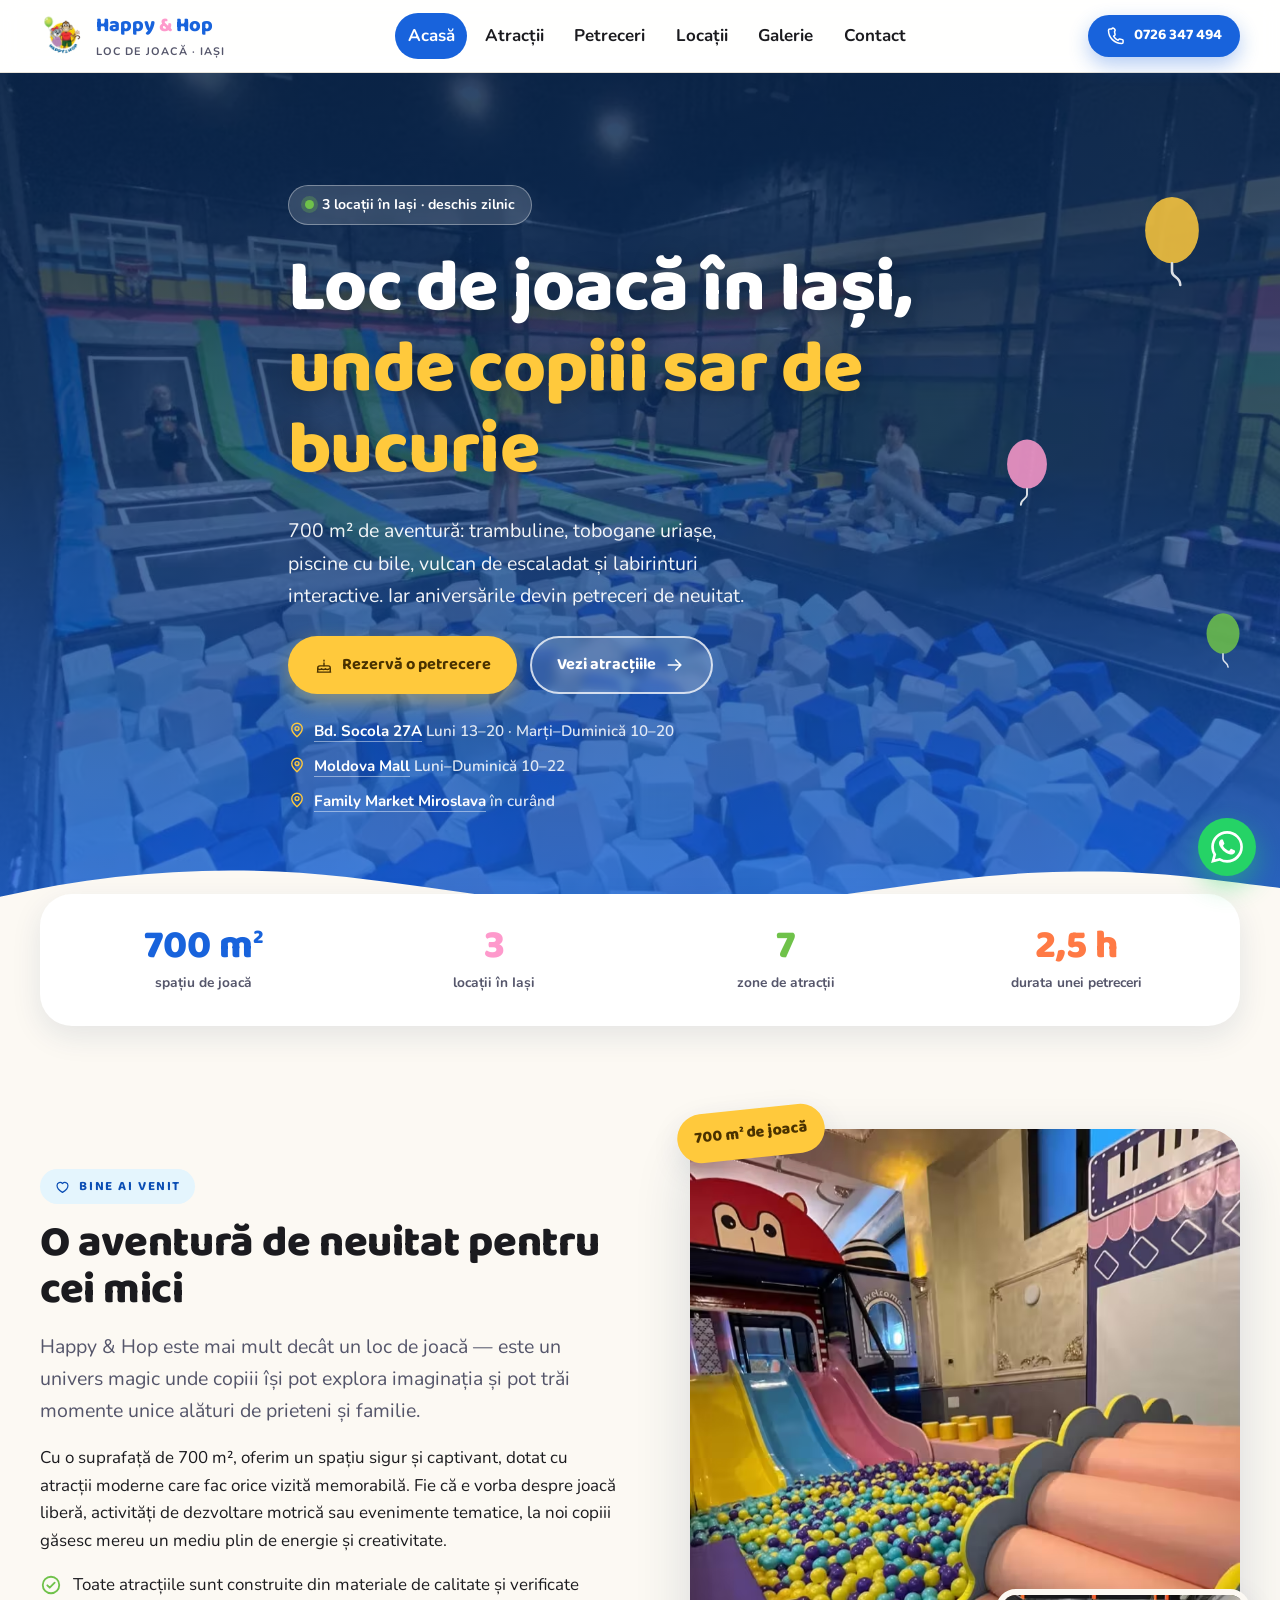
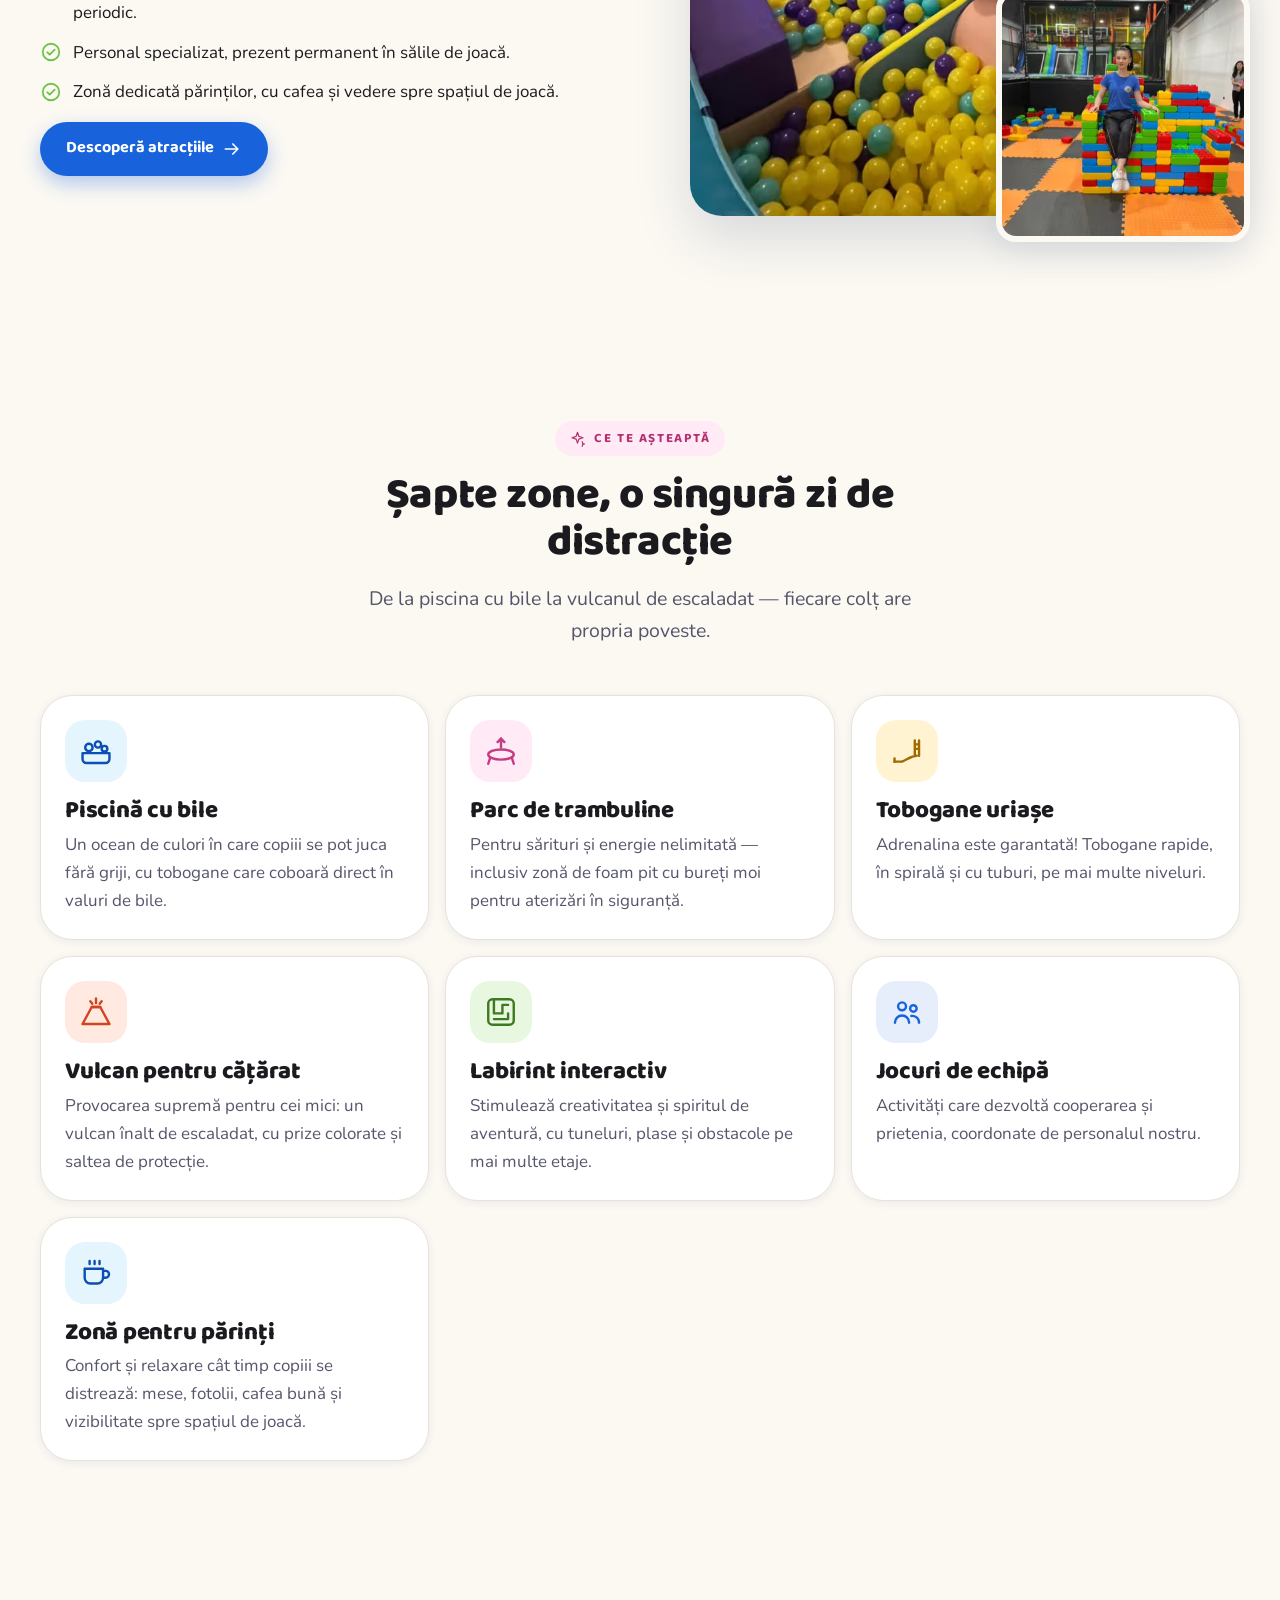
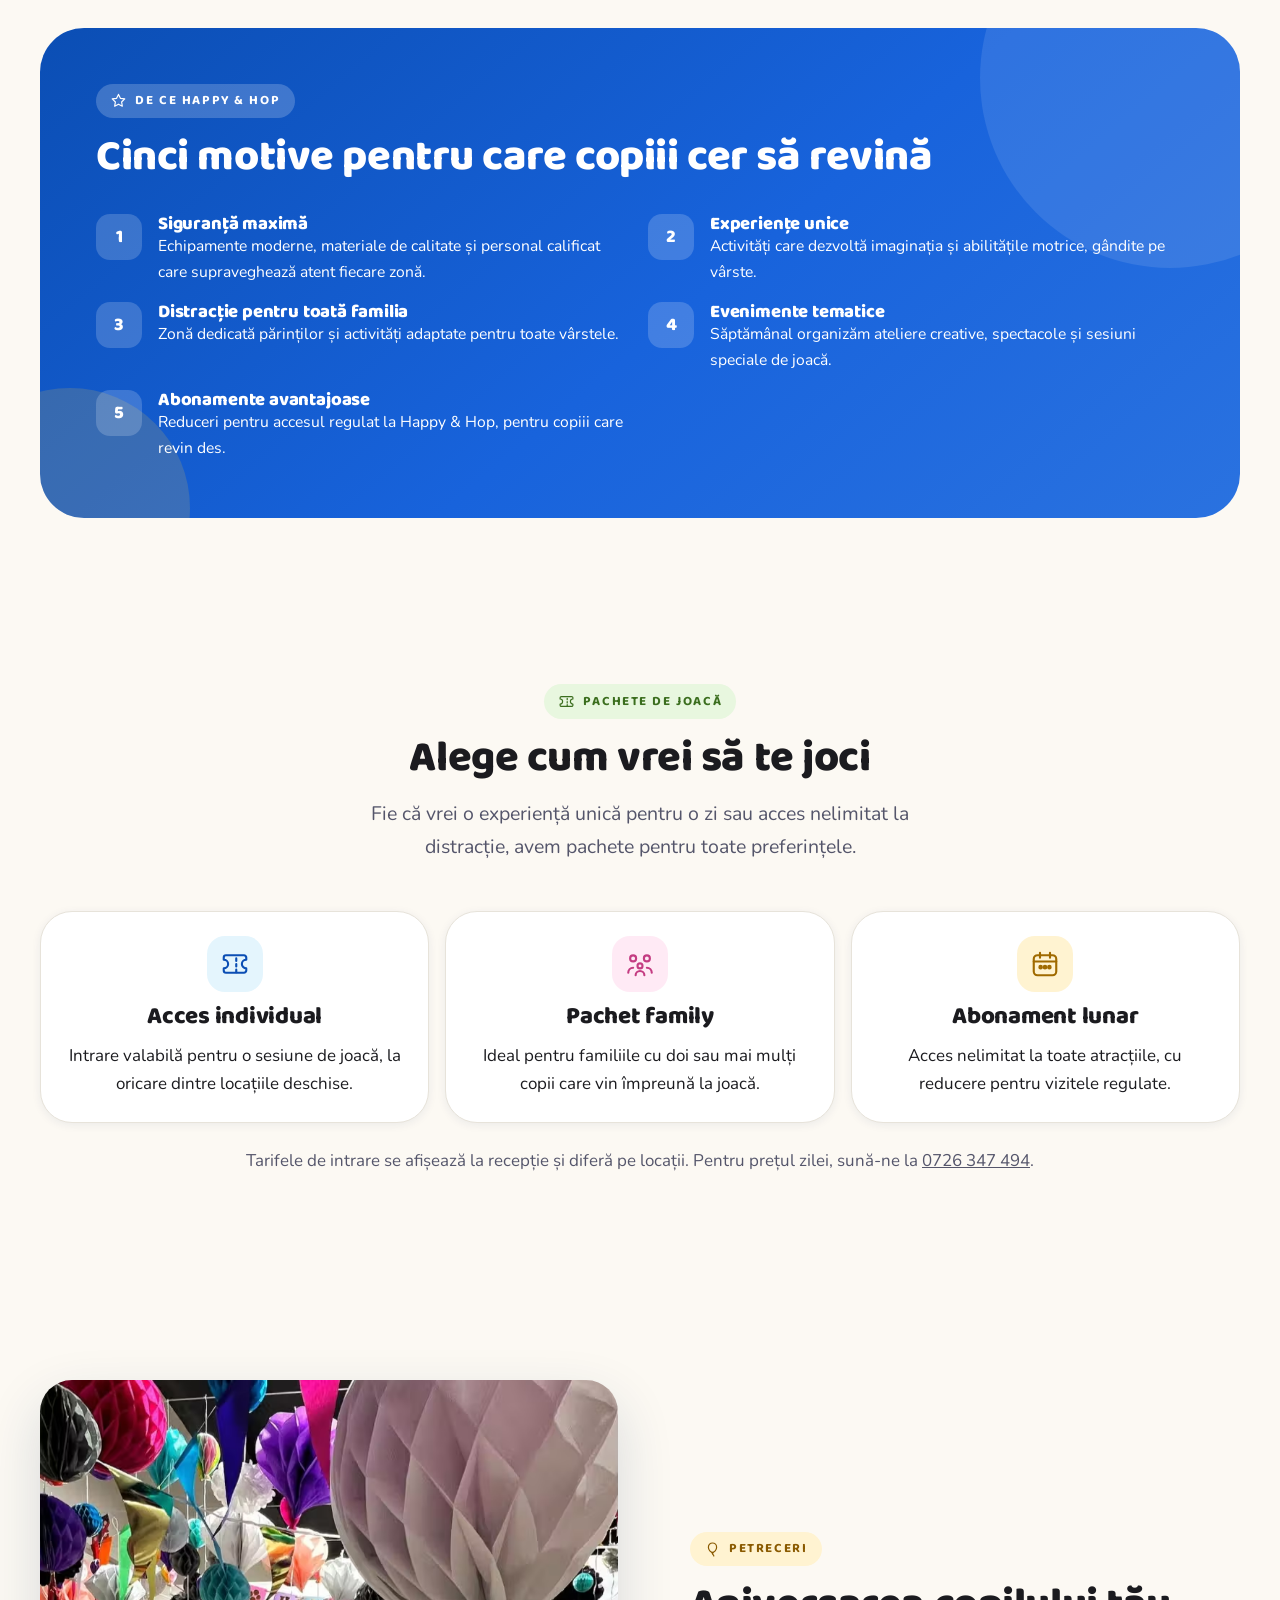
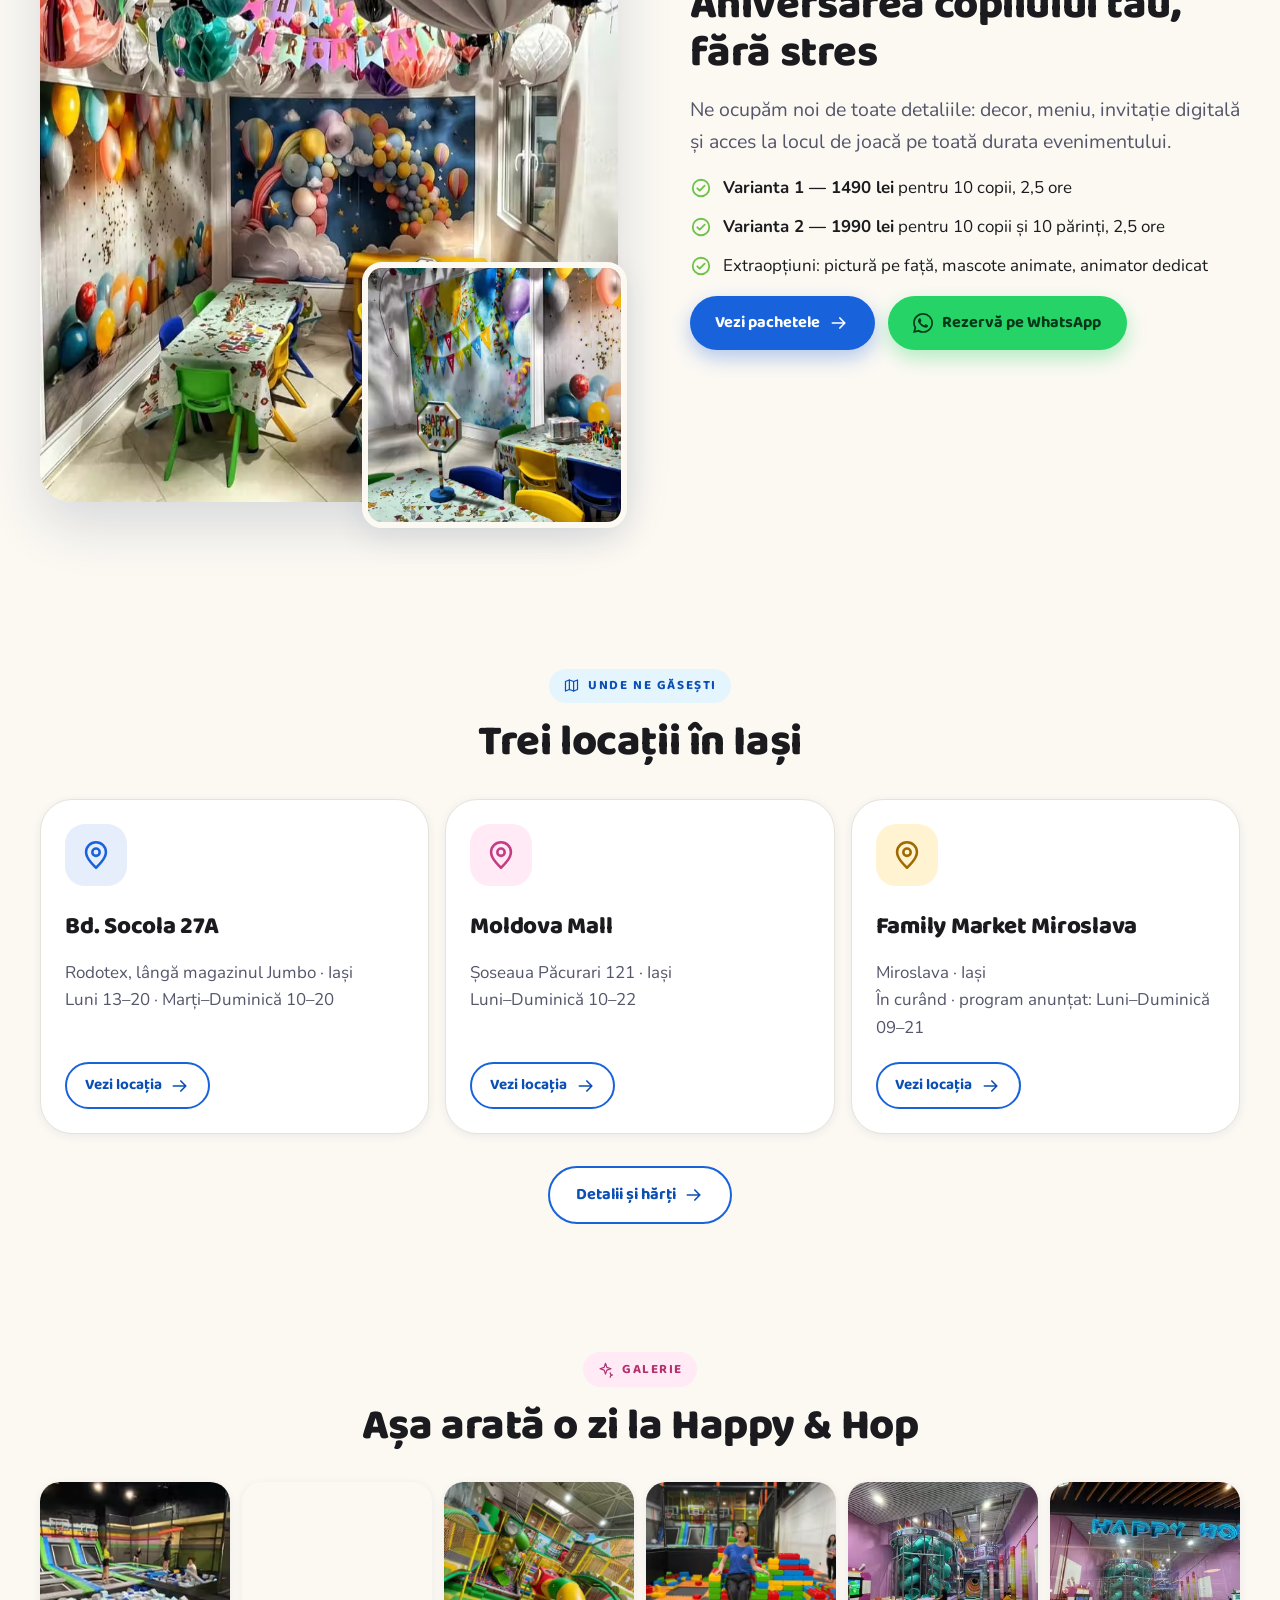
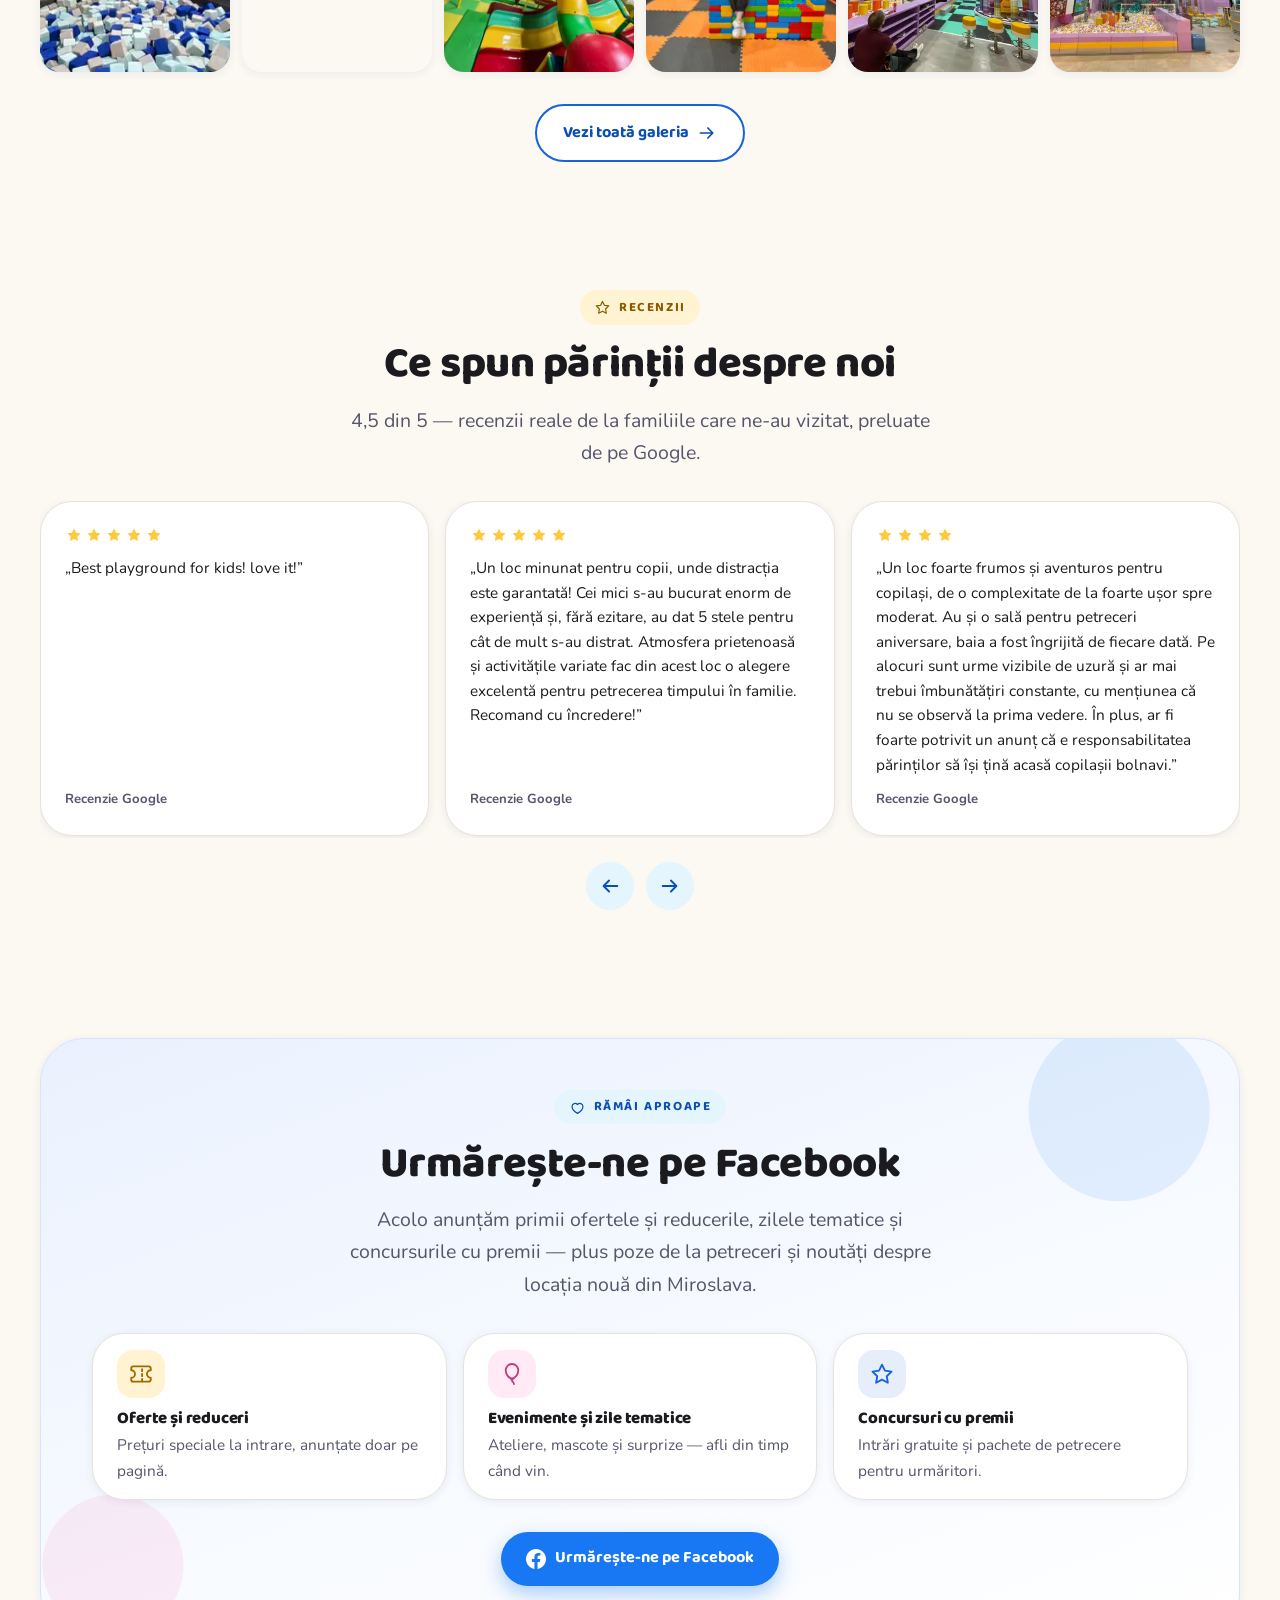
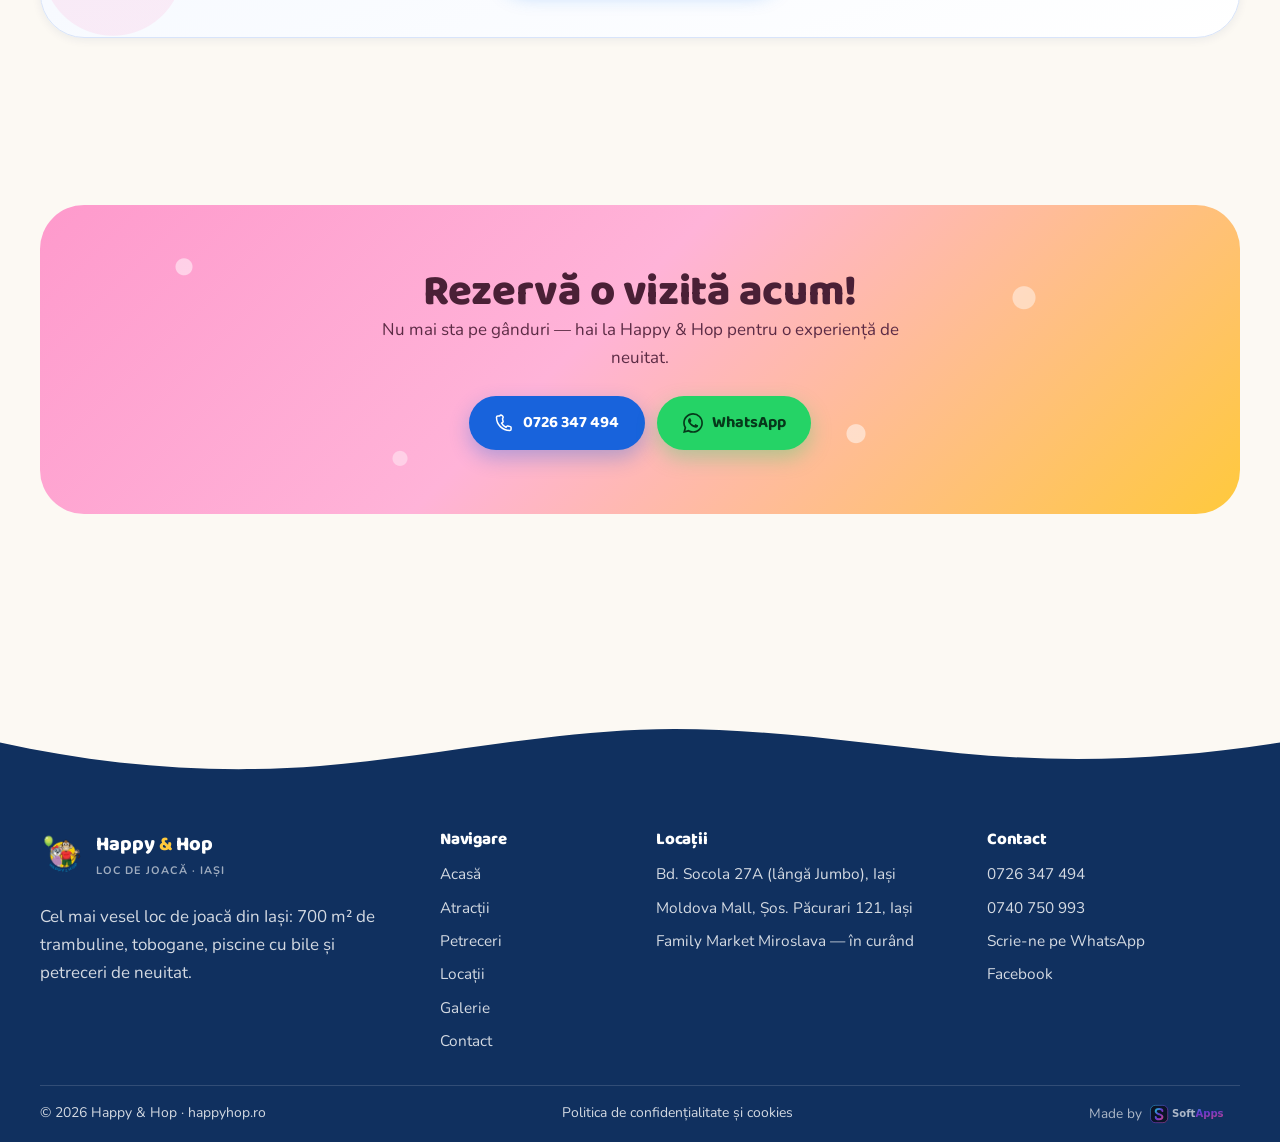
<file: index.html>
<!DOCTYPE html>
<html lang="ro">
<head>
<meta charset="utf-8">
<meta name="viewport" content="width=device-width, initial-scale=1">
<title>Loc de joacă pentru copii în Iași — trambuline și petreceri | Happy & Hop</title>
<meta name="description" content="Loc de joacă pentru copii în Iași: 700 m² de trambuline, tobogane uriașe, piscine cu bile și vulcan de escaladat. Trei locații și petreceri aniversare complete.">
<link rel="canonical" href="https://happyhop.ro/">
<meta name="theme-color" content="#1863DC">
<script>document.documentElement.className += " js";</script>

<meta property="og:type" content="website">
<meta property="og:locale" content="ro_RO">
<meta property="og:site_name" content="Happy &amp; Hop">
<meta property="og:title" content="Loc de joacă pentru copii în Iași — trambuline și petreceri | Happy & Hop">
<meta property="og:description" content="Loc de joacă pentru copii în Iași: 700 m² de trambuline, tobogane uriașe, piscine cu bile și vulcan de escaladat. Trei locații și petreceri aniversare complete.">
<meta property="og:url" content="https://happyhop.ro/">
<meta property="og:image" content="https://happyhop.ro/assets/brand/og-image.jpg">
<meta name="twitter:card" content="summary_large_image">

<link rel="icon" href="assets/brand/favicon.png" type="image/png">
<link rel="apple-touch-icon" href="assets/brand/apple-touch-icon.png">

<link rel="preconnect" href="https://fonts.googleapis.com">
<link rel="preconnect" href="https://fonts.gstatic.com" crossorigin>
<link rel="stylesheet" href="https://fonts.googleapis.com/css2?family=Baloo+2:wght@600;700;800&family=Nunito:wght@400;600;700&display=swap">
<link rel="stylesheet" href="css/base.css?v=6bb612c7">
<link rel="stylesheet" href="css/site.css?v=e37272ff">
<script type="application/ld+json">{"@context": "https://schema.org", "@graph": [{"@type": "Organization", "@id": "https://happyhop.ro/#organizatie", "name": "Happy & Hop", "url": "https://happyhop.ro/", "logo": {"@type": "ImageObject", "url": "https://happyhop.ro/assets/brand/logo.png", "width": 225, "height": 225}, "image": "https://happyhop.ro/assets/brand/og-image.jpg", "telephone": ["+40726347494", "+40740750993"], "areaServed": {"@type": "City", "name": "Iași"}, "sameAs": ["https://www.facebook.com/people/Happy-si-Hop/100064721647929/"]}, {"@type": "WebSite", "@id": "https://happyhop.ro/#site", "url": "https://happyhop.ro/", "name": "Happy & Hop", "inLanguage": "ro-RO", "publisher": {"@id": "https://happyhop.ro/#organizatie"}}, {"@type": "AmusementPark", "@id": "https://happyhop.ro/loc-de-joaca-socola.html#loc", "name": "Happy & Hop — Socola", "url": "https://happyhop.ro/loc-de-joaca-socola.html", "telephone": "+40726347494", "priceRange": "$$", "currenciesAccepted": "RON", "parentOrganization": {"@id": "https://happyhop.ro/#organizatie"}, "address": {"@type": "PostalAddress", "streetAddress": "Bulevardul Socola 27A", "addressLocality": "Iași", "addressRegion": "Iași", "addressCountry": "RO"}, "hasMap": "https://www.google.com/maps/place/Happy+and+Hop,+loc+de+joaca/@47.1445682,27.5935183,875m/data=!3m2!1e3!4b1!4m6!3m5!1s0x40cafb00235f5b6d:0xa5b64b726e2bd437!8m2!3d47.1445682!4d27.5960932!16s%2Fg%2F11w7l67_5k", "image": "https://happyhop.ro/assets/img/loc-de-joaca-tobogane-800.jpg", "geo": {"@type": "GeoCoordinates", "latitude": 47.1445682, "longitude": 27.5960932}, "openingHoursSpecification": [{"@type": "OpeningHoursSpecification", "dayOfWeek": ["Monday"], "opens": "13:00", "closes": "20:00"}, {"@type": "OpeningHoursSpecification", "dayOfWeek": ["Tuesday", "Wednesday", "Thursday", "Friday", "Saturday", "Sunday"], "opens": "10:00", "closes": "20:00"}]}, {"@type": "AmusementPark", "@id": "https://happyhop.ro/loc-de-joaca-moldova-mall.html#loc", "name": "Happy & Hop — Moldova Mall", "url": "https://happyhop.ro/loc-de-joaca-moldova-mall.html", "telephone": "+40726347494", "priceRange": "$$", "currenciesAccepted": "RON", "parentOrganization": {"@id": "https://happyhop.ro/#organizatie"}, "address": {"@type": "PostalAddress", "streetAddress": "Șoseaua Păcurari 121", "addressLocality": "Iași", "addressRegion": "Iași", "addressCountry": "RO"}, "hasMap": "https://www.google.com/maps/search/?api=1&query=47.1668234,27.513135", "image": "https://happyhop.ro/assets/img/moldova-mall-interior-800.jpg", "geo": {"@type": "GeoCoordinates", "latitude": 47.1668234, "longitude": 27.513135}, "openingHoursSpecification": [{"@type": "OpeningHoursSpecification", "dayOfWeek": ["Monday", "Tuesday", "Wednesday", "Thursday", "Friday", "Saturday", "Sunday"], "opens": "10:00", "closes": "22:00"}]}, {"@type": "AmusementPark", "@id": "https://happyhop.ro/loc-de-joaca-miroslava.html#loc", "name": "Happy & Hop — Miroslava", "url": "https://happyhop.ro/loc-de-joaca-miroslava.html", "telephone": "+40726347494", "priceRange": "$$", "currenciesAccepted": "RON", "parentOrganization": {"@id": "https://happyhop.ro/#organizatie"}, "address": {"@type": "PostalAddress", "streetAddress": "Family Market Miroslava", "addressLocality": "Miroslava", "addressRegion": "Iași", "addressCountry": "RO"}, "hasMap": "https://www.google.com/maps/place/Family+Market+Miroslava/@47.1461986,27.5270789,875m/data=!3m2!1e3!4b1!4m6!3m5!1s0x40cafbab75f19f37:0x28635c3a278bc3dd!8m2!3d47.1461986!4d27.5296538!16s%2Fg%2F11rz7mzkpr", "geo": {"@type": "GeoCoordinates", "latitude": 47.1461986, "longitude": 27.5296538}, "description": "Deschidere în curând."}]}</script>
</head>
<body>
<svg xmlns="http://www.w3.org/2000/svg" style="display:none" aria-hidden="true" focusable="false"><symbol id="i-arrow" viewBox="0 0 24 24" fill="none" stroke="currentColor" stroke-width="2" stroke-linecap="round" stroke-linejoin="round"><path d="M4 12h15m-6-6 6 6-6 6"/></symbol><symbol id="i-balloon" viewBox="0 0 24 24" fill="none" stroke="currentColor" stroke-width="1.7" stroke-linecap="round" stroke-linejoin="round"><path d="M12 2.8c3.3 0 5.8 2.6 5.8 6 0 3.9-3.4 7.4-5.8 7.4S6.2 12.7 6.2 8.8c0-3.4 2.5-6 5.8-6Z"/><path d="m11 16.2 1 1.6 1-1.6M12 17.8c0 2 1.8 1.4 1.8 3.4"/></symbol><symbol id="i-balls" viewBox="0 0 24 24" fill="none" stroke="currentColor" stroke-width="1.7" stroke-linecap="round" stroke-linejoin="round"><path d="M2.5 13.5h19v4.2a2.8 2.8 0 0 1-2.8 2.8H5.3a2.8 2.8 0 0 1-2.8-2.8Z"/><circle cx="7" cy="9.5" r="2.6"/><circle cx="13.4" cy="7.4" r="2.2"/><circle cx="18" cy="10.4" r="2"/></symbol><symbol id="i-cake" viewBox="0 0 24 24" fill="none" stroke="currentColor" stroke-width="1.7" stroke-linecap="round" stroke-linejoin="round"><path d="M4 20.5h16M4.5 20.5v-5a2.5 2.5 0 0 1 2.5-2.5h10a2.5 2.5 0 0 1 2.5 2.5v5"/><path d="M4.5 16.4c1.5 1.4 3.1 1.4 4.6 0 1.5 1.4 3.1 1.4 4.6 0 1.5 1.4 3.1 1.4 4.6 0M12 13V9.6M12 6.2v.9"/></symbol><symbol id="i-calendar" viewBox="0 0 24 24" fill="none" stroke="currentColor" stroke-width="1.7" stroke-linecap="round" stroke-linejoin="round"><rect x="3" y="5" width="18" height="16" rx="3"/><path d="M3 10h18M8 3v4M16 3v4"/><circle cx="8.5" cy="14.5" r="1"/><circle cx="12" cy="14.5" r="1"/><circle cx="15.5" cy="14.5" r="1"/></symbol><symbol id="i-check" viewBox="0 0 24 24" fill="none" stroke="currentColor" stroke-width="2" stroke-linecap="round" stroke-linejoin="round"><circle cx="12" cy="12" r="9"/><path d="m8 12.3 2.6 2.6L16 9.5"/></symbol><symbol id="i-close" viewBox="0 0 24 24" fill="none" stroke="currentColor" stroke-width="2" stroke-linecap="round"><path d="M6 6l12 12M18 6L6 18"/></symbol><symbol id="i-coffee" viewBox="0 0 24 24" fill="none" stroke="currentColor" stroke-width="1.7" stroke-linecap="round" stroke-linejoin="round"><path d="M4 9h13v6.4a4 4 0 0 1-4 4H8a4 4 0 0 1-4-4Z"/><path d="M17 10.5h1.8a2.4 2.4 0 1 1 0 4.8H17M7.5 3.5v2.2M11 3.5v2.2M14.5 3.5v2.2"/></symbol><symbol id="i-family" viewBox="0 0 24 24" fill="none" stroke="currentColor" stroke-width="1.7" stroke-linecap="round" stroke-linejoin="round"><circle cx="6.5" cy="7.5" r="2.4"/><circle cx="17.5" cy="7.5" r="2.4"/><circle cx="12" cy="13.5" r="2"/><path d="M2.6 19c0-2.2 1.7-4 3.9-4M17.5 15c2.2 0 3.9 1.8 3.9 4M8.5 21c0-1.9 1.6-3.4 3.5-3.4S15.5 19.1 15.5 21"/></symbol><symbol id="i-fb" viewBox="0 0 24 24" fill="currentColor"><path d="M24 12.07C24 5.4 18.63 0 12 0S0 5.4 0 12.07C0 18.1 4.39 23.1 10.13 24v-8.44H7.08v-3.49h3.05V9.41c0-3.02 1.79-4.69 4.53-4.69 1.31 0 2.68.24 2.68.24v2.96h-1.51c-1.49 0-1.96.93-1.96 1.89v2.26h3.33l-.53 3.49h-2.8V24C19.61 23.1 24 18.1 24 12.07Z"/></symbol><symbol id="i-heart" viewBox="0 0 24 24" fill="none" stroke="currentColor" stroke-width="1.7" stroke-linecap="round" stroke-linejoin="round"><path d="M12 20.3s-7.7-4.6-7.7-9.8a4.3 4.3 0 0 1 7.7-2.6 4.3 4.3 0 0 1 7.7 2.6c0 5.2-7.7 9.8-7.7 9.8Z"/></symbol><symbol id="i-map" viewBox="0 0 24 24" fill="none" stroke="currentColor" stroke-width="1.7" stroke-linecap="round" stroke-linejoin="round"><path d="M9 4.2 3.5 6.4v13.4L9 17.6l6 2.2 5.5-2.2V4.2L15 6.4 9 4.2Z"/><path d="M9 4.2v13.4M15 6.4v13.4"/></symbol><symbol id="i-maze" viewBox="0 0 24 24" fill="none" stroke="currentColor" stroke-width="1.7" stroke-linecap="round" stroke-linejoin="round"><rect x="3" y="3" width="18" height="18" rx="3"/><path d="M7 3v10h6V7h4M7 17h10M17 13v4"/></symbol><symbol id="i-menu" viewBox="0 0 24 24" fill="none" stroke="currentColor" stroke-width="2" stroke-linecap="round"><path d="M4 7h16M4 12h16M4 17h16"/></symbol><symbol id="i-phone" viewBox="0 0 24 24" fill="none" stroke="currentColor" stroke-width="1.8" stroke-linecap="round" stroke-linejoin="round"><path d="M6.6 3.5h-2A1.6 1.6 0 0 0 3 5.1C3 13.9 10.1 21 18.9 21a1.6 1.6 0 0 0 1.6-1.6v-2a1.1 1.1 0 0 0-.85-1.07l-3.2-.73a1.1 1.1 0 0 0-1.16.47l-.85 1.28a12.6 12.6 0 0 1-5.31-5.31l1.28-.85a1.1 1.1 0 0 0 .47-1.16l-.73-3.2A1.1 1.1 0 0 0 6.6 3.5Z"/></symbol><symbol id="i-pin" viewBox="0 0 24 24" fill="none" stroke="currentColor" stroke-width="1.8" stroke-linecap="round" stroke-linejoin="round"><path d="M12 21s7-6.1 7-11a7 7 0 1 0-14 0c0 4.9 7 11 7 11Z"/><circle cx="12" cy="10" r="2.6"/></symbol><symbol id="i-slide" viewBox="0 0 24 24" fill="none" stroke="currentColor" stroke-width="1.7" stroke-linecap="round" stroke-linejoin="round"><path d="M17.5 4.5v10.8M20.5 4.5v10.8M17.5 7.3h3M17.5 10.5h3M18.8 15.3C15.4 15.3 12 18 8.4 19.5H3.2"/><path d="M3.2 19.5v-2.2"/></symbol><symbol id="i-sparkle" viewBox="0 0 24 24" fill="none" stroke="currentColor" stroke-width="1.7" stroke-linecap="round" stroke-linejoin="round"><path d="M12 3.2 13.9 9l5.9 1.9-5.9 1.9L12 18.6l-1.9-5.8-5.9-1.9L10.1 9 12 3.2Z"/><path d="M18.6 16.6 19.4 19l2.4.8-2.4.8-.8 2.4"/></symbol><symbol id="i-star" viewBox="0 0 24 24" fill="none" stroke="currentColor" stroke-width="1.7" stroke-linecap="round" stroke-linejoin="round"><path d="m12 3.4 2.7 5.5 6.1.9-4.4 4.3 1 6-5.4-2.9-5.4 2.9 1-6-4.4-4.3 6.1-.9L12 3.4Z"/></symbol><symbol id="i-star-fill" viewBox="0 0 24 24" fill="currentColor"><path d="m12 3.4 2.7 5.5 6.1.9-4.4 4.3 1 6-5.4-2.9-5.4 2.9 1-6-4.4-4.3 6.1-.9L12 3.4Z"/></symbol><symbol id="i-team" viewBox="0 0 24 24" fill="none" stroke="currentColor" stroke-width="1.7" stroke-linecap="round" stroke-linejoin="round"><circle cx="8.5" cy="8" r="2.8"/><circle cx="16.5" cy="9.5" r="2.3"/><path d="M3.5 19.5c0-2.8 2.2-5 5-5s5 2.2 5 5M15 14.8c2.7-.3 5.5 1.4 5.5 4.7"/></symbol><symbol id="i-ticket" viewBox="0 0 24 24" fill="none" stroke="currentColor" stroke-width="1.7" stroke-linecap="round" stroke-linejoin="round"><path d="M3 8.5V6.8A1.8 1.8 0 0 1 4.8 5h14.4A1.8 1.8 0 0 1 21 6.8v1.7a3.5 3.5 0 0 0 0 7v1.7a1.8 1.8 0 0 1-1.8 1.8H4.8A1.8 1.8 0 0 1 3 17.2v-1.7a3.5 3.5 0 0 0 0-7Z"/><path d="M13 7.5v2m0 2.5v2m0 2.5v2"/></symbol><symbol id="i-tramp" viewBox="0 0 24 24" fill="none" stroke="currentColor" stroke-width="1.7" stroke-linecap="round" stroke-linejoin="round"><ellipse cx="12" cy="14.5" rx="9" ry="3.6"/><path d="M4.4 16.7 3 21m16.6-4.3L21 21M12 3.2v6.4m0-6.4L9.6 5.7M12 3.2l2.4 2.5"/></symbol><symbol id="i-volcano" viewBox="0 0 24 24" fill="none" stroke="currentColor" stroke-width="1.7" stroke-linecap="round" stroke-linejoin="round"><path d="M2.5 20.5h19L15 8.5H9L2.5 20.5Z"/><path d="M9 8.5h6M12 2.5v3.2M8 4.4l1.4 1.8M16 4.4l-1.4 1.8"/></symbol><symbol id="i-wa" viewBox="0 0 24 24" fill="currentColor"><path d="M17.47 14.38c-.3-.15-1.76-.87-2.03-.97-.27-.1-.47-.15-.67.15-.2.3-.77.97-.94 1.16-.17.2-.35.22-.64.08-.3-.15-1.26-.47-2.39-1.48-.88-.79-1.48-1.76-1.66-2.06-.17-.3-.02-.46.13-.6.14-.14.3-.35.45-.53.15-.17.2-.3.3-.5.1-.2.05-.37-.03-.52-.07-.15-.67-1.61-.91-2.2-.24-.58-.49-.5-.67-.51h-.57c-.2 0-.52.07-.8.37-.27.3-1.04 1.02-1.04 2.48s1.07 2.87 1.22 3.07c.15.2 2.1 3.2 5.08 4.49.7.3 1.26.49 1.69.62.71.23 1.36.2 1.87.12.57-.09 1.76-.72 2-1.41.25-.7.25-1.29.18-1.42-.08-.12-.27-.2-.57-.34m-5.42 7.4a9.87 9.87 0 0 1-5.03-1.38l-.36-.21-3.74.98 1-3.65-.24-.37a9.86 9.86 0 0 1-1.51-5.26c0-5.45 4.44-9.88 9.89-9.88 2.64 0 5.12 1.03 6.99 2.9a9.82 9.82 0 0 1 2.89 6.99c0 5.45-4.43 9.88-9.89 9.88m8.41-18.3A11.82 11.82 0 0 0 12.05 0C5.5 0 .16 5.34.16 11.89c0 2.1.55 4.14 1.59 5.95L.06 24l6.3-1.65a11.88 11.88 0 0 0 5.69 1.45c6.55 0 11.89-5.34 11.89-11.89 0-3.18-1.24-6.17-3.48-8.42Z"/></symbol></svg>

  <a class="skip-link" href="#main">Sari la conținut</a>

  <header class="site-header">
    <div class="container site-header__inner">
      <a class="brand" href="index.html">
        <img src="assets/brand/logo-104.png" alt="" width="46" height="46">
        <span>
          <span class="brand__name">Happy&nbsp;<span>&amp;</span>&nbsp;Hop</span>
          <span class="brand__tag">Loc de joacă · Iași</span>
        </span>
      </a>

      <nav class="nav" aria-label="Navigare principală">
        <ul>
          <li><a href="index.html" aria-current="page">Acasă</a></li>
          <li><a href="atractii.html">Atracții</a></li>
          <li><a href="petreceri.html">Petreceri</a></li>
          <li><a href="locatii.html">Locații</a></li>
          <li><a href="galerie.html">Galerie</a></li>
          <li><a href="contact.html">Contact</a></li>
        </ul>
      </nav>

      <a class="btn btn--primary btn--sm header-cta" href="tel:0726347494"><svg aria-hidden="true"><use href="#i-phone"></use></svg><span>0726 347 494</span></a>

      <button class="nav-toggle" type="button" data-nav-toggle aria-expanded="false" aria-controls="mobile-panel">
        <span class="sr-only">Deschide meniul</span><svg aria-hidden="true"><use href="#i-menu"></use></svg>
      </button>
    </div>
  </header>

  <div class="mobile-panel" id="mobile-panel" role="dialog" aria-modal="true" aria-label="Meniu principal" hidden>
    <div class="mobile-panel__top">
      <a class="brand" href="index.html">
        <img src="assets/brand/logo-104.png" alt="" width="46" height="46">
        <span class="brand__name">Happy&nbsp;<span>&amp;</span>&nbsp;Hop</span>
      </a>
      <button class="nav-toggle" type="button" data-nav-close>
        <span class="sr-only">Închide meniul</span><svg aria-hidden="true"><use href="#i-close"></use></svg>
      </button>
    </div>
    <nav aria-label="Navigare mobilă">
      <ul>
        <li><a href="index.html" aria-current="page">Acasă</a></li>
          <li><a href="atractii.html">Atracții</a></li>
          <li><a href="petreceri.html">Petreceri</a></li>
          <li><a href="locatii.html">Locații</a></li>
          <li><a href="galerie.html">Galerie</a></li>
          <li><a href="contact.html">Contact</a></li>
      </ul>
    </nav>
    <div class="mobile-panel__cta">
      <a class="btn btn--primary btn--block" href="tel:0726347494"><svg aria-hidden="true"><use href="#i-phone"></use></svg> Sună acum</a>
      <a class="btn btn--wa btn--block" href="https://wa.me/40726347494?text=Bun%C4%83%20ziua!%20A%C8%99%20dori%20informa%C8%9Bii%20despre%20Happy%20%26%20Hop." target="_blank" rel="noopener"><svg aria-hidden="true"><use href="#i-wa"></use></svg> WhatsApp</a>
    </div>
  </div>

  <main id="main">

    <section class="hero">
      <div class="hero__media">
        <picture><source type="image/avif" srcset="assets/img/trambuline-foam-pit-400.avif 400w, assets/img/trambuline-foam-pit-800.avif 800w, assets/img/trambuline-foam-pit-1600.avif 1600w" sizes="100vw"><img src="assets/img/trambuline-foam-pit-1600.jpg" srcset="assets/img/trambuline-foam-pit-400.jpg 400w, assets/img/trambuline-foam-pit-800.jpg 800w, assets/img/trambuline-foam-pit-1600.jpg 1600w" sizes="100vw" width="1600" height="900" alt="Parcul de trambuline Happy &amp; Hop, cu zonă de foam pit plină de bureți moi" loading="eager" fetchpriority="high" decoding="async"></picture>
      </div>

      <span class="floaty floaty--1" aria-hidden="true"><svg viewBox="0 0 60 90"><ellipse cx="30" cy="34" rx="26" ry="32" fill="#FFC93C"/><path d="M30 66v8c0 6 8 5 8 13" stroke="#fff" stroke-width="2.5" fill="none" stroke-linecap="round"/></svg></span>
      <span class="floaty floaty--2" aria-hidden="true"><svg viewBox="0 0 60 90"><ellipse cx="30" cy="34" rx="26" ry="32" fill="#FE9ACC"/><path d="M30 66v8c0 6-8 5-8 13" stroke="#fff" stroke-width="2.5" fill="none" stroke-linecap="round"/></svg></span>
      <span class="floaty floaty--3" aria-hidden="true"><svg viewBox="0 0 60 90"><ellipse cx="30" cy="34" rx="26" ry="32" fill="#6FC24A"/><path d="M30 66v8c0 6 8 5 8 13" stroke="#fff" stroke-width="2.5" fill="none" stroke-linecap="round"/></svg></span>

      <div class="container hero__inner">
        <span class="hero__badge"><span class="dot"></span> 3 locații în Iași · deschis zilnic</span>
        <h1>Loc de joacă în Iași, <span class="hl">unde copiii sar de bucurie</span></h1>
        <p>700&nbsp;m² de aventură: trambuline, tobogane uriașe, piscine cu bile, vulcan de escaladat și labirinturi interactive. Iar aniversările devin petreceri de neuitat.</p>
        <div class="hero__actions">
          <a class="btn btn--sun" href="petreceri.html"><svg aria-hidden="true"><use href="#i-cake"></use></svg> Rezervă o petrecere</a>
          <a class="btn btn--ghost" href="atractii.html">Vezi atracțiile <svg aria-hidden="true"><use href="#i-arrow"></use></svg></a>
        </div>
        <ul class="hero__facts">
          <li><svg aria-hidden="true"><use href="#i-pin"></use></svg> <span><a href="loc-de-joaca-socola.html">Bd. Socola 27A</a> <span>Luni 13–20 · Marți–Duminică 10–20</span></span></li>
          <li><svg aria-hidden="true"><use href="#i-pin"></use></svg> <span><a href="loc-de-joaca-moldova-mall.html">Moldova Mall</a> <span>Luni–Duminică 10–22</span></span></li>
          <li><svg aria-hidden="true"><use href="#i-pin"></use></svg> <span><a href="loc-de-joaca-miroslava.html">Family Market Miroslava</a> <span>în curând</span></span></li>
        </ul>
      </div>

      <div class="hero__wave" aria-hidden="true">
        <svg viewBox="0 0 1440 70" preserveAspectRatio="none"><path d="M0 70V28c130-24 260-30 390-18s260 34 390 30 260-30 390-34 180 6 270 14v50Z"/></svg>
      </div>
    </section>

    <div class="container">
      <div class="stats reveal">
        <div class="stat"><p class="stat__num"><span data-count="700">700</span>&nbsp;m<sup>2</sup></p><p class="stat__label">spațiu de joacă</p></div>
        <div class="stat"><p class="stat__num"><span data-count="3">3</span></p><p class="stat__label">locații în Iași</p></div>
        <div class="stat"><p class="stat__num"><span data-count="7">7</span></p><p class="stat__label">zone de atracții</p></div>
        <div class="stat"><p class="stat__num"><span data-count="2.5">2,5</span>&nbsp;h</p><p class="stat__label">durata unei petreceri</p></div>
      </div>
    </div>

    <section class="section">
      <div class="container split">
        <div class="split__body reveal">
          <span class="eyebrow"><svg aria-hidden="true"><use href="#i-heart"></use></svg> Bine ai venit</span>
          <h2>O aventură de neuitat pentru cei mici</h2>
          <p class="lead">Happy&nbsp;&amp;&nbsp;Hop este mai mult decât un loc de joacă — este un univers magic unde copiii își pot explora imaginația și pot trăi momente unice alături de prieteni și familie.</p>
          <p>Cu o suprafață de 700&nbsp;m², oferim un spațiu sigur și captivant, dotat cu atracții moderne care fac orice vizită memorabilă. Fie că e vorba despre joacă liberă, activități de dezvoltare motrică sau evenimente tematice, la noi copiii găsesc mereu un mediu plin de energie și creativitate.</p>
          <ul class="checklist">
            <li><svg aria-hidden="true"><use href="#i-check"></use></svg> <span>Toate atracțiile sunt construite din materiale de calitate și verificate periodic.</span></li>
            <li><svg aria-hidden="true"><use href="#i-check"></use></svg> <span>Personal specializat, prezent permanent în sălile de joacă.</span></li>
            <li><svg aria-hidden="true"><use href="#i-check"></use></svg> <span>Zonă dedicată părinților, cu cafea și vedere spre spațiul de joacă.</span></li>
          </ul>
          <p><a class="btn btn--primary" href="atractii.html">Descoperă atracțiile <svg aria-hidden="true"><use href="#i-arrow"></use></svg></a></p>
        </div>

        <div class="split__media reveal">
          <div class="collage">
            <span class="collage__sticker">700 m² de joacă</span>
            <div class="collage__main">
              <picture><source type="image/avif" srcset="assets/img/piscina-cu-bile-400.avif 400w, assets/img/piscina-cu-bile-800.avif 800w, assets/img/piscina-cu-bile-max.avif 810w" sizes="(min-width:768px) 45vw, 90vw"><img src="assets/img/piscina-cu-bile-max.jpg" srcset="assets/img/piscina-cu-bile-400.jpg 400w, assets/img/piscina-cu-bile-800.jpg 800w, assets/img/piscina-cu-bile-max.jpg 810w" sizes="(min-width:768px) 45vw, 90vw" width="800" height="1067" alt="Piscina cu bile de la Happy &amp; Hop, cu tobogane pastelate" loading="lazy" decoding="async"></picture>
            </div>
            <div class="collage__side">
              <picture><source type="image/avif" srcset="assets/img/trambuline-caramizi-400.avif 400w, assets/img/trambuline-caramizi-800.avif 800w" sizes="(min-width:768px) 22vw, 42vw"><img src="assets/img/trambuline-caramizi-800.jpg" srcset="assets/img/trambuline-caramizi-400.jpg 400w, assets/img/trambuline-caramizi-800.jpg 800w" sizes="(min-width:768px) 22vw, 42vw" width="800" height="1067" alt="Zona cu cărămizi gigant din parcul de trambuline" loading="lazy" decoding="async"></picture>
            </div>
          </div>
        </div>
      </div>
    </section>

    <section class="section">
      <div class="container">
        <div class="section-head reveal">
          <span class="eyebrow eyebrow--pink"><svg aria-hidden="true"><use href="#i-sparkle"></use></svg> Ce te așteaptă</span>
          <h2>Șapte zone, o singură zi de distracție</h2>
          <p class="lead">De la piscina cu bile la vulcanul de escaladat — fiecare colț are propria poveste.</p>
        </div>

        <div class="grid-cards" style="margin-top:var(--sp-7)">
        <article class="card reveal">
          <div class="card__icon i-sky"><svg aria-hidden="true"><use href="#i-balls"></use></svg></div>
          <h3>Piscină cu bile</h3>
          <p>Un ocean de culori în care copiii se pot juca fără griji, cu tobogane care coboară direct în valuri de bile.</p>
        </article>
        <article class="card reveal">
          <div class="card__icon i-pink"><svg aria-hidden="true"><use href="#i-tramp"></use></svg></div>
          <h3>Parc de trambuline</h3>
          <p>Pentru sărituri și energie nelimitată — inclusiv zonă de foam pit cu bureți moi pentru aterizări în siguranță.</p>
        </article>
        <article class="card reveal">
          <div class="card__icon i-yellow"><svg aria-hidden="true"><use href="#i-slide"></use></svg></div>
          <h3>Tobogane uriașe</h3>
          <p>Adrenalina este garantată! Tobogane rapide, în spirală și cu tuburi, pe mai multe niveluri.</p>
        </article>
        <article class="card reveal">
          <div class="card__icon i-orange"><svg aria-hidden="true"><use href="#i-volcano"></use></svg></div>
          <h3>Vulcan pentru cățărat</h3>
          <p>Provocarea supremă pentru cei mici: un vulcan înalt de escaladat, cu prize colorate și saltea de protecție.</p>
        </article>
        <article class="card reveal">
          <div class="card__icon i-green"><svg aria-hidden="true"><use href="#i-maze"></use></svg></div>
          <h3>Labirint interactiv</h3>
          <p>Stimulează creativitatea și spiritul de aventură, cu tuneluri, plase și obstacole pe mai multe etaje.</p>
        </article>
        <article class="card reveal">
          <div class="card__icon i-blue"><svg aria-hidden="true"><use href="#i-team"></use></svg></div>
          <h3>Jocuri de echipă</h3>
          <p>Activități care dezvoltă cooperarea și prietenia, coordonate de personalul nostru.</p>
        </article>
        <article class="card reveal">
          <div class="card__icon i-sky"><svg aria-hidden="true"><use href="#i-coffee"></use></svg></div>
          <h3>Zonă pentru părinți</h3>
          <p>Confort și relaxare cât timp copiii se distrează: mese, fotolii, cafea bună și vizibilitate spre spațiul de joacă.</p>
        </article>
        </div>
      </div>
    </section>

    <section class="section--tight">
      <div class="container">
        <div class="panel reveal">
          <span class="eyebrow"><svg aria-hidden="true"><use href="#i-star"></use></svg> De ce Happy&nbsp;&amp;&nbsp;Hop</span>
          <h2 style="margin-top:var(--sp-4)">Cinci motive pentru care copiii cer să revină</h2>
          <div class="reasons">
          <div class="reason">
            <span class="reason__badge">1</span>
            <div>
              <h3>Siguranță maximă</h3>
              <p>Echipamente moderne, materiale de calitate și personal calificat care supraveghează atent fiecare zonă.</p>
            </div>
          </div>
          <div class="reason">
            <span class="reason__badge">2</span>
            <div>
              <h3>Experiențe unice</h3>
              <p>Activități care dezvoltă imaginația și abilitățile motrice, gândite pe vârste.</p>
            </div>
          </div>
          <div class="reason">
            <span class="reason__badge">3</span>
            <div>
              <h3>Distracție pentru toată familia</h3>
              <p>Zonă dedicată părinților și activități adaptate pentru toate vârstele.</p>
            </div>
          </div>
          <div class="reason">
            <span class="reason__badge">4</span>
            <div>
              <h3>Evenimente tematice</h3>
              <p>Săptămânal organizăm ateliere creative, spectacole și sesiuni speciale de joacă.</p>
            </div>
          </div>
          <div class="reason">
            <span class="reason__badge">5</span>
            <div>
              <h3>Abonamente avantajoase</h3>
              <p>Reduceri pentru accesul regulat la Happy&nbsp;&amp;&nbsp;Hop, pentru copiii care revin des.</p>
            </div>
          </div>
          </div>
        </div>
      </div>
    </section>

    <section class="section">
      <div class="container">
        <div class="section-head reveal">
          <span class="eyebrow eyebrow--green"><svg aria-hidden="true"><use href="#i-ticket"></use></svg> Pachete de joacă</span>
          <h2>Alege cum vrei să te joci</h2>
          <p class="lead">Fie că vrei o experiență unică pentru o zi sau acces nelimitat la distracție, avem pachete pentru toate preferințele.</p>
        </div>

        <div class="grid-cards" style="margin-top:var(--sp-7)">
          <article class="pass-card reveal">
            <div class="pass-card__icon i-sky"><svg aria-hidden="true"><use href="#i-ticket"></use></svg></div>
            <h3>Acces individual</h3>
            <p>Intrare valabilă pentru o sesiune de joacă, la oricare dintre locațiile deschise.</p>
          </article>
          <article class="pass-card reveal">
            <div class="pass-card__icon i-pink"><svg aria-hidden="true"><use href="#i-family"></use></svg></div>
            <h3>Pachet family</h3>
            <p>Ideal pentru familiile cu doi sau mai mulți copii care vin împreună la joacă.</p>
          </article>
          <article class="pass-card reveal">
            <div class="pass-card__icon i-yellow"><svg aria-hidden="true"><use href="#i-calendar"></use></svg></div>
            <h3>Abonament lunar</h3>
            <p>Acces nelimitat la toate atracțiile, cu reducere pentru vizitele regulate.</p>
          </article>
        </div>

        <p class="text-center" style="margin-top:var(--sp-5);color:var(--hh-muted)">Tarifele de intrare se afișează la recepție și diferă pe locații. Pentru prețul zilei, sună-ne la <a href="tel:0726347494">0726 347 494</a>.</p>
      </div>
    </section>

    <section class="section">
      <div class="container split split--reverse">
        <div class="split__body reveal">
          <span class="eyebrow eyebrow--yellow"><svg aria-hidden="true"><use href="#i-balloon"></use></svg> Petreceri</span>
          <h2>Aniversarea copilului tău, fără stres</h2>
          <p class="lead">Ne ocupăm noi de toate detaliile: decor, meniu, invitație digitală și acces la locul de joacă pe toată durata evenimentului.</p>
          <ul class="checklist">
            <li><svg aria-hidden="true"><use href="#i-check"></use></svg> <span><strong>Varianta 1 — 1490 lei</strong> pentru 10 copii, 2,5 ore</span></li>
            <li><svg aria-hidden="true"><use href="#i-check"></use></svg> <span><strong>Varianta 2 — 1990 lei</strong> pentru 10 copii și 10 părinți, 2,5 ore</span></li>
            <li><svg aria-hidden="true"><use href="#i-check"></use></svg> <span>Extraopțiuni: pictură pe față, mascote animate, animator dedicat</span></li>
          </ul>
          <div class="hero__actions">
            <a class="btn btn--primary" href="petreceri.html">Vezi pachetele <svg aria-hidden="true"><use href="#i-arrow"></use></svg></a>
            <a class="btn btn--wa" href="https://wa.me/40726347494?text=Bun%C4%83%20ziua!%20A%C8%99%20dori%20s%C4%83%20rezerv%20o%20petrecere%20la%20Happy%20%26%20Hop." target="_blank" rel="noopener"><svg aria-hidden="true"><use href="#i-wa"></use></svg> Rezervă pe WhatsApp</a>
          </div>
        </div>
        <div class="split__media reveal">
          <div class="collage">
            <div class="collage__main">
              <picture><source type="image/avif" srcset="assets/img/sala-petreceri-400.avif 400w, assets/img/sala-petreceri-800.avif 800w, assets/img/sala-petreceri-max.avif 810w" sizes="(min-width:768px) 45vw, 90vw"><img src="assets/img/sala-petreceri-max.jpg" srcset="assets/img/sala-petreceri-400.jpg 400w, assets/img/sala-petreceri-800.jpg 800w, assets/img/sala-petreceri-max.jpg 810w" sizes="(min-width:768px) 45vw, 90vw" width="800" height="1067" alt="Sala de petreceri Happy &amp; Hop, decorată cu rozete de hârtie și baloane" loading="lazy" decoding="async"></picture>
            </div>
            <div class="collage__side">
              <picture><source type="image/avif" srcset="assets/img/petrecere-decor-400.avif 400w, assets/img/petrecere-decor-800.avif 800w" sizes="(min-width:768px) 22vw, 42vw"><img src="assets/img/petrecere-decor-800.jpg" srcset="assets/img/petrecere-decor-400.jpg 400w, assets/img/petrecere-decor-800.jpg 800w" sizes="(min-width:768px) 22vw, 42vw" width="800" height="1067" alt="Masă de petrecere cu fundal foto Happy Birthday" loading="lazy" decoding="async"></picture>
            </div>
          </div>
        </div>
      </div>
    </section>

    <section class="section--tight">
      <div class="container">
        <div class="section-head reveal">
          <span class="eyebrow"><svg aria-hidden="true"><use href="#i-map"></use></svg> Unde ne găsești</span>
          <h2>Trei locații în Iași</h2>
        </div>

        <div class="grid-cards" style="margin-top:var(--sp-6)">
          <article class="card card--cta reveal">
            <div class="card__icon i-blue"><svg aria-hidden="true"><use href="#i-pin"></use></svg></div>
            <h3><a href="loc-de-joaca-socola.html" style="text-decoration:none">Bd. Socola 27A</a></h3>
            <p>Rodotex, lângă magazinul Jumbo · Iași<br>Luni 13–20 · Marți–Duminică 10–20</p>
            <a class="btn btn--outline btn--sm" href="loc-de-joaca-socola.html">Vezi locația <svg aria-hidden="true"><use href="#i-arrow"></use></svg></a>
          </article>
          <article class="card card--cta reveal">
            <div class="card__icon i-pink"><svg aria-hidden="true"><use href="#i-pin"></use></svg></div>
            <h3><a href="loc-de-joaca-moldova-mall.html" style="text-decoration:none">Moldova Mall</a></h3>
            <p>Șoseaua Păcurari 121 · Iași<br>Luni–Duminică 10–22</p>
            <a class="btn btn--outline btn--sm" href="loc-de-joaca-moldova-mall.html">Vezi locația <svg aria-hidden="true"><use href="#i-arrow"></use></svg></a>
          </article>
          <article class="card card--cta reveal">
            <div class="card__icon i-yellow"><svg aria-hidden="true"><use href="#i-pin"></use></svg></div>
            <h3><a href="loc-de-joaca-miroslava.html" style="text-decoration:none">Family Market Miroslava</a></h3>
            <p>Miroslava · Iași<br>În curând · program anunțat: Luni–Duminică 09–21</p>
            <a class="btn btn--outline btn--sm" href="loc-de-joaca-miroslava.html">Vezi locația <svg aria-hidden="true"><use href="#i-arrow"></use></svg></a>
          </article>
        </div>

        <p class="text-center" style="margin-top:var(--sp-6)"><a class="btn btn--outline" href="locatii.html">Detalii și hărți <svg aria-hidden="true"><use href="#i-arrow"></use></svg></a></p>
      </div>
    </section>

    <section class="section--tight">
      <div class="container">
        <div class="section-head reveal">
          <span class="eyebrow eyebrow--pink"><svg aria-hidden="true"><use href="#i-sparkle"></use></svg> Galerie</span>
          <h2>Așa arată o zi la Happy&nbsp;&amp;&nbsp;Hop</h2>
        </div>
        <div class="gallery-strip" style="margin-top:var(--sp-6)">
          <a href="galerie.html" aria-label="Vezi galeria foto"><picture><source type="image/avif" srcset="assets/img/trambuline-foam-pit-400.avif 400w, assets/img/trambuline-foam-pit-800.avif 800w" sizes="(min-width:1024px) 16vw, (min-width:768px) 30vw, 45vw"><img src="assets/img/trambuline-foam-pit-800.jpg" srcset="assets/img/trambuline-foam-pit-400.jpg 400w, assets/img/trambuline-foam-pit-800.jpg 800w" sizes="(min-width:1024px) 16vw, (min-width:768px) 30vw, 45vw" width="800" height="450" alt="Parcul de trambuline cu foam pit plin de bureți moi" loading="lazy" decoding="async"></picture></a>
          <a href="galerie.html" aria-label="Vezi galeria foto"><picture><source type="image/avif" srcset="assets/img/piscina-cu-bile-400.avif 400w, assets/img/piscina-cu-bile-800.avif 800w" sizes="(min-width:1024px) 16vw, (min-width:768px) 30vw, 45vw"><img src="assets/img/piscina-cu-bile-800.jpg" srcset="assets/img/piscina-cu-bile-400.jpg 400w, assets/img/piscina-cu-bile-800.jpg 800w" sizes="(min-width:1024px) 16vw, (min-width:768px) 30vw, 45vw" width="800" height="1067" alt="Piscina cu bile și toboganele pastelate" loading="lazy" decoding="async"></picture></a>
          <a href="galerie.html" aria-label="Vezi galeria foto"><picture><source type="image/avif" srcset="assets/img/loc-de-joaca-tobogane-400.avif 400w, assets/img/loc-de-joaca-tobogane-800.avif 800w" sizes="(min-width:1024px) 16vw, (min-width:768px) 30vw, 45vw"><img src="assets/img/loc-de-joaca-tobogane-800.jpg" srcset="assets/img/loc-de-joaca-tobogane-400.jpg 400w, assets/img/loc-de-joaca-tobogane-800.jpg 800w" sizes="(min-width:1024px) 16vw, (min-width:768px) 30vw, 45vw" width="800" height="1067" alt="Structura de joacă pe mai multe niveluri, cu tobogane colorate" loading="lazy" decoding="async"></picture></a>
          <a href="galerie.html" aria-label="Vezi galeria foto"><picture><source type="image/avif" srcset="assets/img/trambuline-caramizi-400.avif 400w, assets/img/trambuline-caramizi-800.avif 800w" sizes="(min-width:1024px) 16vw, (min-width:768px) 30vw, 45vw"><img src="assets/img/trambuline-caramizi-800.jpg" srcset="assets/img/trambuline-caramizi-400.jpg 400w, assets/img/trambuline-caramizi-800.jpg 800w" sizes="(min-width:1024px) 16vw, (min-width:768px) 30vw, 45vw" width="800" height="1067" alt="Zona de cărămizi gigant, lângă parcul de trambuline" loading="lazy" decoding="async"></picture></a>
          <a href="galerie.html" aria-label="Vezi galeria foto"><picture><source type="image/avif" srcset="assets/img/moldova-mall-interior-400.avif 400w, assets/img/moldova-mall-interior-800.avif 800w" sizes="(min-width:1024px) 16vw, (min-width:768px) 30vw, 45vw"><img src="assets/img/moldova-mall-interior-800.jpg" srcset="assets/img/moldova-mall-interior-400.jpg 400w, assets/img/moldova-mall-interior-800.jpg 800w" sizes="(min-width:1024px) 16vw, (min-width:768px) 30vw, 45vw" width="800" height="600" alt="Interiorul locației din Moldova Mall, cu tobogan în spirală" loading="lazy" decoding="async"></picture></a>
          <a href="galerie.html" aria-label="Vezi galeria foto"><picture><source type="image/avif" srcset="assets/img/moldova-mall-fatada-400.avif 400w, assets/img/moldova-mall-fatada-800.avif 800w" sizes="(min-width:1024px) 16vw, (min-width:768px) 30vw, 45vw"><img src="assets/img/moldova-mall-fatada-800.jpg" srcset="assets/img/moldova-mall-fatada-400.jpg 400w, assets/img/moldova-mall-fatada-800.jpg 800w" sizes="(min-width:1024px) 16vw, (min-width:768px) 30vw, 45vw" width="800" height="600" alt="Intrarea Happy &amp; Hop din Moldova Mall, cu litere-balon" loading="lazy" decoding="async"></picture></a>
        </div>
        <p class="text-center" style="margin-top:var(--sp-6)"><a class="btn btn--outline" href="galerie.html">Vezi toată galeria <svg aria-hidden="true"><use href="#i-arrow"></use></svg></a></p>
      </div>
    </section>

    <section class="section--tight">
      <div class="container">
        <div class="section-head reveal">
          <span class="eyebrow eyebrow--yellow"><svg aria-hidden="true"><use href="#i-star"></use></svg> Recenzii</span>
          <h2>Ce spun părinții despre noi</h2>
          <p class="lead">4,5 din 5 — recenzii reale de la familiile care ne-au vizitat, preluate de pe Google.</p>
        </div>

        <div class="reviews-slider" style="margin-top:var(--sp-6)" data-slider>
          <div class="reviews-slider__track" data-slider-track>
            <article class="review-card reveal">
              <div class="review-card__stars" aria-label="5 din 5 stele"><svg aria-hidden="true"><use href="#i-star-fill"></use></svg><svg aria-hidden="true"><use href="#i-star-fill"></use></svg><svg aria-hidden="true"><use href="#i-star-fill"></use></svg><svg aria-hidden="true"><use href="#i-star-fill"></use></svg><svg aria-hidden="true"><use href="#i-star-fill"></use></svg></div>
              <p>„Best playground for kids! love it!”</p>
              <span class="review-card__src">Recenzie Google</span>
            </article>
            <article class="review-card reveal">
              <div class="review-card__stars" aria-label="5 din 5 stele"><svg aria-hidden="true"><use href="#i-star-fill"></use></svg><svg aria-hidden="true"><use href="#i-star-fill"></use></svg><svg aria-hidden="true"><use href="#i-star-fill"></use></svg><svg aria-hidden="true"><use href="#i-star-fill"></use></svg><svg aria-hidden="true"><use href="#i-star-fill"></use></svg></div>
              <p>„Un loc minunat pentru copii, unde distracția este garantată! Cei mici s-au bucurat enorm de experiență și, fără ezitare, au dat 5 stele pentru cât de mult s-au distrat. Atmosfera prietenoasă și activitățile variate fac din acest loc o alegere excelentă pentru petrecerea timpului în familie. Recomand cu încredere!”</p>
              <span class="review-card__src">Recenzie Google</span>
            </article>
            <article class="review-card reveal">
              <div class="review-card__stars" aria-label="4 din 5 stele"><svg aria-hidden="true"><use href="#i-star-fill"></use></svg><svg aria-hidden="true"><use href="#i-star-fill"></use></svg><svg aria-hidden="true"><use href="#i-star-fill"></use></svg><svg aria-hidden="true"><use href="#i-star-fill"></use></svg></div>
              <p>„Un loc foarte frumos și aventuros pentru copilași, de o complexitate de la foarte ușor spre moderat. Au și o sală pentru petreceri aniversare, baia a fost îngrijită de fiecare dată. Pe alocuri sunt urme vizibile de uzură și ar mai trebui îmbunătățiri constante, cu mențiunea că nu se observă la prima vedere. În plus, ar fi foarte potrivit un anunț că e responsabilitatea părinților să își țină acasă copilașii bolnavi.”</p>
              <span class="review-card__src">Recenzie Google</span>
            </article>
            <article class="review-card reveal">
              <div class="review-card__stars" aria-label="5 din 5 stele"><svg aria-hidden="true"><use href="#i-star-fill"></use></svg><svg aria-hidden="true"><use href="#i-star-fill"></use></svg><svg aria-hidden="true"><use href="#i-star-fill"></use></svg><svg aria-hidden="true"><use href="#i-star-fill"></use></svg><svg aria-hidden="true"><use href="#i-star-fill"></use></svg></div>
              <p>„Un spațiu foarte distractiv și cerut de copilul nostru de 2 ani și jumătate. Aș menționa că e bine ca un părinte să fie cu ochii pe copil, pentru că în graba lor de copii se întâmplă des să se împingă sau lovească unii pe alții în diversele secțiuni de acolo.”</p>
              <span class="review-card__src">Recenzie Google</span>
            </article>
            <article class="review-card reveal">
              <div class="review-card__stars" aria-label="5 din 5 stele"><svg aria-hidden="true"><use href="#i-star-fill"></use></svg><svg aria-hidden="true"><use href="#i-star-fill"></use></svg><svg aria-hidden="true"><use href="#i-star-fill"></use></svg><svg aria-hidden="true"><use href="#i-star-fill"></use></svg><svg aria-hidden="true"><use href="#i-star-fill"></use></svg></div>
              <p>„Spațiul foarte mare, diversificat cât să satisfacă toți piticii care se plictisesc repede și caută activități mai diverse — însă în ziua în care am fost noi a fost foarte frig în interior. Ușa se deschide larg și tot frigul se simte cam până la jumătatea spațiului. În spate, spațiul era ok ca și temperatură.”</p>
              <span class="review-card__src">Recenzie Google</span>
            </article>
          </div>
          <div class="reviews-slider__nav">
            <button type="button" class="slider-btn" data-slider-prev aria-label="Recenzia anterioară"><svg aria-hidden="true" style="transform:scaleX(-1)"><use href="#i-arrow"></use></svg></button>
            <button type="button" class="slider-btn" data-slider-next aria-label="Recenzia următoare"><svg aria-hidden="true"><use href="#i-arrow"></use></svg></button>
          </div>
        </div>
      </div>
    </section>

    <section class="section--tight">
      <div class="container">
        <div class="social-band reveal">
          <div class="social-band__head">
            <span class="eyebrow"><svg aria-hidden="true"><use href="#i-heart"></use></svg> Rămâi aproape</span>
            <h2>Urmărește-ne pe Facebook</h2>
            <p class="lead">Acolo anunțăm primii ofertele și reducerile, zilele tematice și concursurile cu premii — plus poze de la petreceri și noutăți despre locația nouă din Miroslava.</p>
          </div>

          <ul class="social-perks">
            <li>
              <span class="social-perks__icon i-yellow"><svg aria-hidden="true"><use href="#i-ticket"></use></svg></span>
              <div>
                <h3>Oferte și reduceri</h3>
                <p>Prețuri speciale la intrare, anunțate doar pe pagină.</p>
              </div>
            </li>
            <li>
              <span class="social-perks__icon i-pink"><svg aria-hidden="true"><use href="#i-balloon"></use></svg></span>
              <div>
                <h3>Evenimente și zile tematice</h3>
                <p>Ateliere, mascote și surprize — afli din timp când vin.</p>
              </div>
            </li>
            <li>
              <span class="social-perks__icon i-blue"><svg aria-hidden="true"><use href="#i-star"></use></svg></span>
              <div>
                <h3>Concursuri cu premii</h3>
                <p>Intrări gratuite și pachete de petrecere pentru urmăritori.</p>
              </div>
            </li>
          </ul>

          <div class="social-band__actions">
            <a class="btn btn--fb" href="https://www.facebook.com/people/Happy-si-Hop/100064721647929/" target="_blank" rel="noopener"><svg aria-hidden="true"><use href="#i-fb"></use></svg> Urmărește-ne pe Facebook</a>
          </div>
        </div>
      </div>
    </section>

    <section class="section">
      <div class="container">
        <div class="cta-band reveal">
          <h2>Rezervă o vizită acum!</h2>
          <p>Nu mai sta pe gânduri — hai la Happy&nbsp;&amp;&nbsp;Hop pentru o experiență de neuitat.</p>
          <div class="cta-band__actions">
            <a class="btn btn--primary" href="tel:0726347494"><svg aria-hidden="true"><use href="#i-phone"></use></svg> 0726 347 494</a>
            <a class="btn btn--wa" href="https://wa.me/40726347494?text=Bun%C4%83%20ziua!%20A%C8%99%20dori%20informa%C8%9Bii%20despre%20Happy%20%26%20Hop." target="_blank" rel="noopener"><svg aria-hidden="true"><use href="#i-wa"></use></svg> WhatsApp</a>
          </div>
        </div>
      </div>
    </section>

  </main>

  <footer class="site-footer">
    <div class="site-footer__wave" aria-hidden="true">
      <svg viewBox="0 0 1440 60" preserveAspectRatio="none"><path d="M0 60V22c120 22 240 30 360 22s240-30 360-34 240 12 360 22 240 6 360-10v38Z"/></svg>
    </div>
    <div class="container">
      <div class="site-footer__grid">
        <div>
          <a class="brand" href="index.html">
            <img src="assets/brand/logo-104.png" alt="" width="52" height="52">
            <span>
              <span class="brand__name">Happy&nbsp;<span>&amp;</span>&nbsp;Hop</span>
              <span class="brand__tag">Loc de joacă · Iași</span>
            </span>
          </a>
          <p style="margin-top:1rem;max-width:34ch">Cel mai vesel loc de joacă din Iași: 700&nbsp;m² de trambuline, tobogane, piscine cu bile și petreceri de neuitat.</p>
        </div>

        <div>
          <h3>Navigare</h3>
          <ul class="footer-list">
            <li><a href="index.html">Acasă</a></li>
            <li><a href="atractii.html">Atracții</a></li>
            <li><a href="petreceri.html">Petreceri</a></li>
            <li><a href="locatii.html">Locații</a></li>
            <li><a href="galerie.html">Galerie</a></li>
            <li><a href="contact.html">Contact</a></li>
          </ul>
        </div>

        <div>
          <h3>Locații</h3>
          <ul class="footer-list">
            <li><a href="loc-de-joaca-socola.html">Bd. Socola 27A (lângă Jumbo), Iași</a></li>
            <li><a href="loc-de-joaca-moldova-mall.html">Moldova Mall, Șos. Păcurari 121, Iași</a></li>
            <li><a href="loc-de-joaca-miroslava.html">Family Market Miroslava — în curând</a></li>
          </ul>
        </div>

        <div>
          <h3>Contact</h3>
          <ul class="footer-list">
            <li><a href="tel:0726347494">0726 347 494</a></li>
            <li><a href="tel:0740750993">0740 750 993</a></li>
            <li><a href="https://wa.me/40726347494?text=Bun%C4%83%20ziua!%20A%C8%99%20dori%20informa%C8%9Bii%20despre%20Happy%20%26%20Hop." target="_blank" rel="noopener">Scrie-ne pe WhatsApp</a></li>
            <li><a href="https://www.facebook.com/people/Happy-si-Hop/100064721647929/" target="_blank" rel="noopener">Facebook</a></li>
          </ul>
        </div>
      </div>

      <div class="site-footer__bottom">
        <p>© <span data-year>2026</span> Happy&nbsp;&amp;&nbsp;Hop · happyhop.ro</p>
        <p><a href="politica-confidentialitate.html">Politica de confidențialitate și cookies</a></p>
        <p class="footer-madeby">
          <a href="https://softsapps.com" target="_blank" rel="noopener" aria-label="Made by SoftApps">
            <span class="madeby-label">Made by</span>
            <svg xmlns="http://www.w3.org/2000/svg" viewBox="0 0 380 100" role="img" aria-label="SoftApps">
              <defs>
                <linearGradient id="saLogo" x1="0" y1="0" x2="1" y2="1">
                  <stop offset="0" stop-color="#22d3ee" />
                  <stop offset="0.5" stop-color="#7c3aed" />
                  <stop offset="1" stop-color="#ec4899" />
                </linearGradient>
              </defs>
              <rect x="6" y="14" width="72" height="72" rx="20" fill="#0a0e1a" />
              <rect x="6" y="14" width="72" height="72" rx="20" fill="none" stroke="url(#saLogo)" stroke-width="2.5" />
              <path d="M56 38 C56 31 49 29 42 29 C34 29 28 32 28 39 C28 47 37 49 42 51 C47 53 56 55 56 63 C56 70 48 72 42 72 C35 72 28 70 28 62" fill="none" stroke="url(#saLogo)" stroke-width="8" stroke-linecap="round" />
              <text x="96" y="62" font-family="system-ui, sans-serif" font-size="42" font-weight="700" fill="currentColor">Soft<tspan fill="url(#saLogo)">Apps</tspan></text>
            </svg>
          </a>
        </p>
      </div>
    </div>
  </footer>

  <a class="float-wa" href="https://wa.me/40726347494?text=Bun%C4%83%20ziua!%20A%C8%99%20dori%20informa%C8%9Bii%20despre%20Happy%20%26%20Hop." target="_blank" rel="noopener" aria-label="Scrie-ne pe WhatsApp"><svg aria-hidden="true"><use href="#i-wa"></use></svg></a>

  <div class="mobile-bar">
    <a class="btn btn--primary" href="tel:0726347494"><svg aria-hidden="true"><use href="#i-phone"></use></svg> Sună</a>
    <a class="btn btn--wa" href="https://wa.me/40726347494?text=Bun%C4%83%20ziua!%20A%C8%99%20dori%20informa%C8%9Bii%20despre%20Happy%20%26%20Hop." target="_blank" rel="noopener"><svg aria-hidden="true"><use href="#i-wa"></use></svg> WhatsApp</a>
  </div>

  <script src="js/site.js?v=68b2fbf1" defer></script>

</body>
</html>
</file>
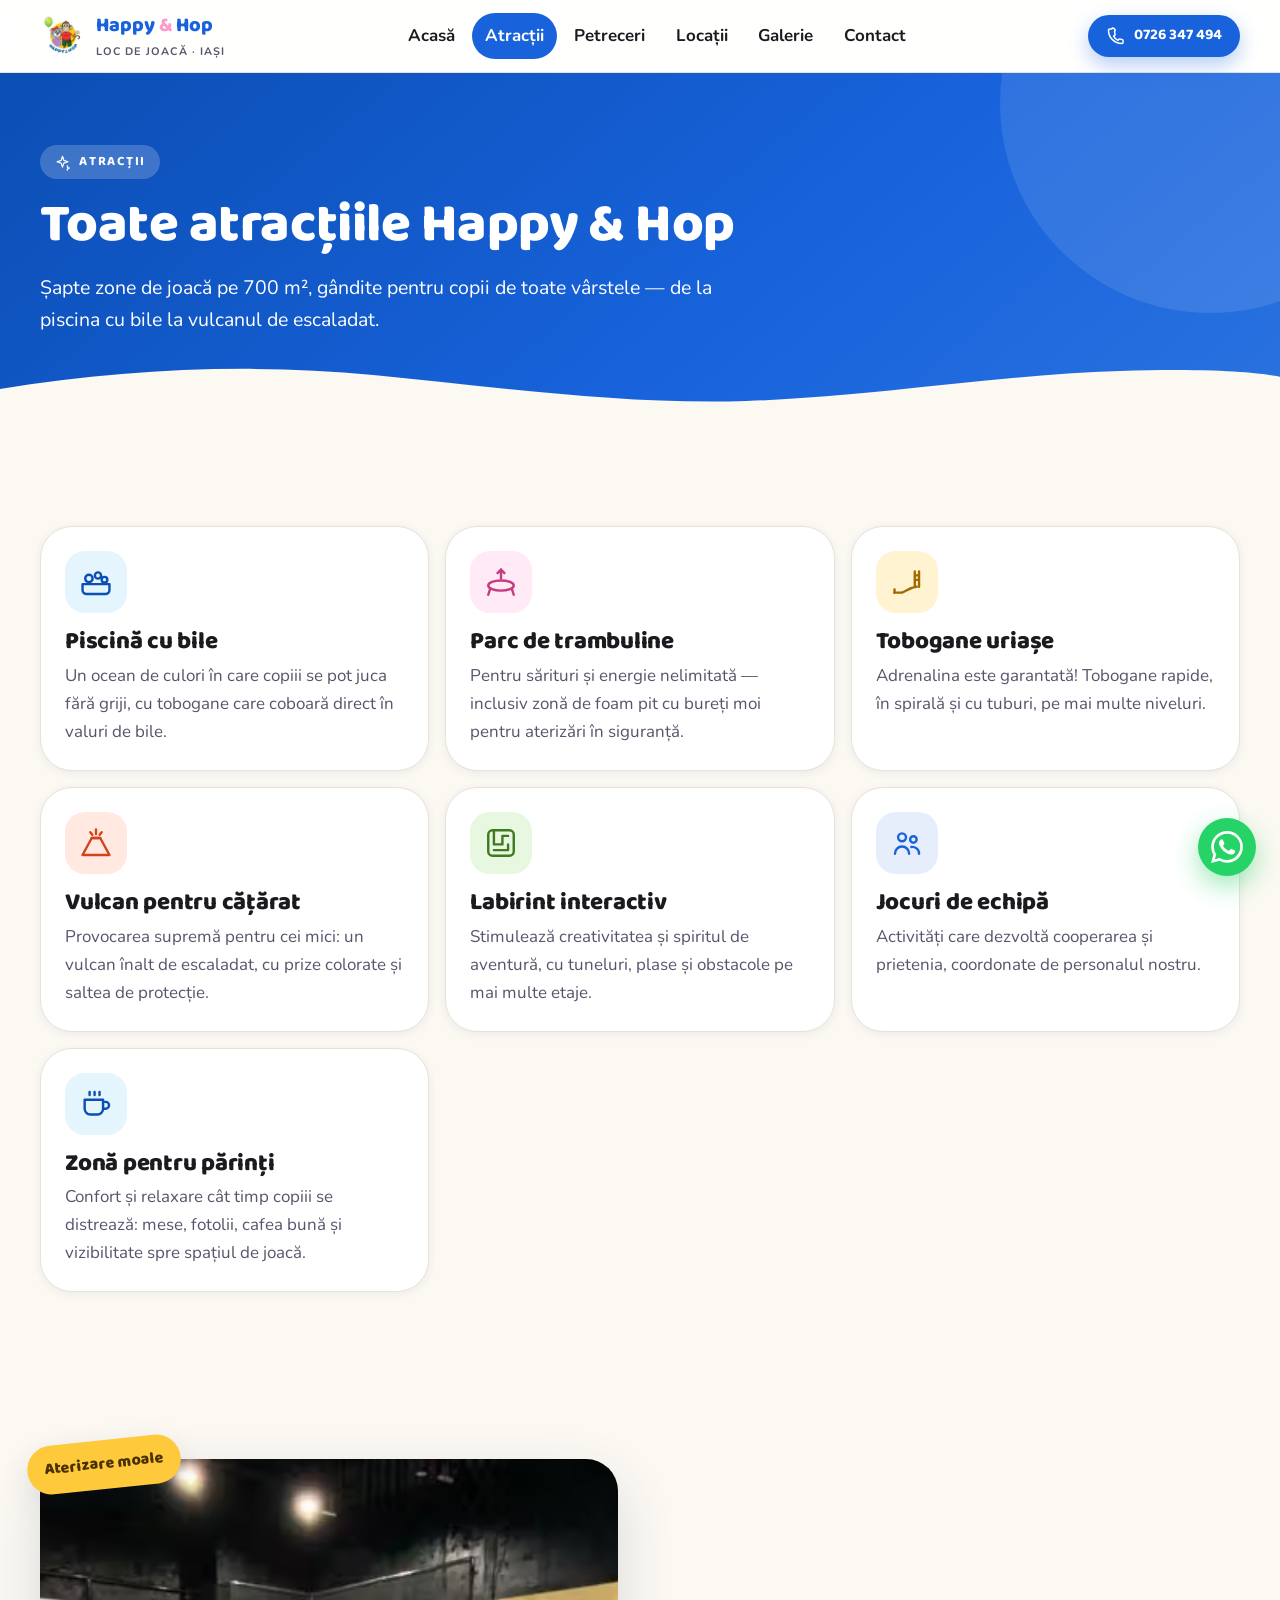
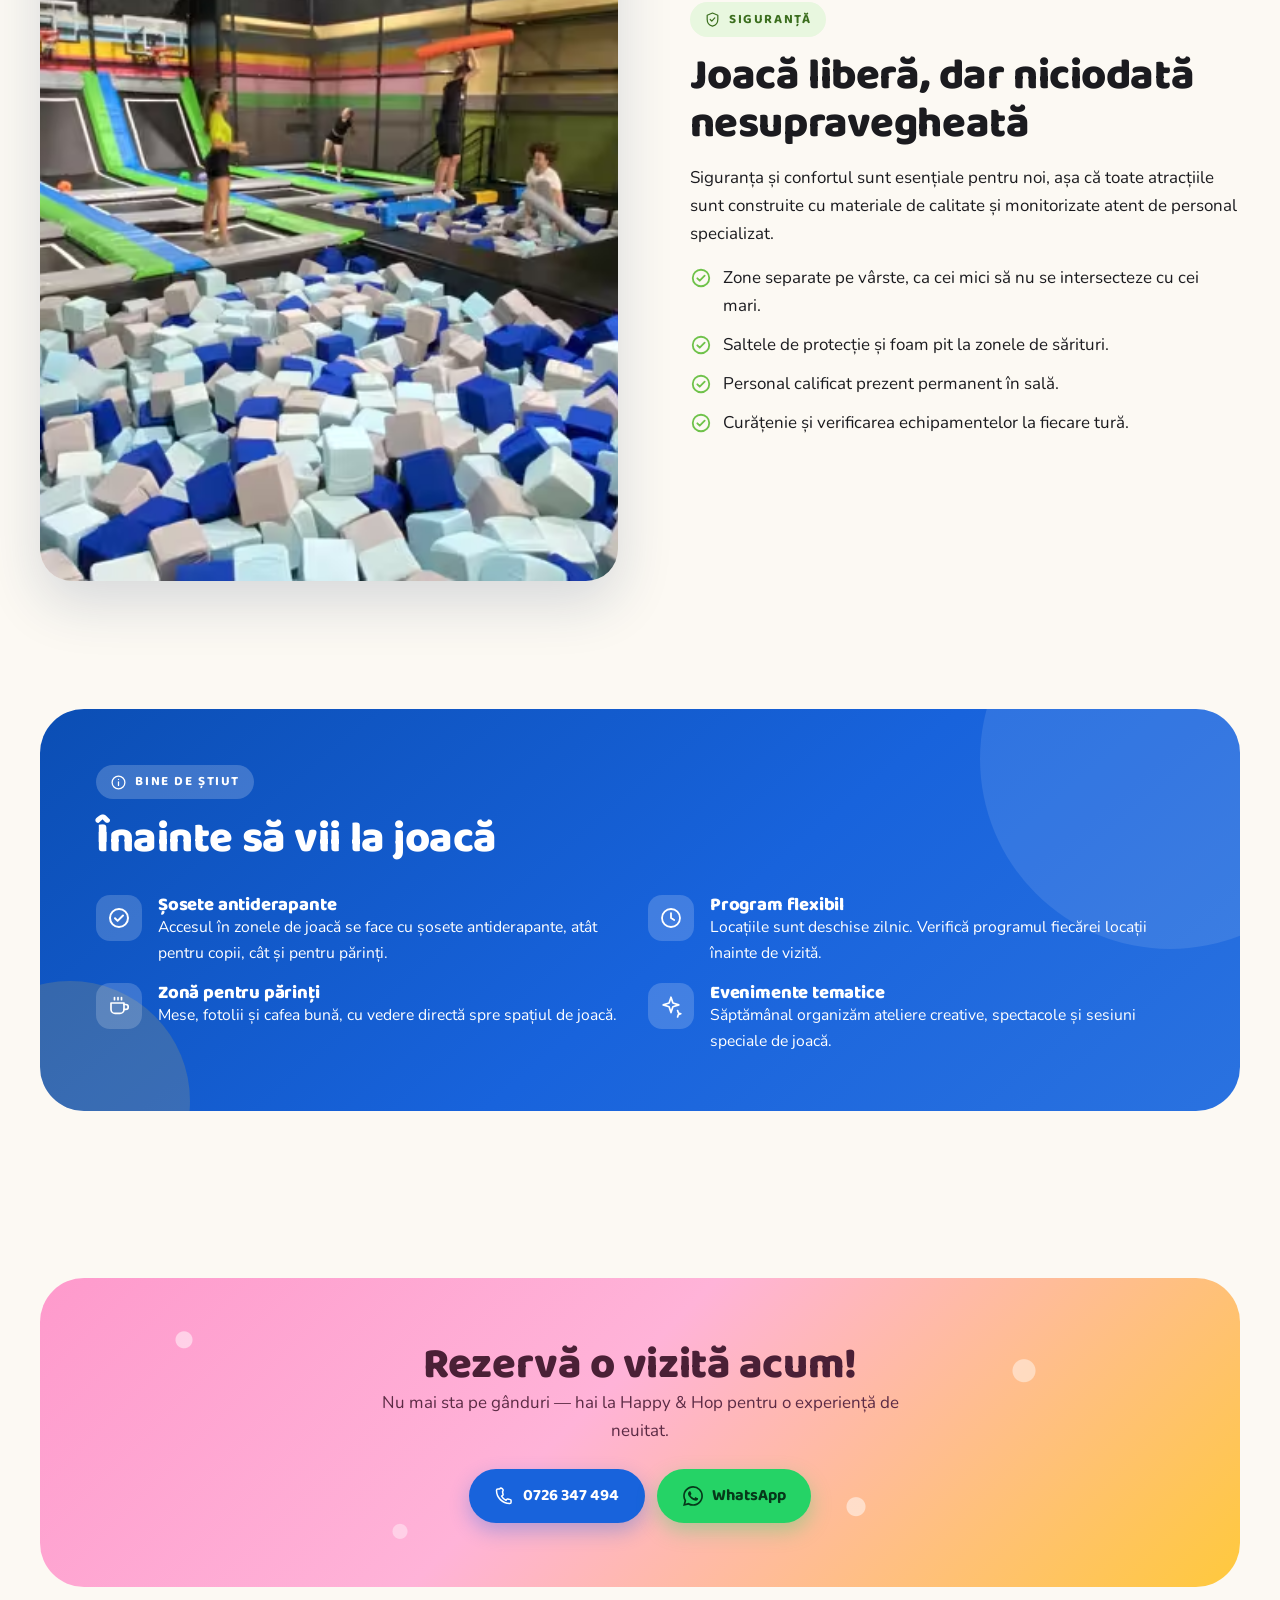
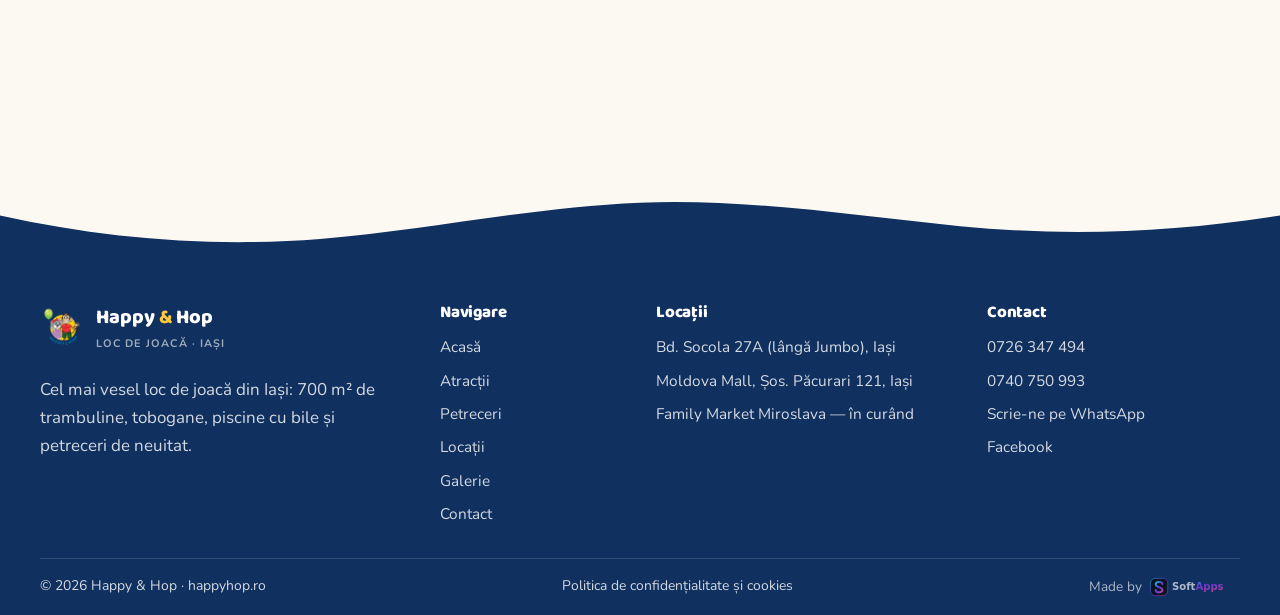
<file: atractii.html>
<!DOCTYPE html>
<html lang="ro">
<head>
<meta charset="utf-8">
<meta name="viewport" content="width=device-width, initial-scale=1">
<title>Atracții — trambuline, tobogane și piscină cu bile | Happy & Hop Iași</title>
<meta name="description" content="Cele șapte zone de joacă Happy & Hop: piscină cu bile, parc de trambuline, tobogane uriașe, vulcan de cățărat, labirint interactiv, jocuri de echipă și zonă pentru părinți.">
<link rel="canonical" href="https://happyhop.ro/atractii.html">
<meta name="theme-color" content="#1863DC">
<script>document.documentElement.className += " js";</script>

<meta property="og:type" content="website">
<meta property="og:locale" content="ro_RO">
<meta property="og:site_name" content="Happy &amp; Hop">
<meta property="og:title" content="Atracții — trambuline, tobogane și piscină cu bile | Happy & Hop Iași">
<meta property="og:description" content="Cele șapte zone de joacă Happy & Hop: piscină cu bile, parc de trambuline, tobogane uriașe, vulcan de cățărat, labirint interactiv, jocuri de echipă și zonă pentru părinți.">
<meta property="og:url" content="https://happyhop.ro/atractii.html">
<meta property="og:image" content="https://happyhop.ro/assets/brand/og-image.jpg">
<meta name="twitter:card" content="summary_large_image">

<link rel="icon" href="assets/brand/favicon.png" type="image/png">
<link rel="apple-touch-icon" href="assets/brand/apple-touch-icon.png">

<link rel="preconnect" href="https://fonts.googleapis.com">
<link rel="preconnect" href="https://fonts.gstatic.com" crossorigin>
<link rel="stylesheet" href="https://fonts.googleapis.com/css2?family=Baloo+2:wght@600;700;800&family=Nunito:wght@400;600;700&display=swap">
<link rel="stylesheet" href="css/base.css?v=6bb612c7">
<link rel="stylesheet" href="css/site.css?v=e37272ff">
<script type="application/ld+json">{"@context": "https://schema.org", "@graph": [{"@type": "BreadcrumbList", "itemListElement": [{"@type": "ListItem", "position": 1, "name": "Acasă", "item": "https://happyhop.ro/"}, {"@type": "ListItem", "position": 2, "name": "Atracții", "item": "https://happyhop.ro/atractii.html"}]}]}</script>
</head>
<body>
<svg xmlns="http://www.w3.org/2000/svg" style="display:none" aria-hidden="true" focusable="false"><symbol id="i-balls" viewBox="0 0 24 24" fill="none" stroke="currentColor" stroke-width="1.7" stroke-linecap="round" stroke-linejoin="round"><path d="M2.5 13.5h19v4.2a2.8 2.8 0 0 1-2.8 2.8H5.3a2.8 2.8 0 0 1-2.8-2.8Z"/><circle cx="7" cy="9.5" r="2.6"/><circle cx="13.4" cy="7.4" r="2.2"/><circle cx="18" cy="10.4" r="2"/></symbol><symbol id="i-check" viewBox="0 0 24 24" fill="none" stroke="currentColor" stroke-width="2" stroke-linecap="round" stroke-linejoin="round"><circle cx="12" cy="12" r="9"/><path d="m8 12.3 2.6 2.6L16 9.5"/></symbol><symbol id="i-clock" viewBox="0 0 24 24" fill="none" stroke="currentColor" stroke-width="1.8" stroke-linecap="round" stroke-linejoin="round"><circle cx="12" cy="12" r="9"/><path d="M12 7.2V12l3.2 2"/></symbol><symbol id="i-close" viewBox="0 0 24 24" fill="none" stroke="currentColor" stroke-width="2" stroke-linecap="round"><path d="M6 6l12 12M18 6L6 18"/></symbol><symbol id="i-coffee" viewBox="0 0 24 24" fill="none" stroke="currentColor" stroke-width="1.7" stroke-linecap="round" stroke-linejoin="round"><path d="M4 9h13v6.4a4 4 0 0 1-4 4H8a4 4 0 0 1-4-4Z"/><path d="M17 10.5h1.8a2.4 2.4 0 1 1 0 4.8H17M7.5 3.5v2.2M11 3.5v2.2M14.5 3.5v2.2"/></symbol><symbol id="i-info" viewBox="0 0 24 24" fill="none" stroke="currentColor" stroke-width="1.8" stroke-linecap="round" stroke-linejoin="round"><circle cx="12" cy="12" r="9"/><path d="M12 11v5.2M12 7.7h.01"/></symbol><symbol id="i-maze" viewBox="0 0 24 24" fill="none" stroke="currentColor" stroke-width="1.7" stroke-linecap="round" stroke-linejoin="round"><rect x="3" y="3" width="18" height="18" rx="3"/><path d="M7 3v10h6V7h4M7 17h10M17 13v4"/></symbol><symbol id="i-menu" viewBox="0 0 24 24" fill="none" stroke="currentColor" stroke-width="2" stroke-linecap="round"><path d="M4 7h16M4 12h16M4 17h16"/></symbol><symbol id="i-phone" viewBox="0 0 24 24" fill="none" stroke="currentColor" stroke-width="1.8" stroke-linecap="round" stroke-linejoin="round"><path d="M6.6 3.5h-2A1.6 1.6 0 0 0 3 5.1C3 13.9 10.1 21 18.9 21a1.6 1.6 0 0 0 1.6-1.6v-2a1.1 1.1 0 0 0-.85-1.07l-3.2-.73a1.1 1.1 0 0 0-1.16.47l-.85 1.28a12.6 12.6 0 0 1-5.31-5.31l1.28-.85a1.1 1.1 0 0 0 .47-1.16l-.73-3.2A1.1 1.1 0 0 0 6.6 3.5Z"/></symbol><symbol id="i-shield" viewBox="0 0 24 24" fill="none" stroke="currentColor" stroke-width="1.7" stroke-linecap="round" stroke-linejoin="round"><path d="M12 2.8 4.5 6v6c0 4.4 3.1 8.2 7.5 9.3 4.4-1.1 7.5-4.9 7.5-9.3V6L12 2.8Z"/><path d="m8.8 12 2.2 2.2 4.2-4.4"/></symbol><symbol id="i-slide" viewBox="0 0 24 24" fill="none" stroke="currentColor" stroke-width="1.7" stroke-linecap="round" stroke-linejoin="round"><path d="M17.5 4.5v10.8M20.5 4.5v10.8M17.5 7.3h3M17.5 10.5h3M18.8 15.3C15.4 15.3 12 18 8.4 19.5H3.2"/><path d="M3.2 19.5v-2.2"/></symbol><symbol id="i-sparkle" viewBox="0 0 24 24" fill="none" stroke="currentColor" stroke-width="1.7" stroke-linecap="round" stroke-linejoin="round"><path d="M12 3.2 13.9 9l5.9 1.9-5.9 1.9L12 18.6l-1.9-5.8-5.9-1.9L10.1 9 12 3.2Z"/><path d="M18.6 16.6 19.4 19l2.4.8-2.4.8-.8 2.4"/></symbol><symbol id="i-team" viewBox="0 0 24 24" fill="none" stroke="currentColor" stroke-width="1.7" stroke-linecap="round" stroke-linejoin="round"><circle cx="8.5" cy="8" r="2.8"/><circle cx="16.5" cy="9.5" r="2.3"/><path d="M3.5 19.5c0-2.8 2.2-5 5-5s5 2.2 5 5M15 14.8c2.7-.3 5.5 1.4 5.5 4.7"/></symbol><symbol id="i-tramp" viewBox="0 0 24 24" fill="none" stroke="currentColor" stroke-width="1.7" stroke-linecap="round" stroke-linejoin="round"><ellipse cx="12" cy="14.5" rx="9" ry="3.6"/><path d="M4.4 16.7 3 21m16.6-4.3L21 21M12 3.2v6.4m0-6.4L9.6 5.7M12 3.2l2.4 2.5"/></symbol><symbol id="i-volcano" viewBox="0 0 24 24" fill="none" stroke="currentColor" stroke-width="1.7" stroke-linecap="round" stroke-linejoin="round"><path d="M2.5 20.5h19L15 8.5H9L2.5 20.5Z"/><path d="M9 8.5h6M12 2.5v3.2M8 4.4l1.4 1.8M16 4.4l-1.4 1.8"/></symbol><symbol id="i-wa" viewBox="0 0 24 24" fill="currentColor"><path d="M17.47 14.38c-.3-.15-1.76-.87-2.03-.97-.27-.1-.47-.15-.67.15-.2.3-.77.97-.94 1.16-.17.2-.35.22-.64.08-.3-.15-1.26-.47-2.39-1.48-.88-.79-1.48-1.76-1.66-2.06-.17-.3-.02-.46.13-.6.14-.14.3-.35.45-.53.15-.17.2-.3.3-.5.1-.2.05-.37-.03-.52-.07-.15-.67-1.61-.91-2.2-.24-.58-.49-.5-.67-.51h-.57c-.2 0-.52.07-.8.37-.27.3-1.04 1.02-1.04 2.48s1.07 2.87 1.22 3.07c.15.2 2.1 3.2 5.08 4.49.7.3 1.26.49 1.69.62.71.23 1.36.2 1.87.12.57-.09 1.76-.72 2-1.41.25-.7.25-1.29.18-1.42-.08-.12-.27-.2-.57-.34m-5.42 7.4a9.87 9.87 0 0 1-5.03-1.38l-.36-.21-3.74.98 1-3.65-.24-.37a9.86 9.86 0 0 1-1.51-5.26c0-5.45 4.44-9.88 9.89-9.88 2.64 0 5.12 1.03 6.99 2.9a9.82 9.82 0 0 1 2.89 6.99c0 5.45-4.43 9.88-9.89 9.88m8.41-18.3A11.82 11.82 0 0 0 12.05 0C5.5 0 .16 5.34.16 11.89c0 2.1.55 4.14 1.59 5.95L.06 24l6.3-1.65a11.88 11.88 0 0 0 5.69 1.45c6.55 0 11.89-5.34 11.89-11.89 0-3.18-1.24-6.17-3.48-8.42Z"/></symbol></svg>

  <a class="skip-link" href="#main">Sari la conținut</a>

  <header class="site-header">
    <div class="container site-header__inner">
      <a class="brand" href="index.html">
        <img src="assets/brand/logo-104.png" alt="" width="46" height="46">
        <span>
          <span class="brand__name">Happy&nbsp;<span>&amp;</span>&nbsp;Hop</span>
          <span class="brand__tag">Loc de joacă · Iași</span>
        </span>
      </a>

      <nav class="nav" aria-label="Navigare principală">
        <ul>
          <li><a href="index.html">Acasă</a></li>
          <li><a href="atractii.html" aria-current="page">Atracții</a></li>
          <li><a href="petreceri.html">Petreceri</a></li>
          <li><a href="locatii.html">Locații</a></li>
          <li><a href="galerie.html">Galerie</a></li>
          <li><a href="contact.html">Contact</a></li>
        </ul>
      </nav>

      <a class="btn btn--primary btn--sm header-cta" href="tel:0726347494"><svg aria-hidden="true"><use href="#i-phone"></use></svg><span>0726 347 494</span></a>

      <button class="nav-toggle" type="button" data-nav-toggle aria-expanded="false" aria-controls="mobile-panel">
        <span class="sr-only">Deschide meniul</span><svg aria-hidden="true"><use href="#i-menu"></use></svg>
      </button>
    </div>
  </header>

  <div class="mobile-panel" id="mobile-panel" role="dialog" aria-modal="true" aria-label="Meniu principal" hidden>
    <div class="mobile-panel__top">
      <a class="brand" href="index.html">
        <img src="assets/brand/logo-104.png" alt="" width="46" height="46">
        <span class="brand__name">Happy&nbsp;<span>&amp;</span>&nbsp;Hop</span>
      </a>
      <button class="nav-toggle" type="button" data-nav-close>
        <span class="sr-only">Închide meniul</span><svg aria-hidden="true"><use href="#i-close"></use></svg>
      </button>
    </div>
    <nav aria-label="Navigare mobilă">
      <ul>
        <li><a href="index.html">Acasă</a></li>
          <li><a href="atractii.html" aria-current="page">Atracții</a></li>
          <li><a href="petreceri.html">Petreceri</a></li>
          <li><a href="locatii.html">Locații</a></li>
          <li><a href="galerie.html">Galerie</a></li>
          <li><a href="contact.html">Contact</a></li>
      </ul>
    </nav>
    <div class="mobile-panel__cta">
      <a class="btn btn--primary btn--block" href="tel:0726347494"><svg aria-hidden="true"><use href="#i-phone"></use></svg> Sună acum</a>
      <a class="btn btn--wa btn--block" href="https://wa.me/40726347494?text=Bun%C4%83%20ziua!%20A%C8%99%20dori%20informa%C8%9Bii%20despre%20Happy%20%26%20Hop." target="_blank" rel="noopener"><svg aria-hidden="true"><use href="#i-wa"></use></svg> WhatsApp</a>
    </div>
  </div>

  <main id="main">

    <section class="page-head">
      <div class="container">
        <span class="eyebrow"><svg aria-hidden="true"><use href="#i-sparkle"></use></svg> Atracții</span>
        <h1>Toate atracțiile Happy&nbsp;&amp;&nbsp;Hop</h1>
        <p>Șapte zone de joacă pe 700&nbsp;m², gândite pentru copii de toate vârstele — de la piscina cu bile la vulcanul de escaladat.</p>
      </div>
      <div class="page-head__wave" aria-hidden="true">
        <svg viewBox="0 0 1440 60" preserveAspectRatio="none"><path d="M0 60V24c140-20 280-26 420-14s280 30 420 26 280-26 420-30 180 6 180 6v48Z"/></svg>
      </div>
    </section>

    <section class="section">
      <div class="container">
        <div class="grid-cards">
        <article class="card reveal">
          <div class="card__icon i-sky"><svg aria-hidden="true"><use href="#i-balls"></use></svg></div>
          <h3>Piscină cu bile</h3>
          <p>Un ocean de culori în care copiii se pot juca fără griji, cu tobogane care coboară direct în valuri de bile.</p>
        </article>
        <article class="card reveal">
          <div class="card__icon i-pink"><svg aria-hidden="true"><use href="#i-tramp"></use></svg></div>
          <h3>Parc de trambuline</h3>
          <p>Pentru sărituri și energie nelimitată — inclusiv zonă de foam pit cu bureți moi pentru aterizări în siguranță.</p>
        </article>
        <article class="card reveal">
          <div class="card__icon i-yellow"><svg aria-hidden="true"><use href="#i-slide"></use></svg></div>
          <h3>Tobogane uriașe</h3>
          <p>Adrenalina este garantată! Tobogane rapide, în spirală și cu tuburi, pe mai multe niveluri.</p>
        </article>
        <article class="card reveal">
          <div class="card__icon i-orange"><svg aria-hidden="true"><use href="#i-volcano"></use></svg></div>
          <h3>Vulcan pentru cățărat</h3>
          <p>Provocarea supremă pentru cei mici: un vulcan înalt de escaladat, cu prize colorate și saltea de protecție.</p>
        </article>
        <article class="card reveal">
          <div class="card__icon i-green"><svg aria-hidden="true"><use href="#i-maze"></use></svg></div>
          <h3>Labirint interactiv</h3>
          <p>Stimulează creativitatea și spiritul de aventură, cu tuneluri, plase și obstacole pe mai multe etaje.</p>
        </article>
        <article class="card reveal">
          <div class="card__icon i-blue"><svg aria-hidden="true"><use href="#i-team"></use></svg></div>
          <h3>Jocuri de echipă</h3>
          <p>Activități care dezvoltă cooperarea și prietenia, coordonate de personalul nostru.</p>
        </article>
        <article class="card reveal">
          <div class="card__icon i-sky"><svg aria-hidden="true"><use href="#i-coffee"></use></svg></div>
          <h3>Zonă pentru părinți</h3>
          <p>Confort și relaxare cât timp copiii se distrează: mese, fotolii, cafea bună și vizibilitate spre spațiul de joacă.</p>
        </article>
        </div>
      </div>
    </section>

    <section class="section--tight">
      <div class="container split">
        <div class="split__media reveal">
          <div class="collage">
            <span class="collage__sticker">Aterizare moale</span>
            <div class="collage__main">
              <picture><source type="image/avif" srcset="assets/img/trambuline-foam-pit-400.avif 400w, assets/img/trambuline-foam-pit-800.avif 800w, assets/img/trambuline-foam-pit-1600.avif 1600w" sizes="(min-width:768px) 45vw, 90vw"><img src="assets/img/trambuline-foam-pit-1600.jpg" srcset="assets/img/trambuline-foam-pit-400.jpg 400w, assets/img/trambuline-foam-pit-800.jpg 800w, assets/img/trambuline-foam-pit-1600.jpg 1600w" sizes="(min-width:768px) 45vw, 90vw" width="800" height="450" alt="Foam pit cu bureți moi, la parcul de trambuline" loading="lazy" decoding="async"></picture>
            </div>
          </div>
        </div>
        <div class="split__body reveal">
          <span class="eyebrow eyebrow--green"><svg aria-hidden="true"><use href="#i-shield"></use></svg> Siguranță</span>
          <h2>Joacă liberă, dar niciodată nesupravegheată</h2>
          <p>Siguranța și confortul sunt esențiale pentru noi, așa că toate atracțiile sunt construite cu materiale de calitate și monitorizate atent de personal specializat.</p>
          <ul class="checklist">
            <li><svg aria-hidden="true"><use href="#i-check"></use></svg> <span>Zone separate pe vârste, ca cei mici să nu se intersecteze cu cei mari.</span></li>
            <li><svg aria-hidden="true"><use href="#i-check"></use></svg> <span>Saltele de protecție și foam pit la zonele de sărituri.</span></li>
            <li><svg aria-hidden="true"><use href="#i-check"></use></svg> <span>Personal calificat prezent permanent în sală.</span></li>
            <li><svg aria-hidden="true"><use href="#i-check"></use></svg> <span>Curățenie și verificarea echipamentelor la fiecare tură.</span></li>
          </ul>
        </div>
      </div>
    </section>

    <section class="section--tight">
      <div class="container">
        <div class="panel reveal">
          <span class="eyebrow"><svg aria-hidden="true"><use href="#i-info"></use></svg> Bine de știut</span>
          <h2 style="margin-top:var(--sp-4)">Înainte să vii la joacă</h2>
          <div class="reasons">
            <div class="reason">
              <span class="reason__badge"><svg aria-hidden="true"><use href="#i-check"></use></svg></span>
              <div><h3>Șosete antiderapante</h3><p>Accesul în zonele de joacă se face cu șosete antiderapante, atât pentru copii, cât și pentru părinți.</p></div>
            </div>
            <div class="reason">
              <span class="reason__badge"><svg aria-hidden="true"><use href="#i-clock"></use></svg></span>
              <div><h3>Program flexibil</h3><p>Locațiile sunt deschise zilnic. Verifică programul fiecărei locații înainte de vizită.</p></div>
            </div>
            <div class="reason">
              <span class="reason__badge"><svg aria-hidden="true"><use href="#i-coffee"></use></svg></span>
              <div><h3>Zonă pentru părinți</h3><p>Mese, fotolii și cafea bună, cu vedere directă spre spațiul de joacă.</p></div>
            </div>
            <div class="reason">
              <span class="reason__badge"><svg aria-hidden="true"><use href="#i-sparkle"></use></svg></span>
              <div><h3>Evenimente tematice</h3><p>Săptămânal organizăm ateliere creative, spectacole și sesiuni speciale de joacă.</p></div>
            </div>
          </div>
        </div>
      </div>
    </section>

    <section class="section">
      <div class="container">
        <div class="cta-band reveal">
          <h2>Rezervă o vizită acum!</h2>
          <p>Nu mai sta pe gânduri — hai la Happy&nbsp;&amp;&nbsp;Hop pentru o experiență de neuitat.</p>
          <div class="cta-band__actions">
            <a class="btn btn--primary" href="tel:0726347494"><svg aria-hidden="true"><use href="#i-phone"></use></svg> 0726 347 494</a>
            <a class="btn btn--wa" href="https://wa.me/40726347494?text=Bun%C4%83%20ziua!%20A%C8%99%20dori%20informa%C8%9Bii%20despre%20Happy%20%26%20Hop." target="_blank" rel="noopener"><svg aria-hidden="true"><use href="#i-wa"></use></svg> WhatsApp</a>
          </div>
        </div>
      </div>
    </section>

  </main>

  <footer class="site-footer">
    <div class="site-footer__wave" aria-hidden="true">
      <svg viewBox="0 0 1440 60" preserveAspectRatio="none"><path d="M0 60V22c120 22 240 30 360 22s240-30 360-34 240 12 360 22 240 6 360-10v38Z"/></svg>
    </div>
    <div class="container">
      <div class="site-footer__grid">
        <div>
          <a class="brand" href="index.html">
            <img src="assets/brand/logo-104.png" alt="" width="52" height="52">
            <span>
              <span class="brand__name">Happy&nbsp;<span>&amp;</span>&nbsp;Hop</span>
              <span class="brand__tag">Loc de joacă · Iași</span>
            </span>
          </a>
          <p style="margin-top:1rem;max-width:34ch">Cel mai vesel loc de joacă din Iași: 700&nbsp;m² de trambuline, tobogane, piscine cu bile și petreceri de neuitat.</p>
        </div>

        <div>
          <h3>Navigare</h3>
          <ul class="footer-list">
            <li><a href="index.html">Acasă</a></li>
            <li><a href="atractii.html">Atracții</a></li>
            <li><a href="petreceri.html">Petreceri</a></li>
            <li><a href="locatii.html">Locații</a></li>
            <li><a href="galerie.html">Galerie</a></li>
            <li><a href="contact.html">Contact</a></li>
          </ul>
        </div>

        <div>
          <h3>Locații</h3>
          <ul class="footer-list">
            <li><a href="loc-de-joaca-socola.html">Bd. Socola 27A (lângă Jumbo), Iași</a></li>
            <li><a href="loc-de-joaca-moldova-mall.html">Moldova Mall, Șos. Păcurari 121, Iași</a></li>
            <li><a href="loc-de-joaca-miroslava.html">Family Market Miroslava — în curând</a></li>
          </ul>
        </div>

        <div>
          <h3>Contact</h3>
          <ul class="footer-list">
            <li><a href="tel:0726347494">0726 347 494</a></li>
            <li><a href="tel:0740750993">0740 750 993</a></li>
            <li><a href="https://wa.me/40726347494?text=Bun%C4%83%20ziua!%20A%C8%99%20dori%20informa%C8%9Bii%20despre%20Happy%20%26%20Hop." target="_blank" rel="noopener">Scrie-ne pe WhatsApp</a></li>
            <li><a href="https://www.facebook.com/people/Happy-si-Hop/100064721647929/" target="_blank" rel="noopener">Facebook</a></li>
          </ul>
        </div>
      </div>

      <div class="site-footer__bottom">
        <p>© <span data-year>2026</span> Happy&nbsp;&amp;&nbsp;Hop · happyhop.ro</p>
        <p><a href="politica-confidentialitate.html">Politica de confidențialitate și cookies</a></p>
        <p class="footer-madeby">
          <a href="https://softsapps.com" target="_blank" rel="noopener" aria-label="Made by SoftApps">
            <span class="madeby-label">Made by</span>
            <svg xmlns="http://www.w3.org/2000/svg" viewBox="0 0 380 100" role="img" aria-label="SoftApps">
              <defs>
                <linearGradient id="saLogo" x1="0" y1="0" x2="1" y2="1">
                  <stop offset="0" stop-color="#22d3ee" />
                  <stop offset="0.5" stop-color="#7c3aed" />
                  <stop offset="1" stop-color="#ec4899" />
                </linearGradient>
              </defs>
              <rect x="6" y="14" width="72" height="72" rx="20" fill="#0a0e1a" />
              <rect x="6" y="14" width="72" height="72" rx="20" fill="none" stroke="url(#saLogo)" stroke-width="2.5" />
              <path d="M56 38 C56 31 49 29 42 29 C34 29 28 32 28 39 C28 47 37 49 42 51 C47 53 56 55 56 63 C56 70 48 72 42 72 C35 72 28 70 28 62" fill="none" stroke="url(#saLogo)" stroke-width="8" stroke-linecap="round" />
              <text x="96" y="62" font-family="system-ui, sans-serif" font-size="42" font-weight="700" fill="currentColor">Soft<tspan fill="url(#saLogo)">Apps</tspan></text>
            </svg>
          </a>
        </p>
      </div>
    </div>
  </footer>

  <a class="float-wa" href="https://wa.me/40726347494?text=Bun%C4%83%20ziua!%20A%C8%99%20dori%20informa%C8%9Bii%20despre%20Happy%20%26%20Hop." target="_blank" rel="noopener" aria-label="Scrie-ne pe WhatsApp"><svg aria-hidden="true"><use href="#i-wa"></use></svg></a>

  <div class="mobile-bar">
    <a class="btn btn--primary" href="tel:0726347494"><svg aria-hidden="true"><use href="#i-phone"></use></svg> Sună</a>
    <a class="btn btn--wa" href="https://wa.me/40726347494?text=Bun%C4%83%20ziua!%20A%C8%99%20dori%20informa%C8%9Bii%20despre%20Happy%20%26%20Hop." target="_blank" rel="noopener"><svg aria-hidden="true"><use href="#i-wa"></use></svg> WhatsApp</a>
  </div>

  <script src="js/site.js?v=68b2fbf1" defer></script>

</body>
</html>
</file>
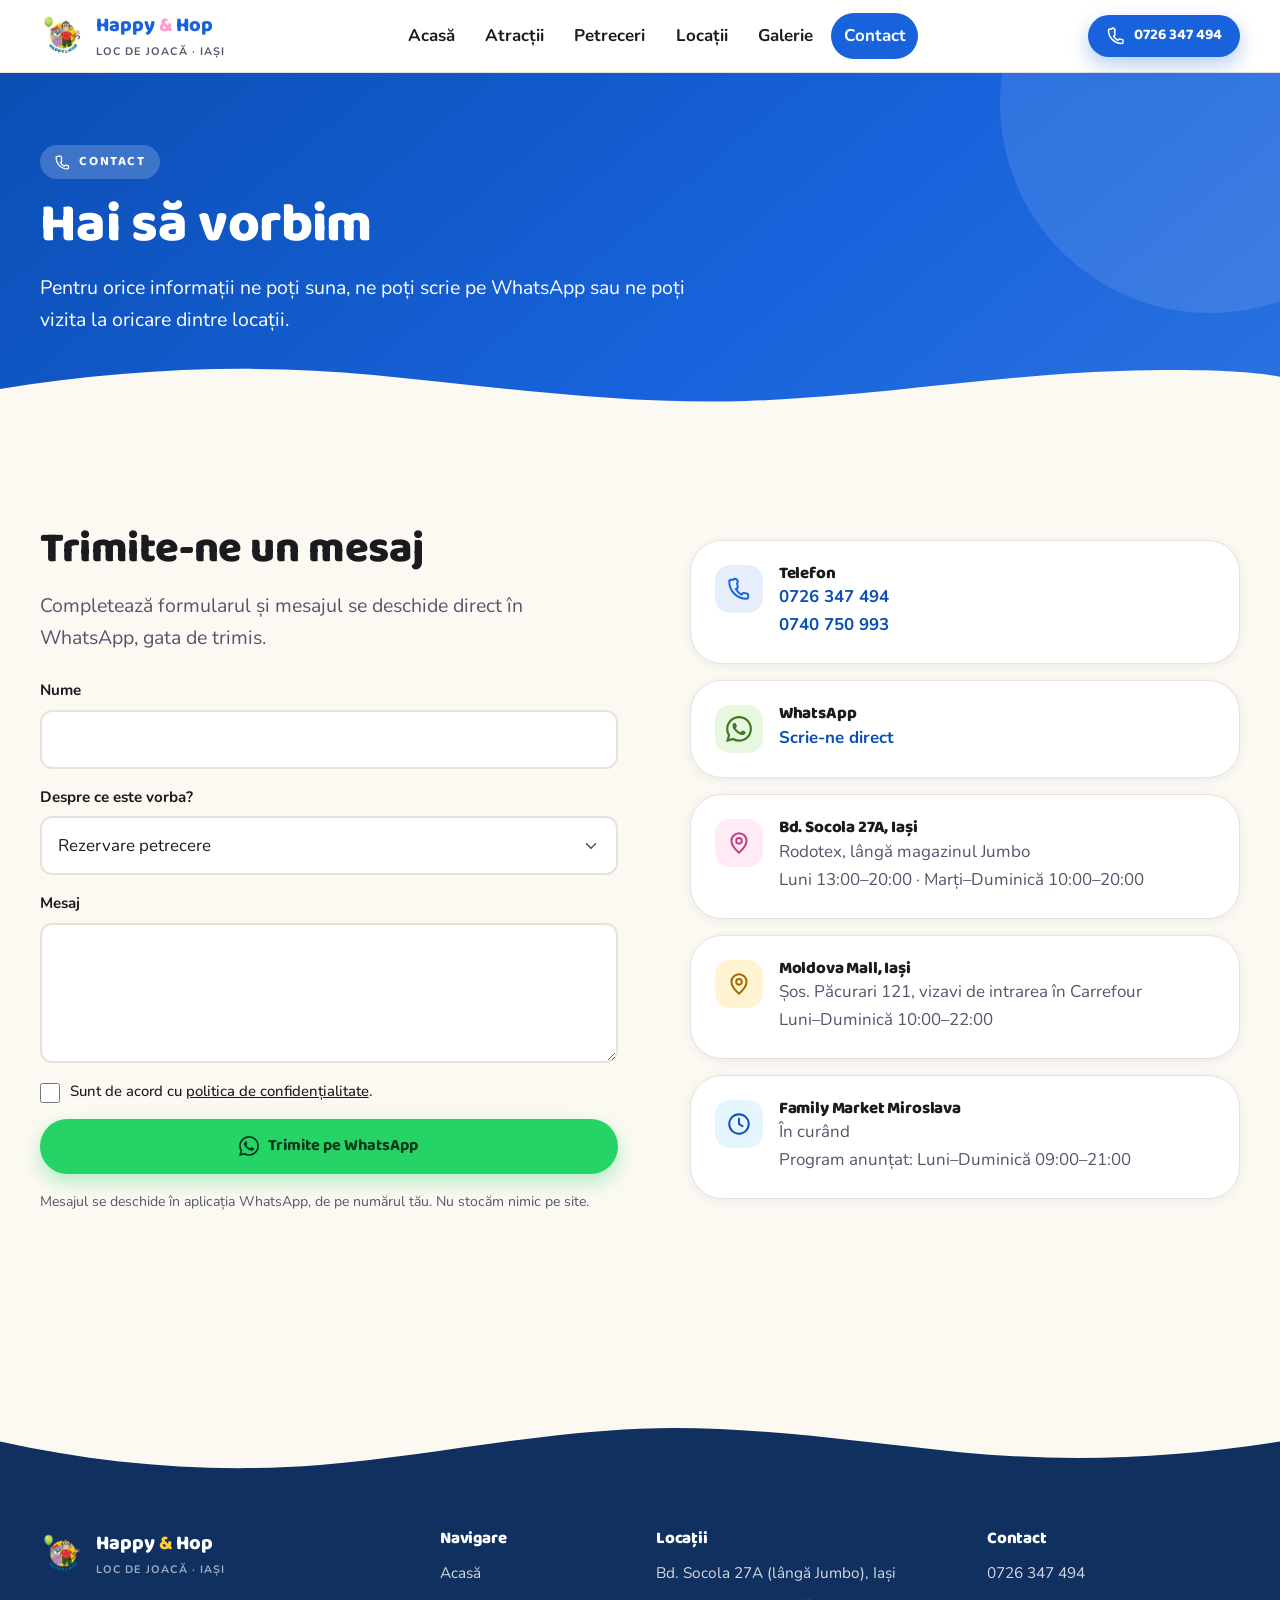
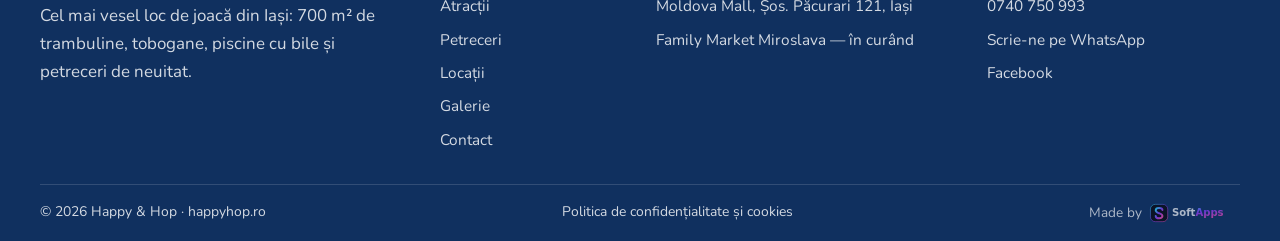
<file: contact.html>
<!DOCTYPE html>
<html lang="ro">
<head>
<meta charset="utf-8">
<meta name="viewport" content="width=device-width, initial-scale=1">
<title>Contact Happy & Hop Iași — telefon, WhatsApp, program</title>
<meta name="description" content="Sună la 0726 347 494 sau 0740 750 993, scrie-ne pe WhatsApp ori vino la una dintre cele trei locații Happy & Hop din Iași.">
<link rel="canonical" href="https://happyhop.ro/contact.html">
<meta name="theme-color" content="#1863DC">
<script>document.documentElement.className += " js";</script>

<meta property="og:type" content="website">
<meta property="og:locale" content="ro_RO">
<meta property="og:site_name" content="Happy &amp; Hop">
<meta property="og:title" content="Contact Happy & Hop Iași — telefon, WhatsApp, program">
<meta property="og:description" content="Sună la 0726 347 494 sau 0740 750 993, scrie-ne pe WhatsApp ori vino la una dintre cele trei locații Happy & Hop din Iași.">
<meta property="og:url" content="https://happyhop.ro/contact.html">
<meta property="og:image" content="https://happyhop.ro/assets/brand/og-image.jpg">
<meta name="twitter:card" content="summary_large_image">

<link rel="icon" href="assets/brand/favicon.png" type="image/png">
<link rel="apple-touch-icon" href="assets/brand/apple-touch-icon.png">

<link rel="preconnect" href="https://fonts.googleapis.com">
<link rel="preconnect" href="https://fonts.gstatic.com" crossorigin>
<link rel="stylesheet" href="https://fonts.googleapis.com/css2?family=Baloo+2:wght@600;700;800&family=Nunito:wght@400;600;700&display=swap">
<link rel="stylesheet" href="css/base.css?v=6bb612c7">
<link rel="stylesheet" href="css/site.css?v=e37272ff">
<script type="application/ld+json">{"@context": "https://schema.org", "@graph": [{"@type": "Organization", "@id": "https://happyhop.ro/#organizatie", "name": "Happy & Hop", "url": "https://happyhop.ro/", "logo": {"@type": "ImageObject", "url": "https://happyhop.ro/assets/brand/logo.png", "width": 225, "height": 225}, "image": "https://happyhop.ro/assets/brand/og-image.jpg", "telephone": ["+40726347494", "+40740750993"], "areaServed": {"@type": "City", "name": "Iași"}, "sameAs": ["https://www.facebook.com/people/Happy-si-Hop/100064721647929/"]}, {"@type": "BreadcrumbList", "itemListElement": [{"@type": "ListItem", "position": 1, "name": "Acasă", "item": "https://happyhop.ro/"}, {"@type": "ListItem", "position": 2, "name": "Contact", "item": "https://happyhop.ro/contact.html"}]}]}</script>
</head>
<body>
<svg xmlns="http://www.w3.org/2000/svg" style="display:none" aria-hidden="true" focusable="false"><symbol id="i-clock" viewBox="0 0 24 24" fill="none" stroke="currentColor" stroke-width="1.8" stroke-linecap="round" stroke-linejoin="round"><circle cx="12" cy="12" r="9"/><path d="M12 7.2V12l3.2 2"/></symbol><symbol id="i-close" viewBox="0 0 24 24" fill="none" stroke="currentColor" stroke-width="2" stroke-linecap="round"><path d="M6 6l12 12M18 6L6 18"/></symbol><symbol id="i-info" viewBox="0 0 24 24" fill="none" stroke="currentColor" stroke-width="1.8" stroke-linecap="round" stroke-linejoin="round"><circle cx="12" cy="12" r="9"/><path d="M12 11v5.2M12 7.7h.01"/></symbol><symbol id="i-menu" viewBox="0 0 24 24" fill="none" stroke="currentColor" stroke-width="2" stroke-linecap="round"><path d="M4 7h16M4 12h16M4 17h16"/></symbol><symbol id="i-phone" viewBox="0 0 24 24" fill="none" stroke="currentColor" stroke-width="1.8" stroke-linecap="round" stroke-linejoin="round"><path d="M6.6 3.5h-2A1.6 1.6 0 0 0 3 5.1C3 13.9 10.1 21 18.9 21a1.6 1.6 0 0 0 1.6-1.6v-2a1.1 1.1 0 0 0-.85-1.07l-3.2-.73a1.1 1.1 0 0 0-1.16.47l-.85 1.28a12.6 12.6 0 0 1-5.31-5.31l1.28-.85a1.1 1.1 0 0 0 .47-1.16l-.73-3.2A1.1 1.1 0 0 0 6.6 3.5Z"/></symbol><symbol id="i-pin" viewBox="0 0 24 24" fill="none" stroke="currentColor" stroke-width="1.8" stroke-linecap="round" stroke-linejoin="round"><path d="M12 21s7-6.1 7-11a7 7 0 1 0-14 0c0 4.9 7 11 7 11Z"/><circle cx="12" cy="10" r="2.6"/></symbol><symbol id="i-wa" viewBox="0 0 24 24" fill="currentColor"><path d="M17.47 14.38c-.3-.15-1.76-.87-2.03-.97-.27-.1-.47-.15-.67.15-.2.3-.77.97-.94 1.16-.17.2-.35.22-.64.08-.3-.15-1.26-.47-2.39-1.48-.88-.79-1.48-1.76-1.66-2.06-.17-.3-.02-.46.13-.6.14-.14.3-.35.45-.53.15-.17.2-.3.3-.5.1-.2.05-.37-.03-.52-.07-.15-.67-1.61-.91-2.2-.24-.58-.49-.5-.67-.51h-.57c-.2 0-.52.07-.8.37-.27.3-1.04 1.02-1.04 2.48s1.07 2.87 1.22 3.07c.15.2 2.1 3.2 5.08 4.49.7.3 1.26.49 1.69.62.71.23 1.36.2 1.87.12.57-.09 1.76-.72 2-1.41.25-.7.25-1.29.18-1.42-.08-.12-.27-.2-.57-.34m-5.42 7.4a9.87 9.87 0 0 1-5.03-1.38l-.36-.21-3.74.98 1-3.65-.24-.37a9.86 9.86 0 0 1-1.51-5.26c0-5.45 4.44-9.88 9.89-9.88 2.64 0 5.12 1.03 6.99 2.9a9.82 9.82 0 0 1 2.89 6.99c0 5.45-4.43 9.88-9.89 9.88m8.41-18.3A11.82 11.82 0 0 0 12.05 0C5.5 0 .16 5.34.16 11.89c0 2.1.55 4.14 1.59 5.95L.06 24l6.3-1.65a11.88 11.88 0 0 0 5.69 1.45c6.55 0 11.89-5.34 11.89-11.89 0-3.18-1.24-6.17-3.48-8.42Z"/></symbol></svg>

  <a class="skip-link" href="#main">Sari la conținut</a>

  <header class="site-header">
    <div class="container site-header__inner">
      <a class="brand" href="index.html">
        <img src="assets/brand/logo-104.png" alt="" width="46" height="46">
        <span>
          <span class="brand__name">Happy&nbsp;<span>&amp;</span>&nbsp;Hop</span>
          <span class="brand__tag">Loc de joacă · Iași</span>
        </span>
      </a>

      <nav class="nav" aria-label="Navigare principală">
        <ul>
          <li><a href="index.html">Acasă</a></li>
          <li><a href="atractii.html">Atracții</a></li>
          <li><a href="petreceri.html">Petreceri</a></li>
          <li><a href="locatii.html">Locații</a></li>
          <li><a href="galerie.html">Galerie</a></li>
          <li><a href="contact.html" aria-current="page">Contact</a></li>
        </ul>
      </nav>

      <a class="btn btn--primary btn--sm header-cta" href="tel:0726347494"><svg aria-hidden="true"><use href="#i-phone"></use></svg><span>0726 347 494</span></a>

      <button class="nav-toggle" type="button" data-nav-toggle aria-expanded="false" aria-controls="mobile-panel">
        <span class="sr-only">Deschide meniul</span><svg aria-hidden="true"><use href="#i-menu"></use></svg>
      </button>
    </div>
  </header>

  <div class="mobile-panel" id="mobile-panel" role="dialog" aria-modal="true" aria-label="Meniu principal" hidden>
    <div class="mobile-panel__top">
      <a class="brand" href="index.html">
        <img src="assets/brand/logo-104.png" alt="" width="46" height="46">
        <span class="brand__name">Happy&nbsp;<span>&amp;</span>&nbsp;Hop</span>
      </a>
      <button class="nav-toggle" type="button" data-nav-close>
        <span class="sr-only">Închide meniul</span><svg aria-hidden="true"><use href="#i-close"></use></svg>
      </button>
    </div>
    <nav aria-label="Navigare mobilă">
      <ul>
        <li><a href="index.html">Acasă</a></li>
          <li><a href="atractii.html">Atracții</a></li>
          <li><a href="petreceri.html">Petreceri</a></li>
          <li><a href="locatii.html">Locații</a></li>
          <li><a href="galerie.html">Galerie</a></li>
          <li><a href="contact.html" aria-current="page">Contact</a></li>
      </ul>
    </nav>
    <div class="mobile-panel__cta">
      <a class="btn btn--primary btn--block" href="tel:0726347494"><svg aria-hidden="true"><use href="#i-phone"></use></svg> Sună acum</a>
      <a class="btn btn--wa btn--block" href="https://wa.me/40726347494?text=Bun%C4%83%20ziua!%20A%C8%99%20dori%20informa%C8%9Bii%20despre%20Happy%20%26%20Hop." target="_blank" rel="noopener"><svg aria-hidden="true"><use href="#i-wa"></use></svg> WhatsApp</a>
    </div>
  </div>

  <main id="main">

    <section class="page-head">
      <div class="container">
        <span class="eyebrow"><svg aria-hidden="true"><use href="#i-phone"></use></svg> Contact</span>
        <h1>Hai să vorbim</h1>
        <p>Pentru orice informații ne poți suna, ne poți scrie pe WhatsApp sau ne poți vizita la oricare dintre locații.</p>
      </div>
      <div class="page-head__wave" aria-hidden="true">
        <svg viewBox="0 0 1440 60" preserveAspectRatio="none"><path d="M0 60V24c140-20 280-26 420-14s280 30 420 26 280-26 420-30 180 6 180 6v48Z"/></svg>
      </div>
    </section>

    <section class="section" data-contact-zone>
      <div class="container split">
        <div class="split__body reveal">
          <h2>Trimite-ne un mesaj</h2>
          <p class="lead">Completează formularul și mesajul se deschide direct în WhatsApp, gata de trimis.</p>

          <form class="form needs-js" data-wa-form data-wa-url="https://wa.me/40726347494?text=Bun%C4%83%20ziua!%20A%C8%99%20dori%20informa%C8%9Bii%20despre%20Happy%20%26%20Hop." novalidate style="margin-top:var(--sp-5)">
            <div class="field">
              <label for="nume">Nume</label>
              <input id="nume" name="nume" type="text" autocomplete="name" required
                     aria-describedby="err-nume" data-eroare="Scrie-ne numele tău.">
              <p class="field__error" id="err-nume" role="alert" hidden></p>
            </div>
            <div class="field">
              <label for="subiect">Despre ce este vorba?</label>
              <select id="subiect" name="subiect">
                <option>Rezervare petrecere</option>
                <option>Tarife și abonamente</option>
                <option>Program și locații</option>
                <option>Altceva</option>
              </select>
            </div>
            <div class="field">
              <label for="mesaj">Mesaj</label>
              <textarea id="mesaj" name="mesaj" required aria-describedby="err-mesaj"
                        data-eroare="Scrie mesajul, ca să știm cu ce te putem ajuta."></textarea>
              <p class="field__error" id="err-mesaj" role="alert" hidden></p>
            </div>
            <div class="field field--check">
              <input id="acord" name="acord" type="checkbox" required aria-describedby="err-acord"
                     data-eroare="Bifează acordul cu politica de confidențialitate.">
              <label for="acord">Sunt de acord cu <a href="politica-confidentialitate.html">politica de confidențialitate</a>.</label>
              <p class="field__error" id="err-acord" role="alert" hidden></p>
            </div>
            <button class="btn btn--wa" type="submit"><svg aria-hidden="true"><use href="#i-wa"></use></svg> Trimite pe WhatsApp</button>
            <p class="form__hint">Mesajul se deschide în aplicația WhatsApp, de pe numărul tău. Nu stocăm nimic pe site.</p>
          </form>

          <div class="no-js-fallback note" style="margin-top:var(--sp-5)">
            <svg aria-hidden="true"><use href="#i-info"></use></svg>
            <p>Formularul are nevoie de JavaScript, care este dezactivat în browserul tău.
               Scrie-ne direct pe <a href="https://wa.me/40726347494?text=Bun%C4%83%20ziua!%20A%C8%99%20dori%20informa%C8%9Bii%20despre%20Happy%20%26%20Hop." target="_blank" rel="noopener">WhatsApp</a>
               sau sună la <a href="tel:0726347494">0726 347 494</a>.</p>
          </div>
        </div>

        <div class="split__media reveal" style="display:grid;gap:var(--sp-4);align-content:start">
          <!-- DE CONFIRMAT: posterul de petreceri afișat în locație listează alte două numere,
               0332407300 și 0736165612. Până la confirmarea proprietarului, site-ul folosește
               numerele de pe pagina de contact a site-ului vechi (cele de mai jos). -->
          <div class="contact-tile">
            <div class="contact-tile__icon i-blue"><svg aria-hidden="true"><use href="#i-phone"></use></svg></div>
            <div>
              <h3 style="font-size:1.05rem">Telefon</h3>
              <p><a href="tel:0726347494">0726 347 494</a><br><a href="tel:0740750993">0740 750 993</a></p>
            </div>
          </div>

          <div class="contact-tile">
            <div class="contact-tile__icon i-green"><svg aria-hidden="true"><use href="#i-wa"></use></svg></div>
            <div>
              <h3 style="font-size:1.05rem">WhatsApp</h3>
              <p><a href="https://wa.me/40726347494?text=Bun%C4%83%20ziua!%20A%C8%99%20dori%20informa%C8%9Bii%20despre%20Happy%20%26%20Hop." target="_blank" rel="noopener">Scrie-ne direct</a></p>
            </div>
          </div>

          <div class="contact-tile">
            <div class="contact-tile__icon i-pink"><svg aria-hidden="true"><use href="#i-pin"></use></svg></div>
            <div>
              <h3 style="font-size:1.05rem">Bd. Socola 27A, Iași</h3>
              <p style="color:var(--hh-muted)">Rodotex, lângă magazinul Jumbo<br>Luni 13:00–20:00 · Marți–Duminică 10:00–20:00</p>
            </div>
          </div>

          <div class="contact-tile">
            <div class="contact-tile__icon i-yellow"><svg aria-hidden="true"><use href="#i-pin"></use></svg></div>
            <div>
              <h3 style="font-size:1.05rem">Moldova Mall, Iași</h3>
              <p style="color:var(--hh-muted)">Șos. Păcurari 121, vizavi de intrarea în Carrefour<br>Luni–Duminică 10:00–22:00</p>
            </div>
          </div>

          <div class="contact-tile">
            <div class="contact-tile__icon i-sky"><svg aria-hidden="true"><use href="#i-clock"></use></svg></div>
            <div>
              <h3 style="font-size:1.05rem">Family Market Miroslava</h3>
              <p style="color:var(--hh-muted)">În curând<br>Program anunțat: Luni–Duminică 09:00–21:00</p>
            </div>
          </div>
        </div>
      </div>
    </section>

  </main>

  <footer class="site-footer">
    <div class="site-footer__wave" aria-hidden="true">
      <svg viewBox="0 0 1440 60" preserveAspectRatio="none"><path d="M0 60V22c120 22 240 30 360 22s240-30 360-34 240 12 360 22 240 6 360-10v38Z"/></svg>
    </div>
    <div class="container">
      <div class="site-footer__grid">
        <div>
          <a class="brand" href="index.html">
            <img src="assets/brand/logo-104.png" alt="" width="52" height="52">
            <span>
              <span class="brand__name">Happy&nbsp;<span>&amp;</span>&nbsp;Hop</span>
              <span class="brand__tag">Loc de joacă · Iași</span>
            </span>
          </a>
          <p style="margin-top:1rem;max-width:34ch">Cel mai vesel loc de joacă din Iași: 700&nbsp;m² de trambuline, tobogane, piscine cu bile și petreceri de neuitat.</p>
        </div>

        <div>
          <h3>Navigare</h3>
          <ul class="footer-list">
            <li><a href="index.html">Acasă</a></li>
            <li><a href="atractii.html">Atracții</a></li>
            <li><a href="petreceri.html">Petreceri</a></li>
            <li><a href="locatii.html">Locații</a></li>
            <li><a href="galerie.html">Galerie</a></li>
            <li><a href="contact.html">Contact</a></li>
          </ul>
        </div>

        <div>
          <h3>Locații</h3>
          <ul class="footer-list">
            <li><a href="loc-de-joaca-socola.html">Bd. Socola 27A (lângă Jumbo), Iași</a></li>
            <li><a href="loc-de-joaca-moldova-mall.html">Moldova Mall, Șos. Păcurari 121, Iași</a></li>
            <li><a href="loc-de-joaca-miroslava.html">Family Market Miroslava — în curând</a></li>
          </ul>
        </div>

        <div>
          <h3>Contact</h3>
          <ul class="footer-list">
            <li><a href="tel:0726347494">0726 347 494</a></li>
            <li><a href="tel:0740750993">0740 750 993</a></li>
            <li><a href="https://wa.me/40726347494?text=Bun%C4%83%20ziua!%20A%C8%99%20dori%20informa%C8%9Bii%20despre%20Happy%20%26%20Hop." target="_blank" rel="noopener">Scrie-ne pe WhatsApp</a></li>
            <li><a href="https://www.facebook.com/people/Happy-si-Hop/100064721647929/" target="_blank" rel="noopener">Facebook</a></li>
          </ul>
        </div>
      </div>

      <div class="site-footer__bottom">
        <p>© <span data-year>2026</span> Happy&nbsp;&amp;&nbsp;Hop · happyhop.ro</p>
        <p><a href="politica-confidentialitate.html">Politica de confidențialitate și cookies</a></p>
        <p class="footer-madeby">
          <a href="https://softsapps.com" target="_blank" rel="noopener" aria-label="Made by SoftApps">
            <span class="madeby-label">Made by</span>
            <svg xmlns="http://www.w3.org/2000/svg" viewBox="0 0 380 100" role="img" aria-label="SoftApps">
              <defs>
                <linearGradient id="saLogo" x1="0" y1="0" x2="1" y2="1">
                  <stop offset="0" stop-color="#22d3ee" />
                  <stop offset="0.5" stop-color="#7c3aed" />
                  <stop offset="1" stop-color="#ec4899" />
                </linearGradient>
              </defs>
              <rect x="6" y="14" width="72" height="72" rx="20" fill="#0a0e1a" />
              <rect x="6" y="14" width="72" height="72" rx="20" fill="none" stroke="url(#saLogo)" stroke-width="2.5" />
              <path d="M56 38 C56 31 49 29 42 29 C34 29 28 32 28 39 C28 47 37 49 42 51 C47 53 56 55 56 63 C56 70 48 72 42 72 C35 72 28 70 28 62" fill="none" stroke="url(#saLogo)" stroke-width="8" stroke-linecap="round" />
              <text x="96" y="62" font-family="system-ui, sans-serif" font-size="42" font-weight="700" fill="currentColor">Soft<tspan fill="url(#saLogo)">Apps</tspan></text>
            </svg>
          </a>
        </p>
      </div>
    </div>
  </footer>

  <a class="float-wa" href="https://wa.me/40726347494?text=Bun%C4%83%20ziua!%20A%C8%99%20dori%20informa%C8%9Bii%20despre%20Happy%20%26%20Hop." target="_blank" rel="noopener" aria-label="Scrie-ne pe WhatsApp"><svg aria-hidden="true"><use href="#i-wa"></use></svg></a>

  <div class="mobile-bar">
    <a class="btn btn--primary" href="tel:0726347494"><svg aria-hidden="true"><use href="#i-phone"></use></svg> Sună</a>
    <a class="btn btn--wa" href="https://wa.me/40726347494?text=Bun%C4%83%20ziua!%20A%C8%99%20dori%20informa%C8%9Bii%20despre%20Happy%20%26%20Hop." target="_blank" rel="noopener"><svg aria-hidden="true"><use href="#i-wa"></use></svg> WhatsApp</a>
  </div>

  <script src="js/site.js?v=68b2fbf1" defer></script>

</body>
</html>
</file>
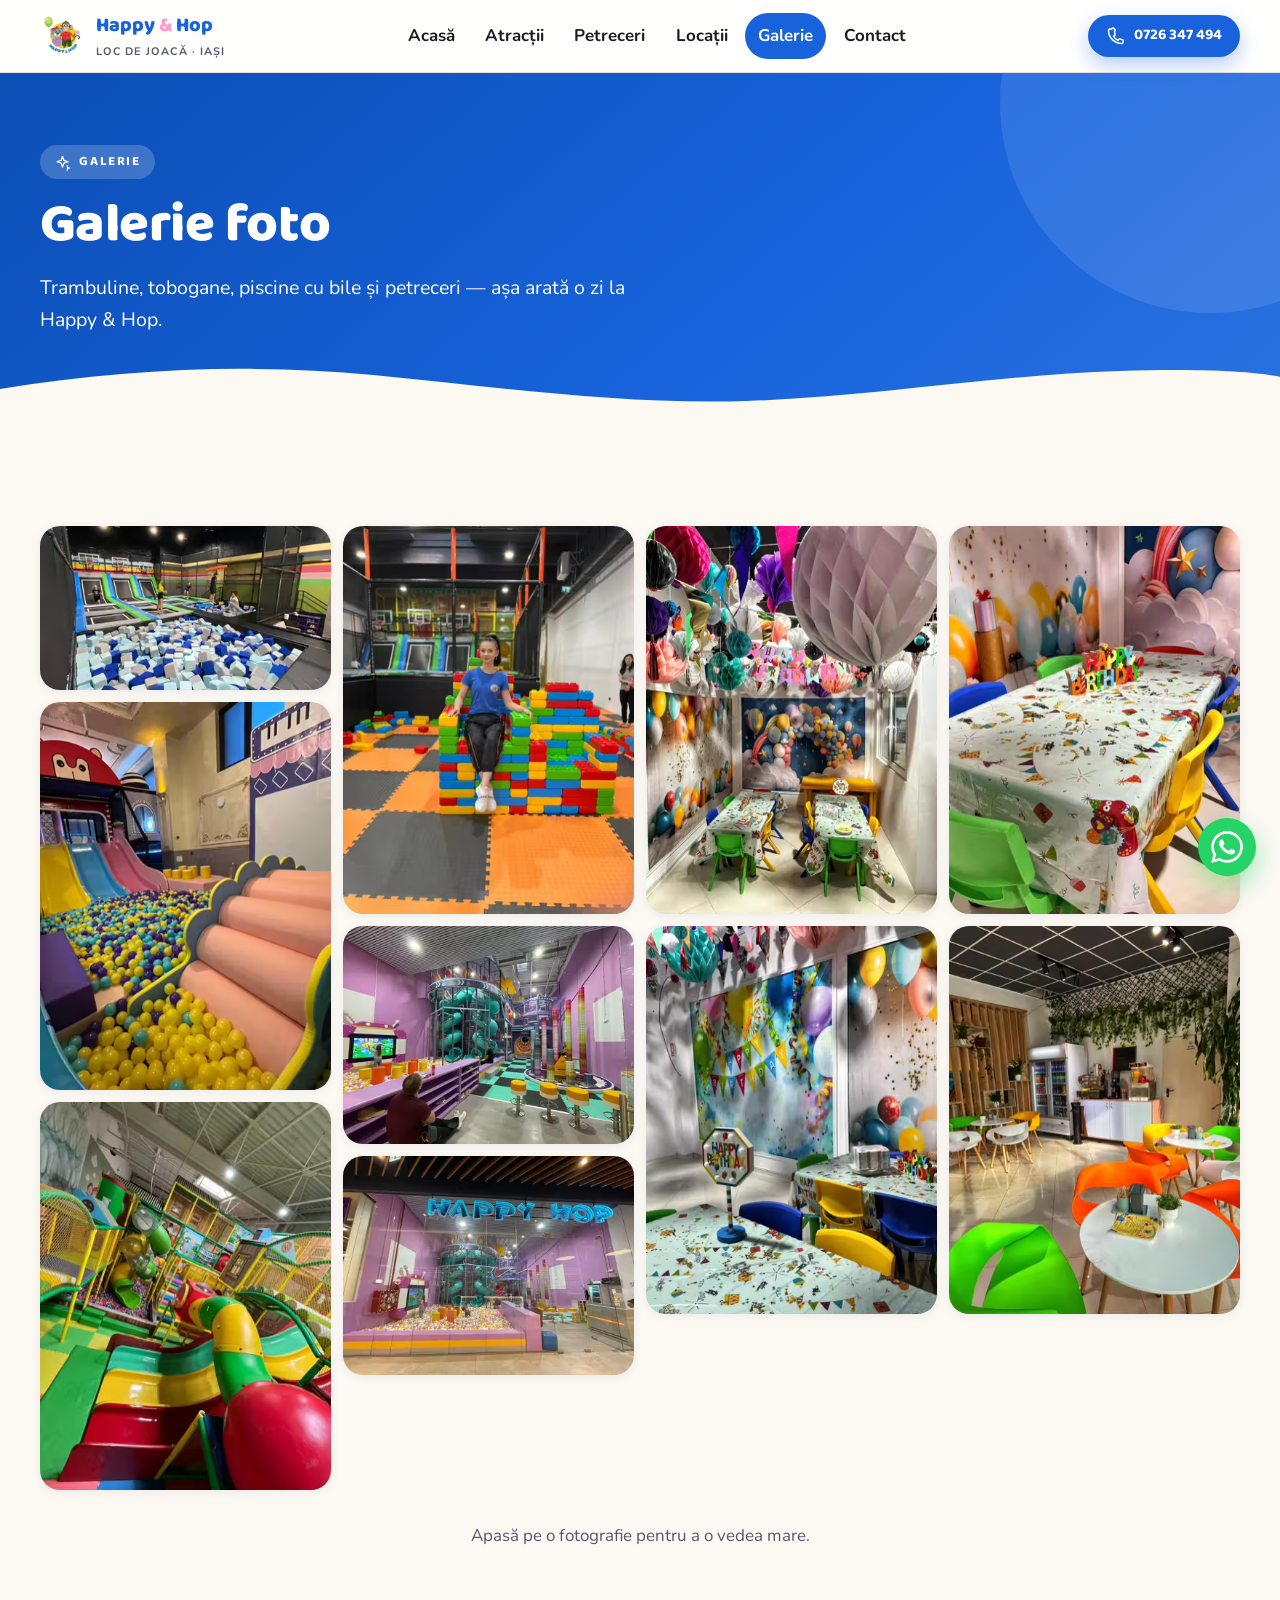
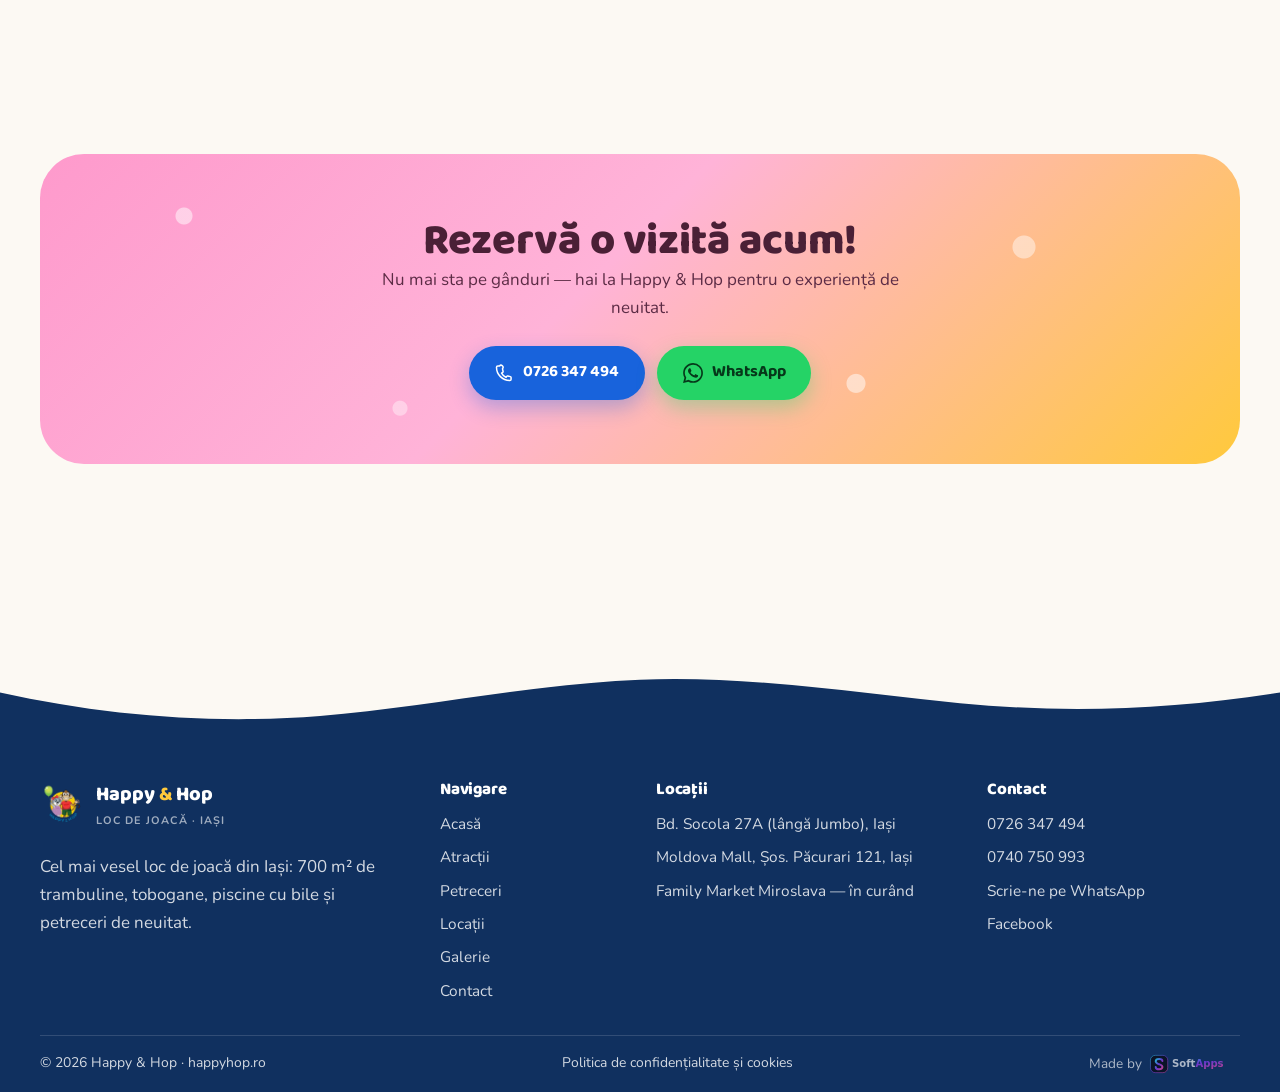
<file: galerie.html>
<!DOCTYPE html>
<html lang="ro">
<head>
<meta charset="utf-8">
<meta name="viewport" content="width=device-width, initial-scale=1">
<title>Galerie foto — locurile de joacă Happy & Hop din Iași</title>
<meta name="description" content="Fotografii din locurile de joacă Happy & Hop: trambuline, foam pit, piscine cu bile, tobogane și săli de petreceri.">
<link rel="canonical" href="https://happyhop.ro/galerie.html">
<meta name="theme-color" content="#1863DC">
<script>document.documentElement.className += " js";</script>

<meta property="og:type" content="website">
<meta property="og:locale" content="ro_RO">
<meta property="og:site_name" content="Happy &amp; Hop">
<meta property="og:title" content="Galerie foto — locurile de joacă Happy & Hop din Iași">
<meta property="og:description" content="Fotografii din locurile de joacă Happy & Hop: trambuline, foam pit, piscine cu bile, tobogane și săli de petreceri.">
<meta property="og:url" content="https://happyhop.ro/galerie.html">
<meta property="og:image" content="https://happyhop.ro/assets/brand/og-image.jpg">
<meta name="twitter:card" content="summary_large_image">

<link rel="icon" href="assets/brand/favicon.png" type="image/png">
<link rel="apple-touch-icon" href="assets/brand/apple-touch-icon.png">

<link rel="preconnect" href="https://fonts.googleapis.com">
<link rel="preconnect" href="https://fonts.gstatic.com" crossorigin>
<link rel="stylesheet" href="https://fonts.googleapis.com/css2?family=Baloo+2:wght@600;700;800&family=Nunito:wght@400;600;700&display=swap">
<link rel="stylesheet" href="css/base.css?v=6bb612c7">
<link rel="stylesheet" href="css/site.css?v=e37272ff">
<script type="application/ld+json">{"@context": "https://schema.org", "@graph": [{"@type": "BreadcrumbList", "itemListElement": [{"@type": "ListItem", "position": 1, "name": "Acasă", "item": "https://happyhop.ro/"}, {"@type": "ListItem", "position": 2, "name": "Galerie", "item": "https://happyhop.ro/galerie.html"}]}]}</script>
</head>
<body>
<svg xmlns="http://www.w3.org/2000/svg" style="display:none" aria-hidden="true" focusable="false"><symbol id="i-chev-l" viewBox="0 0 24 24" fill="none" stroke="currentColor" stroke-width="2" stroke-linecap="round" stroke-linejoin="round"><path d="m15 5-7 7 7 7"/></symbol><symbol id="i-chev-r" viewBox="0 0 24 24" fill="none" stroke="currentColor" stroke-width="2" stroke-linecap="round" stroke-linejoin="round"><path d="m9 5 7 7-7 7"/></symbol><symbol id="i-close" viewBox="0 0 24 24" fill="none" stroke="currentColor" stroke-width="2" stroke-linecap="round"><path d="M6 6l12 12M18 6L6 18"/></symbol><symbol id="i-menu" viewBox="0 0 24 24" fill="none" stroke="currentColor" stroke-width="2" stroke-linecap="round"><path d="M4 7h16M4 12h16M4 17h16"/></symbol><symbol id="i-phone" viewBox="0 0 24 24" fill="none" stroke="currentColor" stroke-width="1.8" stroke-linecap="round" stroke-linejoin="round"><path d="M6.6 3.5h-2A1.6 1.6 0 0 0 3 5.1C3 13.9 10.1 21 18.9 21a1.6 1.6 0 0 0 1.6-1.6v-2a1.1 1.1 0 0 0-.85-1.07l-3.2-.73a1.1 1.1 0 0 0-1.16.47l-.85 1.28a12.6 12.6 0 0 1-5.31-5.31l1.28-.85a1.1 1.1 0 0 0 .47-1.16l-.73-3.2A1.1 1.1 0 0 0 6.6 3.5Z"/></symbol><symbol id="i-sparkle" viewBox="0 0 24 24" fill="none" stroke="currentColor" stroke-width="1.7" stroke-linecap="round" stroke-linejoin="round"><path d="M12 3.2 13.9 9l5.9 1.9-5.9 1.9L12 18.6l-1.9-5.8-5.9-1.9L10.1 9 12 3.2Z"/><path d="M18.6 16.6 19.4 19l2.4.8-2.4.8-.8 2.4"/></symbol><symbol id="i-wa" viewBox="0 0 24 24" fill="currentColor"><path d="M17.47 14.38c-.3-.15-1.76-.87-2.03-.97-.27-.1-.47-.15-.67.15-.2.3-.77.97-.94 1.16-.17.2-.35.22-.64.08-.3-.15-1.26-.47-2.39-1.48-.88-.79-1.48-1.76-1.66-2.06-.17-.3-.02-.46.13-.6.14-.14.3-.35.45-.53.15-.17.2-.3.3-.5.1-.2.05-.37-.03-.52-.07-.15-.67-1.61-.91-2.2-.24-.58-.49-.5-.67-.51h-.57c-.2 0-.52.07-.8.37-.27.3-1.04 1.02-1.04 2.48s1.07 2.87 1.22 3.07c.15.2 2.1 3.2 5.08 4.49.7.3 1.26.49 1.69.62.71.23 1.36.2 1.87.12.57-.09 1.76-.72 2-1.41.25-.7.25-1.29.18-1.42-.08-.12-.27-.2-.57-.34m-5.42 7.4a9.87 9.87 0 0 1-5.03-1.38l-.36-.21-3.74.98 1-3.65-.24-.37a9.86 9.86 0 0 1-1.51-5.26c0-5.45 4.44-9.88 9.89-9.88 2.64 0 5.12 1.03 6.99 2.9a9.82 9.82 0 0 1 2.89 6.99c0 5.45-4.43 9.88-9.89 9.88m8.41-18.3A11.82 11.82 0 0 0 12.05 0C5.5 0 .16 5.34.16 11.89c0 2.1.55 4.14 1.59 5.95L.06 24l6.3-1.65a11.88 11.88 0 0 0 5.69 1.45c6.55 0 11.89-5.34 11.89-11.89 0-3.18-1.24-6.17-3.48-8.42Z"/></symbol></svg>

  <a class="skip-link" href="#main">Sari la conținut</a>

  <header class="site-header">
    <div class="container site-header__inner">
      <a class="brand" href="index.html">
        <img src="assets/brand/logo-104.png" alt="" width="46" height="46">
        <span>
          <span class="brand__name">Happy&nbsp;<span>&amp;</span>&nbsp;Hop</span>
          <span class="brand__tag">Loc de joacă · Iași</span>
        </span>
      </a>

      <nav class="nav" aria-label="Navigare principală">
        <ul>
          <li><a href="index.html">Acasă</a></li>
          <li><a href="atractii.html">Atracții</a></li>
          <li><a href="petreceri.html">Petreceri</a></li>
          <li><a href="locatii.html">Locații</a></li>
          <li><a href="galerie.html" aria-current="page">Galerie</a></li>
          <li><a href="contact.html">Contact</a></li>
        </ul>
      </nav>

      <a class="btn btn--primary btn--sm header-cta" href="tel:0726347494"><svg aria-hidden="true"><use href="#i-phone"></use></svg><span>0726 347 494</span></a>

      <button class="nav-toggle" type="button" data-nav-toggle aria-expanded="false" aria-controls="mobile-panel">
        <span class="sr-only">Deschide meniul</span><svg aria-hidden="true"><use href="#i-menu"></use></svg>
      </button>
    </div>
  </header>

  <div class="mobile-panel" id="mobile-panel" role="dialog" aria-modal="true" aria-label="Meniu principal" hidden>
    <div class="mobile-panel__top">
      <a class="brand" href="index.html">
        <img src="assets/brand/logo-104.png" alt="" width="46" height="46">
        <span class="brand__name">Happy&nbsp;<span>&amp;</span>&nbsp;Hop</span>
      </a>
      <button class="nav-toggle" type="button" data-nav-close>
        <span class="sr-only">Închide meniul</span><svg aria-hidden="true"><use href="#i-close"></use></svg>
      </button>
    </div>
    <nav aria-label="Navigare mobilă">
      <ul>
        <li><a href="index.html">Acasă</a></li>
          <li><a href="atractii.html">Atracții</a></li>
          <li><a href="petreceri.html">Petreceri</a></li>
          <li><a href="locatii.html">Locații</a></li>
          <li><a href="galerie.html" aria-current="page">Galerie</a></li>
          <li><a href="contact.html">Contact</a></li>
      </ul>
    </nav>
    <div class="mobile-panel__cta">
      <a class="btn btn--primary btn--block" href="tel:0726347494"><svg aria-hidden="true"><use href="#i-phone"></use></svg> Sună acum</a>
      <a class="btn btn--wa btn--block" href="https://wa.me/40726347494?text=Bun%C4%83%20ziua!%20A%C8%99%20dori%20informa%C8%9Bii%20despre%20Happy%20%26%20Hop." target="_blank" rel="noopener"><svg aria-hidden="true"><use href="#i-wa"></use></svg> WhatsApp</a>
    </div>
  </div>

  <main id="main">

    <section class="page-head">
      <div class="container">
        <span class="eyebrow"><svg aria-hidden="true"><use href="#i-sparkle"></use></svg> Galerie</span>
        <h1>Galerie foto</h1>
        <p>Trambuline, tobogane, piscine cu bile și petreceri — așa arată o zi la Happy&nbsp;&amp;&nbsp;Hop.</p>
      </div>
      <div class="page-head__wave" aria-hidden="true">
        <svg viewBox="0 0 1440 60" preserveAspectRatio="none"><path d="M0 60V24c140-20 280-26 420-14s280 30 420 26 280-26 420-30 180 6 180 6v48Z"/></svg>
      </div>
    </section>

    <section class="section">
      <div class="container">
        <div class="gallery" data-gallery>
        <button type="button" data-full="assets/img/trambuline-foam-pit-1600.jpg" data-caption="Parcul de trambuline cu foam pit plin de bureți moi">
          <picture><source type="image/avif" srcset="assets/img/trambuline-foam-pit-400.avif 400w, assets/img/trambuline-foam-pit-800.avif 800w" sizes="(min-width:1280px) 22vw, (min-width:768px) 30vw, 46vw"><img src="assets/img/trambuline-foam-pit-800.jpg" srcset="assets/img/trambuline-foam-pit-400.jpg 400w, assets/img/trambuline-foam-pit-800.jpg 800w" sizes="(min-width:1280px) 22vw, (min-width:768px) 30vw, 46vw" width="800" height="450" alt="Parcul de trambuline cu foam pit plin de bureți moi" loading="lazy" decoding="async"></picture>
        </button>
        <button type="button" data-full="assets/img/piscina-cu-bile-max.jpg" data-caption="Piscina cu bile și toboganele pastelate">
          <picture><source type="image/avif" srcset="assets/img/piscina-cu-bile-400.avif 400w, assets/img/piscina-cu-bile-800.avif 800w" sizes="(min-width:1280px) 22vw, (min-width:768px) 30vw, 46vw"><img src="assets/img/piscina-cu-bile-800.jpg" srcset="assets/img/piscina-cu-bile-400.jpg 400w, assets/img/piscina-cu-bile-800.jpg 800w" sizes="(min-width:1280px) 22vw, (min-width:768px) 30vw, 46vw" width="800" height="1067" alt="Piscina cu bile și toboganele pastelate" loading="lazy" decoding="async"></picture>
        </button>
        <button type="button" data-full="assets/img/loc-de-joaca-tobogane-max.jpg" data-caption="Structura de joacă pe mai multe niveluri, cu tobogane colorate">
          <picture><source type="image/avif" srcset="assets/img/loc-de-joaca-tobogane-400.avif 400w, assets/img/loc-de-joaca-tobogane-800.avif 800w" sizes="(min-width:1280px) 22vw, (min-width:768px) 30vw, 46vw"><img src="assets/img/loc-de-joaca-tobogane-800.jpg" srcset="assets/img/loc-de-joaca-tobogane-400.jpg 400w, assets/img/loc-de-joaca-tobogane-800.jpg 800w" sizes="(min-width:1280px) 22vw, (min-width:768px) 30vw, 46vw" width="800" height="1067" alt="Structura de joacă pe mai multe niveluri, cu tobogane colorate" loading="lazy" decoding="async"></picture>
        </button>
        <button type="button" data-full="assets/img/trambuline-caramizi-max.jpg" data-caption="Zona de cărămizi gigant, lângă parcul de trambuline">
          <picture><source type="image/avif" srcset="assets/img/trambuline-caramizi-400.avif 400w, assets/img/trambuline-caramizi-800.avif 800w" sizes="(min-width:1280px) 22vw, (min-width:768px) 30vw, 46vw"><img src="assets/img/trambuline-caramizi-800.jpg" srcset="assets/img/trambuline-caramizi-400.jpg 400w, assets/img/trambuline-caramizi-800.jpg 800w" sizes="(min-width:1280px) 22vw, (min-width:768px) 30vw, 46vw" width="800" height="1067" alt="Zona de cărămizi gigant, lângă parcul de trambuline" loading="lazy" decoding="async"></picture>
        </button>
        <button type="button" data-full="assets/img/moldova-mall-interior-1600.jpg" data-caption="Interiorul locației din Moldova Mall, cu tobogan în spirală">
          <picture><source type="image/avif" srcset="assets/img/moldova-mall-interior-400.avif 400w, assets/img/moldova-mall-interior-800.avif 800w" sizes="(min-width:1280px) 22vw, (min-width:768px) 30vw, 46vw"><img src="assets/img/moldova-mall-interior-800.jpg" srcset="assets/img/moldova-mall-interior-400.jpg 400w, assets/img/moldova-mall-interior-800.jpg 800w" sizes="(min-width:1280px) 22vw, (min-width:768px) 30vw, 46vw" width="800" height="600" alt="Interiorul locației din Moldova Mall, cu tobogan în spirală" loading="lazy" decoding="async"></picture>
        </button>
        <button type="button" data-full="assets/img/moldova-mall-fatada-1600.jpg" data-caption="Intrarea Happy &amp; Hop din Moldova Mall, cu litere-balon">
          <picture><source type="image/avif" srcset="assets/img/moldova-mall-fatada-400.avif 400w, assets/img/moldova-mall-fatada-800.avif 800w" sizes="(min-width:1280px) 22vw, (min-width:768px) 30vw, 46vw"><img src="assets/img/moldova-mall-fatada-800.jpg" srcset="assets/img/moldova-mall-fatada-400.jpg 400w, assets/img/moldova-mall-fatada-800.jpg 800w" sizes="(min-width:1280px) 22vw, (min-width:768px) 30vw, 46vw" width="800" height="600" alt="Intrarea Happy &amp; Hop din Moldova Mall, cu litere-balon" loading="lazy" decoding="async"></picture>
        </button>
        <button type="button" data-full="assets/img/sala-petreceri-max.jpg" data-caption="Sala de petreceri decorată cu rozete de hârtie">
          <picture><source type="image/avif" srcset="assets/img/sala-petreceri-400.avif 400w, assets/img/sala-petreceri-800.avif 800w" sizes="(min-width:1280px) 22vw, (min-width:768px) 30vw, 46vw"><img src="assets/img/sala-petreceri-800.jpg" srcset="assets/img/sala-petreceri-400.jpg 400w, assets/img/sala-petreceri-800.jpg 800w" sizes="(min-width:1280px) 22vw, (min-width:768px) 30vw, 46vw" width="800" height="1067" alt="Sala de petreceri decorată cu rozete de hârtie" loading="lazy" decoding="async"></picture>
        </button>
        <button type="button" data-full="assets/img/petrecere-decor-max.jpg" data-caption="Masă de petrecere cu fundal foto Happy Birthday">
          <picture><source type="image/avif" srcset="assets/img/petrecere-decor-400.avif 400w, assets/img/petrecere-decor-800.avif 800w" sizes="(min-width:1280px) 22vw, (min-width:768px) 30vw, 46vw"><img src="assets/img/petrecere-decor-800.jpg" srcset="assets/img/petrecere-decor-400.jpg 400w, assets/img/petrecere-decor-800.jpg 800w" sizes="(min-width:1280px) 22vw, (min-width:768px) 30vw, 46vw" width="800" height="1067" alt="Masă de petrecere cu fundal foto Happy Birthday" loading="lazy" decoding="async"></picture>
        </button>
        <button type="button" data-full="assets/img/petrecere-masa-max.jpg" data-caption="Masa lungă pentru invitați, cu scaune colorate">
          <picture><source type="image/avif" srcset="assets/img/petrecere-masa-400.avif 400w, assets/img/petrecere-masa-800.avif 800w" sizes="(min-width:1280px) 22vw, (min-width:768px) 30vw, 46vw"><img src="assets/img/petrecere-masa-800.jpg" srcset="assets/img/petrecere-masa-400.jpg 400w, assets/img/petrecere-masa-800.jpg 800w" sizes="(min-width:1280px) 22vw, (min-width:768px) 30vw, 46vw" width="800" height="1067" alt="Masa lungă pentru invitați, cu scaune colorate" loading="lazy" decoding="async"></picture>
        </button>
        <button type="button" data-full="assets/img/zona-parinti-max.jpg" data-caption="Zona de relaxare pentru părinți, cu mese, fotolii și cafea">
          <picture><source type="image/avif" srcset="assets/img/zona-parinti-400.avif 400w, assets/img/zona-parinti-800.avif 800w" sizes="(min-width:1280px) 22vw, (min-width:768px) 30vw, 46vw"><img src="assets/img/zona-parinti-800.jpg" srcset="assets/img/zona-parinti-400.jpg 400w, assets/img/zona-parinti-800.jpg 800w" sizes="(min-width:1280px) 22vw, (min-width:768px) 30vw, 46vw" width="800" height="1067" alt="Zona de relaxare pentru părinți, cu mese, fotolii și cafea" loading="lazy" decoding="async"></picture>
        </button>
        </div>
        <p class="text-center" style="margin-top:var(--sp-6);color:var(--hh-muted)">Apasă pe o fotografie pentru a o vedea mare.</p>
      </div>
    </section>

    <div class="lightbox" id="lightbox" role="dialog" aria-modal="true" aria-label="Galerie foto" hidden>
      <button class="lightbox__btn lightbox__close" type="button"><span class="sr-only">Închide</span><svg aria-hidden="true"><use href="#i-close"></use></svg></button>
      <button class="lightbox__btn lightbox__prev" type="button"><span class="sr-only">Fotografia anterioară</span><svg aria-hidden="true"><use href="#i-chev-l"></use></svg></button>
      <img alt="">
      <button class="lightbox__btn lightbox__next" type="button"><span class="sr-only">Fotografia următoare</span><svg aria-hidden="true"><use href="#i-chev-r"></use></svg></button>
      <p class="lightbox__cap"></p>
    </div>

    <section class="section">
      <div class="container">
        <div class="cta-band reveal">
          <h2>Rezervă o vizită acum!</h2>
          <p>Nu mai sta pe gânduri — hai la Happy&nbsp;&amp;&nbsp;Hop pentru o experiență de neuitat.</p>
          <div class="cta-band__actions">
            <a class="btn btn--primary" href="tel:0726347494"><svg aria-hidden="true"><use href="#i-phone"></use></svg> 0726 347 494</a>
            <a class="btn btn--wa" href="https://wa.me/40726347494?text=Bun%C4%83%20ziua!%20A%C8%99%20dori%20informa%C8%9Bii%20despre%20Happy%20%26%20Hop." target="_blank" rel="noopener"><svg aria-hidden="true"><use href="#i-wa"></use></svg> WhatsApp</a>
          </div>
        </div>
      </div>
    </section>

  </main>

  <footer class="site-footer">
    <div class="site-footer__wave" aria-hidden="true">
      <svg viewBox="0 0 1440 60" preserveAspectRatio="none"><path d="M0 60V22c120 22 240 30 360 22s240-30 360-34 240 12 360 22 240 6 360-10v38Z"/></svg>
    </div>
    <div class="container">
      <div class="site-footer__grid">
        <div>
          <a class="brand" href="index.html">
            <img src="assets/brand/logo-104.png" alt="" width="52" height="52">
            <span>
              <span class="brand__name">Happy&nbsp;<span>&amp;</span>&nbsp;Hop</span>
              <span class="brand__tag">Loc de joacă · Iași</span>
            </span>
          </a>
          <p style="margin-top:1rem;max-width:34ch">Cel mai vesel loc de joacă din Iași: 700&nbsp;m² de trambuline, tobogane, piscine cu bile și petreceri de neuitat.</p>
        </div>

        <div>
          <h3>Navigare</h3>
          <ul class="footer-list">
            <li><a href="index.html">Acasă</a></li>
            <li><a href="atractii.html">Atracții</a></li>
            <li><a href="petreceri.html">Petreceri</a></li>
            <li><a href="locatii.html">Locații</a></li>
            <li><a href="galerie.html">Galerie</a></li>
            <li><a href="contact.html">Contact</a></li>
          </ul>
        </div>

        <div>
          <h3>Locații</h3>
          <ul class="footer-list">
            <li><a href="loc-de-joaca-socola.html">Bd. Socola 27A (lângă Jumbo), Iași</a></li>
            <li><a href="loc-de-joaca-moldova-mall.html">Moldova Mall, Șos. Păcurari 121, Iași</a></li>
            <li><a href="loc-de-joaca-miroslava.html">Family Market Miroslava — în curând</a></li>
          </ul>
        </div>

        <div>
          <h3>Contact</h3>
          <ul class="footer-list">
            <li><a href="tel:0726347494">0726 347 494</a></li>
            <li><a href="tel:0740750993">0740 750 993</a></li>
            <li><a href="https://wa.me/40726347494?text=Bun%C4%83%20ziua!%20A%C8%99%20dori%20informa%C8%9Bii%20despre%20Happy%20%26%20Hop." target="_blank" rel="noopener">Scrie-ne pe WhatsApp</a></li>
            <li><a href="https://www.facebook.com/people/Happy-si-Hop/100064721647929/" target="_blank" rel="noopener">Facebook</a></li>
          </ul>
        </div>
      </div>

      <div class="site-footer__bottom">
        <p>© <span data-year>2026</span> Happy&nbsp;&amp;&nbsp;Hop · happyhop.ro</p>
        <p><a href="politica-confidentialitate.html">Politica de confidențialitate și cookies</a></p>
        <p class="footer-madeby">
          <a href="https://softsapps.com" target="_blank" rel="noopener" aria-label="Made by SoftApps">
            <span class="madeby-label">Made by</span>
            <svg xmlns="http://www.w3.org/2000/svg" viewBox="0 0 380 100" role="img" aria-label="SoftApps">
              <defs>
                <linearGradient id="saLogo" x1="0" y1="0" x2="1" y2="1">
                  <stop offset="0" stop-color="#22d3ee" />
                  <stop offset="0.5" stop-color="#7c3aed" />
                  <stop offset="1" stop-color="#ec4899" />
                </linearGradient>
              </defs>
              <rect x="6" y="14" width="72" height="72" rx="20" fill="#0a0e1a" />
              <rect x="6" y="14" width="72" height="72" rx="20" fill="none" stroke="url(#saLogo)" stroke-width="2.5" />
              <path d="M56 38 C56 31 49 29 42 29 C34 29 28 32 28 39 C28 47 37 49 42 51 C47 53 56 55 56 63 C56 70 48 72 42 72 C35 72 28 70 28 62" fill="none" stroke="url(#saLogo)" stroke-width="8" stroke-linecap="round" />
              <text x="96" y="62" font-family="system-ui, sans-serif" font-size="42" font-weight="700" fill="currentColor">Soft<tspan fill="url(#saLogo)">Apps</tspan></text>
            </svg>
          </a>
        </p>
      </div>
    </div>
  </footer>

  <a class="float-wa" href="https://wa.me/40726347494?text=Bun%C4%83%20ziua!%20A%C8%99%20dori%20informa%C8%9Bii%20despre%20Happy%20%26%20Hop." target="_blank" rel="noopener" aria-label="Scrie-ne pe WhatsApp"><svg aria-hidden="true"><use href="#i-wa"></use></svg></a>

  <div class="mobile-bar">
    <a class="btn btn--primary" href="tel:0726347494"><svg aria-hidden="true"><use href="#i-phone"></use></svg> Sună</a>
    <a class="btn btn--wa" href="https://wa.me/40726347494?text=Bun%C4%83%20ziua!%20A%C8%99%20dori%20informa%C8%9Bii%20despre%20Happy%20%26%20Hop." target="_blank" rel="noopener"><svg aria-hidden="true"><use href="#i-wa"></use></svg> WhatsApp</a>
  </div>

  <script src="js/site.js?v=68b2fbf1" defer></script>

</body>
</html>
</file>
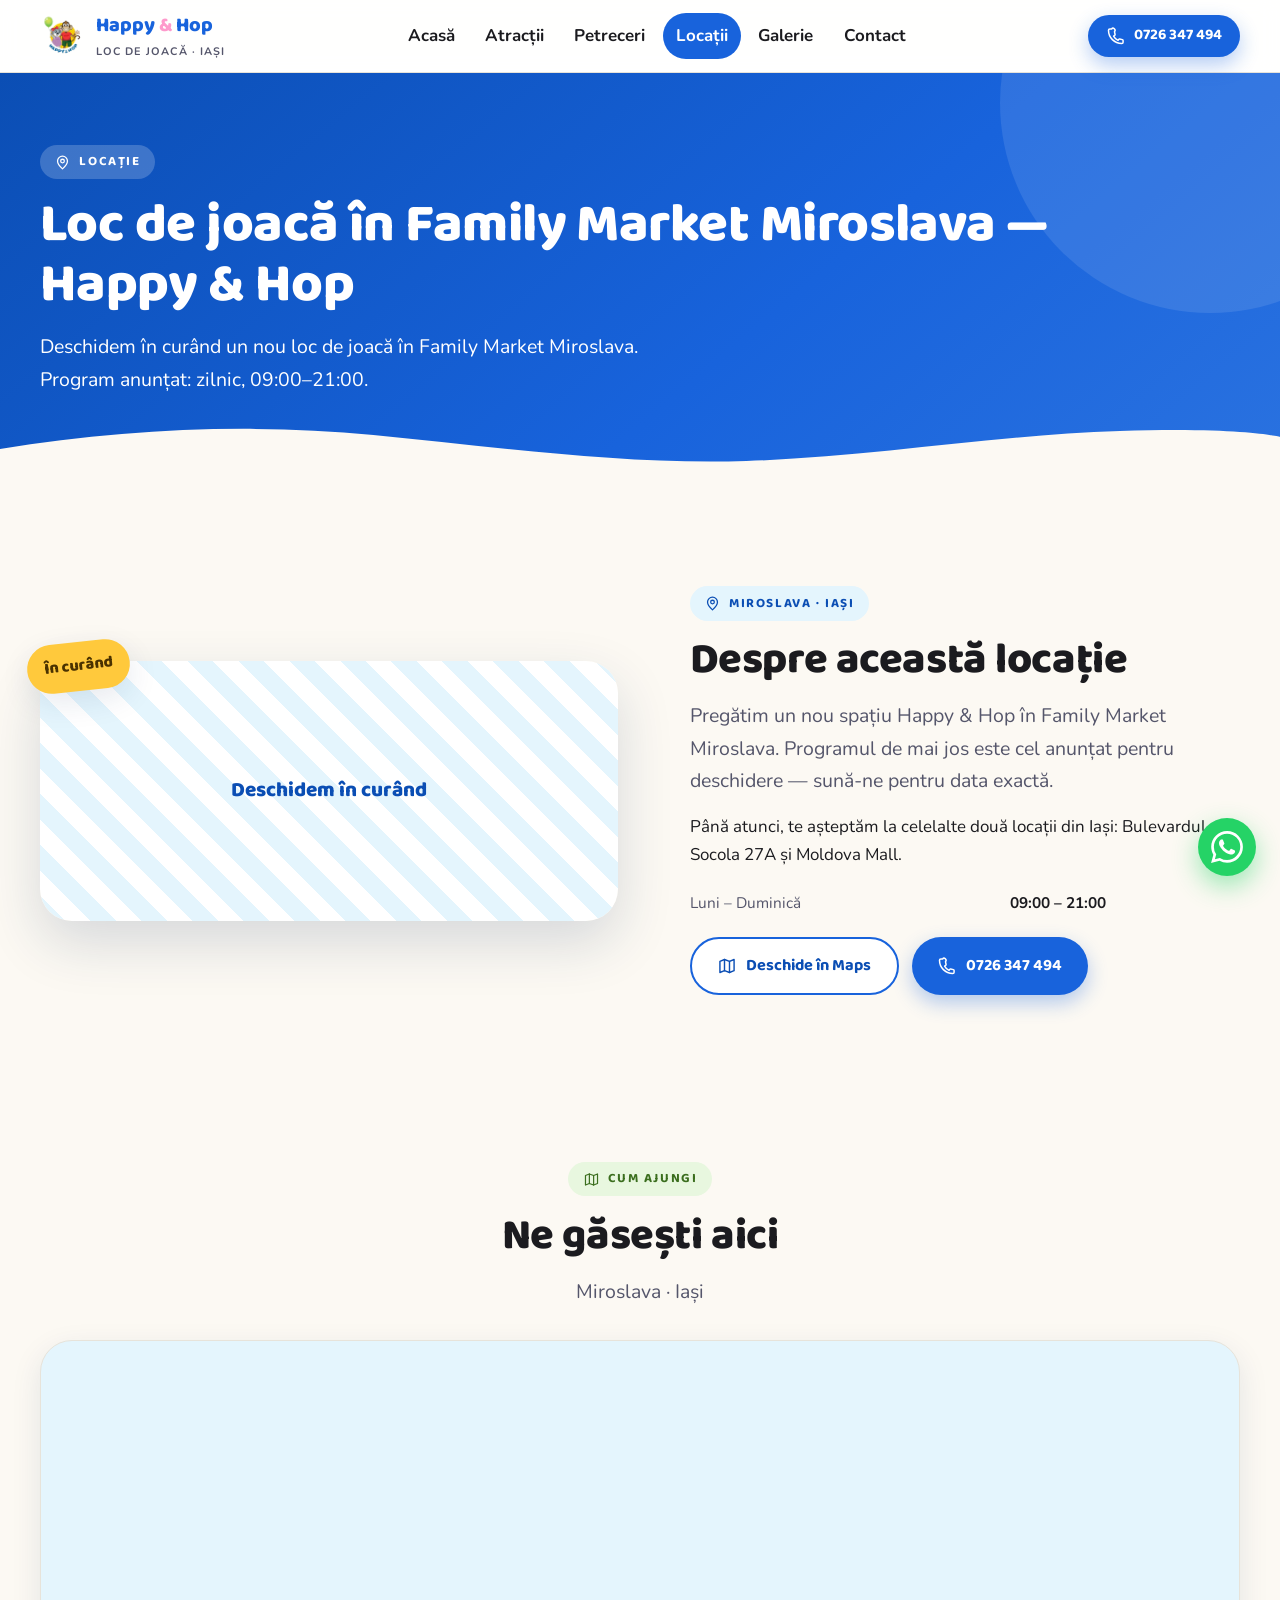
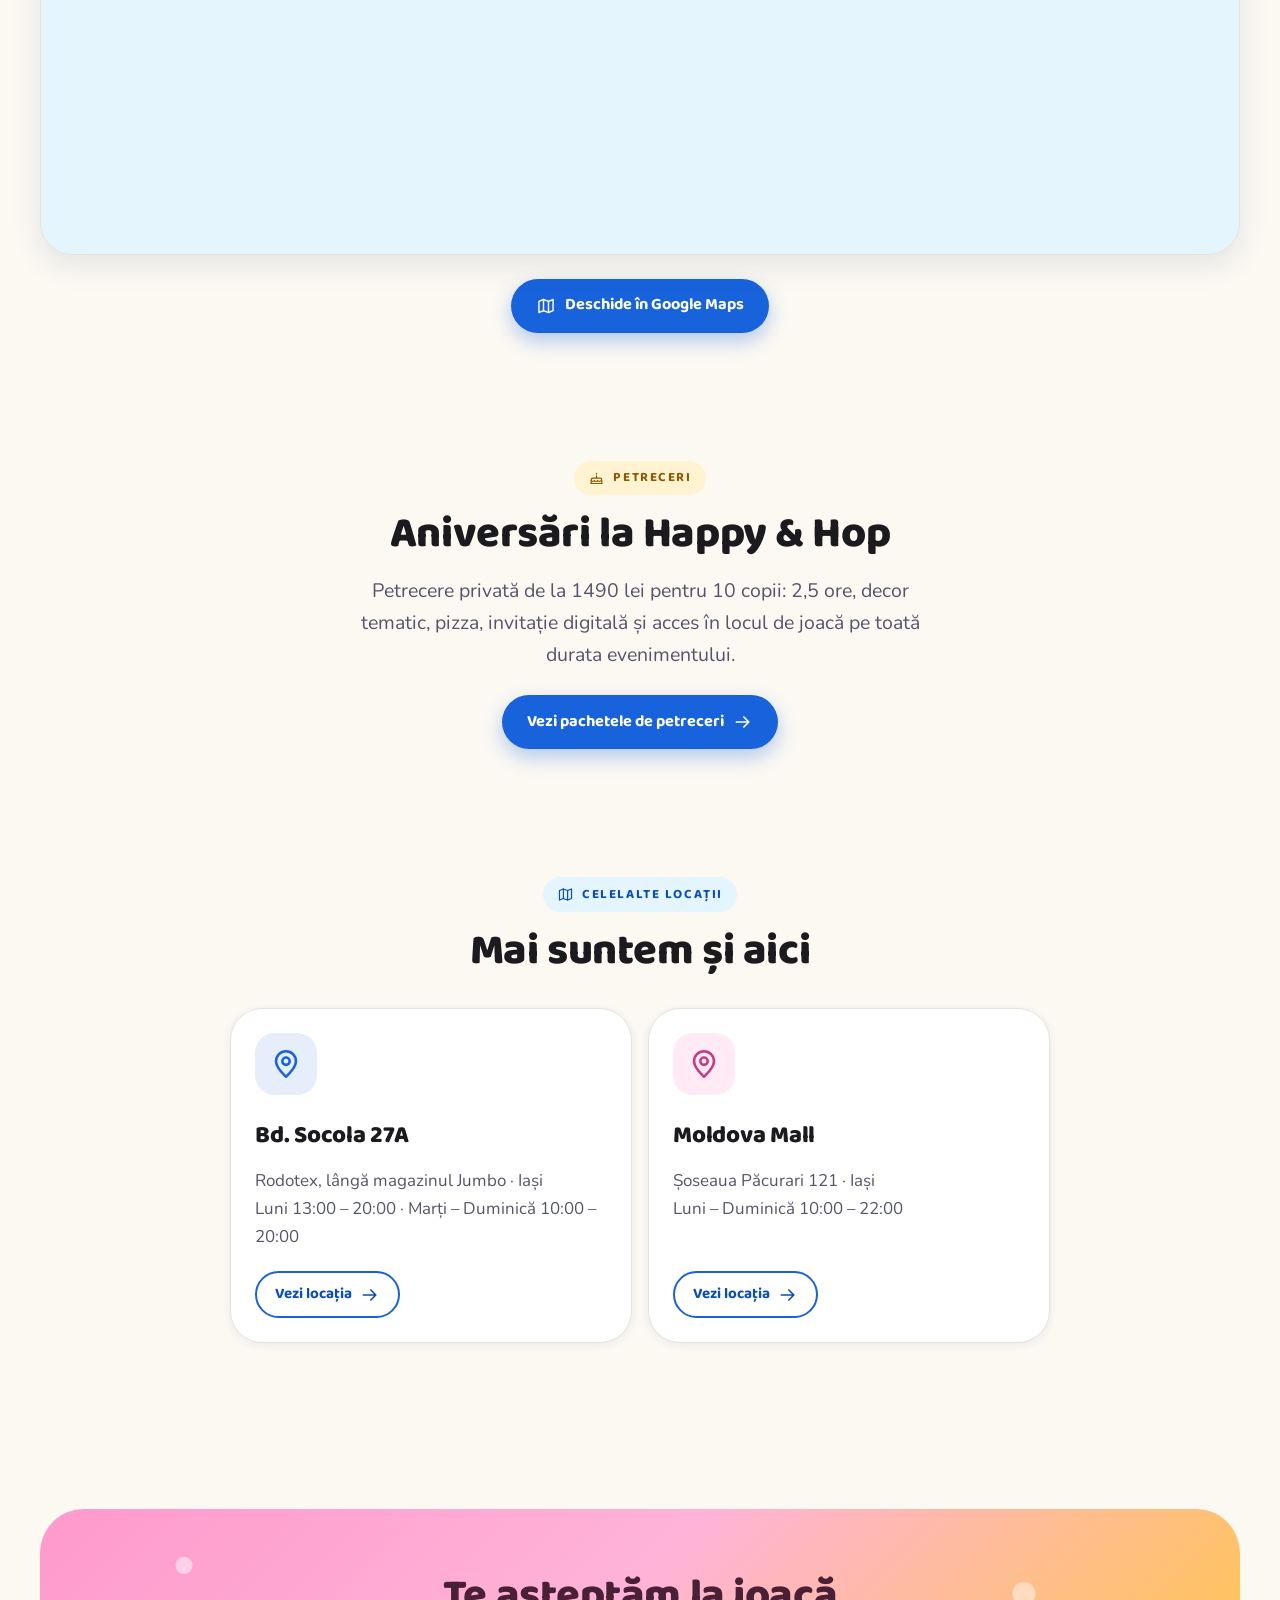
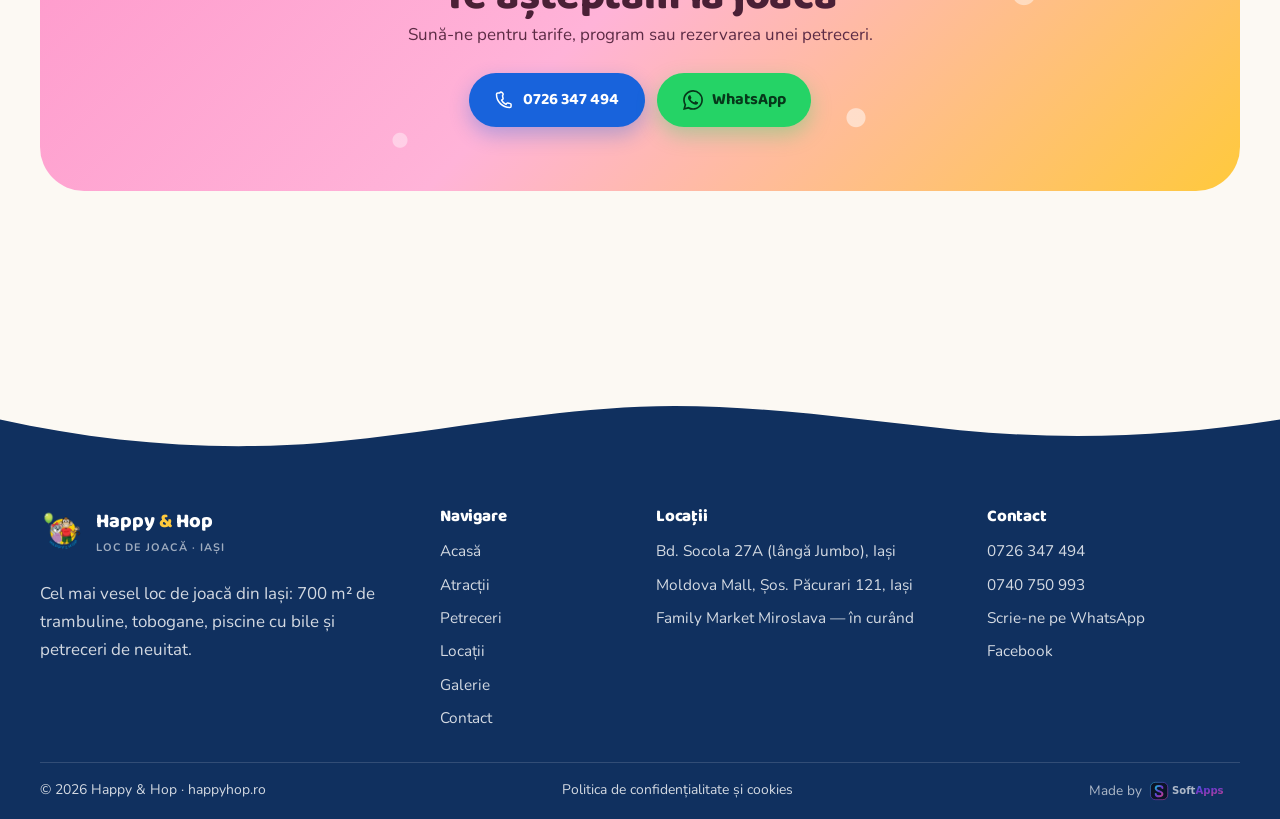
<file: loc-de-joaca-miroslava.html>
<!DOCTYPE html>
<html lang="ro">
<head>
<meta charset="utf-8">
<meta name="viewport" content="width=device-width, initial-scale=1">
<title>Loc de joacă Miroslava — se deschide în curând | Happy & Hop</title>
<meta name="description" content="Happy & Hop deschide în curând un loc de joacă pentru copii în Family Market Miroslava, lângă Iași. Program anunțat: zilnic 09:00–21:00.">
<link rel="canonical" href="https://happyhop.ro/loc-de-joaca-miroslava.html">
<meta name="theme-color" content="#1863DC">
<script>document.documentElement.className += " js";</script>

<meta property="og:type" content="website">
<meta property="og:locale" content="ro_RO">
<meta property="og:site_name" content="Happy &amp; Hop">
<meta property="og:title" content="Loc de joacă Miroslava — se deschide în curând | Happy & Hop">
<meta property="og:description" content="Happy & Hop deschide în curând un loc de joacă pentru copii în Family Market Miroslava, lângă Iași. Program anunțat: zilnic 09:00–21:00.">
<meta property="og:url" content="https://happyhop.ro/loc-de-joaca-miroslava.html">
<meta property="og:image" content="https://happyhop.ro/assets/brand/og-image.jpg">
<meta name="twitter:card" content="summary_large_image">

<link rel="icon" href="assets/brand/favicon.png" type="image/png">
<link rel="apple-touch-icon" href="assets/brand/apple-touch-icon.png">

<link rel="preconnect" href="https://fonts.googleapis.com">
<link rel="preconnect" href="https://fonts.gstatic.com" crossorigin>
<link rel="stylesheet" href="https://fonts.googleapis.com/css2?family=Baloo+2:wght@600;700;800&family=Nunito:wght@400;600;700&display=swap">
<link rel="stylesheet" href="css/base.css?v=6bb612c7">
<link rel="stylesheet" href="css/site.css?v=e37272ff">
<script type="application/ld+json">{"@context": "https://schema.org", "@graph": [{"@type": "AmusementPark", "@id": "https://happyhop.ro/loc-de-joaca-miroslava.html#loc", "name": "Happy & Hop — Miroslava", "url": "https://happyhop.ro/loc-de-joaca-miroslava.html", "telephone": "+40726347494", "priceRange": "$$", "currenciesAccepted": "RON", "parentOrganization": {"@id": "https://happyhop.ro/#organizatie"}, "address": {"@type": "PostalAddress", "streetAddress": "Family Market Miroslava", "addressLocality": "Miroslava", "addressRegion": "Iași", "addressCountry": "RO"}, "hasMap": "https://www.google.com/maps/place/Family+Market+Miroslava/@47.1461986,27.5270789,875m/data=!3m2!1e3!4b1!4m6!3m5!1s0x40cafbab75f19f37:0x28635c3a278bc3dd!8m2!3d47.1461986!4d27.5296538!16s%2Fg%2F11rz7mzkpr", "geo": {"@type": "GeoCoordinates", "latitude": 47.1461986, "longitude": 27.5296538}, "description": "Deschidere în curând."}, {"@type": "BreadcrumbList", "itemListElement": [{"@type": "ListItem", "position": 1, "name": "Acasă", "item": "https://happyhop.ro/"}, {"@type": "ListItem", "position": 2, "name": "Locații", "item": "https://happyhop.ro/locatii.html"}, {"@type": "ListItem", "position": 3, "name": "Miroslava", "item": "https://happyhop.ro/loc-de-joaca-miroslava.html"}]}]}</script>
</head>
<body>
<svg xmlns="http://www.w3.org/2000/svg" style="display:none" aria-hidden="true" focusable="false"><symbol id="i-arrow" viewBox="0 0 24 24" fill="none" stroke="currentColor" stroke-width="2" stroke-linecap="round" stroke-linejoin="round"><path d="M4 12h15m-6-6 6 6-6 6"/></symbol><symbol id="i-cake" viewBox="0 0 24 24" fill="none" stroke="currentColor" stroke-width="1.7" stroke-linecap="round" stroke-linejoin="round"><path d="M4 20.5h16M4.5 20.5v-5a2.5 2.5 0 0 1 2.5-2.5h10a2.5 2.5 0 0 1 2.5 2.5v5"/><path d="M4.5 16.4c1.5 1.4 3.1 1.4 4.6 0 1.5 1.4 3.1 1.4 4.6 0 1.5 1.4 3.1 1.4 4.6 0M12 13V9.6M12 6.2v.9"/></symbol><symbol id="i-close" viewBox="0 0 24 24" fill="none" stroke="currentColor" stroke-width="2" stroke-linecap="round"><path d="M6 6l12 12M18 6L6 18"/></symbol><symbol id="i-map" viewBox="0 0 24 24" fill="none" stroke="currentColor" stroke-width="1.7" stroke-linecap="round" stroke-linejoin="round"><path d="M9 4.2 3.5 6.4v13.4L9 17.6l6 2.2 5.5-2.2V4.2L15 6.4 9 4.2Z"/><path d="M9 4.2v13.4M15 6.4v13.4"/></symbol><symbol id="i-menu" viewBox="0 0 24 24" fill="none" stroke="currentColor" stroke-width="2" stroke-linecap="round"><path d="M4 7h16M4 12h16M4 17h16"/></symbol><symbol id="i-phone" viewBox="0 0 24 24" fill="none" stroke="currentColor" stroke-width="1.8" stroke-linecap="round" stroke-linejoin="round"><path d="M6.6 3.5h-2A1.6 1.6 0 0 0 3 5.1C3 13.9 10.1 21 18.9 21a1.6 1.6 0 0 0 1.6-1.6v-2a1.1 1.1 0 0 0-.85-1.07l-3.2-.73a1.1 1.1 0 0 0-1.16.47l-.85 1.28a12.6 12.6 0 0 1-5.31-5.31l1.28-.85a1.1 1.1 0 0 0 .47-1.16l-.73-3.2A1.1 1.1 0 0 0 6.6 3.5Z"/></symbol><symbol id="i-pin" viewBox="0 0 24 24" fill="none" stroke="currentColor" stroke-width="1.8" stroke-linecap="round" stroke-linejoin="round"><path d="M12 21s7-6.1 7-11a7 7 0 1 0-14 0c0 4.9 7 11 7 11Z"/><circle cx="12" cy="10" r="2.6"/></symbol><symbol id="i-wa" viewBox="0 0 24 24" fill="currentColor"><path d="M17.47 14.38c-.3-.15-1.76-.87-2.03-.97-.27-.1-.47-.15-.67.15-.2.3-.77.97-.94 1.16-.17.2-.35.22-.64.08-.3-.15-1.26-.47-2.39-1.48-.88-.79-1.48-1.76-1.66-2.06-.17-.3-.02-.46.13-.6.14-.14.3-.35.45-.53.15-.17.2-.3.3-.5.1-.2.05-.37-.03-.52-.07-.15-.67-1.61-.91-2.2-.24-.58-.49-.5-.67-.51h-.57c-.2 0-.52.07-.8.37-.27.3-1.04 1.02-1.04 2.48s1.07 2.87 1.22 3.07c.15.2 2.1 3.2 5.08 4.49.7.3 1.26.49 1.69.62.71.23 1.36.2 1.87.12.57-.09 1.76-.72 2-1.41.25-.7.25-1.29.18-1.42-.08-.12-.27-.2-.57-.34m-5.42 7.4a9.87 9.87 0 0 1-5.03-1.38l-.36-.21-3.74.98 1-3.65-.24-.37a9.86 9.86 0 0 1-1.51-5.26c0-5.45 4.44-9.88 9.89-9.88 2.64 0 5.12 1.03 6.99 2.9a9.82 9.82 0 0 1 2.89 6.99c0 5.45-4.43 9.88-9.89 9.88m8.41-18.3A11.82 11.82 0 0 0 12.05 0C5.5 0 .16 5.34.16 11.89c0 2.1.55 4.14 1.59 5.95L.06 24l6.3-1.65a11.88 11.88 0 0 0 5.69 1.45c6.55 0 11.89-5.34 11.89-11.89 0-3.18-1.24-6.17-3.48-8.42Z"/></symbol></svg>

  <a class="skip-link" href="#main">Sari la conținut</a>

  <header class="site-header">
    <div class="container site-header__inner">
      <a class="brand" href="index.html">
        <img src="assets/brand/logo-104.png" alt="" width="46" height="46">
        <span>
          <span class="brand__name">Happy&nbsp;<span>&amp;</span>&nbsp;Hop</span>
          <span class="brand__tag">Loc de joacă · Iași</span>
        </span>
      </a>

      <nav class="nav" aria-label="Navigare principală">
        <ul>
          <li><a href="index.html">Acasă</a></li>
          <li><a href="atractii.html">Atracții</a></li>
          <li><a href="petreceri.html">Petreceri</a></li>
          <li><a href="locatii.html" aria-current="page">Locații</a></li>
          <li><a href="galerie.html">Galerie</a></li>
          <li><a href="contact.html">Contact</a></li>
        </ul>
      </nav>

      <a class="btn btn--primary btn--sm header-cta" href="tel:0726347494"><svg aria-hidden="true"><use href="#i-phone"></use></svg><span>0726 347 494</span></a>

      <button class="nav-toggle" type="button" data-nav-toggle aria-expanded="false" aria-controls="mobile-panel">
        <span class="sr-only">Deschide meniul</span><svg aria-hidden="true"><use href="#i-menu"></use></svg>
      </button>
    </div>
  </header>

  <div class="mobile-panel" id="mobile-panel" role="dialog" aria-modal="true" aria-label="Meniu principal" hidden>
    <div class="mobile-panel__top">
      <a class="brand" href="index.html">
        <img src="assets/brand/logo-104.png" alt="" width="46" height="46">
        <span class="brand__name">Happy&nbsp;<span>&amp;</span>&nbsp;Hop</span>
      </a>
      <button class="nav-toggle" type="button" data-nav-close>
        <span class="sr-only">Închide meniul</span><svg aria-hidden="true"><use href="#i-close"></use></svg>
      </button>
    </div>
    <nav aria-label="Navigare mobilă">
      <ul>
        <li><a href="index.html">Acasă</a></li>
          <li><a href="atractii.html">Atracții</a></li>
          <li><a href="petreceri.html">Petreceri</a></li>
          <li><a href="locatii.html" aria-current="page">Locații</a></li>
          <li><a href="galerie.html">Galerie</a></li>
          <li><a href="contact.html">Contact</a></li>
      </ul>
    </nav>
    <div class="mobile-panel__cta">
      <a class="btn btn--primary btn--block" href="tel:0726347494"><svg aria-hidden="true"><use href="#i-phone"></use></svg> Sună acum</a>
      <a class="btn btn--wa btn--block" href="https://wa.me/40726347494?text=Bun%C4%83%20ziua!%20A%C8%99%20dori%20informa%C8%9Bii%20despre%20Happy%20%26%20Hop." target="_blank" rel="noopener"><svg aria-hidden="true"><use href="#i-wa"></use></svg> WhatsApp</a>
    </div>
  </div>

  <main id="main">

    <section class="page-head">
      <div class="container">
        <span class="eyebrow"><svg aria-hidden="true"><use href="#i-pin"></use></svg> Locație</span>
        <h1>Loc de joacă în Family Market Miroslava — Happy&nbsp;&amp;&nbsp;Hop</h1>
        <p>Deschidem în curând un nou loc de joacă în Family Market Miroslava. Program anunțat: zilnic, 09:00–21:00.</p>
      </div>
      <div class="page-head__wave" aria-hidden="true">
        <svg viewBox="0 0 1440 60" preserveAspectRatio="none"><path d="M0 60V24c140-20 280-26 420-14s280 30 420 26 280-26 420-30 180 6 180 6v48Z"/></svg>
      </div>
    </section>

    <section class="section">
      <div class="container split">
        <div class="split__media reveal">
          <div class="collage">
            <span class="collage__sticker">În curând</span>
            <div class="collage__main">
              <div class="loc-card__media--empty" style="border-radius:var(--r-lg)"><p style="font-family:var(--font-display);font-weight:800;font-size:1.3rem;color:var(--hh-deep)">Deschidem în curând</p></div>
            </div>
          </div>
        </div>
        <div class="split__body reveal">
          <span class="eyebrow"><svg aria-hidden="true"><use href="#i-pin"></use></svg> Miroslava · Iași</span>
          <h2>Despre această locație</h2>
          <p class="lead">Pregătim un nou spațiu Happy&nbsp;&amp;&nbsp;Hop în Family Market Miroslava. Programul de mai jos este cel anunțat pentru deschidere — sună-ne pentru data exactă.</p>
          <p>Până atunci, te așteptăm la celelalte două locații din Iași: Bulevardul Socola 27A și Moldova Mall.</p>
          <dl class="hours" style="max-width:26rem">
            <div><dt>Luni – Duminică</dt><dd>09:00 – 21:00</dd></div>
          </dl>
          <div class="hero__actions">
            <a class="btn btn--outline" href="https://www.google.com/maps/place/Family+Market+Miroslava/@47.1461986,27.5270789,875m/data=!3m2!1e3!4b1!4m6!3m5!1s0x40cafbab75f19f37:0x28635c3a278bc3dd!8m2!3d47.1461986!4d27.5296538!16s%2Fg%2F11rz7mzkpr" target="_blank" rel="noopener"><svg aria-hidden="true"><use href="#i-map"></use></svg> Deschide în Maps</a>
            <a class="btn btn--primary" href="tel:0726347494"><svg aria-hidden="true"><use href="#i-phone"></use></svg> 0726 347 494</a>
          </div>
        </div>
      </div>
    </section>

    <section class="section--tight">
      <div class="container">
        <div class="section-head reveal">
          <span class="eyebrow eyebrow--green"><svg aria-hidden="true"><use href="#i-map"></use></svg> Cum ajungi</span>
          <h2>Ne găsești aici</h2>
          <p class="lead">Miroslava · Iași</p>
        </div>
        <div class="reveal" style="margin-top:var(--sp-6)">
          <div class="map-embed"><iframe src="https://www.google.com/maps?q=47.1461986,27.5296538&amp;z=17&amp;hl=ro&amp;output=embed" title="Harta către Happy &amp; Hop — Family Market Miroslava" loading="lazy" referrerpolicy="no-referrer-when-downgrade" allowfullscreen></iframe></div>
        </div>
        <p class="text-center" style="margin-top:var(--sp-5)">
          <a class="btn btn--primary" href="https://www.google.com/maps/place/Family+Market+Miroslava/@47.1461986,27.5270789,875m/data=!3m2!1e3!4b1!4m6!3m5!1s0x40cafbab75f19f37:0x28635c3a278bc3dd!8m2!3d47.1461986!4d27.5296538!16s%2Fg%2F11rz7mzkpr" target="_blank" rel="noopener"><svg aria-hidden="true"><use href="#i-map"></use></svg> Deschide în Google Maps</a>
        </p>
      </div>
    </section>


    <section class="section--tight">
      <div class="container">
        <div class="section-head reveal">
          <span class="eyebrow eyebrow--yellow"><svg aria-hidden="true"><use href="#i-cake"></use></svg> Petreceri</span>
          <h2>Aniversări la Happy&nbsp;&amp;&nbsp;Hop</h2>
          <p class="lead">Petrecere privată de la 1490 lei pentru 10 copii: 2,5 ore, decor tematic, pizza, invitație digitală și acces în locul de joacă pe toată durata evenimentului.</p>
        </div>
        <p class="text-center" style="margin-top:var(--sp-5)"><a class="btn btn--primary" href="petreceri.html">Vezi pachetele de petreceri <svg aria-hidden="true"><use href="#i-arrow"></use></svg></a></p>
      </div>
    </section>

    <section class="section--tight">
      <div class="container">
        <div class="section-head reveal">
          <span class="eyebrow"><svg aria-hidden="true"><use href="#i-map"></use></svg> Celelalte locații</span>
          <h2>Mai suntem și aici</h2>
        </div>
        <div class="grid-cards grid-cards--two" style="margin-top:var(--sp-6)">
          <article class="card card--cta reveal">
            <div class="card__icon i-blue"><svg aria-hidden="true"><use href="#i-pin"></use></svg></div>
            <h3><a href="loc-de-joaca-socola.html" style="text-decoration:none">Bd. Socola 27A</a></h3>
            <p>Rodotex, lângă magazinul Jumbo · Iași<br>Luni 13:00 – 20:00 · Marți – Duminică 10:00 – 20:00</p>
            <a class="btn btn--outline btn--sm" href="loc-de-joaca-socola.html">Vezi locația <svg aria-hidden="true"><use href="#i-arrow"></use></svg></a>
          </article>
          <article class="card card--cta reveal">
            <div class="card__icon i-pink"><svg aria-hidden="true"><use href="#i-pin"></use></svg></div>
            <h3><a href="loc-de-joaca-moldova-mall.html" style="text-decoration:none">Moldova Mall</a></h3>
            <p>Șoseaua Păcurari 121 · Iași<br>Luni – Duminică 10:00 – 22:00</p>
            <a class="btn btn--outline btn--sm" href="loc-de-joaca-moldova-mall.html">Vezi locația <svg aria-hidden="true"><use href="#i-arrow"></use></svg></a>
          </article>
        </div>
      </div>
    </section>

    <section class="section">
      <div class="container">
        <div class="cta-band reveal">
          <h2>Te așteptăm la joacă</h2>
          <p>Sună-ne pentru tarife, program sau rezervarea unei petreceri.</p>
          <div class="cta-band__actions">
            <a class="btn btn--primary" href="tel:0726347494"><svg aria-hidden="true"><use href="#i-phone"></use></svg> 0726 347 494</a>
            <a class="btn btn--wa" href="https://wa.me/40726347494?text=Bun%C4%83%20ziua!%20A%C8%99%20dori%20informa%C8%9Bii%20despre%20Happy%20%26%20Hop." target="_blank" rel="noopener"><svg aria-hidden="true"><use href="#i-wa"></use></svg> WhatsApp</a>
          </div>
        </div>
      </div>
    </section>

  </main>

  <footer class="site-footer">
    <div class="site-footer__wave" aria-hidden="true">
      <svg viewBox="0 0 1440 60" preserveAspectRatio="none"><path d="M0 60V22c120 22 240 30 360 22s240-30 360-34 240 12 360 22 240 6 360-10v38Z"/></svg>
    </div>
    <div class="container">
      <div class="site-footer__grid">
        <div>
          <a class="brand" href="index.html">
            <img src="assets/brand/logo-104.png" alt="" width="52" height="52">
            <span>
              <span class="brand__name">Happy&nbsp;<span>&amp;</span>&nbsp;Hop</span>
              <span class="brand__tag">Loc de joacă · Iași</span>
            </span>
          </a>
          <p style="margin-top:1rem;max-width:34ch">Cel mai vesel loc de joacă din Iași: 700&nbsp;m² de trambuline, tobogane, piscine cu bile și petreceri de neuitat.</p>
        </div>

        <div>
          <h3>Navigare</h3>
          <ul class="footer-list">
            <li><a href="index.html">Acasă</a></li>
            <li><a href="atractii.html">Atracții</a></li>
            <li><a href="petreceri.html">Petreceri</a></li>
            <li><a href="locatii.html">Locații</a></li>
            <li><a href="galerie.html">Galerie</a></li>
            <li><a href="contact.html">Contact</a></li>
          </ul>
        </div>

        <div>
          <h3>Locații</h3>
          <ul class="footer-list">
            <li><a href="loc-de-joaca-socola.html">Bd. Socola 27A (lângă Jumbo), Iași</a></li>
            <li><a href="loc-de-joaca-moldova-mall.html">Moldova Mall, Șos. Păcurari 121, Iași</a></li>
            <li><a href="loc-de-joaca-miroslava.html">Family Market Miroslava — în curând</a></li>
          </ul>
        </div>

        <div>
          <h3>Contact</h3>
          <ul class="footer-list">
            <li><a href="tel:0726347494">0726 347 494</a></li>
            <li><a href="tel:0740750993">0740 750 993</a></li>
            <li><a href="https://wa.me/40726347494?text=Bun%C4%83%20ziua!%20A%C8%99%20dori%20informa%C8%9Bii%20despre%20Happy%20%26%20Hop." target="_blank" rel="noopener">Scrie-ne pe WhatsApp</a></li>
            <li><a href="https://www.facebook.com/people/Happy-si-Hop/100064721647929/" target="_blank" rel="noopener">Facebook</a></li>
          </ul>
        </div>
      </div>

      <div class="site-footer__bottom">
        <p>© <span data-year>2026</span> Happy&nbsp;&amp;&nbsp;Hop · happyhop.ro</p>
        <p><a href="politica-confidentialitate.html">Politica de confidențialitate și cookies</a></p>
        <p class="footer-madeby">
          <a href="https://softsapps.com" target="_blank" rel="noopener" aria-label="Made by SoftApps">
            <span class="madeby-label">Made by</span>
            <svg xmlns="http://www.w3.org/2000/svg" viewBox="0 0 380 100" role="img" aria-label="SoftApps">
              <defs>
                <linearGradient id="saLogo" x1="0" y1="0" x2="1" y2="1">
                  <stop offset="0" stop-color="#22d3ee" />
                  <stop offset="0.5" stop-color="#7c3aed" />
                  <stop offset="1" stop-color="#ec4899" />
                </linearGradient>
              </defs>
              <rect x="6" y="14" width="72" height="72" rx="20" fill="#0a0e1a" />
              <rect x="6" y="14" width="72" height="72" rx="20" fill="none" stroke="url(#saLogo)" stroke-width="2.5" />
              <path d="M56 38 C56 31 49 29 42 29 C34 29 28 32 28 39 C28 47 37 49 42 51 C47 53 56 55 56 63 C56 70 48 72 42 72 C35 72 28 70 28 62" fill="none" stroke="url(#saLogo)" stroke-width="8" stroke-linecap="round" />
              <text x="96" y="62" font-family="system-ui, sans-serif" font-size="42" font-weight="700" fill="currentColor">Soft<tspan fill="url(#saLogo)">Apps</tspan></text>
            </svg>
          </a>
        </p>
      </div>
    </div>
  </footer>

  <a class="float-wa" href="https://wa.me/40726347494?text=Bun%C4%83%20ziua!%20A%C8%99%20dori%20informa%C8%9Bii%20despre%20Happy%20%26%20Hop." target="_blank" rel="noopener" aria-label="Scrie-ne pe WhatsApp"><svg aria-hidden="true"><use href="#i-wa"></use></svg></a>

  <div class="mobile-bar">
    <a class="btn btn--primary" href="tel:0726347494"><svg aria-hidden="true"><use href="#i-phone"></use></svg> Sună</a>
    <a class="btn btn--wa" href="https://wa.me/40726347494?text=Bun%C4%83%20ziua!%20A%C8%99%20dori%20informa%C8%9Bii%20despre%20Happy%20%26%20Hop." target="_blank" rel="noopener"><svg aria-hidden="true"><use href="#i-wa"></use></svg> WhatsApp</a>
  </div>

  <script src="js/site.js?v=68b2fbf1" defer></script>

</body>
</html>
</file>
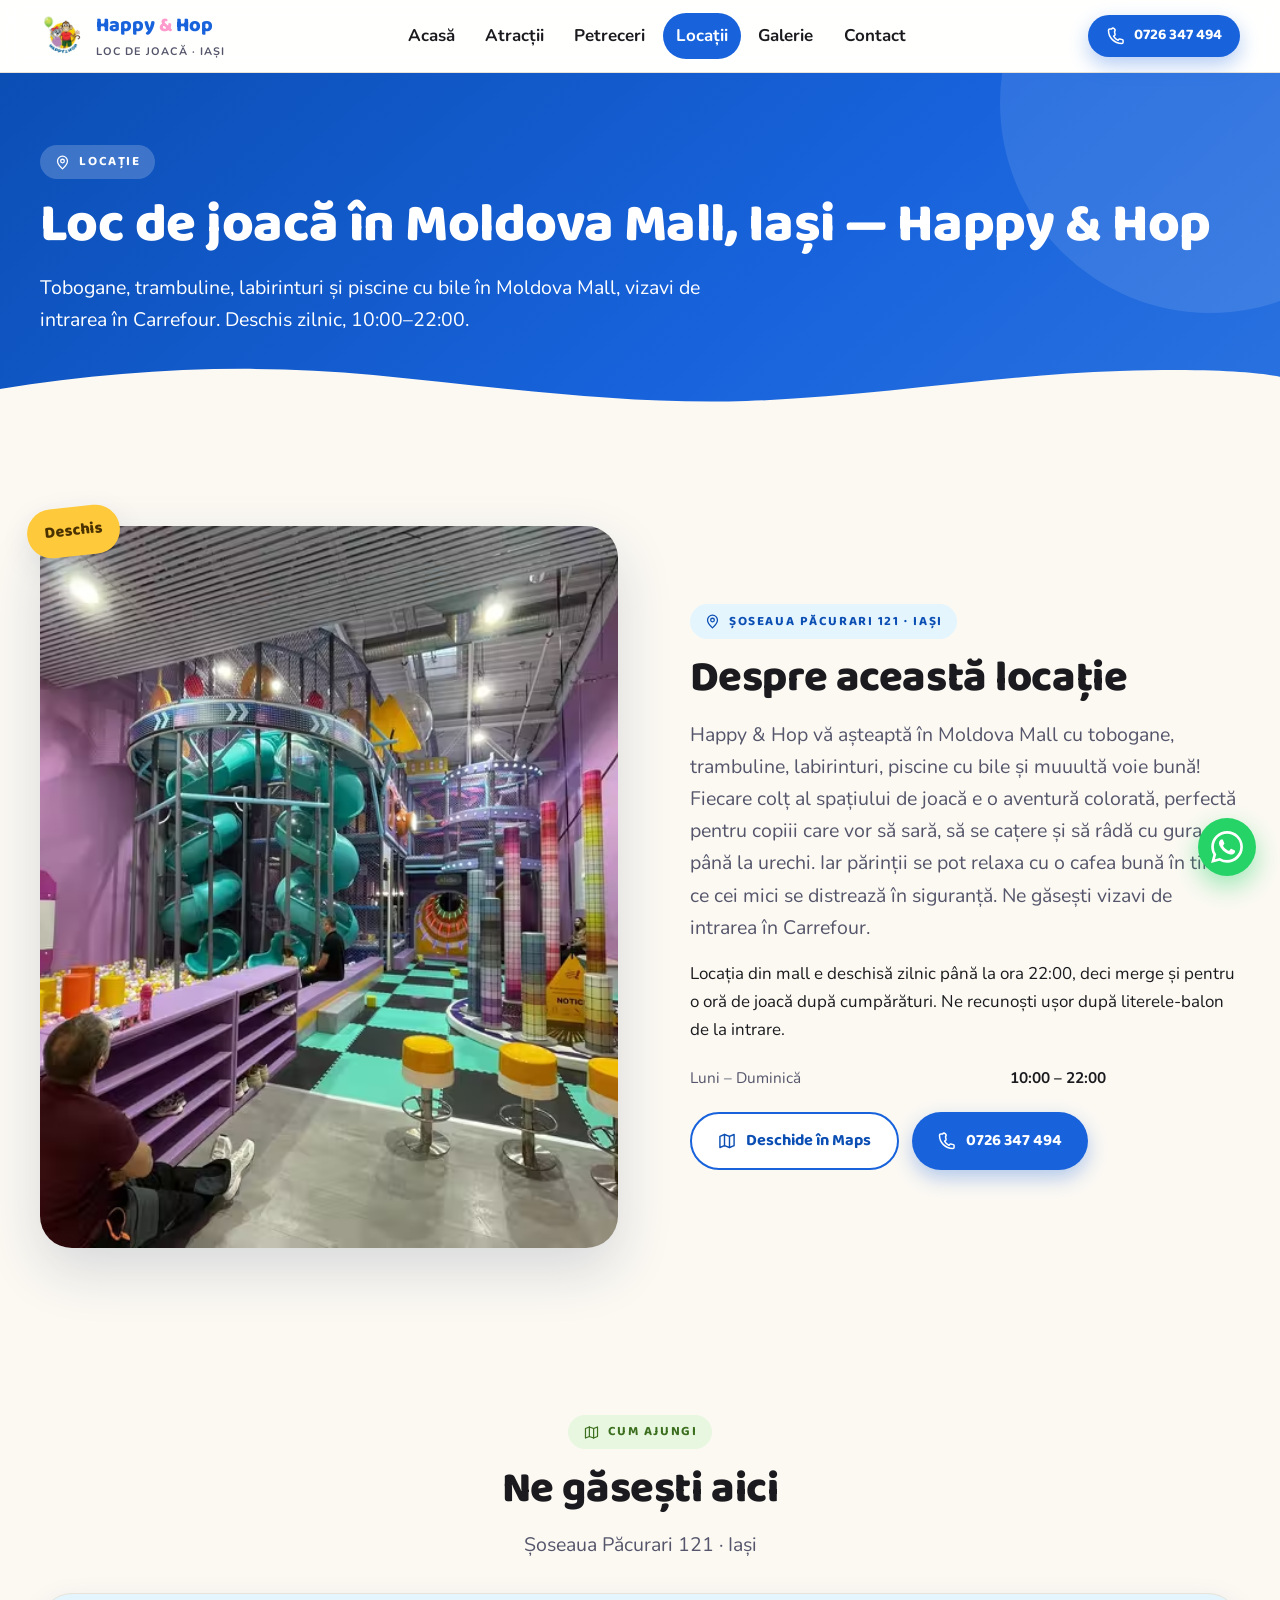
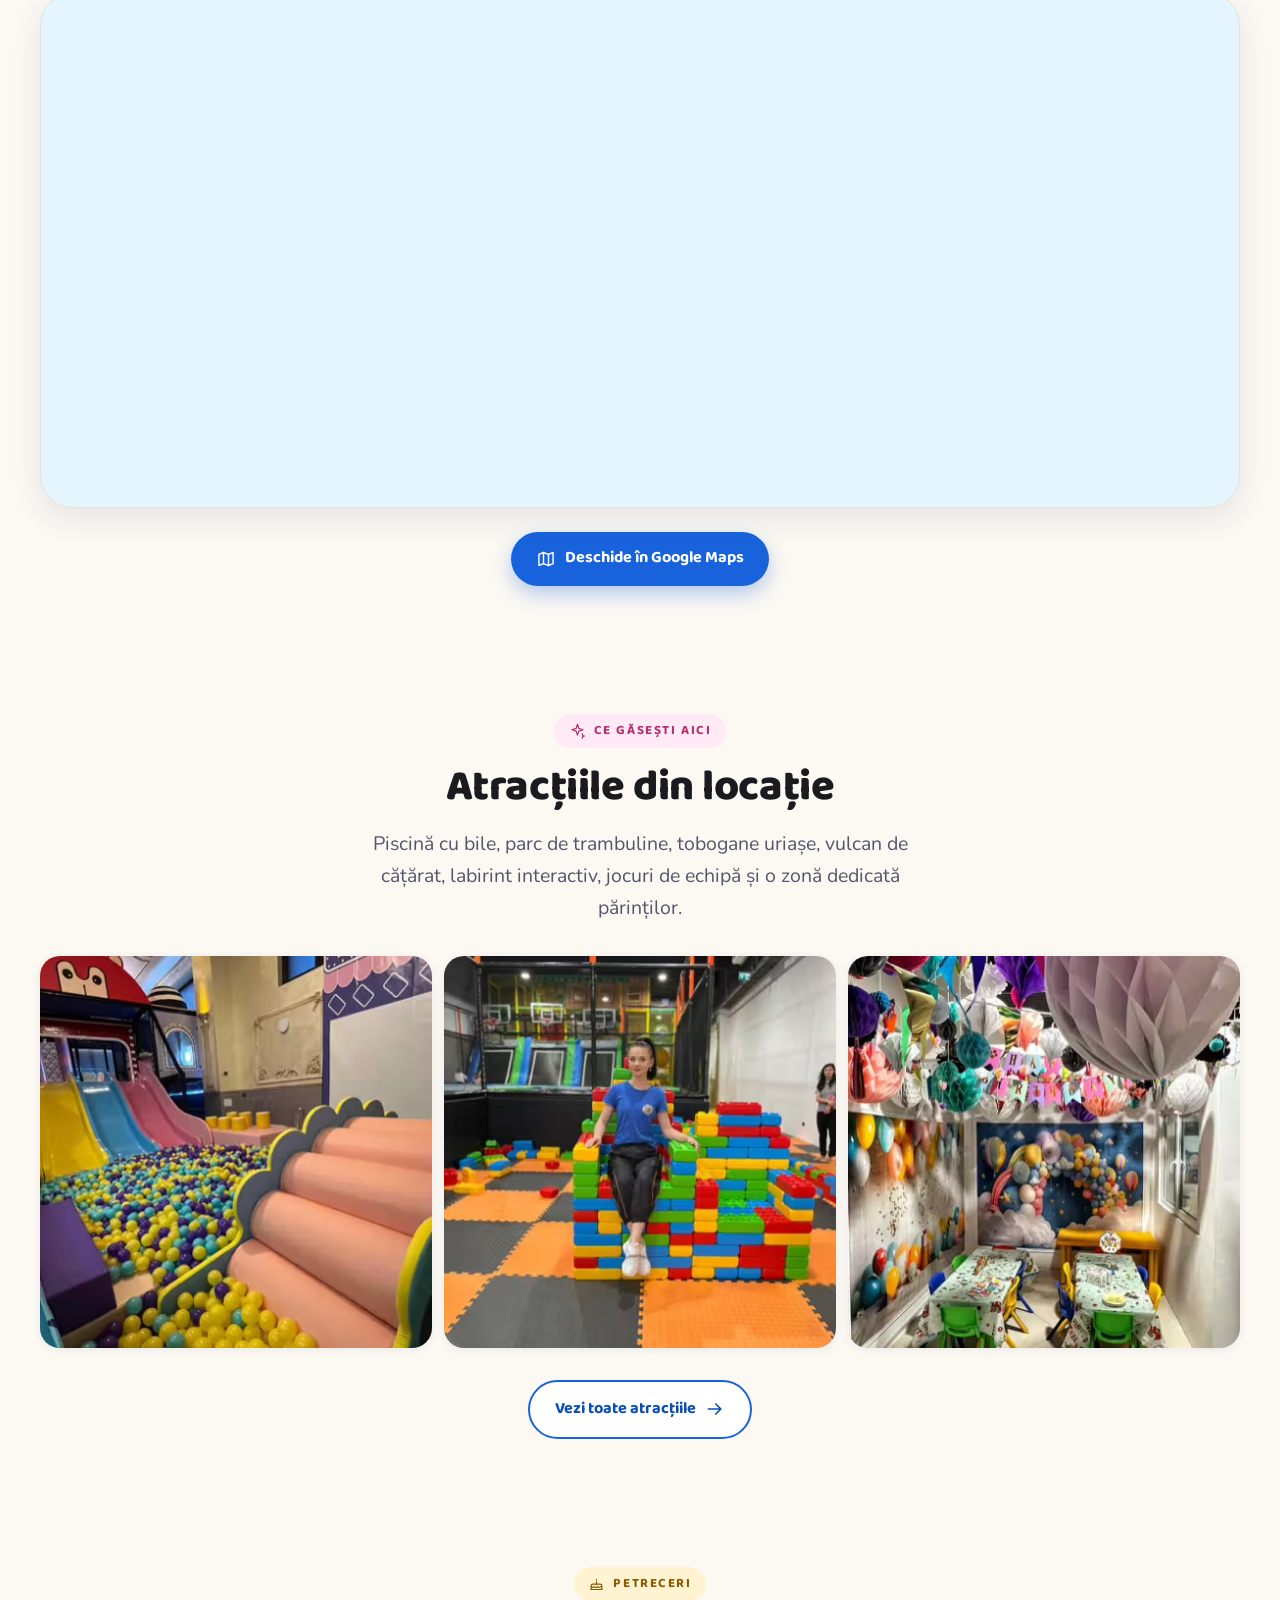
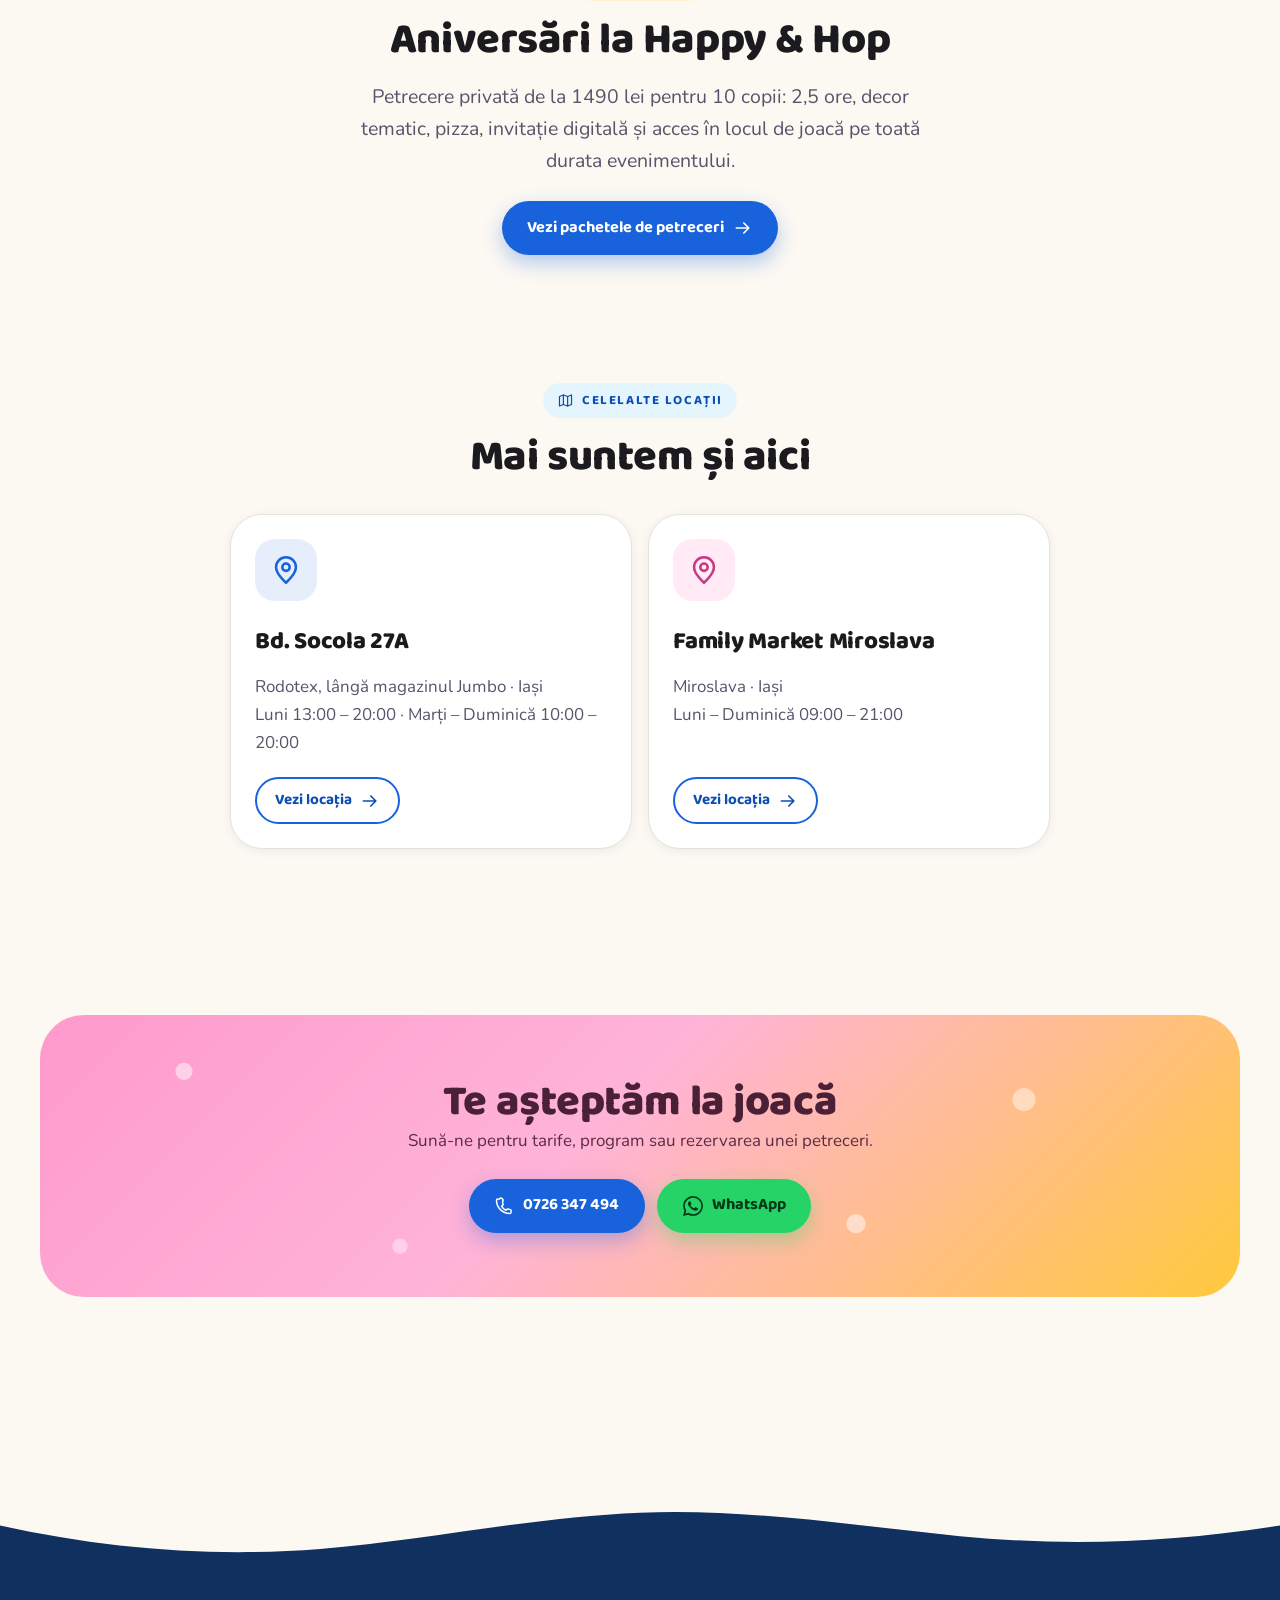
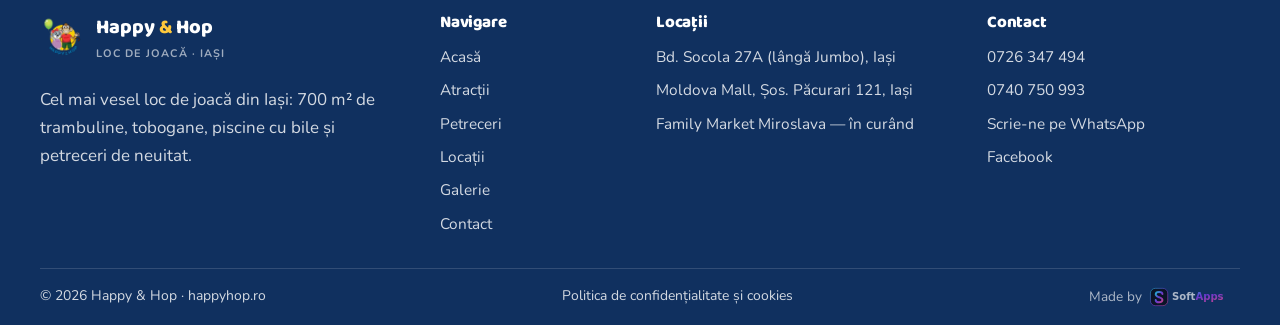
<file: loc-de-joaca-moldova-mall.html>
<!DOCTYPE html>
<html lang="ro">
<head>
<meta charset="utf-8">
<meta name="viewport" content="width=device-width, initial-scale=1">
<title>Loc de joacă Moldova Mall, Iași — deschis zilnic | Happy & Hop</title>
<meta name="description" content="Loc de joacă pentru copii în Moldova Mall, Șos. Păcurari 121, vizavi de intrarea în Carrefour: tobogane, trambuline, labirinturi și piscine cu bile. Zilnic 10–22.">
<link rel="canonical" href="https://happyhop.ro/loc-de-joaca-moldova-mall.html">
<meta name="theme-color" content="#1863DC">
<script>document.documentElement.className += " js";</script>

<meta property="og:type" content="website">
<meta property="og:locale" content="ro_RO">
<meta property="og:site_name" content="Happy &amp; Hop">
<meta property="og:title" content="Loc de joacă Moldova Mall, Iași — deschis zilnic | Happy & Hop">
<meta property="og:description" content="Loc de joacă pentru copii în Moldova Mall, Șos. Păcurari 121, vizavi de intrarea în Carrefour: tobogane, trambuline, labirinturi și piscine cu bile. Zilnic 10–22.">
<meta property="og:url" content="https://happyhop.ro/loc-de-joaca-moldova-mall.html">
<meta property="og:image" content="https://happyhop.ro/assets/brand/og-image.jpg">
<meta name="twitter:card" content="summary_large_image">

<link rel="icon" href="assets/brand/favicon.png" type="image/png">
<link rel="apple-touch-icon" href="assets/brand/apple-touch-icon.png">

<link rel="preconnect" href="https://fonts.googleapis.com">
<link rel="preconnect" href="https://fonts.gstatic.com" crossorigin>
<link rel="stylesheet" href="https://fonts.googleapis.com/css2?family=Baloo+2:wght@600;700;800&family=Nunito:wght@400;600;700&display=swap">
<link rel="stylesheet" href="css/base.css?v=6bb612c7">
<link rel="stylesheet" href="css/site.css?v=e37272ff">
<script type="application/ld+json">{"@context": "https://schema.org", "@graph": [{"@type": "AmusementPark", "@id": "https://happyhop.ro/loc-de-joaca-moldova-mall.html#loc", "name": "Happy & Hop — Moldova Mall", "url": "https://happyhop.ro/loc-de-joaca-moldova-mall.html", "telephone": "+40726347494", "priceRange": "$$", "currenciesAccepted": "RON", "parentOrganization": {"@id": "https://happyhop.ro/#organizatie"}, "address": {"@type": "PostalAddress", "streetAddress": "Șoseaua Păcurari 121", "addressLocality": "Iași", "addressRegion": "Iași", "addressCountry": "RO"}, "hasMap": "https://www.google.com/maps/search/?api=1&query=47.1668234,27.513135", "image": "https://happyhop.ro/assets/img/moldova-mall-interior-800.jpg", "geo": {"@type": "GeoCoordinates", "latitude": 47.1668234, "longitude": 27.513135}, "openingHoursSpecification": [{"@type": "OpeningHoursSpecification", "dayOfWeek": ["Monday", "Tuesday", "Wednesday", "Thursday", "Friday", "Saturday", "Sunday"], "opens": "10:00", "closes": "22:00"}]}, {"@type": "BreadcrumbList", "itemListElement": [{"@type": "ListItem", "position": 1, "name": "Acasă", "item": "https://happyhop.ro/"}, {"@type": "ListItem", "position": 2, "name": "Locații", "item": "https://happyhop.ro/locatii.html"}, {"@type": "ListItem", "position": 3, "name": "Moldova Mall", "item": "https://happyhop.ro/loc-de-joaca-moldova-mall.html"}]}]}</script>
</head>
<body>
<svg xmlns="http://www.w3.org/2000/svg" style="display:none" aria-hidden="true" focusable="false"><symbol id="i-arrow" viewBox="0 0 24 24" fill="none" stroke="currentColor" stroke-width="2" stroke-linecap="round" stroke-linejoin="round"><path d="M4 12h15m-6-6 6 6-6 6"/></symbol><symbol id="i-cake" viewBox="0 0 24 24" fill="none" stroke="currentColor" stroke-width="1.7" stroke-linecap="round" stroke-linejoin="round"><path d="M4 20.5h16M4.5 20.5v-5a2.5 2.5 0 0 1 2.5-2.5h10a2.5 2.5 0 0 1 2.5 2.5v5"/><path d="M4.5 16.4c1.5 1.4 3.1 1.4 4.6 0 1.5 1.4 3.1 1.4 4.6 0 1.5 1.4 3.1 1.4 4.6 0M12 13V9.6M12 6.2v.9"/></symbol><symbol id="i-close" viewBox="0 0 24 24" fill="none" stroke="currentColor" stroke-width="2" stroke-linecap="round"><path d="M6 6l12 12M18 6L6 18"/></symbol><symbol id="i-map" viewBox="0 0 24 24" fill="none" stroke="currentColor" stroke-width="1.7" stroke-linecap="round" stroke-linejoin="round"><path d="M9 4.2 3.5 6.4v13.4L9 17.6l6 2.2 5.5-2.2V4.2L15 6.4 9 4.2Z"/><path d="M9 4.2v13.4M15 6.4v13.4"/></symbol><symbol id="i-menu" viewBox="0 0 24 24" fill="none" stroke="currentColor" stroke-width="2" stroke-linecap="round"><path d="M4 7h16M4 12h16M4 17h16"/></symbol><symbol id="i-phone" viewBox="0 0 24 24" fill="none" stroke="currentColor" stroke-width="1.8" stroke-linecap="round" stroke-linejoin="round"><path d="M6.6 3.5h-2A1.6 1.6 0 0 0 3 5.1C3 13.9 10.1 21 18.9 21a1.6 1.6 0 0 0 1.6-1.6v-2a1.1 1.1 0 0 0-.85-1.07l-3.2-.73a1.1 1.1 0 0 0-1.16.47l-.85 1.28a12.6 12.6 0 0 1-5.31-5.31l1.28-.85a1.1 1.1 0 0 0 .47-1.16l-.73-3.2A1.1 1.1 0 0 0 6.6 3.5Z"/></symbol><symbol id="i-pin" viewBox="0 0 24 24" fill="none" stroke="currentColor" stroke-width="1.8" stroke-linecap="round" stroke-linejoin="round"><path d="M12 21s7-6.1 7-11a7 7 0 1 0-14 0c0 4.9 7 11 7 11Z"/><circle cx="12" cy="10" r="2.6"/></symbol><symbol id="i-sparkle" viewBox="0 0 24 24" fill="none" stroke="currentColor" stroke-width="1.7" stroke-linecap="round" stroke-linejoin="round"><path d="M12 3.2 13.9 9l5.9 1.9-5.9 1.9L12 18.6l-1.9-5.8-5.9-1.9L10.1 9 12 3.2Z"/><path d="M18.6 16.6 19.4 19l2.4.8-2.4.8-.8 2.4"/></symbol><symbol id="i-wa" viewBox="0 0 24 24" fill="currentColor"><path d="M17.47 14.38c-.3-.15-1.76-.87-2.03-.97-.27-.1-.47-.15-.67.15-.2.3-.77.97-.94 1.16-.17.2-.35.22-.64.08-.3-.15-1.26-.47-2.39-1.48-.88-.79-1.48-1.76-1.66-2.06-.17-.3-.02-.46.13-.6.14-.14.3-.35.45-.53.15-.17.2-.3.3-.5.1-.2.05-.37-.03-.52-.07-.15-.67-1.61-.91-2.2-.24-.58-.49-.5-.67-.51h-.57c-.2 0-.52.07-.8.37-.27.3-1.04 1.02-1.04 2.48s1.07 2.87 1.22 3.07c.15.2 2.1 3.2 5.08 4.49.7.3 1.26.49 1.69.62.71.23 1.36.2 1.87.12.57-.09 1.76-.72 2-1.41.25-.7.25-1.29.18-1.42-.08-.12-.27-.2-.57-.34m-5.42 7.4a9.87 9.87 0 0 1-5.03-1.38l-.36-.21-3.74.98 1-3.65-.24-.37a9.86 9.86 0 0 1-1.51-5.26c0-5.45 4.44-9.88 9.89-9.88 2.64 0 5.12 1.03 6.99 2.9a9.82 9.82 0 0 1 2.89 6.99c0 5.45-4.43 9.88-9.89 9.88m8.41-18.3A11.82 11.82 0 0 0 12.05 0C5.5 0 .16 5.34.16 11.89c0 2.1.55 4.14 1.59 5.95L.06 24l6.3-1.65a11.88 11.88 0 0 0 5.69 1.45c6.55 0 11.89-5.34 11.89-11.89 0-3.18-1.24-6.17-3.48-8.42Z"/></symbol></svg>

  <a class="skip-link" href="#main">Sari la conținut</a>

  <header class="site-header">
    <div class="container site-header__inner">
      <a class="brand" href="index.html">
        <img src="assets/brand/logo-104.png" alt="" width="46" height="46">
        <span>
          <span class="brand__name">Happy&nbsp;<span>&amp;</span>&nbsp;Hop</span>
          <span class="brand__tag">Loc de joacă · Iași</span>
        </span>
      </a>

      <nav class="nav" aria-label="Navigare principală">
        <ul>
          <li><a href="index.html">Acasă</a></li>
          <li><a href="atractii.html">Atracții</a></li>
          <li><a href="petreceri.html">Petreceri</a></li>
          <li><a href="locatii.html" aria-current="page">Locații</a></li>
          <li><a href="galerie.html">Galerie</a></li>
          <li><a href="contact.html">Contact</a></li>
        </ul>
      </nav>

      <a class="btn btn--primary btn--sm header-cta" href="tel:0726347494"><svg aria-hidden="true"><use href="#i-phone"></use></svg><span>0726 347 494</span></a>

      <button class="nav-toggle" type="button" data-nav-toggle aria-expanded="false" aria-controls="mobile-panel">
        <span class="sr-only">Deschide meniul</span><svg aria-hidden="true"><use href="#i-menu"></use></svg>
      </button>
    </div>
  </header>

  <div class="mobile-panel" id="mobile-panel" role="dialog" aria-modal="true" aria-label="Meniu principal" hidden>
    <div class="mobile-panel__top">
      <a class="brand" href="index.html">
        <img src="assets/brand/logo-104.png" alt="" width="46" height="46">
        <span class="brand__name">Happy&nbsp;<span>&amp;</span>&nbsp;Hop</span>
      </a>
      <button class="nav-toggle" type="button" data-nav-close>
        <span class="sr-only">Închide meniul</span><svg aria-hidden="true"><use href="#i-close"></use></svg>
      </button>
    </div>
    <nav aria-label="Navigare mobilă">
      <ul>
        <li><a href="index.html">Acasă</a></li>
          <li><a href="atractii.html">Atracții</a></li>
          <li><a href="petreceri.html">Petreceri</a></li>
          <li><a href="locatii.html" aria-current="page">Locații</a></li>
          <li><a href="galerie.html">Galerie</a></li>
          <li><a href="contact.html">Contact</a></li>
      </ul>
    </nav>
    <div class="mobile-panel__cta">
      <a class="btn btn--primary btn--block" href="tel:0726347494"><svg aria-hidden="true"><use href="#i-phone"></use></svg> Sună acum</a>
      <a class="btn btn--wa btn--block" href="https://wa.me/40726347494?text=Bun%C4%83%20ziua!%20A%C8%99%20dori%20informa%C8%9Bii%20despre%20Happy%20%26%20Hop." target="_blank" rel="noopener"><svg aria-hidden="true"><use href="#i-wa"></use></svg> WhatsApp</a>
    </div>
  </div>

  <main id="main">

    <section class="page-head">
      <div class="container">
        <span class="eyebrow"><svg aria-hidden="true"><use href="#i-pin"></use></svg> Locație</span>
        <h1>Loc de joacă în Moldova Mall, Iași — Happy&nbsp;&amp;&nbsp;Hop</h1>
        <p>Tobogane, trambuline, labirinturi și piscine cu bile în Moldova Mall, vizavi de intrarea în Carrefour. Deschis zilnic, 10:00–22:00.</p>
      </div>
      <div class="page-head__wave" aria-hidden="true">
        <svg viewBox="0 0 1440 60" preserveAspectRatio="none"><path d="M0 60V24c140-20 280-26 420-14s280 30 420 26 280-26 420-30 180 6 180 6v48Z"/></svg>
      </div>
    </section>

    <section class="section">
      <div class="container split">
        <div class="split__media reveal">
          <div class="collage">
            <span class="collage__sticker">Deschis</span>
            <div class="collage__main">
              <picture><source type="image/avif" srcset="assets/img/moldova-mall-interior-400.avif 400w, assets/img/moldova-mall-interior-800.avif 800w, assets/img/moldova-mall-interior-1600.avif 1600w" sizes="(min-width:768px) 45vw, 90vw"><img src="assets/img/moldova-mall-interior-1600.jpg" srcset="assets/img/moldova-mall-interior-400.jpg 400w, assets/img/moldova-mall-interior-800.jpg 800w, assets/img/moldova-mall-interior-1600.jpg 1600w" sizes="(min-width:768px) 45vw, 90vw" width="800" height="600" alt="Spațiul de joacă Happy &amp; Hop din Moldova Mall, cu tobogan în spirală și zonă de arcade" loading="lazy" decoding="async"></picture>
            </div>
          </div>
        </div>
        <div class="split__body reveal">
          <span class="eyebrow"><svg aria-hidden="true"><use href="#i-pin"></use></svg> Șoseaua Păcurari 121 · Iași</span>
          <h2>Despre această locație</h2>
          <p class="lead">Happy&nbsp;&amp;&nbsp;Hop vă așteaptă în Moldova Mall cu tobogane, trambuline, labirinturi, piscine cu bile și muuultă voie bună! Fiecare colț al spațiului de joacă e o aventură colorată, perfectă pentru copiii care vor să sară, să se cațere și să râdă cu gura până la urechi. Iar părinții se pot relaxa cu o cafea bună în timp ce cei mici se distrează în siguranță. Ne găsești vizavi de intrarea în Carrefour.</p>
          <p>Locația din mall e deschisă zilnic până la ora 22:00, deci merge și pentru o oră de joacă după cumpărături. Ne recunoști ușor după literele-balon de la intrare.</p>
          <dl class="hours" style="max-width:26rem">
            <div><dt>Luni – Duminică</dt><dd>10:00 – 22:00</dd></div>
          </dl>
          <div class="hero__actions">
            <a class="btn btn--outline" href="https://www.google.com/maps/search/?api=1&amp;query=47.1668234,27.513135" target="_blank" rel="noopener"><svg aria-hidden="true"><use href="#i-map"></use></svg> Deschide în Maps</a>
            <a class="btn btn--primary" href="tel:0726347494"><svg aria-hidden="true"><use href="#i-phone"></use></svg> 0726 347 494</a>
          </div>
        </div>
      </div>
    </section>

    <section class="section--tight">
      <div class="container">
        <div class="section-head reveal">
          <span class="eyebrow eyebrow--green"><svg aria-hidden="true"><use href="#i-map"></use></svg> Cum ajungi</span>
          <h2>Ne găsești aici</h2>
          <p class="lead">Șoseaua Păcurari 121 · Iași</p>
        </div>
        <div class="reveal" style="margin-top:var(--sp-6)">
          <div class="map-embed"><iframe src="https://www.google.com/maps?q=47.1668234,27.513135&amp;z=17&amp;hl=ro&amp;output=embed" title="Harta către Happy &amp; Hop — Moldova Mall" loading="lazy" referrerpolicy="no-referrer-when-downgrade" allowfullscreen></iframe></div>
        </div>
        <p class="text-center" style="margin-top:var(--sp-5)">
          <a class="btn btn--primary" href="https://www.google.com/maps/search/?api=1&amp;query=47.1668234,27.513135" target="_blank" rel="noopener"><svg aria-hidden="true"><use href="#i-map"></use></svg> Deschide în Google Maps</a>
        </p>
      </div>
    </section>


    <section class="section--tight">
      <div class="container">
        <div class="section-head reveal">
          <span class="eyebrow eyebrow--pink"><svg aria-hidden="true"><use href="#i-sparkle"></use></svg> Ce găsești aici</span>
          <h2>Atracțiile din locație</h2>
          <p class="lead">Piscină cu bile, parc de trambuline, tobogane uriașe, vulcan de cățărat, labirint interactiv, jocuri de echipă și o zonă dedicată părinților.</p>
        </div>
        <div class="gallery-strip gallery-strip--three" style="margin-top:var(--sp-6)">
          <a href="galerie.html" aria-label="Vezi galeria foto"><picture><source type="image/avif" srcset="assets/img/piscina-cu-bile-400.avif 400w, assets/img/piscina-cu-bile-800.avif 800w" sizes="(min-width:1024px) 22vw, 45vw"><img src="assets/img/piscina-cu-bile-800.jpg" srcset="assets/img/piscina-cu-bile-400.jpg 400w, assets/img/piscina-cu-bile-800.jpg 800w" sizes="(min-width:1024px) 22vw, 45vw" width="800" height="1067" alt="Piscina cu bile și toboganele pastelate" loading="lazy" decoding="async"></picture></a>
          <a href="galerie.html" aria-label="Vezi galeria foto"><picture><source type="image/avif" srcset="assets/img/trambuline-caramizi-400.avif 400w, assets/img/trambuline-caramizi-800.avif 800w" sizes="(min-width:1024px) 22vw, 45vw"><img src="assets/img/trambuline-caramizi-800.jpg" srcset="assets/img/trambuline-caramizi-400.jpg 400w, assets/img/trambuline-caramizi-800.jpg 800w" sizes="(min-width:1024px) 22vw, 45vw" width="800" height="1067" alt="Zona de cărămizi gigant, lângă parcul de trambuline" loading="lazy" decoding="async"></picture></a>
          <a href="galerie.html" aria-label="Vezi galeria foto"><picture><source type="image/avif" srcset="assets/img/sala-petreceri-400.avif 400w, assets/img/sala-petreceri-800.avif 800w" sizes="(min-width:1024px) 22vw, 45vw"><img src="assets/img/sala-petreceri-800.jpg" srcset="assets/img/sala-petreceri-400.jpg 400w, assets/img/sala-petreceri-800.jpg 800w" sizes="(min-width:1024px) 22vw, 45vw" width="800" height="1067" alt="Sala de petreceri decorată cu rozete de hârtie" loading="lazy" decoding="async"></picture></a>
        </div>
        <p class="text-center" style="margin-top:var(--sp-6)"><a class="btn btn--outline" href="atractii.html">Vezi toate atracțiile <svg aria-hidden="true"><use href="#i-arrow"></use></svg></a></p>
      </div>
    </section>

    <section class="section--tight">
      <div class="container">
        <div class="section-head reveal">
          <span class="eyebrow eyebrow--yellow"><svg aria-hidden="true"><use href="#i-cake"></use></svg> Petreceri</span>
          <h2>Aniversări la Happy&nbsp;&amp;&nbsp;Hop</h2>
          <p class="lead">Petrecere privată de la 1490 lei pentru 10 copii: 2,5 ore, decor tematic, pizza, invitație digitală și acces în locul de joacă pe toată durata evenimentului.</p>
        </div>
        <p class="text-center" style="margin-top:var(--sp-5)"><a class="btn btn--primary" href="petreceri.html">Vezi pachetele de petreceri <svg aria-hidden="true"><use href="#i-arrow"></use></svg></a></p>
      </div>
    </section>

    <section class="section--tight">
      <div class="container">
        <div class="section-head reveal">
          <span class="eyebrow"><svg aria-hidden="true"><use href="#i-map"></use></svg> Celelalte locații</span>
          <h2>Mai suntem și aici</h2>
        </div>
        <div class="grid-cards grid-cards--two" style="margin-top:var(--sp-6)">
          <article class="card card--cta reveal">
            <div class="card__icon i-blue"><svg aria-hidden="true"><use href="#i-pin"></use></svg></div>
            <h3><a href="loc-de-joaca-socola.html" style="text-decoration:none">Bd. Socola 27A</a></h3>
            <p>Rodotex, lângă magazinul Jumbo · Iași<br>Luni 13:00 – 20:00 · Marți – Duminică 10:00 – 20:00</p>
            <a class="btn btn--outline btn--sm" href="loc-de-joaca-socola.html">Vezi locația <svg aria-hidden="true"><use href="#i-arrow"></use></svg></a>
          </article>
          <article class="card card--cta reveal">
            <div class="card__icon i-pink"><svg aria-hidden="true"><use href="#i-pin"></use></svg></div>
            <h3><a href="loc-de-joaca-miroslava.html" style="text-decoration:none">Family Market Miroslava</a></h3>
            <p>Miroslava · Iași<br>Luni – Duminică 09:00 – 21:00</p>
            <a class="btn btn--outline btn--sm" href="loc-de-joaca-miroslava.html">Vezi locația <svg aria-hidden="true"><use href="#i-arrow"></use></svg></a>
          </article>
        </div>
      </div>
    </section>

    <section class="section">
      <div class="container">
        <div class="cta-band reveal">
          <h2>Te așteptăm la joacă</h2>
          <p>Sună-ne pentru tarife, program sau rezervarea unei petreceri.</p>
          <div class="cta-band__actions">
            <a class="btn btn--primary" href="tel:0726347494"><svg aria-hidden="true"><use href="#i-phone"></use></svg> 0726 347 494</a>
            <a class="btn btn--wa" href="https://wa.me/40726347494?text=Bun%C4%83%20ziua!%20A%C8%99%20dori%20informa%C8%9Bii%20despre%20Happy%20%26%20Hop." target="_blank" rel="noopener"><svg aria-hidden="true"><use href="#i-wa"></use></svg> WhatsApp</a>
          </div>
        </div>
      </div>
    </section>

  </main>

  <footer class="site-footer">
    <div class="site-footer__wave" aria-hidden="true">
      <svg viewBox="0 0 1440 60" preserveAspectRatio="none"><path d="M0 60V22c120 22 240 30 360 22s240-30 360-34 240 12 360 22 240 6 360-10v38Z"/></svg>
    </div>
    <div class="container">
      <div class="site-footer__grid">
        <div>
          <a class="brand" href="index.html">
            <img src="assets/brand/logo-104.png" alt="" width="52" height="52">
            <span>
              <span class="brand__name">Happy&nbsp;<span>&amp;</span>&nbsp;Hop</span>
              <span class="brand__tag">Loc de joacă · Iași</span>
            </span>
          </a>
          <p style="margin-top:1rem;max-width:34ch">Cel mai vesel loc de joacă din Iași: 700&nbsp;m² de trambuline, tobogane, piscine cu bile și petreceri de neuitat.</p>
        </div>

        <div>
          <h3>Navigare</h3>
          <ul class="footer-list">
            <li><a href="index.html">Acasă</a></li>
            <li><a href="atractii.html">Atracții</a></li>
            <li><a href="petreceri.html">Petreceri</a></li>
            <li><a href="locatii.html">Locații</a></li>
            <li><a href="galerie.html">Galerie</a></li>
            <li><a href="contact.html">Contact</a></li>
          </ul>
        </div>

        <div>
          <h3>Locații</h3>
          <ul class="footer-list">
            <li><a href="loc-de-joaca-socola.html">Bd. Socola 27A (lângă Jumbo), Iași</a></li>
            <li><a href="loc-de-joaca-moldova-mall.html">Moldova Mall, Șos. Păcurari 121, Iași</a></li>
            <li><a href="loc-de-joaca-miroslava.html">Family Market Miroslava — în curând</a></li>
          </ul>
        </div>

        <div>
          <h3>Contact</h3>
          <ul class="footer-list">
            <li><a href="tel:0726347494">0726 347 494</a></li>
            <li><a href="tel:0740750993">0740 750 993</a></li>
            <li><a href="https://wa.me/40726347494?text=Bun%C4%83%20ziua!%20A%C8%99%20dori%20informa%C8%9Bii%20despre%20Happy%20%26%20Hop." target="_blank" rel="noopener">Scrie-ne pe WhatsApp</a></li>
            <li><a href="https://www.facebook.com/people/Happy-si-Hop/100064721647929/" target="_blank" rel="noopener">Facebook</a></li>
          </ul>
        </div>
      </div>

      <div class="site-footer__bottom">
        <p>© <span data-year>2026</span> Happy&nbsp;&amp;&nbsp;Hop · happyhop.ro</p>
        <p><a href="politica-confidentialitate.html">Politica de confidențialitate și cookies</a></p>
        <p class="footer-madeby">
          <a href="https://softsapps.com" target="_blank" rel="noopener" aria-label="Made by SoftApps">
            <span class="madeby-label">Made by</span>
            <svg xmlns="http://www.w3.org/2000/svg" viewBox="0 0 380 100" role="img" aria-label="SoftApps">
              <defs>
                <linearGradient id="saLogo" x1="0" y1="0" x2="1" y2="1">
                  <stop offset="0" stop-color="#22d3ee" />
                  <stop offset="0.5" stop-color="#7c3aed" />
                  <stop offset="1" stop-color="#ec4899" />
                </linearGradient>
              </defs>
              <rect x="6" y="14" width="72" height="72" rx="20" fill="#0a0e1a" />
              <rect x="6" y="14" width="72" height="72" rx="20" fill="none" stroke="url(#saLogo)" stroke-width="2.5" />
              <path d="M56 38 C56 31 49 29 42 29 C34 29 28 32 28 39 C28 47 37 49 42 51 C47 53 56 55 56 63 C56 70 48 72 42 72 C35 72 28 70 28 62" fill="none" stroke="url(#saLogo)" stroke-width="8" stroke-linecap="round" />
              <text x="96" y="62" font-family="system-ui, sans-serif" font-size="42" font-weight="700" fill="currentColor">Soft<tspan fill="url(#saLogo)">Apps</tspan></text>
            </svg>
          </a>
        </p>
      </div>
    </div>
  </footer>

  <a class="float-wa" href="https://wa.me/40726347494?text=Bun%C4%83%20ziua!%20A%C8%99%20dori%20informa%C8%9Bii%20despre%20Happy%20%26%20Hop." target="_blank" rel="noopener" aria-label="Scrie-ne pe WhatsApp"><svg aria-hidden="true"><use href="#i-wa"></use></svg></a>

  <div class="mobile-bar">
    <a class="btn btn--primary" href="tel:0726347494"><svg aria-hidden="true"><use href="#i-phone"></use></svg> Sună</a>
    <a class="btn btn--wa" href="https://wa.me/40726347494?text=Bun%C4%83%20ziua!%20A%C8%99%20dori%20informa%C8%9Bii%20despre%20Happy%20%26%20Hop." target="_blank" rel="noopener"><svg aria-hidden="true"><use href="#i-wa"></use></svg> WhatsApp</a>
  </div>

  <script src="js/site.js?v=68b2fbf1" defer></script>

</body>
</html>
</file>
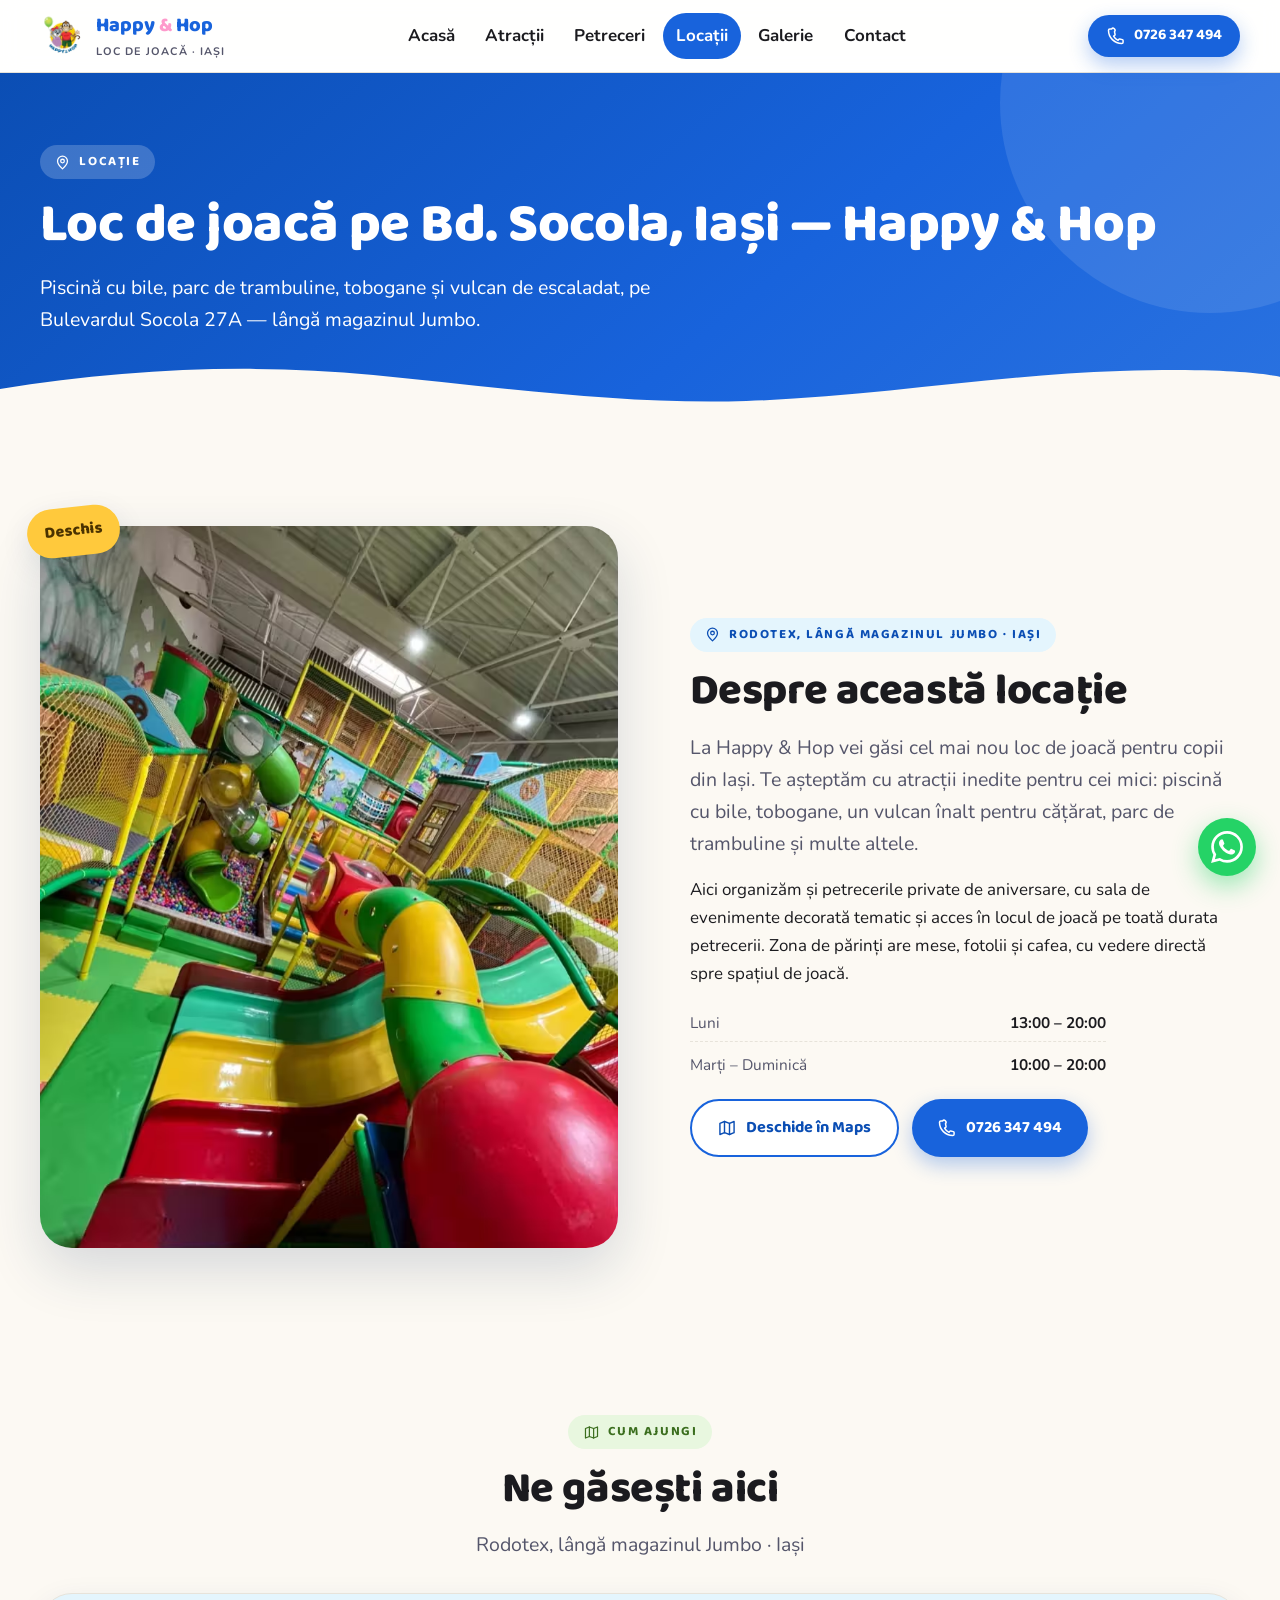
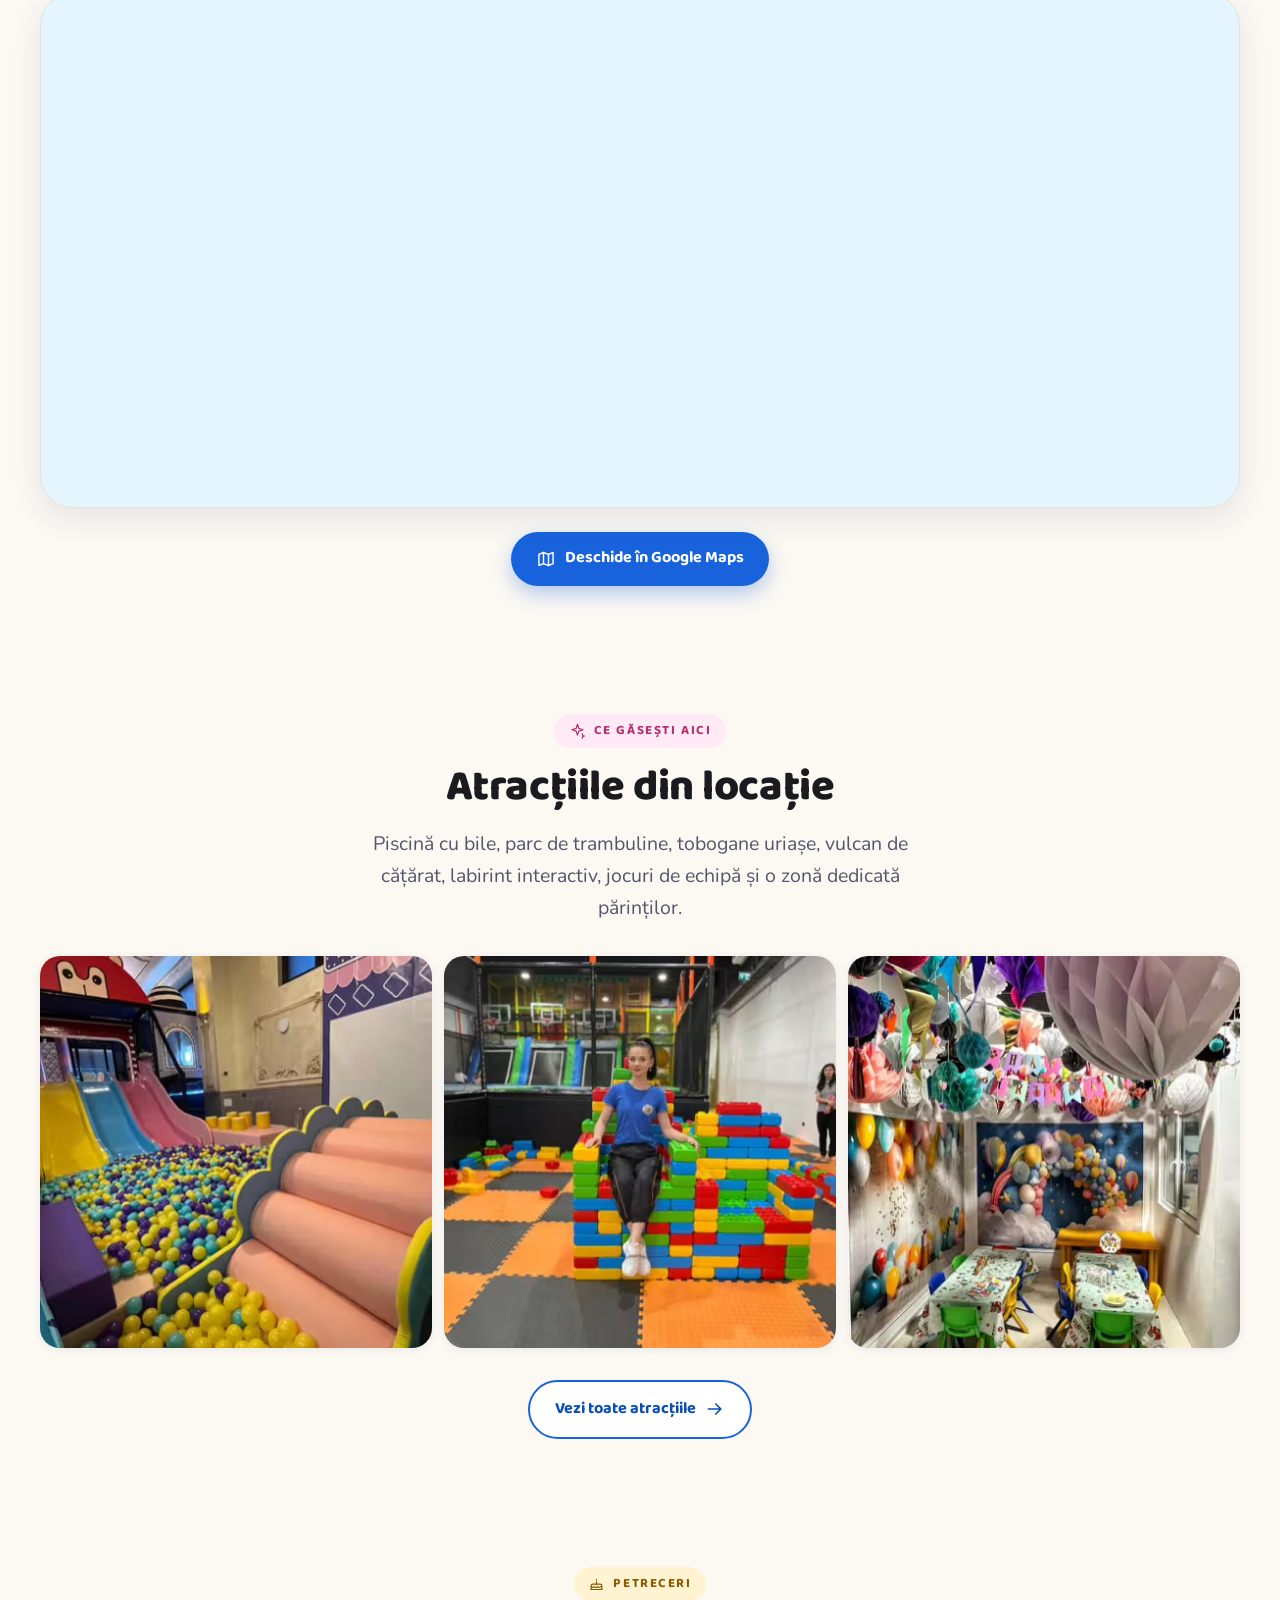
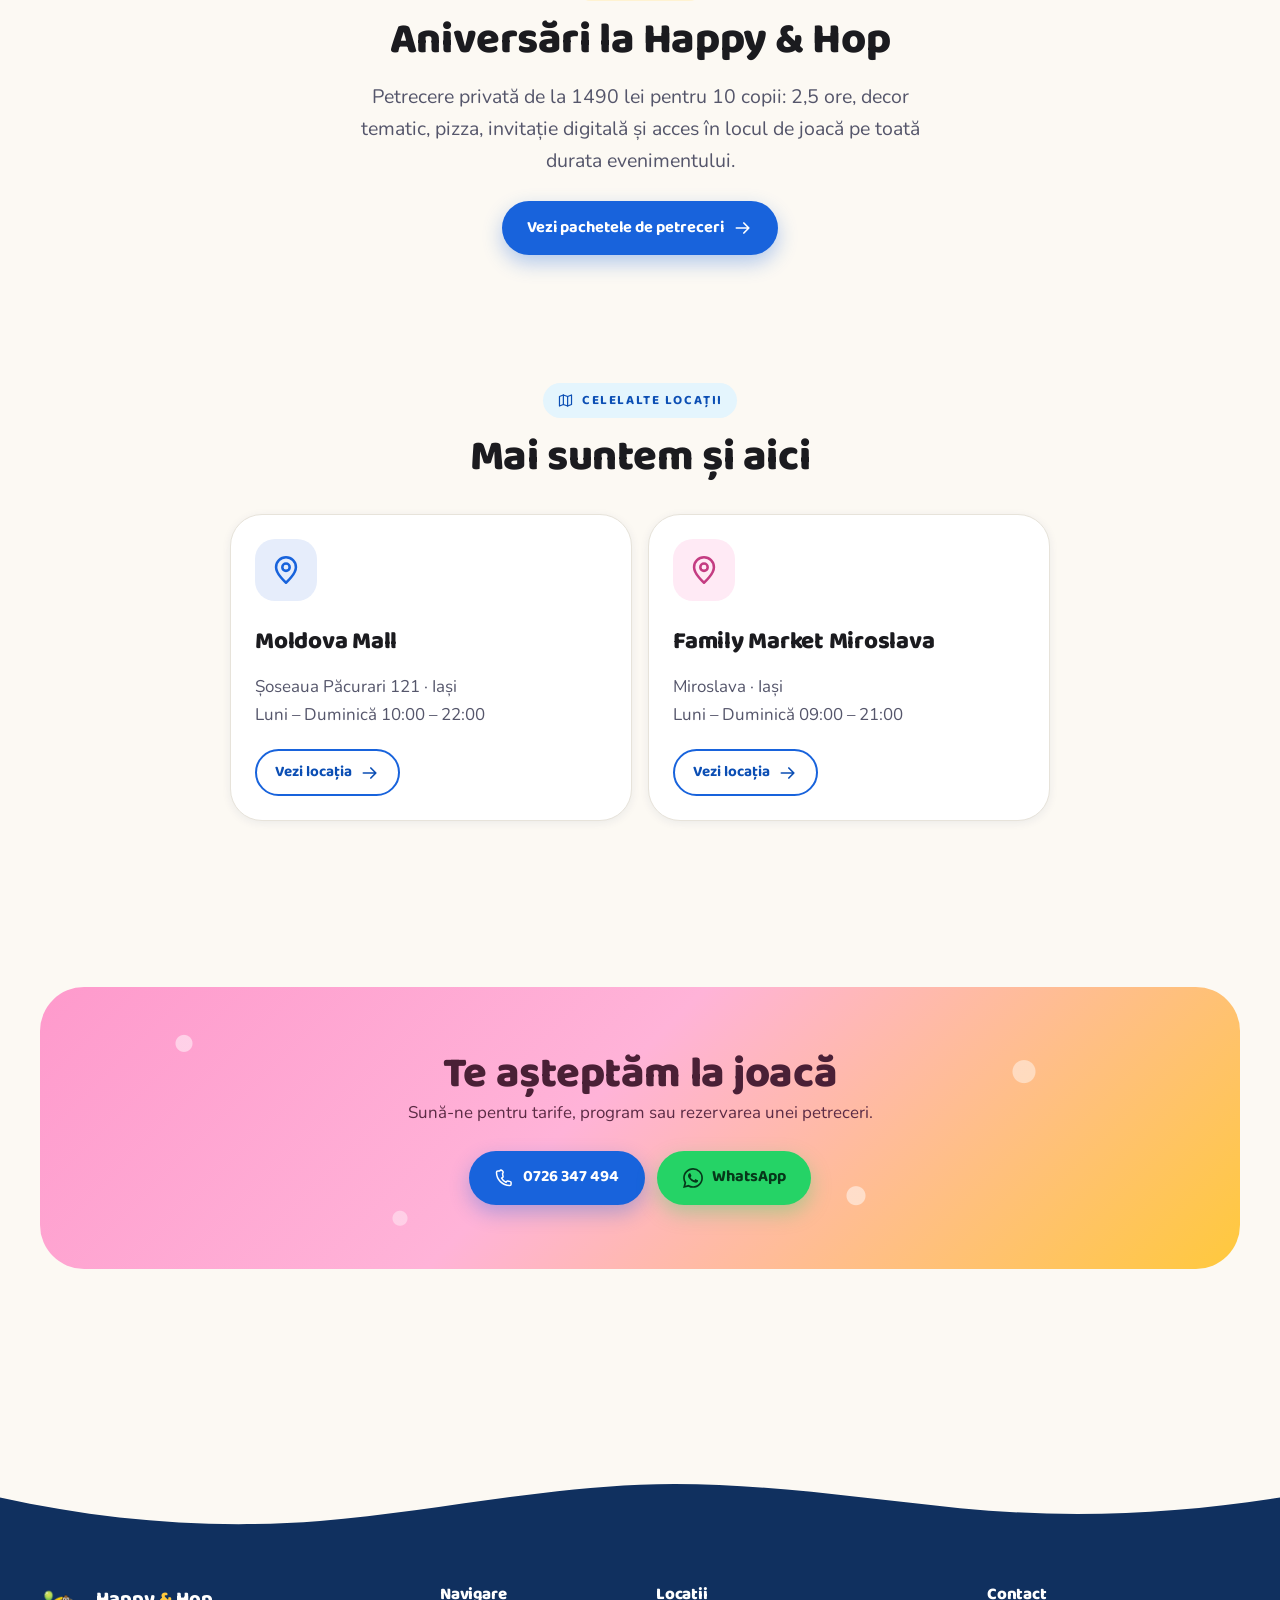
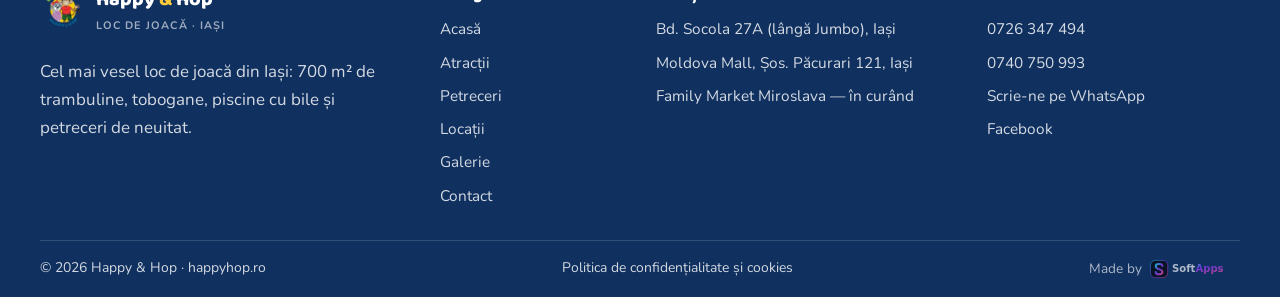
<file: loc-de-joaca-socola.html>
<!DOCTYPE html>
<html lang="ro">
<head>
<meta charset="utf-8">
<meta name="viewport" content="width=device-width, initial-scale=1">
<title>Loc de joacă Socola, Iași — trambuline și petreceri | Happy & Hop</title>
<meta name="description" content="Loc de joacă pentru copii pe Bulevardul Socola 27A, lângă Jumbo: piscină cu bile, trambuline, tobogane și vulcan de cățărat. Luni 13–20, marți–duminică 10–20.">
<link rel="canonical" href="https://happyhop.ro/loc-de-joaca-socola.html">
<meta name="theme-color" content="#1863DC">
<script>document.documentElement.className += " js";</script>

<meta property="og:type" content="website">
<meta property="og:locale" content="ro_RO">
<meta property="og:site_name" content="Happy &amp; Hop">
<meta property="og:title" content="Loc de joacă Socola, Iași — trambuline și petreceri | Happy & Hop">
<meta property="og:description" content="Loc de joacă pentru copii pe Bulevardul Socola 27A, lângă Jumbo: piscină cu bile, trambuline, tobogane și vulcan de cățărat. Luni 13–20, marți–duminică 10–20.">
<meta property="og:url" content="https://happyhop.ro/loc-de-joaca-socola.html">
<meta property="og:image" content="https://happyhop.ro/assets/brand/og-image.jpg">
<meta name="twitter:card" content="summary_large_image">

<link rel="icon" href="assets/brand/favicon.png" type="image/png">
<link rel="apple-touch-icon" href="assets/brand/apple-touch-icon.png">

<link rel="preconnect" href="https://fonts.googleapis.com">
<link rel="preconnect" href="https://fonts.gstatic.com" crossorigin>
<link rel="stylesheet" href="https://fonts.googleapis.com/css2?family=Baloo+2:wght@600;700;800&family=Nunito:wght@400;600;700&display=swap">
<link rel="stylesheet" href="css/base.css?v=6bb612c7">
<link rel="stylesheet" href="css/site.css?v=e37272ff">
<script type="application/ld+json">{"@context": "https://schema.org", "@graph": [{"@type": "AmusementPark", "@id": "https://happyhop.ro/loc-de-joaca-socola.html#loc", "name": "Happy & Hop — Socola", "url": "https://happyhop.ro/loc-de-joaca-socola.html", "telephone": "+40726347494", "priceRange": "$$", "currenciesAccepted": "RON", "parentOrganization": {"@id": "https://happyhop.ro/#organizatie"}, "address": {"@type": "PostalAddress", "streetAddress": "Bulevardul Socola 27A", "addressLocality": "Iași", "addressRegion": "Iași", "addressCountry": "RO"}, "hasMap": "https://www.google.com/maps/place/Happy+and+Hop,+loc+de+joaca/@47.1445682,27.5935183,875m/data=!3m2!1e3!4b1!4m6!3m5!1s0x40cafb00235f5b6d:0xa5b64b726e2bd437!8m2!3d47.1445682!4d27.5960932!16s%2Fg%2F11w7l67_5k", "image": "https://happyhop.ro/assets/img/loc-de-joaca-tobogane-800.jpg", "geo": {"@type": "GeoCoordinates", "latitude": 47.1445682, "longitude": 27.5960932}, "openingHoursSpecification": [{"@type": "OpeningHoursSpecification", "dayOfWeek": ["Monday"], "opens": "13:00", "closes": "20:00"}, {"@type": "OpeningHoursSpecification", "dayOfWeek": ["Tuesday", "Wednesday", "Thursday", "Friday", "Saturday", "Sunday"], "opens": "10:00", "closes": "20:00"}]}, {"@type": "BreadcrumbList", "itemListElement": [{"@type": "ListItem", "position": 1, "name": "Acasă", "item": "https://happyhop.ro/"}, {"@type": "ListItem", "position": 2, "name": "Locații", "item": "https://happyhop.ro/locatii.html"}, {"@type": "ListItem", "position": 3, "name": "Socola", "item": "https://happyhop.ro/loc-de-joaca-socola.html"}]}]}</script>
</head>
<body>
<svg xmlns="http://www.w3.org/2000/svg" style="display:none" aria-hidden="true" focusable="false"><symbol id="i-arrow" viewBox="0 0 24 24" fill="none" stroke="currentColor" stroke-width="2" stroke-linecap="round" stroke-linejoin="round"><path d="M4 12h15m-6-6 6 6-6 6"/></symbol><symbol id="i-cake" viewBox="0 0 24 24" fill="none" stroke="currentColor" stroke-width="1.7" stroke-linecap="round" stroke-linejoin="round"><path d="M4 20.5h16M4.5 20.5v-5a2.5 2.5 0 0 1 2.5-2.5h10a2.5 2.5 0 0 1 2.5 2.5v5"/><path d="M4.5 16.4c1.5 1.4 3.1 1.4 4.6 0 1.5 1.4 3.1 1.4 4.6 0 1.5 1.4 3.1 1.4 4.6 0M12 13V9.6M12 6.2v.9"/></symbol><symbol id="i-close" viewBox="0 0 24 24" fill="none" stroke="currentColor" stroke-width="2" stroke-linecap="round"><path d="M6 6l12 12M18 6L6 18"/></symbol><symbol id="i-map" viewBox="0 0 24 24" fill="none" stroke="currentColor" stroke-width="1.7" stroke-linecap="round" stroke-linejoin="round"><path d="M9 4.2 3.5 6.4v13.4L9 17.6l6 2.2 5.5-2.2V4.2L15 6.4 9 4.2Z"/><path d="M9 4.2v13.4M15 6.4v13.4"/></symbol><symbol id="i-menu" viewBox="0 0 24 24" fill="none" stroke="currentColor" stroke-width="2" stroke-linecap="round"><path d="M4 7h16M4 12h16M4 17h16"/></symbol><symbol id="i-phone" viewBox="0 0 24 24" fill="none" stroke="currentColor" stroke-width="1.8" stroke-linecap="round" stroke-linejoin="round"><path d="M6.6 3.5h-2A1.6 1.6 0 0 0 3 5.1C3 13.9 10.1 21 18.9 21a1.6 1.6 0 0 0 1.6-1.6v-2a1.1 1.1 0 0 0-.85-1.07l-3.2-.73a1.1 1.1 0 0 0-1.16.47l-.85 1.28a12.6 12.6 0 0 1-5.31-5.31l1.28-.85a1.1 1.1 0 0 0 .47-1.16l-.73-3.2A1.1 1.1 0 0 0 6.6 3.5Z"/></symbol><symbol id="i-pin" viewBox="0 0 24 24" fill="none" stroke="currentColor" stroke-width="1.8" stroke-linecap="round" stroke-linejoin="round"><path d="M12 21s7-6.1 7-11a7 7 0 1 0-14 0c0 4.9 7 11 7 11Z"/><circle cx="12" cy="10" r="2.6"/></symbol><symbol id="i-sparkle" viewBox="0 0 24 24" fill="none" stroke="currentColor" stroke-width="1.7" stroke-linecap="round" stroke-linejoin="round"><path d="M12 3.2 13.9 9l5.9 1.9-5.9 1.9L12 18.6l-1.9-5.8-5.9-1.9L10.1 9 12 3.2Z"/><path d="M18.6 16.6 19.4 19l2.4.8-2.4.8-.8 2.4"/></symbol><symbol id="i-wa" viewBox="0 0 24 24" fill="currentColor"><path d="M17.47 14.38c-.3-.15-1.76-.87-2.03-.97-.27-.1-.47-.15-.67.15-.2.3-.77.97-.94 1.16-.17.2-.35.22-.64.08-.3-.15-1.26-.47-2.39-1.48-.88-.79-1.48-1.76-1.66-2.06-.17-.3-.02-.46.13-.6.14-.14.3-.35.45-.53.15-.17.2-.3.3-.5.1-.2.05-.37-.03-.52-.07-.15-.67-1.61-.91-2.2-.24-.58-.49-.5-.67-.51h-.57c-.2 0-.52.07-.8.37-.27.3-1.04 1.02-1.04 2.48s1.07 2.87 1.22 3.07c.15.2 2.1 3.2 5.08 4.49.7.3 1.26.49 1.69.62.71.23 1.36.2 1.87.12.57-.09 1.76-.72 2-1.41.25-.7.25-1.29.18-1.42-.08-.12-.27-.2-.57-.34m-5.42 7.4a9.87 9.87 0 0 1-5.03-1.38l-.36-.21-3.74.98 1-3.65-.24-.37a9.86 9.86 0 0 1-1.51-5.26c0-5.45 4.44-9.88 9.89-9.88 2.64 0 5.12 1.03 6.99 2.9a9.82 9.82 0 0 1 2.89 6.99c0 5.45-4.43 9.88-9.89 9.88m8.41-18.3A11.82 11.82 0 0 0 12.05 0C5.5 0 .16 5.34.16 11.89c0 2.1.55 4.14 1.59 5.95L.06 24l6.3-1.65a11.88 11.88 0 0 0 5.69 1.45c6.55 0 11.89-5.34 11.89-11.89 0-3.18-1.24-6.17-3.48-8.42Z"/></symbol></svg>

  <a class="skip-link" href="#main">Sari la conținut</a>

  <header class="site-header">
    <div class="container site-header__inner">
      <a class="brand" href="index.html">
        <img src="assets/brand/logo-104.png" alt="" width="46" height="46">
        <span>
          <span class="brand__name">Happy&nbsp;<span>&amp;</span>&nbsp;Hop</span>
          <span class="brand__tag">Loc de joacă · Iași</span>
        </span>
      </a>

      <nav class="nav" aria-label="Navigare principală">
        <ul>
          <li><a href="index.html">Acasă</a></li>
          <li><a href="atractii.html">Atracții</a></li>
          <li><a href="petreceri.html">Petreceri</a></li>
          <li><a href="locatii.html" aria-current="page">Locații</a></li>
          <li><a href="galerie.html">Galerie</a></li>
          <li><a href="contact.html">Contact</a></li>
        </ul>
      </nav>

      <a class="btn btn--primary btn--sm header-cta" href="tel:0726347494"><svg aria-hidden="true"><use href="#i-phone"></use></svg><span>0726 347 494</span></a>

      <button class="nav-toggle" type="button" data-nav-toggle aria-expanded="false" aria-controls="mobile-panel">
        <span class="sr-only">Deschide meniul</span><svg aria-hidden="true"><use href="#i-menu"></use></svg>
      </button>
    </div>
  </header>

  <div class="mobile-panel" id="mobile-panel" role="dialog" aria-modal="true" aria-label="Meniu principal" hidden>
    <div class="mobile-panel__top">
      <a class="brand" href="index.html">
        <img src="assets/brand/logo-104.png" alt="" width="46" height="46">
        <span class="brand__name">Happy&nbsp;<span>&amp;</span>&nbsp;Hop</span>
      </a>
      <button class="nav-toggle" type="button" data-nav-close>
        <span class="sr-only">Închide meniul</span><svg aria-hidden="true"><use href="#i-close"></use></svg>
      </button>
    </div>
    <nav aria-label="Navigare mobilă">
      <ul>
        <li><a href="index.html">Acasă</a></li>
          <li><a href="atractii.html">Atracții</a></li>
          <li><a href="petreceri.html">Petreceri</a></li>
          <li><a href="locatii.html" aria-current="page">Locații</a></li>
          <li><a href="galerie.html">Galerie</a></li>
          <li><a href="contact.html">Contact</a></li>
      </ul>
    </nav>
    <div class="mobile-panel__cta">
      <a class="btn btn--primary btn--block" href="tel:0726347494"><svg aria-hidden="true"><use href="#i-phone"></use></svg> Sună acum</a>
      <a class="btn btn--wa btn--block" href="https://wa.me/40726347494?text=Bun%C4%83%20ziua!%20A%C8%99%20dori%20informa%C8%9Bii%20despre%20Happy%20%26%20Hop." target="_blank" rel="noopener"><svg aria-hidden="true"><use href="#i-wa"></use></svg> WhatsApp</a>
    </div>
  </div>

  <main id="main">

    <section class="page-head">
      <div class="container">
        <span class="eyebrow"><svg aria-hidden="true"><use href="#i-pin"></use></svg> Locație</span>
        <h1>Loc de joacă pe Bd. Socola, Iași — Happy&nbsp;&amp;&nbsp;Hop</h1>
        <p>Piscină cu bile, parc de trambuline, tobogane și vulcan de escaladat, pe Bulevardul Socola 27A — lângă magazinul Jumbo.</p>
      </div>
      <div class="page-head__wave" aria-hidden="true">
        <svg viewBox="0 0 1440 60" preserveAspectRatio="none"><path d="M0 60V24c140-20 280-26 420-14s280 30 420 26 280-26 420-30 180 6 180 6v48Z"/></svg>
      </div>
    </section>

    <section class="section">
      <div class="container split">
        <div class="split__media reveal">
          <div class="collage">
            <span class="collage__sticker">Deschis</span>
            <div class="collage__main">
              <picture><source type="image/avif" srcset="assets/img/loc-de-joaca-tobogane-400.avif 400w, assets/img/loc-de-joaca-tobogane-800.avif 800w, assets/img/loc-de-joaca-tobogane-max.avif 810w" sizes="(min-width:768px) 45vw, 90vw"><img src="assets/img/loc-de-joaca-tobogane-max.jpg" srcset="assets/img/loc-de-joaca-tobogane-400.jpg 400w, assets/img/loc-de-joaca-tobogane-800.jpg 800w, assets/img/loc-de-joaca-tobogane-max.jpg 810w" sizes="(min-width:768px) 45vw, 90vw" width="800" height="1067" alt="Structura de joacă pe mai multe niveluri de la Happy &amp; Hop, Bulevardul Socola" loading="lazy" decoding="async"></picture>
            </div>
          </div>
        </div>
        <div class="split__body reveal">
          <span class="eyebrow"><svg aria-hidden="true"><use href="#i-pin"></use></svg> Rodotex, lângă magazinul Jumbo · Iași</span>
          <h2>Despre această locație</h2>
          <p class="lead">La Happy&nbsp;&amp;&nbsp;Hop vei găsi cel mai nou loc de joacă pentru copii din Iași. Te așteptăm cu atracții inedite pentru cei mici: piscină cu bile, tobogane, un vulcan înalt pentru cățărat, parc de trambuline și multe altele.</p>
          <p>Aici organizăm și petrecerile private de aniversare, cu sala de evenimente decorată tematic și acces în locul de joacă pe toată durata petrecerii. Zona de părinți are mese, fotolii și cafea, cu vedere directă spre spațiul de joacă.</p>
          <dl class="hours" style="max-width:26rem">
            <div><dt>Luni</dt><dd>13:00 – 20:00</dd></div>
            <div><dt>Marți – Duminică</dt><dd>10:00 – 20:00</dd></div>
          </dl>
          <div class="hero__actions">
            <a class="btn btn--outline" href="https://www.google.com/maps/place/Happy+and+Hop,+loc+de+joaca/@47.1445682,27.5935183,875m/data=!3m2!1e3!4b1!4m6!3m5!1s0x40cafb00235f5b6d:0xa5b64b726e2bd437!8m2!3d47.1445682!4d27.5960932!16s%2Fg%2F11w7l67_5k" target="_blank" rel="noopener"><svg aria-hidden="true"><use href="#i-map"></use></svg> Deschide în Maps</a>
            <a class="btn btn--primary" href="tel:0726347494"><svg aria-hidden="true"><use href="#i-phone"></use></svg> 0726 347 494</a>
          </div>
        </div>
      </div>
    </section>

    <section class="section--tight">
      <div class="container">
        <div class="section-head reveal">
          <span class="eyebrow eyebrow--green"><svg aria-hidden="true"><use href="#i-map"></use></svg> Cum ajungi</span>
          <h2>Ne găsești aici</h2>
          <p class="lead">Rodotex, lângă magazinul Jumbo · Iași</p>
        </div>
        <div class="reveal" style="margin-top:var(--sp-6)">
          <div class="map-embed"><iframe src="https://www.google.com/maps?q=47.1445682,27.5960932&amp;z=17&amp;hl=ro&amp;output=embed" title="Harta către Happy &amp; Hop — Bd. Socola 27A" loading="lazy" referrerpolicy="no-referrer-when-downgrade" allowfullscreen></iframe></div>
        </div>
        <p class="text-center" style="margin-top:var(--sp-5)">
          <a class="btn btn--primary" href="https://www.google.com/maps/place/Happy+and+Hop,+loc+de+joaca/@47.1445682,27.5935183,875m/data=!3m2!1e3!4b1!4m6!3m5!1s0x40cafb00235f5b6d:0xa5b64b726e2bd437!8m2!3d47.1445682!4d27.5960932!16s%2Fg%2F11w7l67_5k" target="_blank" rel="noopener"><svg aria-hidden="true"><use href="#i-map"></use></svg> Deschide în Google Maps</a>
        </p>
      </div>
    </section>


    <section class="section--tight">
      <div class="container">
        <div class="section-head reveal">
          <span class="eyebrow eyebrow--pink"><svg aria-hidden="true"><use href="#i-sparkle"></use></svg> Ce găsești aici</span>
          <h2>Atracțiile din locație</h2>
          <p class="lead">Piscină cu bile, parc de trambuline, tobogane uriașe, vulcan de cățărat, labirint interactiv, jocuri de echipă și o zonă dedicată părinților.</p>
        </div>
        <div class="gallery-strip gallery-strip--three" style="margin-top:var(--sp-6)">
          <a href="galerie.html" aria-label="Vezi galeria foto"><picture><source type="image/avif" srcset="assets/img/piscina-cu-bile-400.avif 400w, assets/img/piscina-cu-bile-800.avif 800w" sizes="(min-width:1024px) 22vw, 45vw"><img src="assets/img/piscina-cu-bile-800.jpg" srcset="assets/img/piscina-cu-bile-400.jpg 400w, assets/img/piscina-cu-bile-800.jpg 800w" sizes="(min-width:1024px) 22vw, 45vw" width="800" height="1067" alt="Piscina cu bile și toboganele pastelate" loading="lazy" decoding="async"></picture></a>
          <a href="galerie.html" aria-label="Vezi galeria foto"><picture><source type="image/avif" srcset="assets/img/trambuline-caramizi-400.avif 400w, assets/img/trambuline-caramizi-800.avif 800w" sizes="(min-width:1024px) 22vw, 45vw"><img src="assets/img/trambuline-caramizi-800.jpg" srcset="assets/img/trambuline-caramizi-400.jpg 400w, assets/img/trambuline-caramizi-800.jpg 800w" sizes="(min-width:1024px) 22vw, 45vw" width="800" height="1067" alt="Zona de cărămizi gigant, lângă parcul de trambuline" loading="lazy" decoding="async"></picture></a>
          <a href="galerie.html" aria-label="Vezi galeria foto"><picture><source type="image/avif" srcset="assets/img/sala-petreceri-400.avif 400w, assets/img/sala-petreceri-800.avif 800w" sizes="(min-width:1024px) 22vw, 45vw"><img src="assets/img/sala-petreceri-800.jpg" srcset="assets/img/sala-petreceri-400.jpg 400w, assets/img/sala-petreceri-800.jpg 800w" sizes="(min-width:1024px) 22vw, 45vw" width="800" height="1067" alt="Sala de petreceri decorată cu rozete de hârtie" loading="lazy" decoding="async"></picture></a>
        </div>
        <p class="text-center" style="margin-top:var(--sp-6)"><a class="btn btn--outline" href="atractii.html">Vezi toate atracțiile <svg aria-hidden="true"><use href="#i-arrow"></use></svg></a></p>
      </div>
    </section>

    <section class="section--tight">
      <div class="container">
        <div class="section-head reveal">
          <span class="eyebrow eyebrow--yellow"><svg aria-hidden="true"><use href="#i-cake"></use></svg> Petreceri</span>
          <h2>Aniversări la Happy&nbsp;&amp;&nbsp;Hop</h2>
          <p class="lead">Petrecere privată de la 1490 lei pentru 10 copii: 2,5 ore, decor tematic, pizza, invitație digitală și acces în locul de joacă pe toată durata evenimentului.</p>
        </div>
        <p class="text-center" style="margin-top:var(--sp-5)"><a class="btn btn--primary" href="petreceri.html">Vezi pachetele de petreceri <svg aria-hidden="true"><use href="#i-arrow"></use></svg></a></p>
      </div>
    </section>

    <section class="section--tight">
      <div class="container">
        <div class="section-head reveal">
          <span class="eyebrow"><svg aria-hidden="true"><use href="#i-map"></use></svg> Celelalte locații</span>
          <h2>Mai suntem și aici</h2>
        </div>
        <div class="grid-cards grid-cards--two" style="margin-top:var(--sp-6)">
          <article class="card card--cta reveal">
            <div class="card__icon i-blue"><svg aria-hidden="true"><use href="#i-pin"></use></svg></div>
            <h3><a href="loc-de-joaca-moldova-mall.html" style="text-decoration:none">Moldova Mall</a></h3>
            <p>Șoseaua Păcurari 121 · Iași<br>Luni – Duminică 10:00 – 22:00</p>
            <a class="btn btn--outline btn--sm" href="loc-de-joaca-moldova-mall.html">Vezi locația <svg aria-hidden="true"><use href="#i-arrow"></use></svg></a>
          </article>
          <article class="card card--cta reveal">
            <div class="card__icon i-pink"><svg aria-hidden="true"><use href="#i-pin"></use></svg></div>
            <h3><a href="loc-de-joaca-miroslava.html" style="text-decoration:none">Family Market Miroslava</a></h3>
            <p>Miroslava · Iași<br>Luni – Duminică 09:00 – 21:00</p>
            <a class="btn btn--outline btn--sm" href="loc-de-joaca-miroslava.html">Vezi locația <svg aria-hidden="true"><use href="#i-arrow"></use></svg></a>
          </article>
        </div>
      </div>
    </section>

    <section class="section">
      <div class="container">
        <div class="cta-band reveal">
          <h2>Te așteptăm la joacă</h2>
          <p>Sună-ne pentru tarife, program sau rezervarea unei petreceri.</p>
          <div class="cta-band__actions">
            <a class="btn btn--primary" href="tel:0726347494"><svg aria-hidden="true"><use href="#i-phone"></use></svg> 0726 347 494</a>
            <a class="btn btn--wa" href="https://wa.me/40726347494?text=Bun%C4%83%20ziua!%20A%C8%99%20dori%20informa%C8%9Bii%20despre%20Happy%20%26%20Hop." target="_blank" rel="noopener"><svg aria-hidden="true"><use href="#i-wa"></use></svg> WhatsApp</a>
          </div>
        </div>
      </div>
    </section>

  </main>

  <footer class="site-footer">
    <div class="site-footer__wave" aria-hidden="true">
      <svg viewBox="0 0 1440 60" preserveAspectRatio="none"><path d="M0 60V22c120 22 240 30 360 22s240-30 360-34 240 12 360 22 240 6 360-10v38Z"/></svg>
    </div>
    <div class="container">
      <div class="site-footer__grid">
        <div>
          <a class="brand" href="index.html">
            <img src="assets/brand/logo-104.png" alt="" width="52" height="52">
            <span>
              <span class="brand__name">Happy&nbsp;<span>&amp;</span>&nbsp;Hop</span>
              <span class="brand__tag">Loc de joacă · Iași</span>
            </span>
          </a>
          <p style="margin-top:1rem;max-width:34ch">Cel mai vesel loc de joacă din Iași: 700&nbsp;m² de trambuline, tobogane, piscine cu bile și petreceri de neuitat.</p>
        </div>

        <div>
          <h3>Navigare</h3>
          <ul class="footer-list">
            <li><a href="index.html">Acasă</a></li>
            <li><a href="atractii.html">Atracții</a></li>
            <li><a href="petreceri.html">Petreceri</a></li>
            <li><a href="locatii.html">Locații</a></li>
            <li><a href="galerie.html">Galerie</a></li>
            <li><a href="contact.html">Contact</a></li>
          </ul>
        </div>

        <div>
          <h3>Locații</h3>
          <ul class="footer-list">
            <li><a href="loc-de-joaca-socola.html">Bd. Socola 27A (lângă Jumbo), Iași</a></li>
            <li><a href="loc-de-joaca-moldova-mall.html">Moldova Mall, Șos. Păcurari 121, Iași</a></li>
            <li><a href="loc-de-joaca-miroslava.html">Family Market Miroslava — în curând</a></li>
          </ul>
        </div>

        <div>
          <h3>Contact</h3>
          <ul class="footer-list">
            <li><a href="tel:0726347494">0726 347 494</a></li>
            <li><a href="tel:0740750993">0740 750 993</a></li>
            <li><a href="https://wa.me/40726347494?text=Bun%C4%83%20ziua!%20A%C8%99%20dori%20informa%C8%9Bii%20despre%20Happy%20%26%20Hop." target="_blank" rel="noopener">Scrie-ne pe WhatsApp</a></li>
            <li><a href="https://www.facebook.com/people/Happy-si-Hop/100064721647929/" target="_blank" rel="noopener">Facebook</a></li>
          </ul>
        </div>
      </div>

      <div class="site-footer__bottom">
        <p>© <span data-year>2026</span> Happy&nbsp;&amp;&nbsp;Hop · happyhop.ro</p>
        <p><a href="politica-confidentialitate.html">Politica de confidențialitate și cookies</a></p>
        <p class="footer-madeby">
          <a href="https://softsapps.com" target="_blank" rel="noopener" aria-label="Made by SoftApps">
            <span class="madeby-label">Made by</span>
            <svg xmlns="http://www.w3.org/2000/svg" viewBox="0 0 380 100" role="img" aria-label="SoftApps">
              <defs>
                <linearGradient id="saLogo" x1="0" y1="0" x2="1" y2="1">
                  <stop offset="0" stop-color="#22d3ee" />
                  <stop offset="0.5" stop-color="#7c3aed" />
                  <stop offset="1" stop-color="#ec4899" />
                </linearGradient>
              </defs>
              <rect x="6" y="14" width="72" height="72" rx="20" fill="#0a0e1a" />
              <rect x="6" y="14" width="72" height="72" rx="20" fill="none" stroke="url(#saLogo)" stroke-width="2.5" />
              <path d="M56 38 C56 31 49 29 42 29 C34 29 28 32 28 39 C28 47 37 49 42 51 C47 53 56 55 56 63 C56 70 48 72 42 72 C35 72 28 70 28 62" fill="none" stroke="url(#saLogo)" stroke-width="8" stroke-linecap="round" />
              <text x="96" y="62" font-family="system-ui, sans-serif" font-size="42" font-weight="700" fill="currentColor">Soft<tspan fill="url(#saLogo)">Apps</tspan></text>
            </svg>
          </a>
        </p>
      </div>
    </div>
  </footer>

  <a class="float-wa" href="https://wa.me/40726347494?text=Bun%C4%83%20ziua!%20A%C8%99%20dori%20informa%C8%9Bii%20despre%20Happy%20%26%20Hop." target="_blank" rel="noopener" aria-label="Scrie-ne pe WhatsApp"><svg aria-hidden="true"><use href="#i-wa"></use></svg></a>

  <div class="mobile-bar">
    <a class="btn btn--primary" href="tel:0726347494"><svg aria-hidden="true"><use href="#i-phone"></use></svg> Sună</a>
    <a class="btn btn--wa" href="https://wa.me/40726347494?text=Bun%C4%83%20ziua!%20A%C8%99%20dori%20informa%C8%9Bii%20despre%20Happy%20%26%20Hop." target="_blank" rel="noopener"><svg aria-hidden="true"><use href="#i-wa"></use></svg> WhatsApp</a>
  </div>

  <script src="js/site.js?v=68b2fbf1" defer></script>

</body>
</html>
</file>
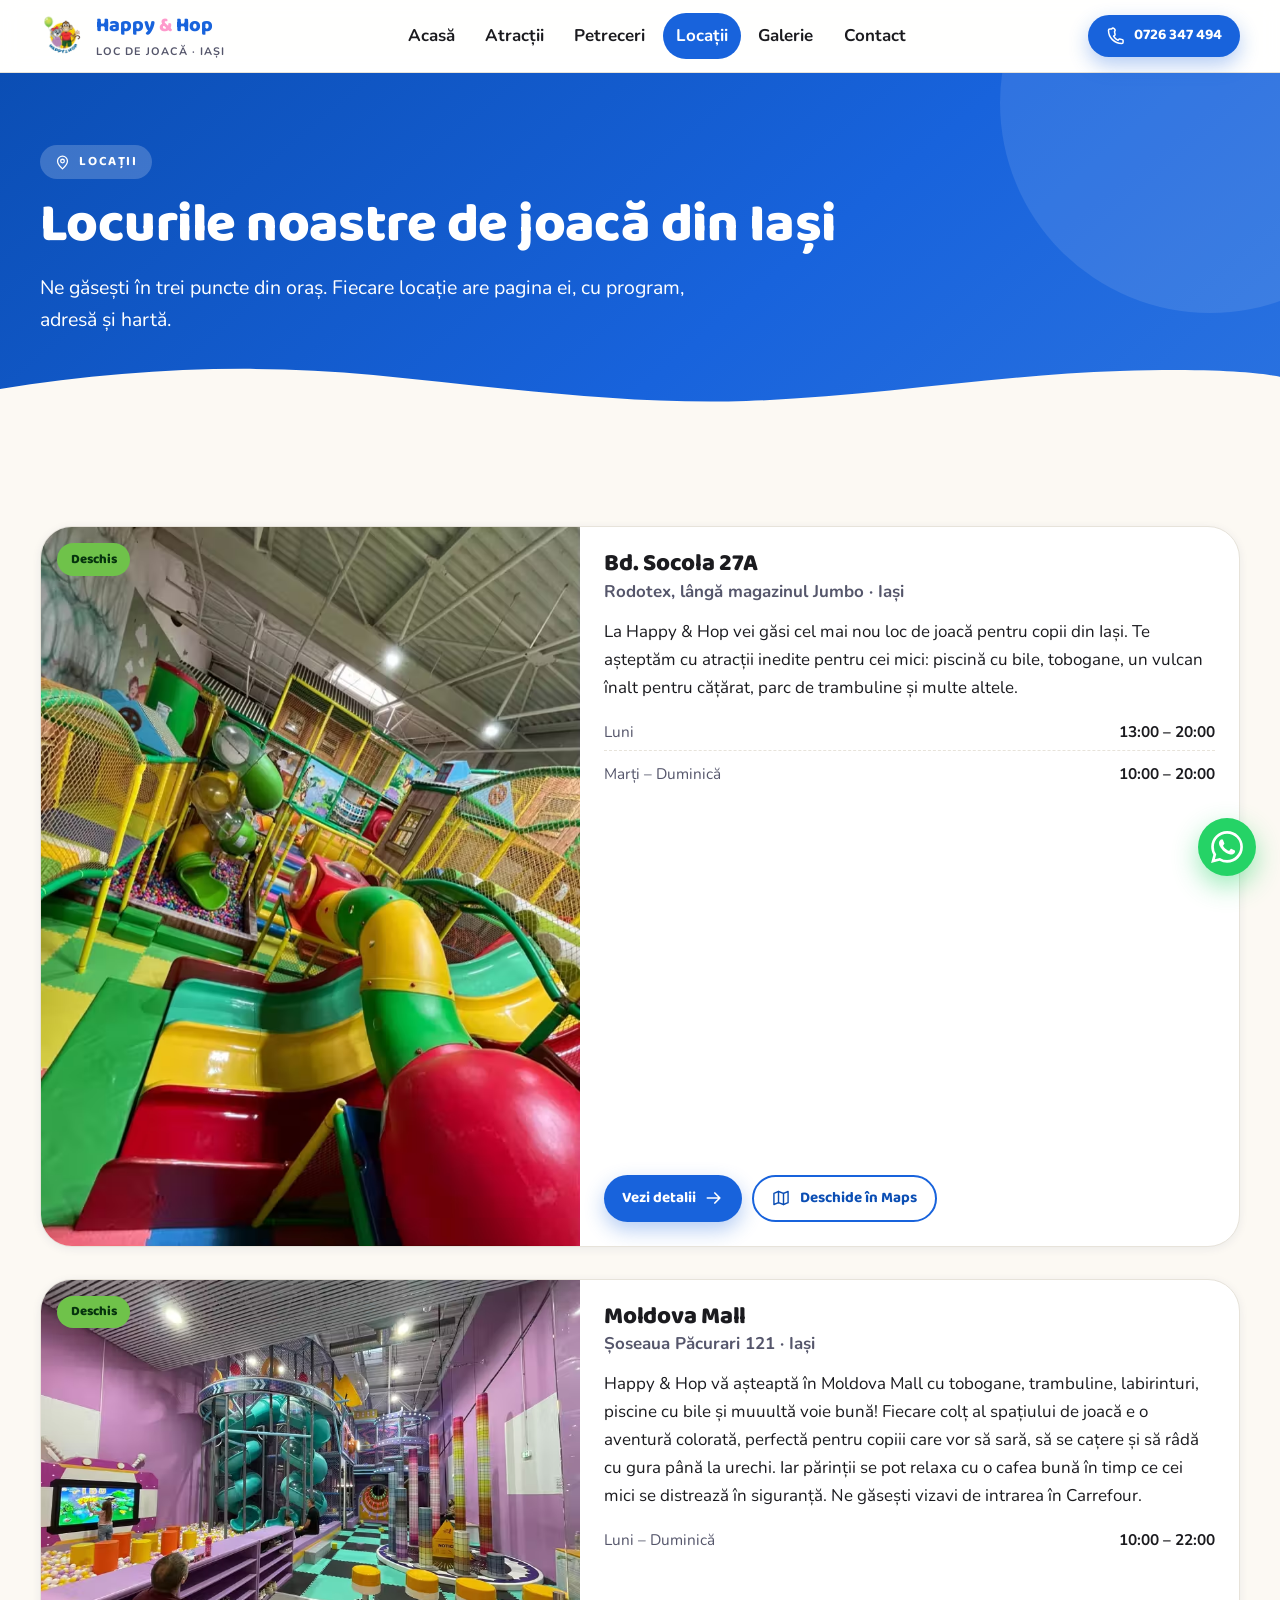
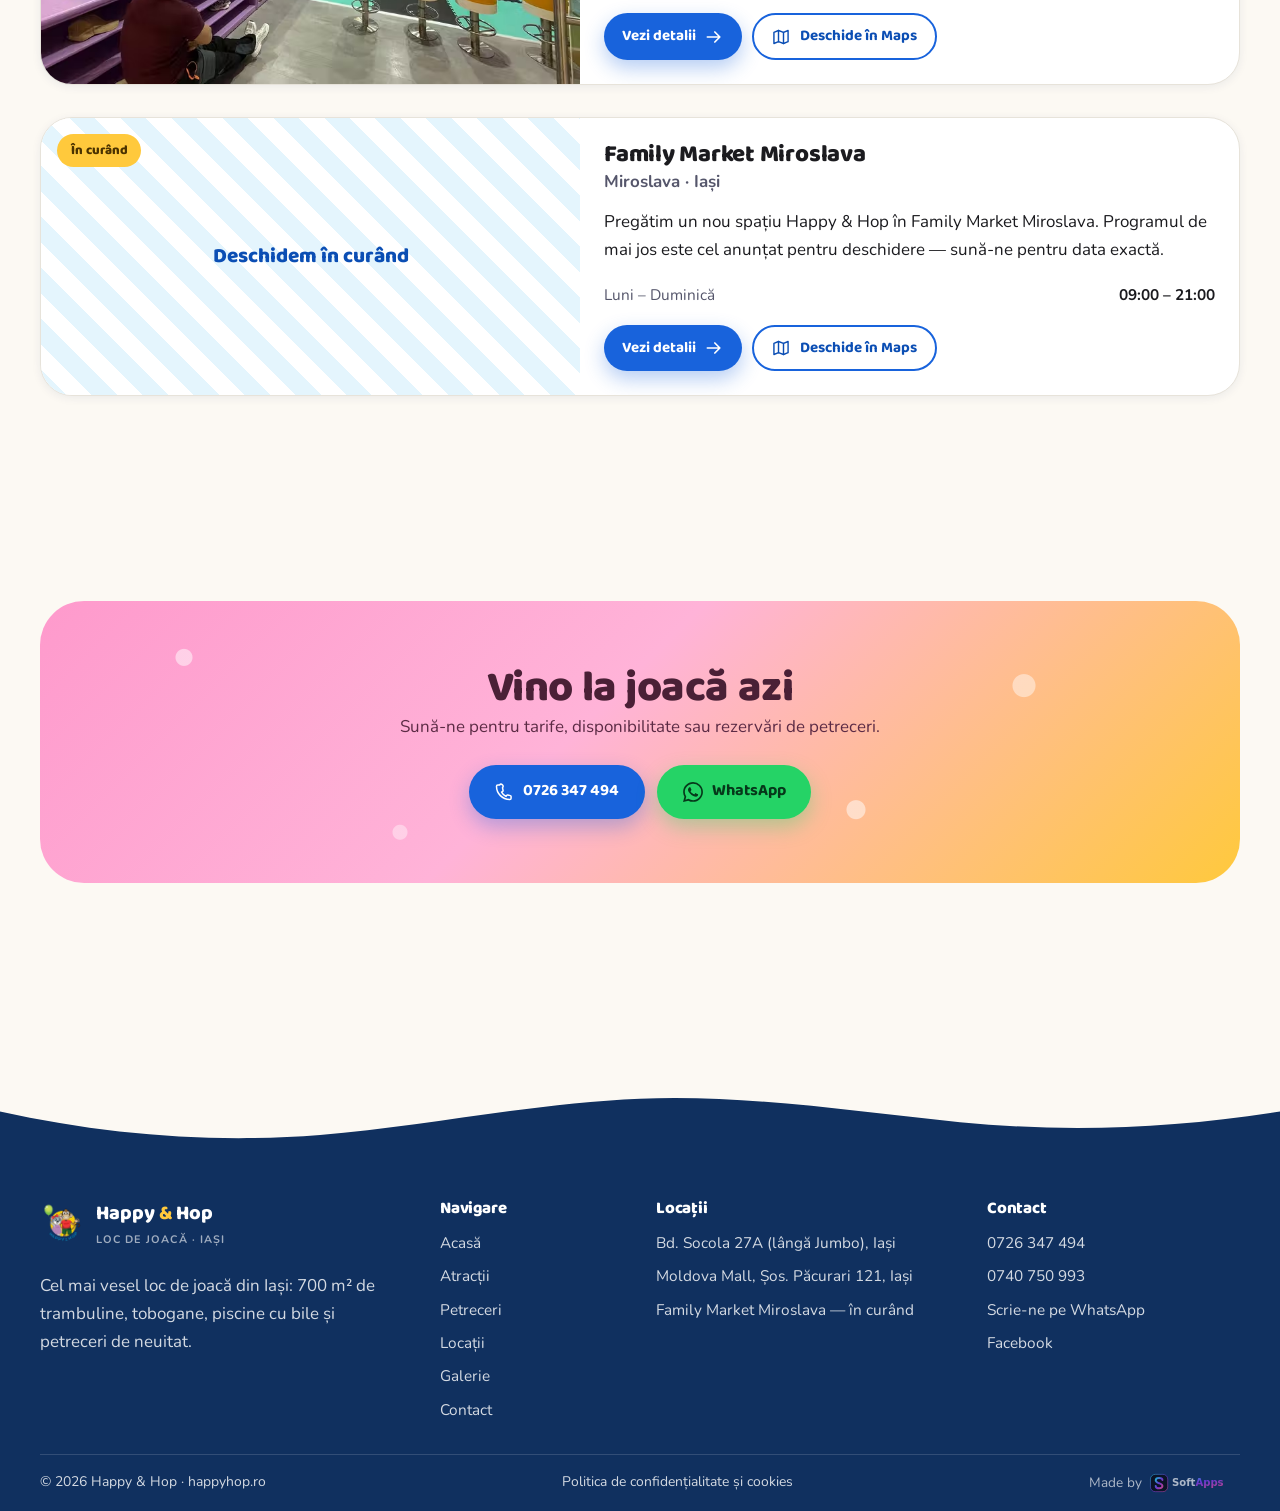
<file: locatii.html>
<!DOCTYPE html>
<html lang="ro">
<head>
<meta charset="utf-8">
<meta name="viewport" content="width=device-width, initial-scale=1">
<title>Locații Happy & Hop în Iași — Socola, Moldova Mall, Miroslava</title>
<meta name="description" content="Program și adrese: Bd. Socola 27A (lângă Jumbo), Moldova Mall (Șos. Păcurari 121) și Family Market Miroslava — în curând.">
<link rel="canonical" href="https://happyhop.ro/locatii.html">
<meta name="theme-color" content="#1863DC">
<script>document.documentElement.className += " js";</script>

<meta property="og:type" content="website">
<meta property="og:locale" content="ro_RO">
<meta property="og:site_name" content="Happy &amp; Hop">
<meta property="og:title" content="Locații Happy & Hop în Iași — Socola, Moldova Mall, Miroslava">
<meta property="og:description" content="Program și adrese: Bd. Socola 27A (lângă Jumbo), Moldova Mall (Șos. Păcurari 121) și Family Market Miroslava — în curând.">
<meta property="og:url" content="https://happyhop.ro/locatii.html">
<meta property="og:image" content="https://happyhop.ro/assets/brand/og-image.jpg">
<meta name="twitter:card" content="summary_large_image">

<link rel="icon" href="assets/brand/favicon.png" type="image/png">
<link rel="apple-touch-icon" href="assets/brand/apple-touch-icon.png">

<link rel="preconnect" href="https://fonts.googleapis.com">
<link rel="preconnect" href="https://fonts.gstatic.com" crossorigin>
<link rel="stylesheet" href="https://fonts.googleapis.com/css2?family=Baloo+2:wght@600;700;800&family=Nunito:wght@400;600;700&display=swap">
<link rel="stylesheet" href="css/base.css?v=6bb612c7">
<link rel="stylesheet" href="css/site.css?v=e37272ff">
<script type="application/ld+json">{"@context": "https://schema.org", "@graph": [{"@type": "AmusementPark", "@id": "https://happyhop.ro/loc-de-joaca-socola.html#loc", "name": "Happy & Hop — Socola", "url": "https://happyhop.ro/loc-de-joaca-socola.html", "telephone": "+40726347494", "priceRange": "$$", "currenciesAccepted": "RON", "parentOrganization": {"@id": "https://happyhop.ro/#organizatie"}, "address": {"@type": "PostalAddress", "streetAddress": "Bulevardul Socola 27A", "addressLocality": "Iași", "addressRegion": "Iași", "addressCountry": "RO"}, "hasMap": "https://www.google.com/maps/place/Happy+and+Hop,+loc+de+joaca/@47.1445682,27.5935183,875m/data=!3m2!1e3!4b1!4m6!3m5!1s0x40cafb00235f5b6d:0xa5b64b726e2bd437!8m2!3d47.1445682!4d27.5960932!16s%2Fg%2F11w7l67_5k", "image": "https://happyhop.ro/assets/img/loc-de-joaca-tobogane-800.jpg", "geo": {"@type": "GeoCoordinates", "latitude": 47.1445682, "longitude": 27.5960932}, "openingHoursSpecification": [{"@type": "OpeningHoursSpecification", "dayOfWeek": ["Monday"], "opens": "13:00", "closes": "20:00"}, {"@type": "OpeningHoursSpecification", "dayOfWeek": ["Tuesday", "Wednesday", "Thursday", "Friday", "Saturday", "Sunday"], "opens": "10:00", "closes": "20:00"}]}, {"@type": "AmusementPark", "@id": "https://happyhop.ro/loc-de-joaca-moldova-mall.html#loc", "name": "Happy & Hop — Moldova Mall", "url": "https://happyhop.ro/loc-de-joaca-moldova-mall.html", "telephone": "+40726347494", "priceRange": "$$", "currenciesAccepted": "RON", "parentOrganization": {"@id": "https://happyhop.ro/#organizatie"}, "address": {"@type": "PostalAddress", "streetAddress": "Șoseaua Păcurari 121", "addressLocality": "Iași", "addressRegion": "Iași", "addressCountry": "RO"}, "hasMap": "https://www.google.com/maps/search/?api=1&query=47.1668234,27.513135", "image": "https://happyhop.ro/assets/img/moldova-mall-interior-800.jpg", "geo": {"@type": "GeoCoordinates", "latitude": 47.1668234, "longitude": 27.513135}, "openingHoursSpecification": [{"@type": "OpeningHoursSpecification", "dayOfWeek": ["Monday", "Tuesday", "Wednesday", "Thursday", "Friday", "Saturday", "Sunday"], "opens": "10:00", "closes": "22:00"}]}, {"@type": "AmusementPark", "@id": "https://happyhop.ro/loc-de-joaca-miroslava.html#loc", "name": "Happy & Hop — Miroslava", "url": "https://happyhop.ro/loc-de-joaca-miroslava.html", "telephone": "+40726347494", "priceRange": "$$", "currenciesAccepted": "RON", "parentOrganization": {"@id": "https://happyhop.ro/#organizatie"}, "address": {"@type": "PostalAddress", "streetAddress": "Family Market Miroslava", "addressLocality": "Miroslava", "addressRegion": "Iași", "addressCountry": "RO"}, "hasMap": "https://www.google.com/maps/place/Family+Market+Miroslava/@47.1461986,27.5270789,875m/data=!3m2!1e3!4b1!4m6!3m5!1s0x40cafbab75f19f37:0x28635c3a278bc3dd!8m2!3d47.1461986!4d27.5296538!16s%2Fg%2F11rz7mzkpr", "geo": {"@type": "GeoCoordinates", "latitude": 47.1461986, "longitude": 27.5296538}, "description": "Deschidere în curând."}, {"@type": "BreadcrumbList", "itemListElement": [{"@type": "ListItem", "position": 1, "name": "Acasă", "item": "https://happyhop.ro/"}, {"@type": "ListItem", "position": 2, "name": "Locații", "item": "https://happyhop.ro/locatii.html"}]}]}</script>
</head>
<body>
<svg xmlns="http://www.w3.org/2000/svg" style="display:none" aria-hidden="true" focusable="false"><symbol id="i-arrow" viewBox="0 0 24 24" fill="none" stroke="currentColor" stroke-width="2" stroke-linecap="round" stroke-linejoin="round"><path d="M4 12h15m-6-6 6 6-6 6"/></symbol><symbol id="i-close" viewBox="0 0 24 24" fill="none" stroke="currentColor" stroke-width="2" stroke-linecap="round"><path d="M6 6l12 12M18 6L6 18"/></symbol><symbol id="i-map" viewBox="0 0 24 24" fill="none" stroke="currentColor" stroke-width="1.7" stroke-linecap="round" stroke-linejoin="round"><path d="M9 4.2 3.5 6.4v13.4L9 17.6l6 2.2 5.5-2.2V4.2L15 6.4 9 4.2Z"/><path d="M9 4.2v13.4M15 6.4v13.4"/></symbol><symbol id="i-menu" viewBox="0 0 24 24" fill="none" stroke="currentColor" stroke-width="2" stroke-linecap="round"><path d="M4 7h16M4 12h16M4 17h16"/></symbol><symbol id="i-phone" viewBox="0 0 24 24" fill="none" stroke="currentColor" stroke-width="1.8" stroke-linecap="round" stroke-linejoin="round"><path d="M6.6 3.5h-2A1.6 1.6 0 0 0 3 5.1C3 13.9 10.1 21 18.9 21a1.6 1.6 0 0 0 1.6-1.6v-2a1.1 1.1 0 0 0-.85-1.07l-3.2-.73a1.1 1.1 0 0 0-1.16.47l-.85 1.28a12.6 12.6 0 0 1-5.31-5.31l1.28-.85a1.1 1.1 0 0 0 .47-1.16l-.73-3.2A1.1 1.1 0 0 0 6.6 3.5Z"/></symbol><symbol id="i-pin" viewBox="0 0 24 24" fill="none" stroke="currentColor" stroke-width="1.8" stroke-linecap="round" stroke-linejoin="round"><path d="M12 21s7-6.1 7-11a7 7 0 1 0-14 0c0 4.9 7 11 7 11Z"/><circle cx="12" cy="10" r="2.6"/></symbol><symbol id="i-wa" viewBox="0 0 24 24" fill="currentColor"><path d="M17.47 14.38c-.3-.15-1.76-.87-2.03-.97-.27-.1-.47-.15-.67.15-.2.3-.77.97-.94 1.16-.17.2-.35.22-.64.08-.3-.15-1.26-.47-2.39-1.48-.88-.79-1.48-1.76-1.66-2.06-.17-.3-.02-.46.13-.6.14-.14.3-.35.45-.53.15-.17.2-.3.3-.5.1-.2.05-.37-.03-.52-.07-.15-.67-1.61-.91-2.2-.24-.58-.49-.5-.67-.51h-.57c-.2 0-.52.07-.8.37-.27.3-1.04 1.02-1.04 2.48s1.07 2.87 1.22 3.07c.15.2 2.1 3.2 5.08 4.49.7.3 1.26.49 1.69.62.71.23 1.36.2 1.87.12.57-.09 1.76-.72 2-1.41.25-.7.25-1.29.18-1.42-.08-.12-.27-.2-.57-.34m-5.42 7.4a9.87 9.87 0 0 1-5.03-1.38l-.36-.21-3.74.98 1-3.65-.24-.37a9.86 9.86 0 0 1-1.51-5.26c0-5.45 4.44-9.88 9.89-9.88 2.64 0 5.12 1.03 6.99 2.9a9.82 9.82 0 0 1 2.89 6.99c0 5.45-4.43 9.88-9.89 9.88m8.41-18.3A11.82 11.82 0 0 0 12.05 0C5.5 0 .16 5.34.16 11.89c0 2.1.55 4.14 1.59 5.95L.06 24l6.3-1.65a11.88 11.88 0 0 0 5.69 1.45c6.55 0 11.89-5.34 11.89-11.89 0-3.18-1.24-6.17-3.48-8.42Z"/></symbol></svg>

  <a class="skip-link" href="#main">Sari la conținut</a>

  <header class="site-header">
    <div class="container site-header__inner">
      <a class="brand" href="index.html">
        <img src="assets/brand/logo-104.png" alt="" width="46" height="46">
        <span>
          <span class="brand__name">Happy&nbsp;<span>&amp;</span>&nbsp;Hop</span>
          <span class="brand__tag">Loc de joacă · Iași</span>
        </span>
      </a>

      <nav class="nav" aria-label="Navigare principală">
        <ul>
          <li><a href="index.html">Acasă</a></li>
          <li><a href="atractii.html">Atracții</a></li>
          <li><a href="petreceri.html">Petreceri</a></li>
          <li><a href="locatii.html" aria-current="page">Locații</a></li>
          <li><a href="galerie.html">Galerie</a></li>
          <li><a href="contact.html">Contact</a></li>
        </ul>
      </nav>

      <a class="btn btn--primary btn--sm header-cta" href="tel:0726347494"><svg aria-hidden="true"><use href="#i-phone"></use></svg><span>0726 347 494</span></a>

      <button class="nav-toggle" type="button" data-nav-toggle aria-expanded="false" aria-controls="mobile-panel">
        <span class="sr-only">Deschide meniul</span><svg aria-hidden="true"><use href="#i-menu"></use></svg>
      </button>
    </div>
  </header>

  <div class="mobile-panel" id="mobile-panel" role="dialog" aria-modal="true" aria-label="Meniu principal" hidden>
    <div class="mobile-panel__top">
      <a class="brand" href="index.html">
        <img src="assets/brand/logo-104.png" alt="" width="46" height="46">
        <span class="brand__name">Happy&nbsp;<span>&amp;</span>&nbsp;Hop</span>
      </a>
      <button class="nav-toggle" type="button" data-nav-close>
        <span class="sr-only">Închide meniul</span><svg aria-hidden="true"><use href="#i-close"></use></svg>
      </button>
    </div>
    <nav aria-label="Navigare mobilă">
      <ul>
        <li><a href="index.html">Acasă</a></li>
          <li><a href="atractii.html">Atracții</a></li>
          <li><a href="petreceri.html">Petreceri</a></li>
          <li><a href="locatii.html" aria-current="page">Locații</a></li>
          <li><a href="galerie.html">Galerie</a></li>
          <li><a href="contact.html">Contact</a></li>
      </ul>
    </nav>
    <div class="mobile-panel__cta">
      <a class="btn btn--primary btn--block" href="tel:0726347494"><svg aria-hidden="true"><use href="#i-phone"></use></svg> Sună acum</a>
      <a class="btn btn--wa btn--block" href="https://wa.me/40726347494?text=Bun%C4%83%20ziua!%20A%C8%99%20dori%20informa%C8%9Bii%20despre%20Happy%20%26%20Hop." target="_blank" rel="noopener"><svg aria-hidden="true"><use href="#i-wa"></use></svg> WhatsApp</a>
    </div>
  </div>

  <main id="main">

    <section class="page-head">
      <div class="container">
        <span class="eyebrow"><svg aria-hidden="true"><use href="#i-pin"></use></svg> Locații</span>
        <h1>Locurile noastre de joacă din Iași</h1>
        <p>Ne găsești în trei puncte din oraș. Fiecare locație are pagina ei, cu program, adresă și hartă.</p>
      </div>
      <div class="page-head__wave" aria-hidden="true">
        <svg viewBox="0 0 1440 60" preserveAspectRatio="none"><path d="M0 60V24c140-20 280-26 420-14s280 30 420 26 280-26 420-30 180 6 180 6v48Z"/></svg>
      </div>
    </section>

    <section class="section">
      <div class="container" style="display:grid;gap:var(--sp-6)">
      <article class="loc-card reveal" id="socola">
        <div class="loc-card__media"><picture><source type="image/avif" srcset="assets/img/loc-de-joaca-tobogane-400.avif 400w, assets/img/loc-de-joaca-tobogane-800.avif 800w, assets/img/loc-de-joaca-tobogane-max.avif 810w" sizes="(min-width:768px) 45vw, 92vw"><img src="assets/img/loc-de-joaca-tobogane-max.jpg" srcset="assets/img/loc-de-joaca-tobogane-400.jpg 400w, assets/img/loc-de-joaca-tobogane-800.jpg 800w, assets/img/loc-de-joaca-tobogane-max.jpg 810w" sizes="(min-width:768px) 45vw, 92vw" width="800" height="1067" alt="Structura de joacă pe mai multe niveluri de la Happy &amp; Hop, Bulevardul Socola" loading="lazy" decoding="async"></picture><span class="loc-card__badge">Deschis</span></div>
        <div class="loc-card__body">
          <div>
            <h2 style="font-size:var(--fs-h3)"><a href="loc-de-joaca-socola.html" style="text-decoration:none">Bd. Socola 27A</a></h2>
            <p style="color:var(--hh-muted);font-weight:700">Rodotex, lângă magazinul Jumbo · Iași</p>
          </div>
          <p>La Happy&nbsp;&amp;&nbsp;Hop vei găsi cel mai nou loc de joacă pentru copii din Iași. Te așteptăm cu atracții inedite pentru cei mici: piscină cu bile, tobogane, un vulcan înalt pentru cățărat, parc de trambuline și multe altele.</p>
          <dl class="hours">
            <div><dt>Luni</dt><dd>13:00 – 20:00</dd></div>
            <div><dt>Marți – Duminică</dt><dd>10:00 – 20:00</dd></div>
          </dl>
          <div class="loc-card__actions">
            <a class="btn btn--primary btn--sm" href="loc-de-joaca-socola.html">Vezi detalii <svg aria-hidden="true"><use href="#i-arrow"></use></svg></a>
            <a class="btn btn--outline btn--sm" href="https://www.google.com/maps/place/Happy+and+Hop,+loc+de+joaca/@47.1445682,27.5935183,875m/data=!3m2!1e3!4b1!4m6!3m5!1s0x40cafb00235f5b6d:0xa5b64b726e2bd437!8m2!3d47.1445682!4d27.5960932!16s%2Fg%2F11w7l67_5k" target="_blank" rel="noopener"><svg aria-hidden="true"><use href="#i-map"></use></svg> Deschide în Maps</a>
          </div>
        </div>
      </article>
      <article class="loc-card reveal" id="moldova-mall">
        <div class="loc-card__media"><picture><source type="image/avif" srcset="assets/img/moldova-mall-interior-400.avif 400w, assets/img/moldova-mall-interior-800.avif 800w, assets/img/moldova-mall-interior-1600.avif 1600w" sizes="(min-width:768px) 45vw, 92vw"><img src="assets/img/moldova-mall-interior-1600.jpg" srcset="assets/img/moldova-mall-interior-400.jpg 400w, assets/img/moldova-mall-interior-800.jpg 800w, assets/img/moldova-mall-interior-1600.jpg 1600w" sizes="(min-width:768px) 45vw, 92vw" width="800" height="600" alt="Spațiul de joacă Happy &amp; Hop din Moldova Mall, cu tobogan în spirală și zonă de arcade" loading="lazy" decoding="async"></picture><span class="loc-card__badge">Deschis</span></div>
        <div class="loc-card__body">
          <div>
            <h2 style="font-size:var(--fs-h3)"><a href="loc-de-joaca-moldova-mall.html" style="text-decoration:none">Moldova Mall</a></h2>
            <p style="color:var(--hh-muted);font-weight:700">Șoseaua Păcurari 121 · Iași</p>
          </div>
          <p>Happy&nbsp;&amp;&nbsp;Hop vă așteaptă în Moldova Mall cu tobogane, trambuline, labirinturi, piscine cu bile și muuultă voie bună! Fiecare colț al spațiului de joacă e o aventură colorată, perfectă pentru copiii care vor să sară, să se cațere și să râdă cu gura până la urechi. Iar părinții se pot relaxa cu o cafea bună în timp ce cei mici se distrează în siguranță. Ne găsești vizavi de intrarea în Carrefour.</p>
          <dl class="hours">
            <div><dt>Luni – Duminică</dt><dd>10:00 – 22:00</dd></div>
          </dl>
          <div class="loc-card__actions">
            <a class="btn btn--primary btn--sm" href="loc-de-joaca-moldova-mall.html">Vezi detalii <svg aria-hidden="true"><use href="#i-arrow"></use></svg></a>
            <a class="btn btn--outline btn--sm" href="https://www.google.com/maps/search/?api=1&amp;query=47.1668234,27.513135" target="_blank" rel="noopener"><svg aria-hidden="true"><use href="#i-map"></use></svg> Deschide în Maps</a>
          </div>
        </div>
      </article>
      <article class="loc-card reveal" id="miroslava">
        <div class="loc-card__media"><div class="loc-card__media--empty"><p style="font-family:var(--font-display);font-weight:800;font-size:1.3rem;color:var(--hh-deep)">Deschidem în curând</p></div><span class="loc-card__badge loc-card__badge--soon">În curând</span></div>
        <div class="loc-card__body">
          <div>
            <h2 style="font-size:var(--fs-h3)"><a href="loc-de-joaca-miroslava.html" style="text-decoration:none">Family Market Miroslava</a></h2>
            <p style="color:var(--hh-muted);font-weight:700">Miroslava · Iași</p>
          </div>
          <p>Pregătim un nou spațiu Happy&nbsp;&amp;&nbsp;Hop în Family Market Miroslava. Programul de mai jos este cel anunțat pentru deschidere — sună-ne pentru data exactă.</p>
          <dl class="hours">
            <div><dt>Luni – Duminică</dt><dd>09:00 – 21:00</dd></div>
          </dl>
          <div class="loc-card__actions">
            <a class="btn btn--primary btn--sm" href="loc-de-joaca-miroslava.html">Vezi detalii <svg aria-hidden="true"><use href="#i-arrow"></use></svg></a>
            <a class="btn btn--outline btn--sm" href="https://www.google.com/maps/place/Family+Market+Miroslava/@47.1461986,27.5270789,875m/data=!3m2!1e3!4b1!4m6!3m5!1s0x40cafbab75f19f37:0x28635c3a278bc3dd!8m2!3d47.1461986!4d27.5296538!16s%2Fg%2F11rz7mzkpr" target="_blank" rel="noopener"><svg aria-hidden="true"><use href="#i-map"></use></svg> Deschide în Maps</a>
          </div>
        </div>
      </article>
      </div>
    </section>

    <section class="section">
      <div class="container">
        <div class="cta-band reveal">
          <h2>Vino la joacă azi</h2>
          <p>Sună-ne pentru tarife, disponibilitate sau rezervări de petreceri.</p>
          <div class="cta-band__actions">
            <a class="btn btn--primary" href="tel:0726347494"><svg aria-hidden="true"><use href="#i-phone"></use></svg> 0726 347 494</a>
            <a class="btn btn--wa" href="https://wa.me/40726347494?text=Bun%C4%83%20ziua!%20A%C8%99%20dori%20informa%C8%9Bii%20despre%20Happy%20%26%20Hop." target="_blank" rel="noopener"><svg aria-hidden="true"><use href="#i-wa"></use></svg> WhatsApp</a>
          </div>
        </div>
      </div>
    </section>

  </main>

  <footer class="site-footer">
    <div class="site-footer__wave" aria-hidden="true">
      <svg viewBox="0 0 1440 60" preserveAspectRatio="none"><path d="M0 60V22c120 22 240 30 360 22s240-30 360-34 240 12 360 22 240 6 360-10v38Z"/></svg>
    </div>
    <div class="container">
      <div class="site-footer__grid">
        <div>
          <a class="brand" href="index.html">
            <img src="assets/brand/logo-104.png" alt="" width="52" height="52">
            <span>
              <span class="brand__name">Happy&nbsp;<span>&amp;</span>&nbsp;Hop</span>
              <span class="brand__tag">Loc de joacă · Iași</span>
            </span>
          </a>
          <p style="margin-top:1rem;max-width:34ch">Cel mai vesel loc de joacă din Iași: 700&nbsp;m² de trambuline, tobogane, piscine cu bile și petreceri de neuitat.</p>
        </div>

        <div>
          <h3>Navigare</h3>
          <ul class="footer-list">
            <li><a href="index.html">Acasă</a></li>
            <li><a href="atractii.html">Atracții</a></li>
            <li><a href="petreceri.html">Petreceri</a></li>
            <li><a href="locatii.html">Locații</a></li>
            <li><a href="galerie.html">Galerie</a></li>
            <li><a href="contact.html">Contact</a></li>
          </ul>
        </div>

        <div>
          <h3>Locații</h3>
          <ul class="footer-list">
            <li><a href="loc-de-joaca-socola.html">Bd. Socola 27A (lângă Jumbo), Iași</a></li>
            <li><a href="loc-de-joaca-moldova-mall.html">Moldova Mall, Șos. Păcurari 121, Iași</a></li>
            <li><a href="loc-de-joaca-miroslava.html">Family Market Miroslava — în curând</a></li>
          </ul>
        </div>

        <div>
          <h3>Contact</h3>
          <ul class="footer-list">
            <li><a href="tel:0726347494">0726 347 494</a></li>
            <li><a href="tel:0740750993">0740 750 993</a></li>
            <li><a href="https://wa.me/40726347494?text=Bun%C4%83%20ziua!%20A%C8%99%20dori%20informa%C8%9Bii%20despre%20Happy%20%26%20Hop." target="_blank" rel="noopener">Scrie-ne pe WhatsApp</a></li>
            <li><a href="https://www.facebook.com/people/Happy-si-Hop/100064721647929/" target="_blank" rel="noopener">Facebook</a></li>
          </ul>
        </div>
      </div>

      <div class="site-footer__bottom">
        <p>© <span data-year>2026</span> Happy&nbsp;&amp;&nbsp;Hop · happyhop.ro</p>
        <p><a href="politica-confidentialitate.html">Politica de confidențialitate și cookies</a></p>
        <p class="footer-madeby">
          <a href="https://softsapps.com" target="_blank" rel="noopener" aria-label="Made by SoftApps">
            <span class="madeby-label">Made by</span>
            <svg xmlns="http://www.w3.org/2000/svg" viewBox="0 0 380 100" role="img" aria-label="SoftApps">
              <defs>
                <linearGradient id="saLogo" x1="0" y1="0" x2="1" y2="1">
                  <stop offset="0" stop-color="#22d3ee" />
                  <stop offset="0.5" stop-color="#7c3aed" />
                  <stop offset="1" stop-color="#ec4899" />
                </linearGradient>
              </defs>
              <rect x="6" y="14" width="72" height="72" rx="20" fill="#0a0e1a" />
              <rect x="6" y="14" width="72" height="72" rx="20" fill="none" stroke="url(#saLogo)" stroke-width="2.5" />
              <path d="M56 38 C56 31 49 29 42 29 C34 29 28 32 28 39 C28 47 37 49 42 51 C47 53 56 55 56 63 C56 70 48 72 42 72 C35 72 28 70 28 62" fill="none" stroke="url(#saLogo)" stroke-width="8" stroke-linecap="round" />
              <text x="96" y="62" font-family="system-ui, sans-serif" font-size="42" font-weight="700" fill="currentColor">Soft<tspan fill="url(#saLogo)">Apps</tspan></text>
            </svg>
          </a>
        </p>
      </div>
    </div>
  </footer>

  <a class="float-wa" href="https://wa.me/40726347494?text=Bun%C4%83%20ziua!%20A%C8%99%20dori%20informa%C8%9Bii%20despre%20Happy%20%26%20Hop." target="_blank" rel="noopener" aria-label="Scrie-ne pe WhatsApp"><svg aria-hidden="true"><use href="#i-wa"></use></svg></a>

  <div class="mobile-bar">
    <a class="btn btn--primary" href="tel:0726347494"><svg aria-hidden="true"><use href="#i-phone"></use></svg> Sună</a>
    <a class="btn btn--wa" href="https://wa.me/40726347494?text=Bun%C4%83%20ziua!%20A%C8%99%20dori%20informa%C8%9Bii%20despre%20Happy%20%26%20Hop." target="_blank" rel="noopener"><svg aria-hidden="true"><use href="#i-wa"></use></svg> WhatsApp</a>
  </div>

  <script src="js/site.js?v=68b2fbf1" defer></script>

</body>
</html>
</file>
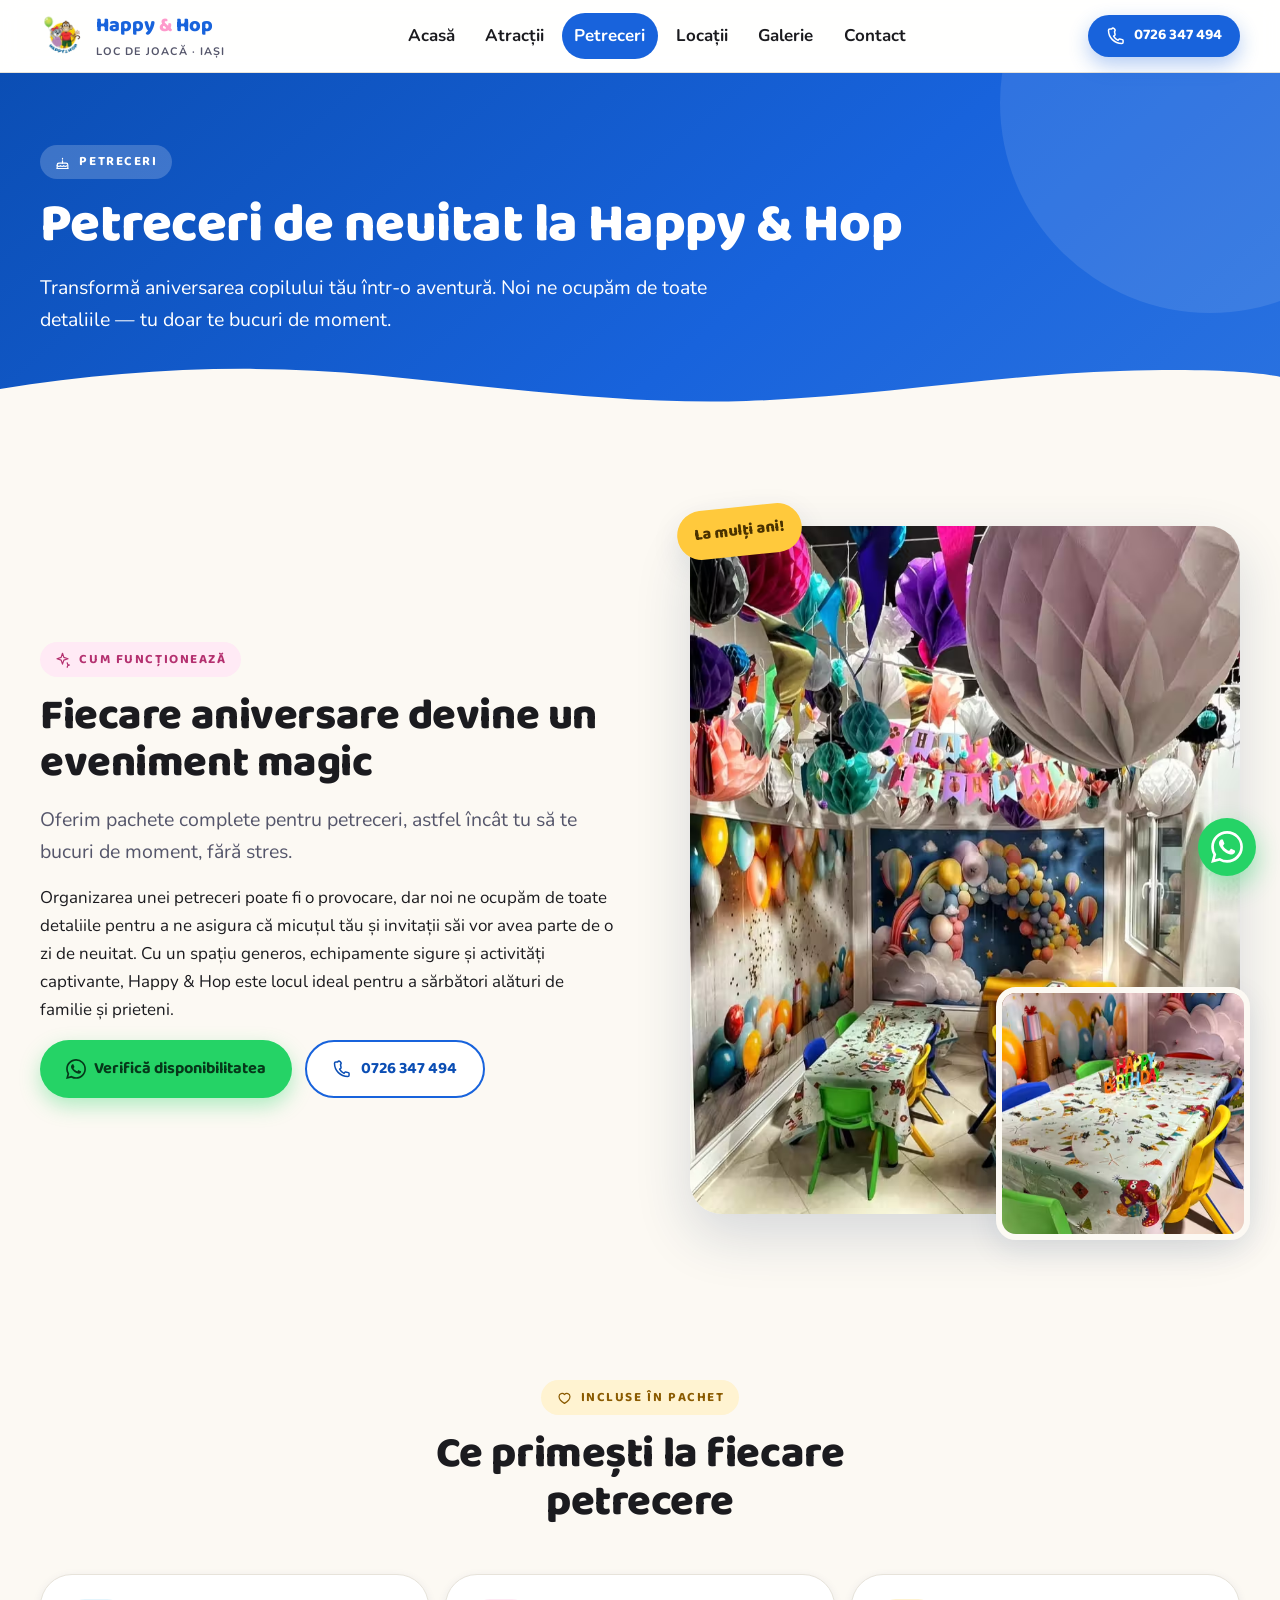
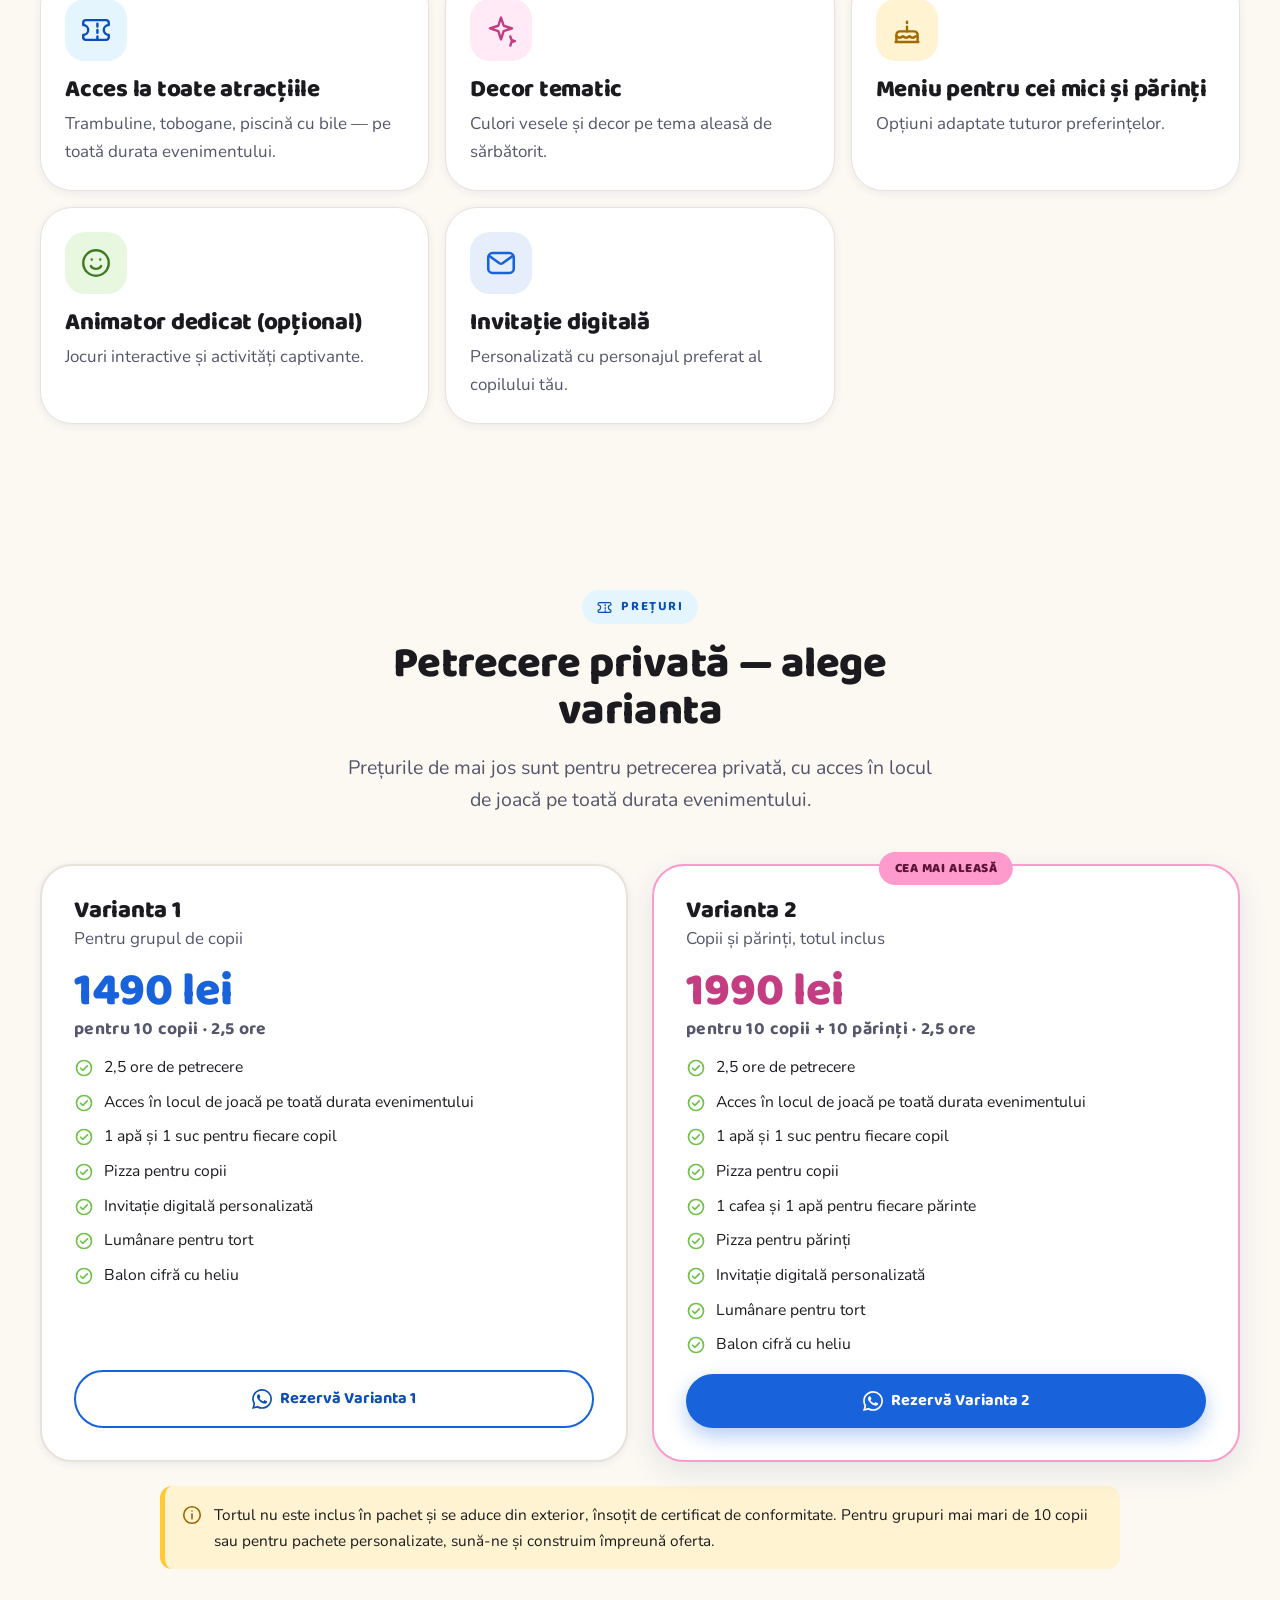
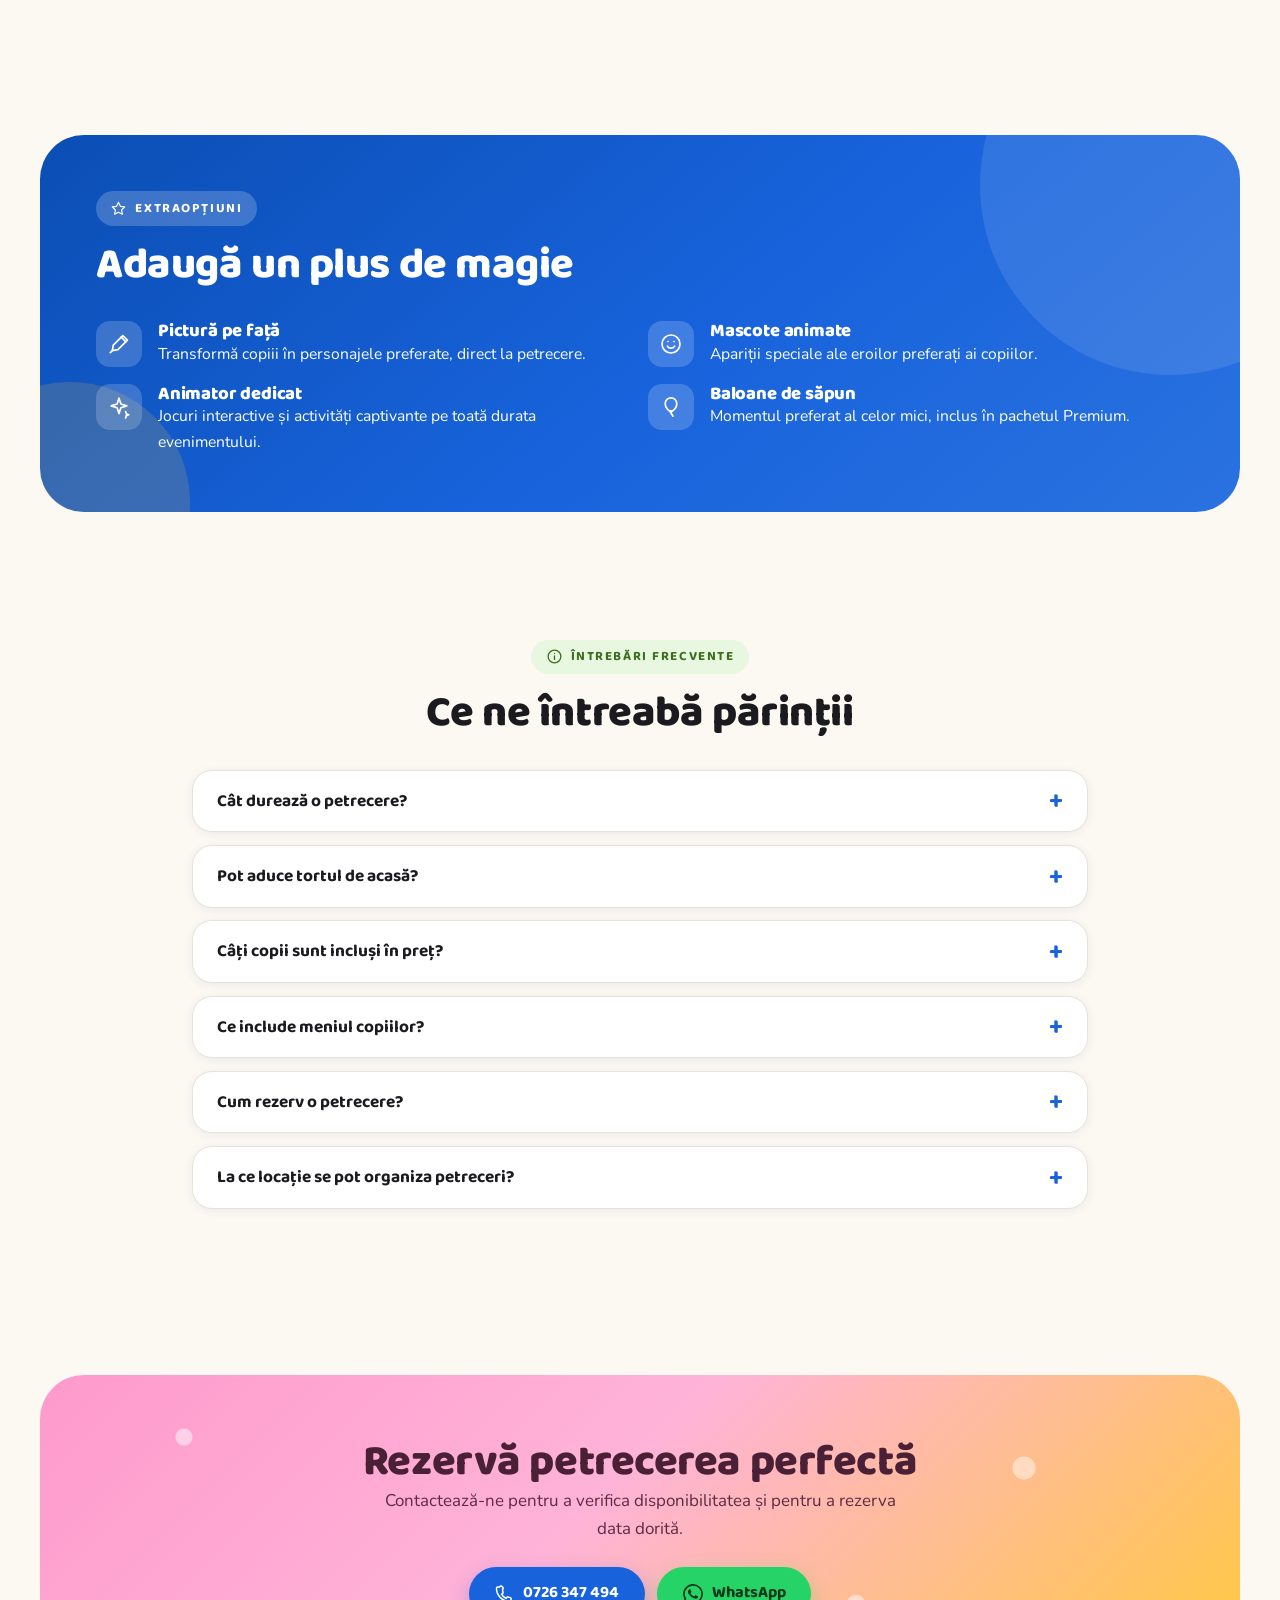
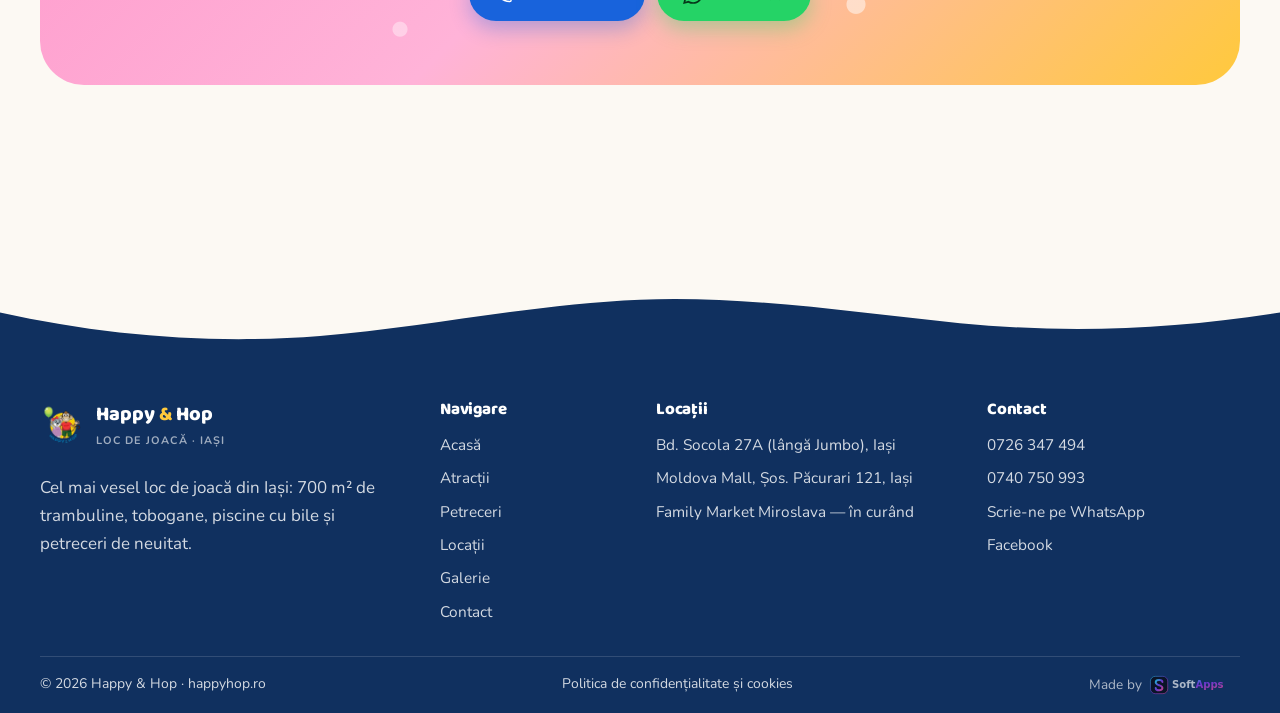
<file: petreceri.html>
<!DOCTYPE html>
<html lang="ro">
<head>
<meta charset="utf-8">
<meta name="viewport" content="width=device-width, initial-scale=1">
<title>Petreceri pentru copii în Iași — pachete și prețuri | Happy & Hop</title>
<meta name="description" content="Petrecere privată de la 1490 lei pentru 10 copii: 2,5 ore, decor, pizza, invitație digitală și acces la locul de joacă. Rezervă pe WhatsApp.">
<link rel="canonical" href="https://happyhop.ro/petreceri.html">
<meta name="theme-color" content="#1863DC">
<script>document.documentElement.className += " js";</script>

<meta property="og:type" content="website">
<meta property="og:locale" content="ro_RO">
<meta property="og:site_name" content="Happy &amp; Hop">
<meta property="og:title" content="Petreceri pentru copii în Iași — pachete și prețuri | Happy & Hop">
<meta property="og:description" content="Petrecere privată de la 1490 lei pentru 10 copii: 2,5 ore, decor, pizza, invitație digitală și acces la locul de joacă. Rezervă pe WhatsApp.">
<meta property="og:url" content="https://happyhop.ro/petreceri.html">
<meta property="og:image" content="https://happyhop.ro/assets/brand/og-image.jpg">
<meta name="twitter:card" content="summary_large_image">

<link rel="icon" href="assets/brand/favicon.png" type="image/png">
<link rel="apple-touch-icon" href="assets/brand/apple-touch-icon.png">

<link rel="preconnect" href="https://fonts.googleapis.com">
<link rel="preconnect" href="https://fonts.gstatic.com" crossorigin>
<link rel="stylesheet" href="https://fonts.googleapis.com/css2?family=Baloo+2:wght@600;700;800&family=Nunito:wght@400;600;700&display=swap">
<link rel="stylesheet" href="css/base.css?v=6bb612c7">
<link rel="stylesheet" href="css/site.css?v=e37272ff">
<script type="application/ld+json">{"@context": "https://schema.org", "@graph": [{"@type": "Service", "@id": "https://happyhop.ro/petreceri.html#serviciu", "name": "Petrecere privată pentru copii", "serviceType": "Organizare petreceri aniversare pentru copii", "provider": {"@id": "https://happyhop.ro/#organizatie"}, "areaServed": {"@type": "City", "name": "Iași"}, "url": "https://happyhop.ro/petreceri.html", "offers": [{"@type": "Offer", "name": "Varianta 1 — 10 copii", "price": "1490", "priceCurrency": "RON", "description": "2,5 ore, acces în locul de joacă, apă și suc pentru fiecare copil, pizza, invitație digitală, lumânare tort, balon cifră cu heliu.", "availability": "https://schema.org/InStock", "url": "https://happyhop.ro/petreceri.html#preturi"}, {"@type": "Offer", "name": "Varianta 2 — 10 copii și 10 părinți", "price": "1990", "priceCurrency": "RON", "description": "2,5 ore, acces în locul de joacă, apă și suc pentru fiecare copil, pizza pentru copii și părinți, cafea și apă pentru părinți, invitație digitală, lumânare tort, balon cifră cu heliu.", "availability": "https://schema.org/InStock", "url": "https://happyhop.ro/petreceri.html#preturi"}]}, {"@type": "FAQPage", "mainEntity": [{"@type": "Question", "name": "Cât durează o petrecere la Happy & Hop?", "acceptedAnswer": {"@type": "Answer", "text": "Ambele variante includ 2,5 ore de petrecere, cu acces în locul de joacă pe toată durata evenimentului."}}, {"@type": "Question", "name": "Cât costă o petrecere?", "acceptedAnswer": {"@type": "Answer", "text": "Varianta 1 costă 1490 lei pentru 10 copii, iar Varianta 2 costă 1990 lei pentru 10 copii și 10 părinți."}}, {"@type": "Question", "name": "Pot aduce tortul de acasă?", "acceptedAnswer": {"@type": "Answer", "text": "Da. Tortul nu este inclus în pachet și se aduce din exterior, însoțit de certificat de conformitate."}}, {"@type": "Question", "name": "Ce include meniul copiilor?", "acceptedAnswer": {"@type": "Answer", "text": "Pizza, o apă și un suc pentru fiecare copil. La Varianta 2 se adaugă pizza, cafea și apă pentru părinți."}}, {"@type": "Question", "name": "Unde se organizează petrecerile?", "acceptedAnswer": {"@type": "Answer", "text": "Petrecerile private se organizează la locația din Bulevardul Socola 27A, lângă magazinul Jumbo. Pentru Moldova Mall, întreabă-ne de disponibilitate."}}]}, {"@type": "BreadcrumbList", "itemListElement": [{"@type": "ListItem", "position": 1, "name": "Acasă", "item": "https://happyhop.ro/"}, {"@type": "ListItem", "position": 2, "name": "Petreceri", "item": "https://happyhop.ro/petreceri.html"}]}]}</script>
</head>
<body>
<svg xmlns="http://www.w3.org/2000/svg" style="display:none" aria-hidden="true" focusable="false"><symbol id="i-balloon" viewBox="0 0 24 24" fill="none" stroke="currentColor" stroke-width="1.7" stroke-linecap="round" stroke-linejoin="round"><path d="M12 2.8c3.3 0 5.8 2.6 5.8 6 0 3.9-3.4 7.4-5.8 7.4S6.2 12.7 6.2 8.8c0-3.4 2.5-6 5.8-6Z"/><path d="m11 16.2 1 1.6 1-1.6M12 17.8c0 2 1.8 1.4 1.8 3.4"/></symbol><symbol id="i-cake" viewBox="0 0 24 24" fill="none" stroke="currentColor" stroke-width="1.7" stroke-linecap="round" stroke-linejoin="round"><path d="M4 20.5h16M4.5 20.5v-5a2.5 2.5 0 0 1 2.5-2.5h10a2.5 2.5 0 0 1 2.5 2.5v5"/><path d="M4.5 16.4c1.5 1.4 3.1 1.4 4.6 0 1.5 1.4 3.1 1.4 4.6 0 1.5 1.4 3.1 1.4 4.6 0M12 13V9.6M12 6.2v.9"/></symbol><symbol id="i-check" viewBox="0 0 24 24" fill="none" stroke="currentColor" stroke-width="2" stroke-linecap="round" stroke-linejoin="round"><circle cx="12" cy="12" r="9"/><path d="m8 12.3 2.6 2.6L16 9.5"/></symbol><symbol id="i-close" viewBox="0 0 24 24" fill="none" stroke="currentColor" stroke-width="2" stroke-linecap="round"><path d="M6 6l12 12M18 6L6 18"/></symbol><symbol id="i-heart" viewBox="0 0 24 24" fill="none" stroke="currentColor" stroke-width="1.7" stroke-linecap="round" stroke-linejoin="round"><path d="M12 20.3s-7.7-4.6-7.7-9.8a4.3 4.3 0 0 1 7.7-2.6 4.3 4.3 0 0 1 7.7 2.6c0 5.2-7.7 9.8-7.7 9.8Z"/></symbol><symbol id="i-info" viewBox="0 0 24 24" fill="none" stroke="currentColor" stroke-width="1.8" stroke-linecap="round" stroke-linejoin="round"><circle cx="12" cy="12" r="9"/><path d="M12 11v5.2M12 7.7h.01"/></symbol><symbol id="i-mail" viewBox="0 0 24 24" fill="none" stroke="currentColor" stroke-width="1.8" stroke-linecap="round" stroke-linejoin="round"><rect x="3" y="5" width="18" height="14" rx="3"/><path d="m3.8 7 7.1 5.2a2 2 0 0 0 2.2 0L20.2 7"/></symbol><symbol id="i-menu" viewBox="0 0 24 24" fill="none" stroke="currentColor" stroke-width="2" stroke-linecap="round"><path d="M4 7h16M4 12h16M4 17h16"/></symbol><symbol id="i-paint" viewBox="0 0 24 24" fill="none" stroke="currentColor" stroke-width="1.7" stroke-linecap="round" stroke-linejoin="round"><path d="M15.8 3.6 20.4 8.2 10.9 17.7l-5.6 1 1-5.6 9.5-9.5Z"/><path d="m14.2 5.2 4.6 4.6M5.3 18.7l-2 2"/></symbol><symbol id="i-phone" viewBox="0 0 24 24" fill="none" stroke="currentColor" stroke-width="1.8" stroke-linecap="round" stroke-linejoin="round"><path d="M6.6 3.5h-2A1.6 1.6 0 0 0 3 5.1C3 13.9 10.1 21 18.9 21a1.6 1.6 0 0 0 1.6-1.6v-2a1.1 1.1 0 0 0-.85-1.07l-3.2-.73a1.1 1.1 0 0 0-1.16.47l-.85 1.28a12.6 12.6 0 0 1-5.31-5.31l1.28-.85a1.1 1.1 0 0 0 .47-1.16l-.73-3.2A1.1 1.1 0 0 0 6.6 3.5Z"/></symbol><symbol id="i-smile" viewBox="0 0 24 24" fill="none" stroke="currentColor" stroke-width="1.7" stroke-linecap="round" stroke-linejoin="round"><circle cx="12" cy="12" r="9"/><path d="M8.4 14.2a4.3 4.3 0 0 0 7.2 0M9 9.5h.01M15 9.5h.01"/></symbol><symbol id="i-sparkle" viewBox="0 0 24 24" fill="none" stroke="currentColor" stroke-width="1.7" stroke-linecap="round" stroke-linejoin="round"><path d="M12 3.2 13.9 9l5.9 1.9-5.9 1.9L12 18.6l-1.9-5.8-5.9-1.9L10.1 9 12 3.2Z"/><path d="M18.6 16.6 19.4 19l2.4.8-2.4.8-.8 2.4"/></symbol><symbol id="i-star" viewBox="0 0 24 24" fill="none" stroke="currentColor" stroke-width="1.7" stroke-linecap="round" stroke-linejoin="round"><path d="m12 3.4 2.7 5.5 6.1.9-4.4 4.3 1 6-5.4-2.9-5.4 2.9 1-6-4.4-4.3 6.1-.9L12 3.4Z"/></symbol><symbol id="i-ticket" viewBox="0 0 24 24" fill="none" stroke="currentColor" stroke-width="1.7" stroke-linecap="round" stroke-linejoin="round"><path d="M3 8.5V6.8A1.8 1.8 0 0 1 4.8 5h14.4A1.8 1.8 0 0 1 21 6.8v1.7a3.5 3.5 0 0 0 0 7v1.7a1.8 1.8 0 0 1-1.8 1.8H4.8A1.8 1.8 0 0 1 3 17.2v-1.7a3.5 3.5 0 0 0 0-7Z"/><path d="M13 7.5v2m0 2.5v2m0 2.5v2"/></symbol><symbol id="i-wa" viewBox="0 0 24 24" fill="currentColor"><path d="M17.47 14.38c-.3-.15-1.76-.87-2.03-.97-.27-.1-.47-.15-.67.15-.2.3-.77.97-.94 1.16-.17.2-.35.22-.64.08-.3-.15-1.26-.47-2.39-1.48-.88-.79-1.48-1.76-1.66-2.06-.17-.3-.02-.46.13-.6.14-.14.3-.35.45-.53.15-.17.2-.3.3-.5.1-.2.05-.37-.03-.52-.07-.15-.67-1.61-.91-2.2-.24-.58-.49-.5-.67-.51h-.57c-.2 0-.52.07-.8.37-.27.3-1.04 1.02-1.04 2.48s1.07 2.87 1.22 3.07c.15.2 2.1 3.2 5.08 4.49.7.3 1.26.49 1.69.62.71.23 1.36.2 1.87.12.57-.09 1.76-.72 2-1.41.25-.7.25-1.29.18-1.42-.08-.12-.27-.2-.57-.34m-5.42 7.4a9.87 9.87 0 0 1-5.03-1.38l-.36-.21-3.74.98 1-3.65-.24-.37a9.86 9.86 0 0 1-1.51-5.26c0-5.45 4.44-9.88 9.89-9.88 2.64 0 5.12 1.03 6.99 2.9a9.82 9.82 0 0 1 2.89 6.99c0 5.45-4.43 9.88-9.89 9.88m8.41-18.3A11.82 11.82 0 0 0 12.05 0C5.5 0 .16 5.34.16 11.89c0 2.1.55 4.14 1.59 5.95L.06 24l6.3-1.65a11.88 11.88 0 0 0 5.69 1.45c6.55 0 11.89-5.34 11.89-11.89 0-3.18-1.24-6.17-3.48-8.42Z"/></symbol></svg>

  <a class="skip-link" href="#main">Sari la conținut</a>

  <header class="site-header">
    <div class="container site-header__inner">
      <a class="brand" href="index.html">
        <img src="assets/brand/logo-104.png" alt="" width="46" height="46">
        <span>
          <span class="brand__name">Happy&nbsp;<span>&amp;</span>&nbsp;Hop</span>
          <span class="brand__tag">Loc de joacă · Iași</span>
        </span>
      </a>

      <nav class="nav" aria-label="Navigare principală">
        <ul>
          <li><a href="index.html">Acasă</a></li>
          <li><a href="atractii.html">Atracții</a></li>
          <li><a href="petreceri.html" aria-current="page">Petreceri</a></li>
          <li><a href="locatii.html">Locații</a></li>
          <li><a href="galerie.html">Galerie</a></li>
          <li><a href="contact.html">Contact</a></li>
        </ul>
      </nav>

      <a class="btn btn--primary btn--sm header-cta" href="tel:0726347494"><svg aria-hidden="true"><use href="#i-phone"></use></svg><span>0726 347 494</span></a>

      <button class="nav-toggle" type="button" data-nav-toggle aria-expanded="false" aria-controls="mobile-panel">
        <span class="sr-only">Deschide meniul</span><svg aria-hidden="true"><use href="#i-menu"></use></svg>
      </button>
    </div>
  </header>

  <div class="mobile-panel" id="mobile-panel" role="dialog" aria-modal="true" aria-label="Meniu principal" hidden>
    <div class="mobile-panel__top">
      <a class="brand" href="index.html">
        <img src="assets/brand/logo-104.png" alt="" width="46" height="46">
        <span class="brand__name">Happy&nbsp;<span>&amp;</span>&nbsp;Hop</span>
      </a>
      <button class="nav-toggle" type="button" data-nav-close>
        <span class="sr-only">Închide meniul</span><svg aria-hidden="true"><use href="#i-close"></use></svg>
      </button>
    </div>
    <nav aria-label="Navigare mobilă">
      <ul>
        <li><a href="index.html">Acasă</a></li>
          <li><a href="atractii.html">Atracții</a></li>
          <li><a href="petreceri.html" aria-current="page">Petreceri</a></li>
          <li><a href="locatii.html">Locații</a></li>
          <li><a href="galerie.html">Galerie</a></li>
          <li><a href="contact.html">Contact</a></li>
      </ul>
    </nav>
    <div class="mobile-panel__cta">
      <a class="btn btn--primary btn--block" href="tel:0726347494"><svg aria-hidden="true"><use href="#i-phone"></use></svg> Sună acum</a>
      <a class="btn btn--wa btn--block" href="https://wa.me/40726347494?text=Bun%C4%83%20ziua!%20A%C8%99%20dori%20informa%C8%9Bii%20despre%20Happy%20%26%20Hop." target="_blank" rel="noopener"><svg aria-hidden="true"><use href="#i-wa"></use></svg> WhatsApp</a>
    </div>
  </div>

  <main id="main">

    <section class="page-head">
      <div class="container">
        <span class="eyebrow"><svg aria-hidden="true"><use href="#i-cake"></use></svg> Petreceri</span>
        <h1>Petreceri de neuitat la Happy&nbsp;&amp;&nbsp;Hop</h1>
        <p>Transformă aniversarea copilului tău într-o aventură. Noi ne ocupăm de toate detaliile — tu doar te bucuri de moment.</p>
      </div>
      <div class="page-head__wave" aria-hidden="true">
        <svg viewBox="0 0 1440 60" preserveAspectRatio="none"><path d="M0 60V24c140-20 280-26 420-14s280 30 420 26 280-26 420-30 180 6 180 6v48Z"/></svg>
      </div>
    </section>

    <section class="section">
      <div class="container split">
        <div class="split__body reveal">
          <span class="eyebrow eyebrow--pink"><svg aria-hidden="true"><use href="#i-sparkle"></use></svg> Cum funcționează</span>
          <h2>Fiecare aniversare devine un eveniment magic</h2>
          <p class="lead">Oferim pachete complete pentru petreceri, astfel încât tu să te bucuri de moment, fără stres.</p>
          <p>Organizarea unei petreceri poate fi o provocare, dar noi ne ocupăm de toate detaliile pentru a ne asigura că micuțul tău și invitații săi vor avea parte de o zi de neuitat. Cu un spațiu generos, echipamente sigure și activități captivante, Happy&nbsp;&amp;&nbsp;Hop este locul ideal pentru a sărbători alături de familie și prieteni.</p>
          <div class="hero__actions" data-contact-zone>
            <a class="btn btn--wa" href="https://wa.me/40726347494?text=Bun%C4%83%20ziua!%20A%C8%99%20dori%20s%C4%83%20rezerv%20o%20petrecere%20la%20Happy%20%26%20Hop." target="_blank" rel="noopener"><svg aria-hidden="true"><use href="#i-wa"></use></svg> Verifică disponibilitatea</a>
            <a class="btn btn--outline" href="tel:0726347494"><svg aria-hidden="true"><use href="#i-phone"></use></svg> 0726 347 494</a>
          </div>
        </div>
        <div class="split__media reveal">
          <div class="collage">
            <span class="collage__sticker">La mulți ani!</span>
            <div class="collage__main">
              <picture><source type="image/avif" srcset="assets/img/sala-petreceri-400.avif 400w, assets/img/sala-petreceri-800.avif 800w, assets/img/sala-petreceri-max.avif 810w" sizes="(min-width:768px) 45vw, 90vw"><img src="assets/img/sala-petreceri-max.jpg" srcset="assets/img/sala-petreceri-400.jpg 400w, assets/img/sala-petreceri-800.jpg 800w, assets/img/sala-petreceri-max.jpg 810w" sizes="(min-width:768px) 45vw, 90vw" width="800" height="1067" alt="Sala de petreceri decorată cu rozete de hârtie, mese și scaune colorate" loading="lazy" decoding="async"></picture>
            </div>
            <div class="collage__side">
              <picture><source type="image/avif" srcset="assets/img/petrecere-masa-400.avif 400w, assets/img/petrecere-masa-800.avif 800w" sizes="(min-width:768px) 22vw, 42vw"><img src="assets/img/petrecere-masa-800.jpg" srcset="assets/img/petrecere-masa-400.jpg 400w, assets/img/petrecere-masa-800.jpg 800w" sizes="(min-width:768px) 22vw, 42vw" width="800" height="1067" alt="Masa lungă de petrecere cu scaune colorate și lumânare Happy Birthday" loading="lazy" decoding="async"></picture>
            </div>
          </div>
        </div>
      </div>
    </section>

    <section class="section--tight">
      <div class="container">
        <div class="section-head reveal">
          <span class="eyebrow eyebrow--yellow"><svg aria-hidden="true"><use href="#i-heart"></use></svg> Incluse în pachet</span>
          <h2>Ce primești la fiecare petrecere</h2>
        </div>
        <div class="grid-cards" style="margin-top:var(--sp-7)">
          <article class="card reveal">
            <div class="card__icon i-sky"><svg aria-hidden="true"><use href="#i-ticket"></use></svg></div>
            <h3>Acces la toate atracțiile</h3>
            <p>Trambuline, tobogane, piscină cu bile — pe toată durata evenimentului.</p>
          </article>
          <article class="card reveal">
            <div class="card__icon i-pink"><svg aria-hidden="true"><use href="#i-sparkle"></use></svg></div>
            <h3>Decor tematic</h3>
            <p>Culori vesele și decor pe tema aleasă de sărbătorit.</p>
          </article>
          <article class="card reveal">
            <div class="card__icon i-yellow"><svg aria-hidden="true"><use href="#i-cake"></use></svg></div>
            <h3>Meniu pentru cei mici și părinți</h3>
            <p>Opțiuni adaptate tuturor preferințelor.</p>
          </article>
          <article class="card reveal">
            <div class="card__icon i-green"><svg aria-hidden="true"><use href="#i-smile"></use></svg></div>
            <h3>Animator dedicat (opțional)</h3>
            <p>Jocuri interactive și activități captivante.</p>
          </article>
          <article class="card reveal">
            <div class="card__icon i-blue"><svg aria-hidden="true"><use href="#i-mail"></use></svg></div>
            <h3>Invitație digitală</h3>
            <p>Personalizată cu personajul preferat al copilului tău.</p>
          </article>
        </div>
      </div>
    </section>

    <section class="section" id="preturi">
      <div class="container">
        <div class="section-head reveal">
          <span class="eyebrow"><svg aria-hidden="true"><use href="#i-ticket"></use></svg> Prețuri</span>
          <h2>Petrecere privată — alege varianta</h2>
          <p class="lead">Prețurile de mai jos sunt pentru petrecerea privată, cu acces în locul de joacă pe toată durata evenimentului.</p>
        </div>

        <div class="price-grid" style="margin-top:var(--sp-7)">
          <article class="price-card reveal">
            <div>
              <h3>Varianta 1</h3>
              <p style="color:var(--hh-muted)">Pentru grupul de copii</p>
            </div>
            <p class="price-card__amount">1490 lei <small>pentru 10 copii · 2,5 ore</small></p>
            <ul>
            <li><svg aria-hidden="true"><use href="#i-check"></use></svg> <span>2,5 ore de petrecere</span></li>
            <li><svg aria-hidden="true"><use href="#i-check"></use></svg> <span>Acces în locul de joacă pe toată durata evenimentului</span></li>
            <li><svg aria-hidden="true"><use href="#i-check"></use></svg> <span>1 apă și 1 suc pentru fiecare copil</span></li>
            <li><svg aria-hidden="true"><use href="#i-check"></use></svg> <span>Pizza pentru copii</span></li>
            <li><svg aria-hidden="true"><use href="#i-check"></use></svg> <span>Invitație digitală personalizată</span></li>
            <li><svg aria-hidden="true"><use href="#i-check"></use></svg> <span>Lumânare pentru tort</span></li>
            <li><svg aria-hidden="true"><use href="#i-check"></use></svg> <span>Balon cifră cu heliu</span></li>
            </ul>
            <a class="btn btn--outline btn--block" href="https://wa.me/40726347494?text=Bun%C4%83%20ziua!%20A%C8%99%20dori%20s%C4%83%20rezerv%20o%20petrecere%20la%20Happy%20%26%20Hop." target="_blank" rel="noopener"><svg aria-hidden="true"><use href="#i-wa"></use></svg> Rezervă Varianta 1</a>
          </article>

          <article class="price-card price-card--featured reveal">
            <span class="price-card__flag">Cea mai aleasă</span>
            <div>
              <h3>Varianta 2</h3>
              <p style="color:var(--hh-muted)">Copii și părinți, totul inclus</p>
            </div>
            <p class="price-card__amount">1990 lei <small>pentru 10 copii + 10 părinți · 2,5 ore</small></p>
            <ul>
            <li><svg aria-hidden="true"><use href="#i-check"></use></svg> <span>2,5 ore de petrecere</span></li>
            <li><svg aria-hidden="true"><use href="#i-check"></use></svg> <span>Acces în locul de joacă pe toată durata evenimentului</span></li>
            <li><svg aria-hidden="true"><use href="#i-check"></use></svg> <span>1 apă și 1 suc pentru fiecare copil</span></li>
            <li><svg aria-hidden="true"><use href="#i-check"></use></svg> <span>Pizza pentru copii</span></li>
            <li><svg aria-hidden="true"><use href="#i-check"></use></svg> <span>1 cafea și 1 apă pentru fiecare părinte</span></li>
            <li><svg aria-hidden="true"><use href="#i-check"></use></svg> <span>Pizza pentru părinți</span></li>
            <li><svg aria-hidden="true"><use href="#i-check"></use></svg> <span>Invitație digitală personalizată</span></li>
            <li><svg aria-hidden="true"><use href="#i-check"></use></svg> <span>Lumânare pentru tort</span></li>
            <li><svg aria-hidden="true"><use href="#i-check"></use></svg> <span>Balon cifră cu heliu</span></li>
            </ul>
            <a class="btn btn--primary btn--block" href="https://wa.me/40726347494?text=Bun%C4%83%20ziua!%20A%C8%99%20dori%20s%C4%83%20rezerv%20o%20petrecere%20la%20Happy%20%26%20Hop." target="_blank" rel="noopener"><svg aria-hidden="true"><use href="#i-wa"></use></svg> Rezervă Varianta 2</a>
          </article>
        </div>

        <div class="note reveal" style="margin-top:var(--sp-5);max-width:60rem;margin-inline:auto">
          <svg aria-hidden="true"><use href="#i-info"></use></svg>
          <p>Tortul nu este inclus în pachet și se aduce din exterior, însoțit de certificat de conformitate. Pentru grupuri mai mari de 10 copii sau pentru pachete personalizate, sună-ne și construim împreună oferta.</p>
        </div>
      </div>
    </section>

    <section class="section--tight">
      <div class="container">
        <div class="panel reveal">
          <span class="eyebrow"><svg aria-hidden="true"><use href="#i-star"></use></svg> Extraopțiuni</span>
          <h2 style="margin-top:var(--sp-4)">Adaugă un plus de magie</h2>
          <div class="reasons">
            <div class="reason">
              <span class="reason__badge"><svg aria-hidden="true"><use href="#i-paint"></use></svg></span>
              <div><h3>Pictură pe față</h3><p>Transformă copiii în personajele preferate, direct la petrecere.</p></div>
            </div>
            <div class="reason">
              <span class="reason__badge"><svg aria-hidden="true"><use href="#i-smile"></use></svg></span>
              <div><h3>Mascote animate</h3><p>Apariții speciale ale eroilor preferați ai copiilor.</p></div>
            </div>
            <div class="reason">
              <span class="reason__badge"><svg aria-hidden="true"><use href="#i-sparkle"></use></svg></span>
              <div><h3>Animator dedicat</h3><p>Jocuri interactive și activități captivante pe toată durata evenimentului.</p></div>
            </div>
            <div class="reason">
              <span class="reason__badge"><svg aria-hidden="true"><use href="#i-balloon"></use></svg></span>
              <div><h3>Baloane de săpun</h3><p>Momentul preferat al celor mici, inclus în pachetul Premium.</p></div>
            </div>
          </div>
        </div>
      </div>
    </section>

    <section class="section--tight">
      <div class="container">
        <div class="section-head reveal">
          <span class="eyebrow eyebrow--green"><svg aria-hidden="true"><use href="#i-info"></use></svg> Întrebări frecvente</span>
          <h2>Ce ne întreabă părinții</h2>
        </div>
        <div class="faq" style="margin-top:var(--sp-6)">
          <details><summary>Cât durează o petrecere?</summary><p>Ambele variante includ 2,5 ore de petrecere, cu acces în locul de joacă pe toată durata evenimentului.</p></details>
          <details><summary>Pot aduce tortul de acasă?</summary><p>Da. Tortul nu este inclus în pachet și se aduce din exterior, însoțit de certificat de conformitate.</p></details>
          <details><summary>Câți copii sunt incluși în preț?</summary><p>Pachetele sunt calculate pentru 10 copii. Varianta 2 include, în plus, meniu pentru 10 părinți. Pentru grupuri mai mari, sună-ne pentru o ofertă personalizată.</p></details>
          <details><summary>Ce include meniul copiilor?</summary><p>Pizza, o apă și un suc pentru fiecare copil. La Varianta 2 se adaugă pizza, cafea și apă pentru părinți.</p></details>
          <details><summary>Cum rezerv o petrecere?</summary><p>Ne scrii pe WhatsApp sau ne suni la <a href="tel:0726347494">0726 347 494</a> ori <a href="tel:0740750993">0740 750 993</a>. Verificăm disponibilitatea pentru data dorită și confirmăm rezervarea.</p></details>
          <details><summary>La ce locație se pot organiza petreceri?</summary><p>Petrecerile private se organizează la locația din Bulevardul Socola 27A (Rodotex, lângă Jumbo). Pentru Moldova Mall, întreabă-ne de disponibilitate.</p></details>
        </div>
      </div>
    </section>

    <section class="section">
      <div class="container">
        <div class="cta-band reveal">
          <h2>Rezervă petrecerea perfectă</h2>
          <p>Contactează-ne pentru a verifica disponibilitatea și pentru a rezerva data dorită.</p>
          <div class="cta-band__actions">
            <a class="btn btn--primary" href="tel:0726347494"><svg aria-hidden="true"><use href="#i-phone"></use></svg> 0726 347 494</a>
            <a class="btn btn--wa" href="https://wa.me/40726347494?text=Bun%C4%83%20ziua!%20A%C8%99%20dori%20informa%C8%9Bii%20despre%20Happy%20%26%20Hop." target="_blank" rel="noopener"><svg aria-hidden="true"><use href="#i-wa"></use></svg> WhatsApp</a>
          </div>
        </div>
      </div>
    </section>

  </main>

  <footer class="site-footer">
    <div class="site-footer__wave" aria-hidden="true">
      <svg viewBox="0 0 1440 60" preserveAspectRatio="none"><path d="M0 60V22c120 22 240 30 360 22s240-30 360-34 240 12 360 22 240 6 360-10v38Z"/></svg>
    </div>
    <div class="container">
      <div class="site-footer__grid">
        <div>
          <a class="brand" href="index.html">
            <img src="assets/brand/logo-104.png" alt="" width="52" height="52">
            <span>
              <span class="brand__name">Happy&nbsp;<span>&amp;</span>&nbsp;Hop</span>
              <span class="brand__tag">Loc de joacă · Iași</span>
            </span>
          </a>
          <p style="margin-top:1rem;max-width:34ch">Cel mai vesel loc de joacă din Iași: 700&nbsp;m² de trambuline, tobogane, piscine cu bile și petreceri de neuitat.</p>
        </div>

        <div>
          <h3>Navigare</h3>
          <ul class="footer-list">
            <li><a href="index.html">Acasă</a></li>
            <li><a href="atractii.html">Atracții</a></li>
            <li><a href="petreceri.html">Petreceri</a></li>
            <li><a href="locatii.html">Locații</a></li>
            <li><a href="galerie.html">Galerie</a></li>
            <li><a href="contact.html">Contact</a></li>
          </ul>
        </div>

        <div>
          <h3>Locații</h3>
          <ul class="footer-list">
            <li><a href="loc-de-joaca-socola.html">Bd. Socola 27A (lângă Jumbo), Iași</a></li>
            <li><a href="loc-de-joaca-moldova-mall.html">Moldova Mall, Șos. Păcurari 121, Iași</a></li>
            <li><a href="loc-de-joaca-miroslava.html">Family Market Miroslava — în curând</a></li>
          </ul>
        </div>

        <div>
          <h3>Contact</h3>
          <ul class="footer-list">
            <li><a href="tel:0726347494">0726 347 494</a></li>
            <li><a href="tel:0740750993">0740 750 993</a></li>
            <li><a href="https://wa.me/40726347494?text=Bun%C4%83%20ziua!%20A%C8%99%20dori%20informa%C8%9Bii%20despre%20Happy%20%26%20Hop." target="_blank" rel="noopener">Scrie-ne pe WhatsApp</a></li>
            <li><a href="https://www.facebook.com/people/Happy-si-Hop/100064721647929/" target="_blank" rel="noopener">Facebook</a></li>
          </ul>
        </div>
      </div>

      <div class="site-footer__bottom">
        <p>© <span data-year>2026</span> Happy&nbsp;&amp;&nbsp;Hop · happyhop.ro</p>
        <p><a href="politica-confidentialitate.html">Politica de confidențialitate și cookies</a></p>
        <p class="footer-madeby">
          <a href="https://softsapps.com" target="_blank" rel="noopener" aria-label="Made by SoftApps">
            <span class="madeby-label">Made by</span>
            <svg xmlns="http://www.w3.org/2000/svg" viewBox="0 0 380 100" role="img" aria-label="SoftApps">
              <defs>
                <linearGradient id="saLogo" x1="0" y1="0" x2="1" y2="1">
                  <stop offset="0" stop-color="#22d3ee" />
                  <stop offset="0.5" stop-color="#7c3aed" />
                  <stop offset="1" stop-color="#ec4899" />
                </linearGradient>
              </defs>
              <rect x="6" y="14" width="72" height="72" rx="20" fill="#0a0e1a" />
              <rect x="6" y="14" width="72" height="72" rx="20" fill="none" stroke="url(#saLogo)" stroke-width="2.5" />
              <path d="M56 38 C56 31 49 29 42 29 C34 29 28 32 28 39 C28 47 37 49 42 51 C47 53 56 55 56 63 C56 70 48 72 42 72 C35 72 28 70 28 62" fill="none" stroke="url(#saLogo)" stroke-width="8" stroke-linecap="round" />
              <text x="96" y="62" font-family="system-ui, sans-serif" font-size="42" font-weight="700" fill="currentColor">Soft<tspan fill="url(#saLogo)">Apps</tspan></text>
            </svg>
          </a>
        </p>
      </div>
    </div>
  </footer>

  <a class="float-wa" href="https://wa.me/40726347494?text=Bun%C4%83%20ziua!%20A%C8%99%20dori%20informa%C8%9Bii%20despre%20Happy%20%26%20Hop." target="_blank" rel="noopener" aria-label="Scrie-ne pe WhatsApp"><svg aria-hidden="true"><use href="#i-wa"></use></svg></a>

  <div class="mobile-bar">
    <a class="btn btn--primary" href="tel:0726347494"><svg aria-hidden="true"><use href="#i-phone"></use></svg> Sună</a>
    <a class="btn btn--wa" href="https://wa.me/40726347494?text=Bun%C4%83%20ziua!%20A%C8%99%20dori%20informa%C8%9Bii%20despre%20Happy%20%26%20Hop." target="_blank" rel="noopener"><svg aria-hidden="true"><use href="#i-wa"></use></svg> WhatsApp</a>
  </div>

  <script src="js/site.js?v=68b2fbf1" defer></script>

</body>
</html>
</file>
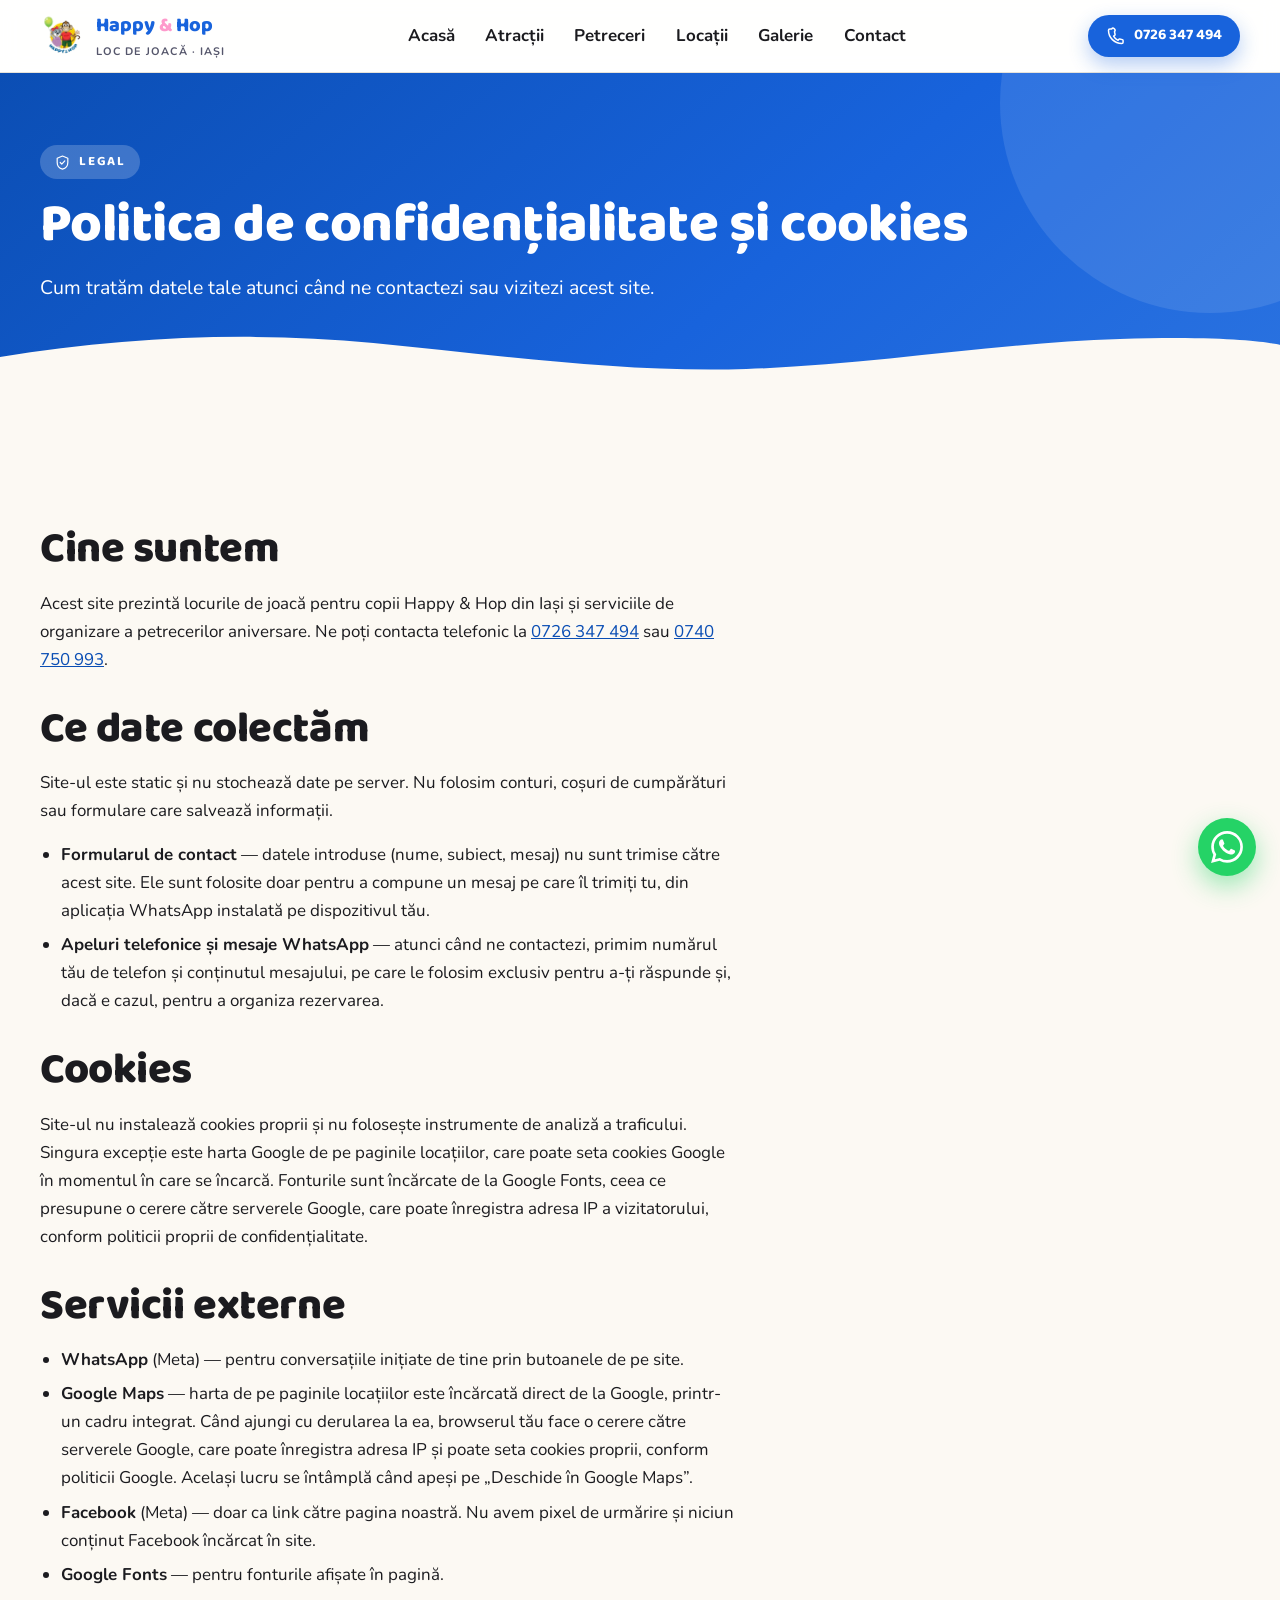
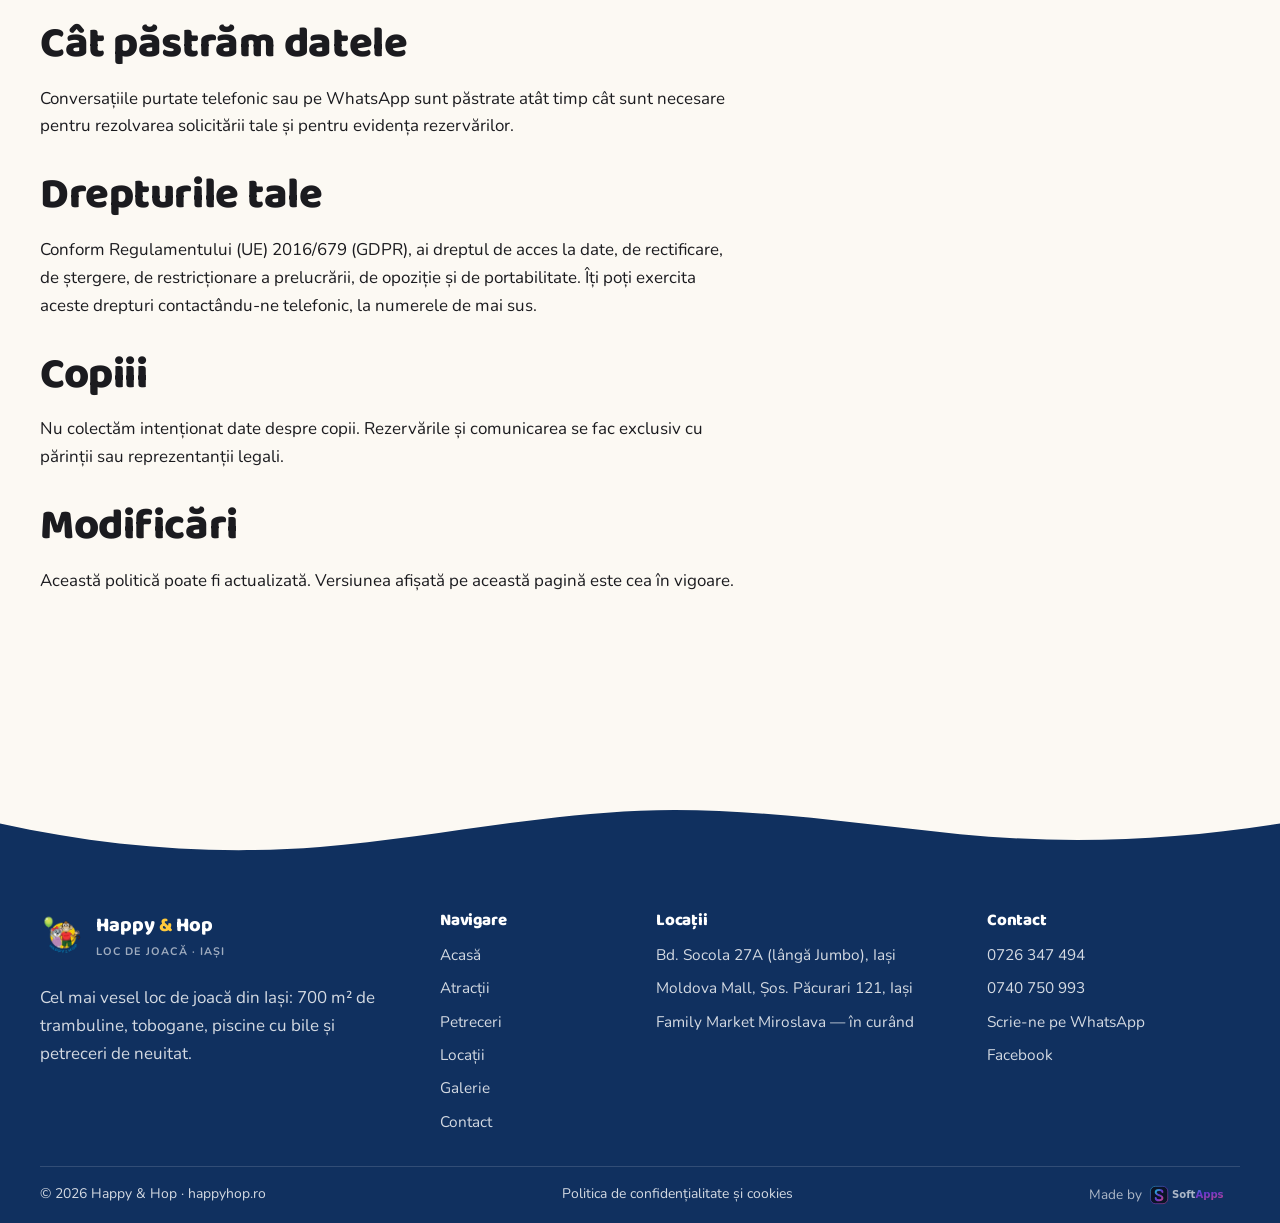
<file: politica-confidentialitate.html>
<!DOCTYPE html>
<html lang="ro">
<head>
<meta charset="utf-8">
<meta name="viewport" content="width=device-width, initial-scale=1">
<title>Politica de confidențialitate și cookies | Happy & Hop</title>
<meta name="description" content="Cum tratăm datele personale și ce servicii externe folosește site-ul happyhop.ro.">
<link rel="canonical" href="https://happyhop.ro/politica-confidentialitate.html">
<meta name="theme-color" content="#1863DC">
<script>document.documentElement.className += " js";</script>

<meta property="og:type" content="website">
<meta property="og:locale" content="ro_RO">
<meta property="og:site_name" content="Happy &amp; Hop">
<meta property="og:title" content="Politica de confidențialitate și cookies | Happy & Hop">
<meta property="og:description" content="Cum tratăm datele personale și ce servicii externe folosește site-ul happyhop.ro.">
<meta property="og:url" content="https://happyhop.ro/politica-confidentialitate.html">
<meta property="og:image" content="https://happyhop.ro/assets/brand/og-image.jpg">
<meta name="twitter:card" content="summary_large_image">

<link rel="icon" href="assets/brand/favicon.png" type="image/png">
<link rel="apple-touch-icon" href="assets/brand/apple-touch-icon.png">

<link rel="preconnect" href="https://fonts.googleapis.com">
<link rel="preconnect" href="https://fonts.gstatic.com" crossorigin>
<link rel="stylesheet" href="https://fonts.googleapis.com/css2?family=Baloo+2:wght@600;700;800&family=Nunito:wght@400;600;700&display=swap">
<link rel="stylesheet" href="css/base.css?v=6bb612c7">
<link rel="stylesheet" href="css/site.css?v=e37272ff">

</head>
<body>
<svg xmlns="http://www.w3.org/2000/svg" style="display:none" aria-hidden="true" focusable="false"><symbol id="i-close" viewBox="0 0 24 24" fill="none" stroke="currentColor" stroke-width="2" stroke-linecap="round"><path d="M6 6l12 12M18 6L6 18"/></symbol><symbol id="i-menu" viewBox="0 0 24 24" fill="none" stroke="currentColor" stroke-width="2" stroke-linecap="round"><path d="M4 7h16M4 12h16M4 17h16"/></symbol><symbol id="i-phone" viewBox="0 0 24 24" fill="none" stroke="currentColor" stroke-width="1.8" stroke-linecap="round" stroke-linejoin="round"><path d="M6.6 3.5h-2A1.6 1.6 0 0 0 3 5.1C3 13.9 10.1 21 18.9 21a1.6 1.6 0 0 0 1.6-1.6v-2a1.1 1.1 0 0 0-.85-1.07l-3.2-.73a1.1 1.1 0 0 0-1.16.47l-.85 1.28a12.6 12.6 0 0 1-5.31-5.31l1.28-.85a1.1 1.1 0 0 0 .47-1.16l-.73-3.2A1.1 1.1 0 0 0 6.6 3.5Z"/></symbol><symbol id="i-shield" viewBox="0 0 24 24" fill="none" stroke="currentColor" stroke-width="1.7" stroke-linecap="round" stroke-linejoin="round"><path d="M12 2.8 4.5 6v6c0 4.4 3.1 8.2 7.5 9.3 4.4-1.1 7.5-4.9 7.5-9.3V6L12 2.8Z"/><path d="m8.8 12 2.2 2.2 4.2-4.4"/></symbol><symbol id="i-wa" viewBox="0 0 24 24" fill="currentColor"><path d="M17.47 14.38c-.3-.15-1.76-.87-2.03-.97-.27-.1-.47-.15-.67.15-.2.3-.77.97-.94 1.16-.17.2-.35.22-.64.08-.3-.15-1.26-.47-2.39-1.48-.88-.79-1.48-1.76-1.66-2.06-.17-.3-.02-.46.13-.6.14-.14.3-.35.45-.53.15-.17.2-.3.3-.5.1-.2.05-.37-.03-.52-.07-.15-.67-1.61-.91-2.2-.24-.58-.49-.5-.67-.51h-.57c-.2 0-.52.07-.8.37-.27.3-1.04 1.02-1.04 2.48s1.07 2.87 1.22 3.07c.15.2 2.1 3.2 5.08 4.49.7.3 1.26.49 1.69.62.71.23 1.36.2 1.87.12.57-.09 1.76-.72 2-1.41.25-.7.25-1.29.18-1.42-.08-.12-.27-.2-.57-.34m-5.42 7.4a9.87 9.87 0 0 1-5.03-1.38l-.36-.21-3.74.98 1-3.65-.24-.37a9.86 9.86 0 0 1-1.51-5.26c0-5.45 4.44-9.88 9.89-9.88 2.64 0 5.12 1.03 6.99 2.9a9.82 9.82 0 0 1 2.89 6.99c0 5.45-4.43 9.88-9.89 9.88m8.41-18.3A11.82 11.82 0 0 0 12.05 0C5.5 0 .16 5.34.16 11.89c0 2.1.55 4.14 1.59 5.95L.06 24l6.3-1.65a11.88 11.88 0 0 0 5.69 1.45c6.55 0 11.89-5.34 11.89-11.89 0-3.18-1.24-6.17-3.48-8.42Z"/></symbol></svg>

  <a class="skip-link" href="#main">Sari la conținut</a>

  <header class="site-header">
    <div class="container site-header__inner">
      <a class="brand" href="index.html">
        <img src="assets/brand/logo-104.png" alt="" width="46" height="46">
        <span>
          <span class="brand__name">Happy&nbsp;<span>&amp;</span>&nbsp;Hop</span>
          <span class="brand__tag">Loc de joacă · Iași</span>
        </span>
      </a>

      <nav class="nav" aria-label="Navigare principală">
        <ul>
          <li><a href="index.html">Acasă</a></li>
          <li><a href="atractii.html">Atracții</a></li>
          <li><a href="petreceri.html">Petreceri</a></li>
          <li><a href="locatii.html">Locații</a></li>
          <li><a href="galerie.html">Galerie</a></li>
          <li><a href="contact.html">Contact</a></li>
        </ul>
      </nav>

      <a class="btn btn--primary btn--sm header-cta" href="tel:0726347494"><svg aria-hidden="true"><use href="#i-phone"></use></svg><span>0726 347 494</span></a>

      <button class="nav-toggle" type="button" data-nav-toggle aria-expanded="false" aria-controls="mobile-panel">
        <span class="sr-only">Deschide meniul</span><svg aria-hidden="true"><use href="#i-menu"></use></svg>
      </button>
    </div>
  </header>

  <div class="mobile-panel" id="mobile-panel" role="dialog" aria-modal="true" aria-label="Meniu principal" hidden>
    <div class="mobile-panel__top">
      <a class="brand" href="index.html">
        <img src="assets/brand/logo-104.png" alt="" width="46" height="46">
        <span class="brand__name">Happy&nbsp;<span>&amp;</span>&nbsp;Hop</span>
      </a>
      <button class="nav-toggle" type="button" data-nav-close>
        <span class="sr-only">Închide meniul</span><svg aria-hidden="true"><use href="#i-close"></use></svg>
      </button>
    </div>
    <nav aria-label="Navigare mobilă">
      <ul>
        <li><a href="index.html">Acasă</a></li>
          <li><a href="atractii.html">Atracții</a></li>
          <li><a href="petreceri.html">Petreceri</a></li>
          <li><a href="locatii.html">Locații</a></li>
          <li><a href="galerie.html">Galerie</a></li>
          <li><a href="contact.html">Contact</a></li>
      </ul>
    </nav>
    <div class="mobile-panel__cta">
      <a class="btn btn--primary btn--block" href="tel:0726347494"><svg aria-hidden="true"><use href="#i-phone"></use></svg> Sună acum</a>
      <a class="btn btn--wa btn--block" href="https://wa.me/40726347494?text=Bun%C4%83%20ziua!%20A%C8%99%20dori%20informa%C8%9Bii%20despre%20Happy%20%26%20Hop." target="_blank" rel="noopener"><svg aria-hidden="true"><use href="#i-wa"></use></svg> WhatsApp</a>
    </div>
  </div>

  <main id="main">

    <section class="page-head">
      <div class="container">
        <span class="eyebrow"><svg aria-hidden="true"><use href="#i-shield"></use></svg> Legal</span>
        <h1>Politica de confidențialitate și cookies</h1>
        <p>Cum tratăm datele tale atunci când ne contactezi sau vizitezi acest site.</p>
      </div>
      <div class="page-head__wave" aria-hidden="true">
        <svg viewBox="0 0 1440 60" preserveAspectRatio="none"><path d="M0 60V24c140-20 280-26 420-14s280 30 420 26 280-26 420-30 180 6 180 6v48Z"/></svg>
      </div>
    </section>

    <section class="section">
      <div class="container">
        <div class="prose">
          <h2>Cine suntem</h2>
          <p>Acest site prezintă locurile de joacă pentru copii Happy&nbsp;&amp;&nbsp;Hop din Iași și serviciile de organizare a petrecerilor aniversare. Ne poți contacta telefonic la <a href="tel:0726347494">0726 347 494</a> sau <a href="tel:0740750993">0740 750 993</a>.</p>

          <h2>Ce date colectăm</h2>
          <p>Site-ul este static și nu stochează date pe server. Nu folosim conturi, coșuri de cumpărături sau formulare care salvează informații.</p>
          <ul>
            <li><strong>Formularul de contact</strong> — datele introduse (nume, subiect, mesaj) nu sunt trimise către acest site. Ele sunt folosite doar pentru a compune un mesaj pe care îl trimiți tu, din aplicația WhatsApp instalată pe dispozitivul tău.</li>
            <li><strong>Apeluri telefonice și mesaje WhatsApp</strong> — atunci când ne contactezi, primim numărul tău de telefon și conținutul mesajului, pe care le folosim exclusiv pentru a-ți răspunde și, dacă e cazul, pentru a organiza rezervarea.</li>
          </ul>

          <h2>Cookies</h2>
          <p>Site-ul nu instalează cookies proprii și nu folosește instrumente de analiză a traficului. Singura excepție este harta Google de pe paginile locațiilor, care poate seta cookies Google în momentul în care se încarcă. Fonturile sunt încărcate de la Google Fonts, ceea ce presupune o cerere către serverele Google, care poate înregistra adresa IP a vizitatorului, conform politicii proprii de confidențialitate.</p>

          <h2>Servicii externe</h2>
          <ul>
            <li><strong>WhatsApp</strong> (Meta) — pentru conversațiile inițiate de tine prin butoanele de pe site.</li>
            <li><strong>Google Maps</strong> — harta de pe paginile locațiilor este încărcată direct de la Google, printr-un cadru integrat. Când ajungi cu derularea la ea, browserul tău face o cerere către serverele Google, care poate înregistra adresa IP și poate seta cookies proprii, conform politicii Google. Același lucru se întâmplă când apeși pe „Deschide în Google Maps”.</li>
            <li><strong>Facebook</strong> (Meta) — doar ca link către pagina noastră. Nu avem pixel de urmărire și niciun conținut Facebook încărcat în site.</li>
            <li><strong>Google Fonts</strong> — pentru fonturile afișate în pagină.</li>
          </ul>

          <h2>Cât păstrăm datele</h2>
          <p>Conversațiile purtate telefonic sau pe WhatsApp sunt păstrate atât timp cât sunt necesare pentru rezolvarea solicitării tale și pentru evidența rezervărilor.</p>

          <h2>Drepturile tale</h2>
          <p>Conform Regulamentului (UE) 2016/679 (GDPR), ai dreptul de acces la date, de rectificare, de ștergere, de restricționare a prelucrării, de opoziție și de portabilitate. Îți poți exercita aceste drepturi contactându-ne telefonic, la numerele de mai sus.</p>

          <h2>Copiii</h2>
          <p>Nu colectăm intenționat date despre copii. Rezervările și comunicarea se fac exclusiv cu părinții sau reprezentanții legali.</p>

          <h2>Modificări</h2>
          <p>Această politică poate fi actualizată. Versiunea afișată pe această pagină este cea în vigoare.</p>
        </div>
      </div>
    </section>

  </main>

  <footer class="site-footer">
    <div class="site-footer__wave" aria-hidden="true">
      <svg viewBox="0 0 1440 60" preserveAspectRatio="none"><path d="M0 60V22c120 22 240 30 360 22s240-30 360-34 240 12 360 22 240 6 360-10v38Z"/></svg>
    </div>
    <div class="container">
      <div class="site-footer__grid">
        <div>
          <a class="brand" href="index.html">
            <img src="assets/brand/logo-104.png" alt="" width="52" height="52">
            <span>
              <span class="brand__name">Happy&nbsp;<span>&amp;</span>&nbsp;Hop</span>
              <span class="brand__tag">Loc de joacă · Iași</span>
            </span>
          </a>
          <p style="margin-top:1rem;max-width:34ch">Cel mai vesel loc de joacă din Iași: 700&nbsp;m² de trambuline, tobogane, piscine cu bile și petreceri de neuitat.</p>
        </div>

        <div>
          <h3>Navigare</h3>
          <ul class="footer-list">
            <li><a href="index.html">Acasă</a></li>
            <li><a href="atractii.html">Atracții</a></li>
            <li><a href="petreceri.html">Petreceri</a></li>
            <li><a href="locatii.html">Locații</a></li>
            <li><a href="galerie.html">Galerie</a></li>
            <li><a href="contact.html">Contact</a></li>
          </ul>
        </div>

        <div>
          <h3>Locații</h3>
          <ul class="footer-list">
            <li><a href="loc-de-joaca-socola.html">Bd. Socola 27A (lângă Jumbo), Iași</a></li>
            <li><a href="loc-de-joaca-moldova-mall.html">Moldova Mall, Șos. Păcurari 121, Iași</a></li>
            <li><a href="loc-de-joaca-miroslava.html">Family Market Miroslava — în curând</a></li>
          </ul>
        </div>

        <div>
          <h3>Contact</h3>
          <ul class="footer-list">
            <li><a href="tel:0726347494">0726 347 494</a></li>
            <li><a href="tel:0740750993">0740 750 993</a></li>
            <li><a href="https://wa.me/40726347494?text=Bun%C4%83%20ziua!%20A%C8%99%20dori%20informa%C8%9Bii%20despre%20Happy%20%26%20Hop." target="_blank" rel="noopener">Scrie-ne pe WhatsApp</a></li>
            <li><a href="https://www.facebook.com/people/Happy-si-Hop/100064721647929/" target="_blank" rel="noopener">Facebook</a></li>
          </ul>
        </div>
      </div>

      <div class="site-footer__bottom">
        <p>© <span data-year>2026</span> Happy&nbsp;&amp;&nbsp;Hop · happyhop.ro</p>
        <p><a href="politica-confidentialitate.html">Politica de confidențialitate și cookies</a></p>
        <p class="footer-madeby">
          <a href="https://softsapps.com" target="_blank" rel="noopener" aria-label="Made by SoftApps">
            <span class="madeby-label">Made by</span>
            <svg xmlns="http://www.w3.org/2000/svg" viewBox="0 0 380 100" role="img" aria-label="SoftApps">
              <defs>
                <linearGradient id="saLogo" x1="0" y1="0" x2="1" y2="1">
                  <stop offset="0" stop-color="#22d3ee" />
                  <stop offset="0.5" stop-color="#7c3aed" />
                  <stop offset="1" stop-color="#ec4899" />
                </linearGradient>
              </defs>
              <rect x="6" y="14" width="72" height="72" rx="20" fill="#0a0e1a" />
              <rect x="6" y="14" width="72" height="72" rx="20" fill="none" stroke="url(#saLogo)" stroke-width="2.5" />
              <path d="M56 38 C56 31 49 29 42 29 C34 29 28 32 28 39 C28 47 37 49 42 51 C47 53 56 55 56 63 C56 70 48 72 42 72 C35 72 28 70 28 62" fill="none" stroke="url(#saLogo)" stroke-width="8" stroke-linecap="round" />
              <text x="96" y="62" font-family="system-ui, sans-serif" font-size="42" font-weight="700" fill="currentColor">Soft<tspan fill="url(#saLogo)">Apps</tspan></text>
            </svg>
          </a>
        </p>
      </div>
    </div>
  </footer>

  <a class="float-wa" href="https://wa.me/40726347494?text=Bun%C4%83%20ziua!%20A%C8%99%20dori%20informa%C8%9Bii%20despre%20Happy%20%26%20Hop." target="_blank" rel="noopener" aria-label="Scrie-ne pe WhatsApp"><svg aria-hidden="true"><use href="#i-wa"></use></svg></a>

  <div class="mobile-bar">
    <a class="btn btn--primary" href="tel:0726347494"><svg aria-hidden="true"><use href="#i-phone"></use></svg> Sună</a>
    <a class="btn btn--wa" href="https://wa.me/40726347494?text=Bun%C4%83%20ziua!%20A%C8%99%20dori%20informa%C8%9Bii%20despre%20Happy%20%26%20Hop." target="_blank" rel="noopener"><svg aria-hidden="true"><use href="#i-wa"></use></svg> WhatsApp</a>
  </div>

  <script src="js/site.js?v=68b2fbf1" defer></script>

</body>
</html>
</file>
<file: css/base.css>
/* ============================================================
   Happy & Hop — base.css
   Reset, design tokens, tipografie, utilitare.
   ============================================================ */

/* ---------- Reset ---------- */
*, *::before, *::after { box-sizing: border-box; }
* { margin: 0; }
html { -webkit-text-size-adjust: 100%; scroll-behavior: smooth; }
@media (prefers-reduced-motion: reduce) { html { scroll-behavior: auto; } }
body { min-height: 100svh; line-height: 1.65; -webkit-font-smoothing: antialiased; }
img, svg, video { display: block; max-width: 100%; }
/* <picture> doar alege sursa (AVIF/JPG): fara cutie proprie, ca regulile scrise pentru <img>
   (height: 100%, object-fit) sa se raporteze la containerul real, ca inainte. */
picture { display: contents; }
img { height: auto; }
input, button, textarea, select { font: inherit; color: inherit; }
button { background: none; border: 0; cursor: pointer; }
p, h1, h2, h3, h4, li { overflow-wrap: break-word; }
/* Reset pe toate listele, nu doar pe cele cu clasă: altfel un <ul> fără clasă
   moștenește indentarea de 40px a browserului (vezi lista din cardurile de preț).
   Listele care chiar vor buline (.prose ul) și-o cer înapoi explicit. */
ul, ol { list-style: none; padding: 0; }
a { color: inherit; }

/* ---------- Tokens ---------- */
:root {
  color-scheme: light;

  /* Brand */
  --hh-blue:   #1863DC;
  --hh-deep:   #0B4EB4;
  --hh-navy:   #10305F;
  --hh-sky:    #88D4F2;
  /* capatul deschis folosit sub text alb: contrast >= 4.5:1 cu #fff */
  --hh-blue-soft: #2A72E0;
  --hh-sky-soft:#E4F5FD;
  --hh-pink:   #FE9ACC;
  --hh-pink-soft:#FFEAF5;
  --hh-yellow: #FFC93C;
  --hh-yellow-soft:#FFF3D1;
  --hh-green:  #6FC24A;
  --hh-green-soft:#E8F7DF;
  --hh-orange: #FF7A45;

  /* Neutre */
  --hh-cream:  #FCF9F3;
  --hh-white:  #FFFFFF;
  --hh-ink:    #1B1B1F;
  --hh-muted:  #55566B;
  --hh-line:   #E7E3DA;
  --hh-error:  #C0261E;   /* 6.2:1 pe alb — trece AA */

  /* Tipografie */
  --font-display: "Baloo 2", "Trebuchet MS", "Segoe UI", system-ui, sans-serif;
  --font-body: "Nunito", system-ui, -apple-system, "Segoe UI", Roboto, sans-serif;

  --fs-hero:  clamp(2.4rem, 7.5vw, 4.6rem);
  --fs-h1:    clamp(2rem, 5.4vw, 3.4rem);
  --fs-h2:    clamp(1.7rem, 4.2vw, 2.7rem);
  --fs-h3:    clamp(1.2rem, 2.4vw, 1.5rem);
  --fs-lead:  clamp(1.02rem, 1.9vw, 1.22rem);
  --fs-body:  clamp(1rem, 1.5vw, 1.06rem);
  --fs-small: 0.92rem;

  /* Spațiere */
  --sp-1: .25rem; --sp-2: .5rem;  --sp-3: .75rem; --sp-4: 1rem;
  --sp-5: 1.5rem; --sp-6: 2rem;   --sp-7: 3rem;   --sp-8: 4rem;
  --section-y: clamp(3.5rem, 8vw, 6.5rem);

  /* Formă */
  --r-sm: 12px; --r-md: 20px; --r-lg: 32px; --r-xl: 44px; --r-pill: 999px;
  --shadow-sm: 0 2px 10px rgba(16, 48, 95, .07);
  --shadow-md: 0 10px 30px rgba(16, 48, 95, .10);
  --shadow-lg: 0 22px 55px rgba(16, 48, 95, .16);

  --container: 1200px;
  --header-h: 72px;
}

/* ---------- Bază ---------- */
body {
  font-family: var(--font-body);
  font-size: var(--fs-body);
  color: var(--hh-ink);
  background: var(--hh-cream);
  overflow-x: hidden;
}

h1, h2, h3, h4, .display {
  font-family: var(--font-display);
  font-weight: 800;
  line-height: 1.1;
  letter-spacing: -0.01em;
}
h1 { font-size: var(--fs-h1); }
h2 { font-size: var(--fs-h2); }
h3 { font-size: var(--fs-h3); }

::selection { background: var(--hh-yellow); color: var(--hh-ink); }

:where(a, button, input, textarea, summary, [tabindex]):focus-visible {
  outline: 3px solid var(--hh-blue);
  outline-offset: 3px;
  border-radius: 6px;
}

/* ---------- Layout utilitare ---------- */
.container { width: min(100% - 2.5rem, var(--container)); margin-inline: auto; }
@media (min-width: 768px) { .container { width: min(100% - 4rem, var(--container)); } }

.section { padding-block: var(--section-y); }
.section--tight { padding-block: clamp(2.5rem, 5vw, 4rem); }

.stack > * + * { margin-top: var(--sp-4); }
.text-center { text-align: center; }
.mx-auto { margin-inline: auto; }
.measure { max-width: 62ch; }
.measure-narrow { max-width: 48ch; }

.lead { font-size: var(--fs-lead); color: var(--hh-muted); }

.eyebrow {
  display: inline-flex; align-items: center; gap: .5rem;
  font-family: var(--font-display); font-weight: 700;
  font-size: .82rem; letter-spacing: .12em; text-transform: uppercase;
  color: var(--hh-deep);
  background: var(--hh-sky-soft);
  padding: .4rem .9rem; border-radius: var(--r-pill);
}
.eyebrow svg { width: 17px; height: 17px; flex: none; }
.eyebrow--pink { color: #B4306F; background: var(--hh-pink-soft); }
.eyebrow--yellow { color: #8A5A00; background: var(--hh-yellow-soft); }
.eyebrow--green { color: #3B6E1E; background: var(--hh-green-soft); }

.section-head { max-width: 60ch; margin-inline: auto; text-align: center; }
.section-head > * + * { margin-top: var(--sp-4); }

[id] { scroll-margin-top: calc(var(--header-h) + var(--sp-4)); }

.skip-link {
  position: absolute; left: var(--sp-4); top: var(--sp-4);
  transform: translateY(-200%);
  background: var(--hh-blue); color: #fff;
  padding: .7rem 1.1rem; border-radius: var(--r-pill);
  font-weight: 700; z-index: 200; transition: transform .18s ease;
}
.skip-link:focus { transform: translateY(0); }

.sr-only {
  position: absolute; width: 1px; height: 1px; padding: 0; margin: -1px;
  overflow: hidden; clip: rect(0 0 0 0); white-space: nowrap; border: 0;
}

/* ---------- Butoane ---------- */
.btn {
  display: inline-flex; align-items: center; justify-content: center; gap: .55rem;
  min-height: 50px; padding: .85rem 1.6rem;
  font-family: var(--font-display); font-weight: 700; font-size: 1.02rem;
  text-decoration: none; border-radius: var(--r-pill);
  transition: transform .18s ease, box-shadow .18s ease, background-color .18s ease;
  white-space: nowrap;
}
.btn svg { width: 20px; height: 20px; flex: none; }
.btn:hover { transform: translateY(-2px); }
.btn:active { transform: translateY(0); }

.btn--primary { background: var(--hh-blue); color: #fff; box-shadow: 0 8px 20px rgba(24,99,220,.32); }
.btn--primary:hover { background: var(--hh-deep); box-shadow: 0 12px 26px rgba(24,99,220,.42); }

.btn--sun { background: var(--hh-yellow); color: #4A3200; box-shadow: 0 8px 20px rgba(255,201,60,.42); }
.btn--sun:hover { background: #FFD662; }

.btn--wa { background: #25D366; color: #06381A; box-shadow: 0 8px 20px rgba(37,211,102,.35); }
.btn--wa:hover { background: #3ae07a; }

.btn--fb { background: #1877F2; color: #fff; box-shadow: 0 8px 20px rgba(24,119,242,.35); }
.btn--fb:hover { background: #0F63D2; box-shadow: 0 12px 26px rgba(24,119,242,.45); }

.btn--ghost { background: rgba(255,255,255,.16); color: #fff; border: 2px solid rgba(255,255,255,.75); backdrop-filter: blur(4px); }
.btn--ghost:hover { background: rgba(255,255,255,.28); }

.btn--outline { background: #fff; color: var(--hh-deep); border: 2px solid var(--hh-blue); }
.btn--outline:hover { background: var(--hh-sky-soft); }

.btn--sm { min-height: 42px; padding: .55rem 1.1rem; font-size: .95rem; }
.btn--block { width: 100%; }

/* ---------- Animație reveal ---------- */
.reveal { opacity: 0; transform: translateY(22px); transition: opacity .7s ease, transform .7s ease; }
.reveal.is-visible { opacity: 1; transform: none; }

@media (prefers-reduced-motion: reduce) {
  .reveal { opacity: 1; transform: none; transition: none; }
  *, *::before, *::after {
    animation-duration: .001ms !important; animation-iteration-count: 1 !important;
    transition-duration: .001ms !important;
  }
}
</file>
<file: css/site.css>
/* ============================================================
   Happy & Hop — site.css
   Componente, secțiuni, responsive (mobile-first).
   ============================================================ */

/* ============ HEADER ============ */
.site-header {
  position: sticky; top: 0; z-index: 60;
  background: rgba(255,255,255,.92);
  backdrop-filter: blur(10px);
  border-bottom: 1px solid var(--hh-line);
}
.site-header__inner {
  display: flex; align-items: center; justify-content: space-between; gap: var(--sp-4);
  min-height: var(--header-h);
}
.brand { display: inline-flex; align-items: center; gap: .6rem; text-decoration: none; }
.brand img { width: 46px; height: 46px; object-fit: contain; }
.brand__name {
  font-family: var(--font-display); font-weight: 800; font-size: 1.25rem;
  line-height: 1; color: var(--hh-blue);
}
.brand__name span { color: var(--hh-pink); }
.brand__tag { display: block; font-family: var(--font-body); font-size: .68rem; font-weight: 700;
  letter-spacing: .1em; text-transform: uppercase; color: var(--hh-muted); margin-top: 3px; }

.nav { display: none; }
.nav ul { display: flex; align-items: center; gap: .3rem; list-style: none; padding: 0; }
.nav a {
  display: inline-block; padding: .55rem .8rem; border-radius: var(--r-pill);
  text-decoration: none; font-weight: 700; color: var(--hh-ink);
  transition: background-color .15s ease, color .15s ease;
}
.nav a:hover { background: var(--hh-sky-soft); color: var(--hh-deep); }
.nav a[aria-current="page"] { background: var(--hh-blue); color: #fff; }

.header-cta { display: none; }

.nav-toggle {
  display: inline-flex; align-items: center; justify-content: center;
  width: 48px; height: 48px; border-radius: var(--r-sm);
  background: var(--hh-sky-soft); color: var(--hh-deep);
}
.nav-toggle svg { width: 26px; height: 26px; }

.mobile-panel {
  position: fixed; inset: 0; z-index: 90;
  background: var(--hh-cream);
  padding: var(--sp-5) var(--sp-5) calc(var(--sp-6) + env(safe-area-inset-bottom));
  display: flex; flex-direction: column; gap: var(--sp-5);
  overflow-y: auto;
}
.mobile-panel[hidden] { display: none; }
.mobile-panel__top { display: flex; align-items: center; justify-content: space-between; }
.mobile-panel nav ul { display: flex; flex-direction: column; gap: .35rem; list-style: none; padding: 0; }
.mobile-panel nav a {
  display: block; padding: .95rem 1.1rem; border-radius: var(--r-md);
  background: #fff; box-shadow: var(--shadow-sm);
  font-family: var(--font-display); font-weight: 700; font-size: 1.18rem;
  text-decoration: none;
}
.mobile-panel nav a[aria-current="page"] { background: var(--hh-blue); color: #fff; }
.mobile-panel__cta { display: grid; gap: .6rem; }
body.is-locked { overflow: hidden; }

/* ============ HERO ============ */
.hero { position: relative; isolation: isolate; overflow: hidden; background: var(--hh-navy); }
.hero__media { position: absolute; inset: 0; z-index: -2; }
.hero__media img { width: 100%; height: 100%; object-fit: cover; }
.hero::after {
  content: ""; position: absolute; inset: 0; z-index: -1;
  background:
    linear-gradient(180deg, rgba(11,40,80,.86) 0%, rgba(11,52,110,.72) 45%, rgba(24,99,220,.82) 100%);
}
.hero__inner {
  position: relative; z-index: 1;   /* textul trece peste baloane, nu invers */
  padding-block: clamp(3.5rem, 12vw, 7rem) clamp(5rem, 14vw, 8rem);
  color: #fff; max-width: 44rem;
}
.hero__inner > * + * { margin-top: var(--sp-5); }
.hero h1 { font-size: var(--fs-hero); color: #fff; text-shadow: 0 3px 24px rgba(0,0,0,.28); }
.hero h1 .hl { color: var(--hh-yellow); }
.hero p { font-size: var(--fs-lead); color: rgba(255,255,255,.94); max-width: 40ch; }
.hero__badge {
  display: inline-flex; align-items: center; gap: .5rem;
  background: rgba(255,255,255,.16); border: 1px solid rgba(255,255,255,.35);
  color: #fff; padding: .45rem 1rem; border-radius: var(--r-pill);
  font-weight: 700; font-size: .88rem; backdrop-filter: blur(4px);
}
.hero__badge svg { width: 17px; height: 17px; }
.hero__badge .dot { width: 9px; height: 9px; border-radius: 50%; background: var(--hh-green); box-shadow: 0 0 0 4px rgba(111,194,74,.28); }
.hero__actions { display: flex; flex-wrap: wrap; gap: .8rem; }
/* cele trei locatii, una sub alta */
.hero__facts { display: grid; gap: .55rem; font-size: .95rem; color: #fff; }
/* icoana pe prima coloana; numele si programul curg impreuna pe a doua,
   ca la rupere de rand programul sa ramana aliniat sub nume, nu sub icoana */
.hero__facts li { display: flex; align-items: baseline; gap: .5rem; }
.hero__facts svg { width: 18px; height: 18px; color: var(--hh-yellow); flex: none; transform: translateY(3px); }
.hero__facts a { font-weight: 700; text-decoration: none; border-bottom: 1px solid rgba(255,255,255,.45); }
.hero__facts a:hover { border-bottom-color: #fff; }
.hero__facts li > span { color: #fff; }
.hero__facts li > span > span { color: rgba(255,255,255,.85); font-weight: 600; white-space: nowrap; }

.hero__wave { position: absolute; left: 0; right: 0; bottom: -1px; z-index: 1; line-height: 0; pointer-events: none; }
.hero__wave svg { width: 100%; height: clamp(40px, 6vw, 80px); display: block; }
.hero__wave path { fill: var(--hh-cream); }

/* baloane plutitoare */
.floaty { position: absolute; z-index: 0; pointer-events: none; opacity: .85; }
.floaty svg { width: 100%; height: auto; }
.floaty--1 { width: 62px; right: 6%;  top: 14%; animation: bob 7s ease-in-out infinite; }
.floaty--2 { width: 46px; right: 18%; top: 42%; animation: bob 9s ease-in-out infinite .8s; }
.floaty--3 { width: 38px; right: 3%;  top: 62%; animation: bob 8s ease-in-out infinite 1.6s; }
.floaty.is-paused { animation-play-state: paused; }
/* pe telefon textul ocupa toata latimea: balonul din mijloc ar sta peste paragraf */
@media (max-width: 639px) {
  .floaty--2 { display: none; }
  .floaty--1 { width: 44px; top: 6%; right: 4%; }
  .floaty--3 { width: 30px; top: auto; bottom: 14%; }
}

@keyframes bob { 0%,100% { transform: translateY(0) rotate(-3deg); } 50% { transform: translateY(-18px) rotate(3deg); } }

/* ============ STATS ============ */
.stats {
  display: grid; grid-template-columns: repeat(2, 1fr); gap: .8rem;
  background: #fff; border-radius: var(--r-lg); padding: var(--sp-5);
  box-shadow: var(--shadow-md); margin-top: calc(var(--sp-7) * -1); position: relative; z-index: 2;
}
.stat { text-align: center; padding: .5rem .3rem; }
.stat__num { font-family: var(--font-display); font-weight: 800; font-size: clamp(1.7rem, 5vw, 2.5rem); line-height: 1; color: var(--hh-blue); }
.stat__num sup { font-size: .5em; top: -.6em; }
.stat__label { font-size: .86rem; font-weight: 700; color: var(--hh-muted); margin-top: .35rem; }
.stat:nth-child(2) .stat__num { color: var(--hh-pink); }
.stat:nth-child(3) .stat__num { color: var(--hh-green); }
.stat:nth-child(4) .stat__num { color: var(--hh-orange); }

/* ============ SPLIT / COLLAGE ============ */
.split { display: grid; gap: clamp(2rem, 5vw, 4rem); align-items: center; }
.split__body > * + * { margin-top: var(--sp-4); }
.split--reverse .split__media { order: -1; }

.collage { position: relative; }
.collage__main { border-radius: var(--r-lg); overflow: hidden; box-shadow: var(--shadow-lg); }
.collage__main img { width: 100%; aspect-ratio: 4 / 5; object-fit: cover; }
.collage__side {
  position: absolute; right: -.6rem; bottom: -1.6rem; width: 46%;
  border-radius: var(--r-md); overflow: hidden;
  border: 6px solid var(--hh-cream); box-shadow: var(--shadow-md);
}
.collage__side img { width: 100%; aspect-ratio: 1 / 1; object-fit: cover; }
.collage__sticker {
  position: absolute; left: -.8rem; top: -1.2rem;
  background: var(--hh-yellow); color: #4A3200;
  font-family: var(--font-display); font-weight: 800; font-size: 1rem;
  padding: .7rem 1.1rem; border-radius: var(--r-pill);
  box-shadow: var(--shadow-md); transform: rotate(-6deg);
}

.checklist { display: grid; gap: .7rem; }
.checklist li { display: flex; gap: .7rem; align-items: flex-start; }
.checklist svg { width: 22px; height: 22px; flex: none; color: var(--hh-green); margin-top: .18rem; }

/* ============ CARDURI ATRACȚII ============ */
.grid-cards { display: grid; gap: var(--sp-4); grid-template-columns: 1fr; }
.grid-cards--two { max-width: 820px; margin-inline: auto; }
.card {
  background: #fff; border-radius: var(--r-lg); padding: var(--sp-5);
  box-shadow: var(--shadow-sm); border: 1px solid var(--hh-line);
  transition: transform .22s ease, box-shadow .22s ease;
  height: 100%;
}
.card:hover { transform: translateY(-5px); box-shadow: var(--shadow-md); }
.card h3 { margin-bottom: .4rem; }
.card p { color: var(--hh-muted); }
/* Card cu buton: butonul stă lipit de baza cardului, indiferent cât text e deasupra. */
.card--cta { display: flex; flex-direction: column; gap: var(--sp-3); }
.card--cta p { margin-bottom: var(--sp-2); }
.card--cta .btn { margin-top: auto; align-self: flex-start; }

.card__icon {
  width: 62px; height: 62px; border-radius: 20px;
  display: grid; place-items: center; margin-bottom: var(--sp-4);
  transition: transform .3s ease;
}
.card:hover .card__icon { transform: rotate(-8deg) scale(1.06); }
.card__icon svg { width: 34px; height: 34px; }
.i-sky   { background: var(--hh-sky-soft);    color: var(--hh-deep); }
.i-pink  { background: var(--hh-pink-soft);   color: #C43C82; }
.i-yellow{ background: var(--hh-yellow-soft); color: #A06A00; }
.i-green { background: var(--hh-green-soft);  color: #3F7A20; }
.i-blue  { background: #E6EDFB;               color: var(--hh-blue); }
.i-orange{ background: #FFE9E0;               color: #D2451C; }

/* ============ RECENZII ============ */
.review-card {
  background: #fff; border-radius: var(--r-lg); padding: var(--sp-5);
  box-shadow: var(--shadow-sm); border: 1px solid var(--hh-line);
  display: flex; flex-direction: column; gap: var(--sp-3);
}
.review-card__stars { display: flex; gap: 2px; color: var(--hh-yellow); }
.review-card__stars svg { width: 18px; height: 18px; fill: var(--hh-yellow); }
.review-card p { color: var(--hh-ink); font-size: .96rem; line-height: 1.6; }
.review-card__src { margin-top: auto; font-size: .82rem; font-weight: 700; color: var(--hh-muted); }

.reviews-slider__track {
  display: flex; gap: var(--sp-4); overflow-x: auto; scroll-snap-type: x mandatory;
  scrollbar-width: none; padding-bottom: 2px;
}
.reviews-slider__track::-webkit-scrollbar { display: none; }
.reviews-slider__track .review-card {
  flex: 0 0 85%; scroll-snap-align: start;
}
.reviews-slider__nav { display: flex; justify-content: center; gap: var(--sp-3); margin-top: var(--sp-5); }
.slider-btn {
  width: 48px; height: 48px; border-radius: 50%; flex: none;
  background: var(--hh-sky-soft); color: var(--hh-deep);
  display: grid; place-items: center; transition: background .2s ease, transform .2s ease;
}
.slider-btn:hover { background: var(--hh-blue); color: #fff; transform: translateY(-2px); }
.slider-btn svg { width: 22px; height: 22px; }
@media (min-width: 640px) { .reviews-slider__track .review-card { flex-basis: calc(50% - var(--sp-4) / 2); } }
@media (min-width: 1024px) { .reviews-slider__track .review-card { flex-basis: calc(33.333% - var(--sp-4) * 2 / 3); } }

/* ============ PANOU „DE CE" ============ */
.panel {
  background: linear-gradient(140deg, var(--hh-deep), var(--hh-blue) 55%, var(--hh-blue-soft));
  color: #fff; border-radius: var(--r-xl); padding: clamp(2rem, 5vw, 3.5rem);
  position: relative; overflow: hidden;
}
.panel::before {
  content: ""; position: absolute; width: 380px; height: 380px; border-radius: 50%;
  background: rgba(255,255,255,.10); right: -120px; top: -140px;
}
.panel::after {
  content: ""; position: absolute; width: 240px; height: 240px; border-radius: 50%;
  background: rgba(255,201,60,.16); left: -90px; bottom: -110px;
}
.panel > * { position: relative; z-index: 1; }
.panel h2 { color: #fff; }
.panel .eyebrow { background: rgba(255,255,255,.2); color: #fff; }
.reasons { display: grid; gap: var(--sp-4); margin-top: var(--sp-6); }
.reason { display: flex; gap: var(--sp-4); align-items: flex-start; }
.reason__badge {
  flex: none; width: 46px; height: 46px; border-radius: 14px;
  background: rgba(255,255,255,.18); display: grid; place-items: center;
  font-family: var(--font-display); font-weight: 800; font-size: 1.15rem;
}
.reason__badge svg { width: 24px; height: 24px; }
.reason h3 { font-size: 1.15rem; color: #fff; }
/* alb plin: 4.58:1 peste capatul deschis al gradientului (AA) */
.reason p { color: #fff; font-size: .98rem; }

/* ============ PACHETE / PREȚURI ============ */
.price-grid { display: grid; gap: var(--sp-5); }
.price-card {
  background: #fff; border: 2px solid var(--hh-line); border-radius: var(--r-lg);
  padding: var(--sp-6); display: flex; flex-direction: column; gap: var(--sp-4);
  box-shadow: var(--shadow-sm); position: relative;
}
.price-card--featured { border-color: var(--hh-pink); box-shadow: var(--shadow-md); }
.price-card__flag {
  position: absolute; top: -14px; left: 50%; transform: translateX(-50%);
  background: var(--hh-pink); color: #5C1338; font-family: var(--font-display); font-weight: 800;
  font-size: .82rem; letter-spacing: .04em; text-transform: uppercase;
  padding: .35rem 1rem; border-radius: var(--r-pill); white-space: nowrap;
}
.price-card__amount { font-family: var(--font-display); font-weight: 800; font-size: clamp(2.1rem, 6vw, 2.9rem); line-height: 1; color: var(--hh-blue); }
.price-card__amount small { font-size: .38em; font-weight: 700; color: var(--hh-muted); display: block; margin-top: .4rem; letter-spacing: .02em; }
.price-card--featured .price-card__amount { color: #C43C82; }
.price-card ul { display: grid; gap: .55rem; }
.price-card li { display: flex; gap: .6rem; align-items: flex-start; font-size: .98rem; }
.price-card li svg { width: 20px; height: 20px; flex: none; color: var(--hh-green); margin-top: .2rem; }
.price-card .btn { margin-top: auto; }

.note {
  display: flex; gap: .7rem; align-items: flex-start;
  background: var(--hh-yellow-soft); border-left: 5px solid var(--hh-yellow);
  padding: var(--sp-4); border-radius: var(--r-sm); font-size: .96rem;
}
.note svg { width: 22px; height: 22px; flex: none; color: #A06A00; margin-top: .1rem; }

/* pachete joacă (fără preț) */
.pass-card {
  background: #fff; border-radius: var(--r-lg); padding: var(--sp-5);
  border: 1px solid var(--hh-line); box-shadow: var(--shadow-sm);
  display: flex; flex-direction: column; gap: var(--sp-3); text-align: center; align-items: center;
}
.pass-card__icon { width: 56px; height: 56px; border-radius: 18px; display: grid; place-items: center; }
.pass-card__icon svg { width: 30px; height: 30px; }
.pass-card .btn { margin-top: auto; }

/* ============ LOCAȚII ============ */
.loc-card {
  background: #fff; border-radius: var(--r-lg); overflow: hidden;
  border: 1px solid var(--hh-line); box-shadow: var(--shadow-sm);
  display: grid;
}
.loc-card__media { position: relative; }
.loc-card__media img { width: 100%; aspect-ratio: 16 / 10; object-fit: cover; }
.loc-card__media--empty {
  aspect-ratio: 16 / 10;
  background: repeating-linear-gradient(45deg, var(--hh-sky-soft), var(--hh-sky-soft) 18px, #fff 18px, #fff 36px);
  display: grid; place-items: center; text-align: center; padding: var(--sp-5);
}
.loc-card__badge {
  position: absolute; top: var(--sp-4); left: var(--sp-4);
  background: var(--hh-green); color: #06330E; font-weight: 800; font-family: var(--font-display);
  font-size: .82rem; padding: .35rem .85rem; border-radius: var(--r-pill);
}
.loc-card__badge--soon { background: var(--hh-yellow); color: #4A3200; }
.loc-card__body { padding: var(--sp-5); display: flex; flex-direction: column; gap: var(--sp-3); }
.hours { display: grid; gap: .3rem; font-size: .96rem; }
.hours div { display: flex; justify-content: space-between; gap: var(--sp-4); padding: .35rem 0; border-bottom: 1px dashed var(--hh-line); }
.hours div:last-child { border-bottom: 0; }
.hours dt { color: var(--hh-muted); }
.hours dd { font-weight: 700; white-space: nowrap; }
.loc-card__actions { display: flex; flex-wrap: wrap; gap: .6rem; margin-top: auto; }

/* ============ HARTĂ ============ */
.map-embed {
  position: relative; aspect-ratio: 16 / 10;
  border-radius: var(--r-lg); overflow: hidden;
  border: 1px solid var(--hh-line); box-shadow: var(--shadow-md);
  background: var(--hh-sky-soft);
}
.map-embed iframe { position: absolute; inset: 0; width: 100%; height: 100%; border: 0; }
@media (min-width: 768px) { .map-embed { aspect-ratio: 21 / 9; } }

/* ============ GALERIE ============ */
.gallery { columns: 2; column-gap: var(--sp-3); }
.gallery button {
  display: block; width: 100%; margin-bottom: var(--sp-3); padding: 0;
  border-radius: var(--r-md); overflow: hidden; box-shadow: var(--shadow-sm);
  break-inside: avoid; position: relative; background: var(--hh-sky-soft);
  transition: transform .2s ease, box-shadow .2s ease;
}
.gallery button:hover { transform: translateY(-4px) rotate(-.6deg); box-shadow: var(--shadow-md); }
.gallery img { width: 100%; height: auto; }

.gallery-strip { display: grid; gap: var(--sp-3); grid-template-columns: repeat(2, 1fr); }
.gallery-strip a { display: block; border-radius: var(--r-md); overflow: hidden; box-shadow: var(--shadow-sm); transition: transform .2s ease, box-shadow .2s ease; }
.gallery-strip a:hover { transform: translateY(-4px) rotate(-.8deg); box-shadow: var(--shadow-md); }
.gallery-strip img { width: 100%; height: 100%; aspect-ratio: 1 / 1; object-fit: cover; }
@media (min-width: 640px) { .gallery-strip { grid-template-columns: repeat(3, 1fr); } }
@media (min-width: 1024px) {
  .gallery-strip { grid-template-columns: repeat(6, 1fr); }
  .gallery-strip--three { grid-template-columns: repeat(3, 1fr); }
}

body.is-locked .mobile-bar,
body.is-locked .float-wa { display: none; }

.lightbox {
  position: fixed; inset: 0; z-index: 120; display: none;
  align-items: center; justify-content: center;
  background: rgba(10, 22, 44, .93); padding: var(--sp-4);
}
.lightbox[open], .lightbox.is-open { display: flex; }
.lightbox img { max-width: min(96vw, 1100px); max-height: 82svh; border-radius: var(--r-md); object-fit: contain; }
.lightbox__cap { position: absolute; bottom: calc(var(--sp-5) + env(safe-area-inset-bottom)); left: 0; right: 0; text-align: center; color: #fff; font-size: .95rem; padding-inline: var(--sp-5); }
.lightbox__btn {
  position: absolute; width: 52px; height: 52px; border-radius: 50%;
  background: rgba(255,255,255,.16); color: #fff; display: grid; place-items: center;
  border: 1px solid rgba(255,255,255,.3);
}
.lightbox__btn:hover { background: rgba(255,255,255,.3); }
.lightbox__btn svg { width: 26px; height: 26px; }
.lightbox__close { top: var(--sp-4); right: var(--sp-4); }
.lightbox__prev { left: var(--sp-3); top: 50%; transform: translateY(-50%); }
.lightbox__next { right: var(--sp-3); top: 50%; transform: translateY(-50%); }

/* ============ BANDĂ CTA ============ */
.cta-band {
  background: linear-gradient(135deg, var(--hh-pink) 0%, #FFB3D8 45%, var(--hh-yellow) 100%);
  border-radius: var(--r-xl); padding: clamp(2.2rem, 6vw, 4rem);
  text-align: center; position: relative; overflow: hidden;
}
.cta-band > * { position: relative; z-index: 1; }
.cta-band::before {
  content: ""; position: absolute; inset: 0;
  background-image: radial-gradient(circle at 12% 20%, rgba(255,255,255,.5) 0 8px, transparent 9px),
                    radial-gradient(circle at 82% 30%, rgba(255,255,255,.45) 0 11px, transparent 12px),
                    radial-gradient(circle at 30% 82%, rgba(255,255,255,.4) 0 7px, transparent 8px),
                    radial-gradient(circle at 68% 74%, rgba(255,255,255,.5) 0 9px, transparent 10px);
}
.cta-band h2 { color: #4A2036; }
.cta-band p { color: #5C2B45; max-width: 52ch; margin-inline: auto; }
.cta-band__actions { display: flex; flex-wrap: wrap; gap: .8rem; justify-content: center; margin-top: var(--sp-5); }

/* ============ URMĂREȘTE-NE (Facebook) ============ */
.social-band {
  position: relative; overflow: hidden;
  background: linear-gradient(160deg, #EAF1FE 0%, #F7FAFF 55%, var(--hh-white) 100%);
  border: 1px solid #D8E4FA; border-radius: var(--r-xl);
  box-shadow: var(--shadow-sm);
  padding: clamp(1.8rem, 5vw, 3.2rem);
}
/* Bule decorative, în ton cu banda de CTA — pur ornamentale. */
.social-band::before {
  content: ""; position: absolute; inset: 0; pointer-events: none;
  background-image: radial-gradient(circle at 90% 12%, rgba(24,119,242,.10) 0 90px, transparent 91px),
                    radial-gradient(circle at 6% 88%, rgba(254,154,204,.16) 0 70px, transparent 71px);
}
.social-band > * { position: relative; z-index: 1; }
.social-band__head { text-align: center; max-width: 60ch; margin-inline: auto; }
.social-band__head > * + * { margin-top: var(--sp-4); }

.social-perks { display: grid; gap: var(--sp-4); margin-top: var(--sp-6); }
.social-perks li {
  display: flex; gap: var(--sp-4); align-items: flex-start;
  background: #fff; border: 1px solid var(--hh-line); border-radius: var(--r-lg);
  padding: var(--sp-4) var(--sp-5); box-shadow: var(--shadow-sm);
}
.social-perks__icon {
  width: 48px; height: 48px; border-radius: 16px; flex: none;
  display: grid; place-items: center;
}
.social-perks__icon svg { width: 26px; height: 26px; }
.social-perks h3 { font-size: 1.05rem; margin-bottom: .25rem; }
.social-perks p { color: var(--hh-muted); font-size: .96rem; }

.social-band__actions {
  display: flex; flex-wrap: wrap; gap: .8rem; justify-content: center; margin-top: var(--sp-6);
}

@media (min-width: 768px) {
  .social-perks { grid-template-columns: repeat(3, 1fr); }
  .social-perks li { flex-direction: column; gap: var(--sp-3); }
}

/* ============ FAQ ============ */
.faq { display: grid; gap: .8rem; max-width: 56rem; margin-inline: auto; }
.faq details {
  background: #fff; border: 1px solid var(--hh-line); border-radius: var(--r-md);
  padding: var(--sp-4) var(--sp-5); box-shadow: var(--shadow-sm);
}
.faq summary {
  cursor: pointer; font-family: var(--font-display); font-weight: 700; font-size: 1.08rem;
  list-style: none; display: flex; justify-content: space-between; gap: var(--sp-4); align-items: center;
}
.faq summary::-webkit-details-marker { display: none; }
.faq summary::after { content: "+"; font-size: 1.6rem; line-height: 1; color: var(--hh-blue); flex: none; }
.faq details[open] summary::after { content: "–"; }
.faq details[open] summary { margin-bottom: var(--sp-3); }
.faq p { color: var(--hh-muted); }

/* ============ FORMULAR ============ */
.form { display: grid; gap: var(--sp-4); }
.field { display: grid; gap: .4rem; }
.field label { font-weight: 700; font-size: .95rem; }
.field input, .field textarea, .field select {
  width: 100%; padding: .85rem 1rem; border-radius: var(--r-sm);
  border: 2px solid var(--hh-line); background: #fff;
  transition: border-color .15s ease;
}
.field input:focus, .field textarea:focus, .field select:focus { border-color: var(--hh-blue); outline-offset: 1px; }

/* Săgeata nativă a browserului stă lipită de marginea din dreapta și ignoră padding-ul.
   O înlocuim cu una desenată de noi, așezată la aceeași distanță ca textul. */
.field select {
  appearance: none; -webkit-appearance: none;
  padding-right: 3rem;
  background-image: url("data:image/svg+xml,%3Csvg%20xmlns%3D%27http%3A%2F%2Fwww.w3.org%2F2000%2Fsvg%27%20viewBox%3D%270%200%2024%2024%27%20fill%3D%27none%27%20stroke%3D%27%2355566B%27%20stroke-width%3D%272.2%27%20stroke-linecap%3D%27round%27%20stroke-linejoin%3D%27round%27%3E%3Cpath%20d%3D%27m6%209%206%206%206-6%27%2F%3E%3C%2Fsvg%3E");
  background-repeat: no-repeat;
  background-position: right 1rem center;
  background-size: 18px 18px;
}
.field textarea { min-height: 140px; resize: vertical; }
.field--check { display: flex; flex-wrap: wrap; gap: .6rem; align-items: flex-start; }
.field--check input { width: 20px; height: 20px; flex: none; margin-top: .25rem; accent-color: var(--hh-blue); }
.field--check label { font-weight: 500; font-size: .93rem; }
.form__hint { font-size: .88rem; color: var(--hh-muted); }

/* mesaje de validare proprii, în română (bulele native sunt dezactivate) */
.field__error {
  display: flex; align-items: flex-start; gap: .4rem;
  font-size: .88rem; font-weight: 700; color: var(--hh-error);
}
.field__error[hidden] { display: none; }
.field__error::before { content: "!"; flex: none;
  width: 18px; height: 18px; border-radius: 50%;
  background: var(--hh-error); color: #fff;
  font-size: .74rem; line-height: 18px; text-align: center;
}
.field--check .field__error { flex-basis: 100%; margin-top: .1rem; }
.field :is(input, textarea, select)[aria-invalid="true"] { border-color: var(--hh-error); }
.field--check input[aria-invalid="true"] { outline: 2px solid var(--hh-error); outline-offset: 2px; }

.contact-tile {
  background: #fff; border: 1px solid var(--hh-line); border-radius: var(--r-lg);
  padding: var(--sp-5); box-shadow: var(--shadow-sm); display: flex; gap: var(--sp-4); align-items: flex-start;
}
.contact-tile__icon { width: 48px; height: 48px; border-radius: 15px; display: grid; place-items: center; flex: none; }
.contact-tile__icon svg { width: 26px; height: 26px; }
.contact-tile a { font-weight: 700; color: var(--hh-deep); text-decoration: none; }
.contact-tile a:hover { text-decoration: underline; }

/* ============ FALLBACK FĂRĂ JS ============ */
/* Selectorii sunt mai specifici decât componentele (.form etc.), ca regula să câștige
   indiferent de ordinea în fișier. */
html:not(.js) .needs-js { display: none; }
html.js .no-js-fallback { display: none; }

/* ============ FOOTER ============ */
.site-footer { background: var(--hh-navy); color: rgba(255,255,255,.82); margin-top: var(--section-y); }
.site-footer__wave { line-height: 0; background: var(--hh-cream); }
.site-footer__wave svg { width: 100%; height: clamp(36px, 5vw, 64px); display: block; }
.site-footer__wave path { fill: var(--hh-navy); }
.site-footer__grid {
  display: grid; gap: var(--sp-6);
  padding-block: var(--sp-7) var(--sp-6);
}
.site-footer h3 { color: #fff; font-size: 1.05rem; margin-bottom: var(--sp-3); }
.site-footer a { color: rgba(255,255,255,.82); text-decoration: none; }
.site-footer a:hover { color: #fff; text-decoration: underline; }
.site-footer .brand__name { color: #fff; }
.site-footer .brand__name span { color: var(--hh-yellow); }
.site-footer .brand__tag { color: rgba(255,255,255,.6); }
.footer-list { display: grid; gap: .5rem; font-size: .96rem; }
.site-footer__bottom {
  border-top: 1px solid rgba(255,255,255,.14);
  padding-block: var(--sp-4) calc(var(--sp-4) + 76px);
  font-size: .87rem; display: flex; flex-wrap: wrap; gap: var(--sp-3); justify-content: space-between;
}
/* cu JS bara de jos se retrage cand apare footer-ul — nu mai trebuie loc pentru ea */
html.js .site-footer__bottom { padding-bottom: calc(var(--sp-4) + env(safe-area-inset-bottom)); }

/* semnătura autorului, aceleași reguli ca pe appointmentsapps.com */
.footer-madeby { opacity: .8; }
.footer-madeby a {
  display: inline-flex; align-items: center; gap: .45rem;
  color: inherit; text-decoration: none; transition: opacity .2s ease;
}
.footer-madeby a:hover { opacity: .7; }
.footer-madeby .madeby-label { font-size: .85rem; }
.footer-madeby svg { height: 24px; width: auto; }
/* fara JS butonul flotant de WhatsApp ramane peste footer, in dreapta-jos: ii lasam loc */
@media (min-width: 1024px) { html:not(.js) .footer-madeby { margin-right: 5rem; } }

/* ============ CTA FLOTANT / BARĂ MOBIL ============ */
.float-wa {
  position: fixed; right: 18px; bottom: calc(84px + env(safe-area-inset-bottom)); z-index: 70;
  width: 58px; height: 58px; border-radius: 50%;
  background: #25D366; color: #fff; display: grid; place-items: center;
  box-shadow: 0 10px 26px rgba(37,211,102,.45);
  transition: transform .2s ease, opacity .2s ease, visibility .2s;
}
.float-wa:hover { transform: scale(1.08); }
.float-wa svg { width: 32px; height: 32px; }

.mobile-bar {
  position: fixed; left: 0; right: 0; bottom: 0; z-index: 65;
  display: grid; grid-template-columns: 1fr 1fr; gap: .6rem;
  padding: .6rem .8rem calc(.6rem + env(safe-area-inset-bottom));
  background: rgba(255,255,255,.96); backdrop-filter: blur(10px);
  border-top: 1px solid var(--hh-line);
}
.mobile-bar .btn { min-height: 46px; font-size: .96rem; }
.mobile-bar { transition: transform .25s ease, visibility .25s; }

/* Cand pe ecran sunt deja butoane de contact (banda CTA, footer, pagina de contact),
   butoanele fixe se ascund: niciodata doua randuri de „Suna / WhatsApp" deodata. */
body.contact-in-view .mobile-bar { transform: translateY(110%); visibility: hidden; }
body.contact-in-view .float-wa { transform: scale(.5); opacity: 0; visibility: hidden; }

/* ============ PAGE HEAD (subpagini) ============ */
.page-head {
  position: relative; isolation: isolate; overflow: hidden;
  background: linear-gradient(140deg, var(--hh-deep), var(--hh-blue) 60%, var(--hh-blue-soft));
  color: #fff; padding-block: clamp(2.5rem, 7vw, 4.5rem) clamp(3.5rem, 8vw, 5.5rem);
}
.page-head::before {
  content: ""; position: absolute; width: 420px; height: 420px; border-radius: 50%;
  background: rgba(255,255,255,.10); right: -140px; top: -180px; z-index: -1;
}
.page-head h1 { color: #fff; }
.page-head p { color: #fff; font-size: var(--fs-lead); max-width: 56ch; }
.page-head > .container > * + * { margin-top: var(--sp-4); }
.page-head .eyebrow { background: rgba(255,255,255,.2); color: #fff; }
.page-head__wave { position: absolute; left: 0; right: 0; bottom: -1px; line-height: 0; }
.page-head__wave svg { width: 100%; height: clamp(34px, 5vw, 60px); display: block; }
.page-head__wave path { fill: var(--hh-cream); }

/* pagini de text (politică) */
.prose { max-width: 70ch; }
.prose > * + * { margin-top: var(--sp-4); }
.prose h2 { margin-top: var(--sp-6); }
.prose h3 { margin-top: var(--sp-5); }
.prose ul { padding-left: 1.3rem; list-style: disc; display: grid; gap: .4rem; }
.prose a { color: var(--hh-deep); }

/* ============ RESPONSIVE ============ */
@media (min-width: 560px) {
  .gallery { columns: 2; }
  .price-grid { grid-template-columns: 1fr; }
  .stats { grid-template-columns: repeat(4, 1fr); }
}

@media (min-width: 768px) {
  .grid-cards { grid-template-columns: repeat(2, 1fr); }
  /* exact doua carduri: doua coloane, blocul centrat in pagina (nu lipit la stanga) */
  .grid-cards--two { grid-template-columns: repeat(2, 1fr); }
  .reasons { grid-template-columns: repeat(2, 1fr); }
  .price-grid { grid-template-columns: repeat(2, 1fr); }
  .gallery { columns: 3; }
  .site-footer__grid { grid-template-columns: 1.6fr 1fr 1fr; }
  .split { grid-template-columns: 1fr 1fr; }
  .loc-card { grid-template-columns: 1fr 1fr; }
  .loc-card__media img, .loc-card__media--empty { height: 100%; aspect-ratio: auto; min-height: 260px; }
}

@media (max-width: 1023px) {
  /* pe mobil bara de jos are deja butonul de WhatsApp */
  .float-wa { display: none; }

  /* header care se ascunde la scroll in jos si reapare la scroll in sus */
  .site-header { transition: transform .28s ease; will-change: transform; }
  .site-header.is-hidden { transform: translateY(-100%); }
}

@media (max-width: 1023px) and (prefers-reduced-motion: reduce) {
  .site-header { transition: none; }
}

@media (min-width: 1024px) {
  .nav { display: block; }
  .header-cta { display: inline-flex; }
  .nav-toggle { display: none; }
  .mobile-bar { display: none; }
  .float-wa { bottom: 24px; right: 24px; }
  .site-footer__bottom { padding-bottom: var(--sp-5); }
  .grid-cards { grid-template-columns: repeat(3, 1fr); }
  .grid-cards--4 { grid-template-columns: repeat(4, 1fr); }
  .grid-cards--two { grid-template-columns: repeat(2, 1fr); }
  .split { grid-template-columns: 1.05fr 1fr; gap: 4.5rem; }
  .site-footer__grid { grid-template-columns: 1.6fr 0.8fr 1.3fr 1.1fr; }
  .loc-card { grid-template-columns: 0.9fr 1.1fr; }
}

@media (min-width: 1280px) {
  .gallery { columns: 4; }
}

/* landscape scurt pe mobil */
@media (max-height: 520px) and (orientation: landscape) {
  .hero__inner { padding-block: 2.5rem 4rem; }
  .floaty { display: none; }
}

@media print {
  .site-header, .mobile-bar, .float-wa, .hero__wave, .site-footer__wave { display: none !important; }
  body { background: #fff; }
}
</file>
